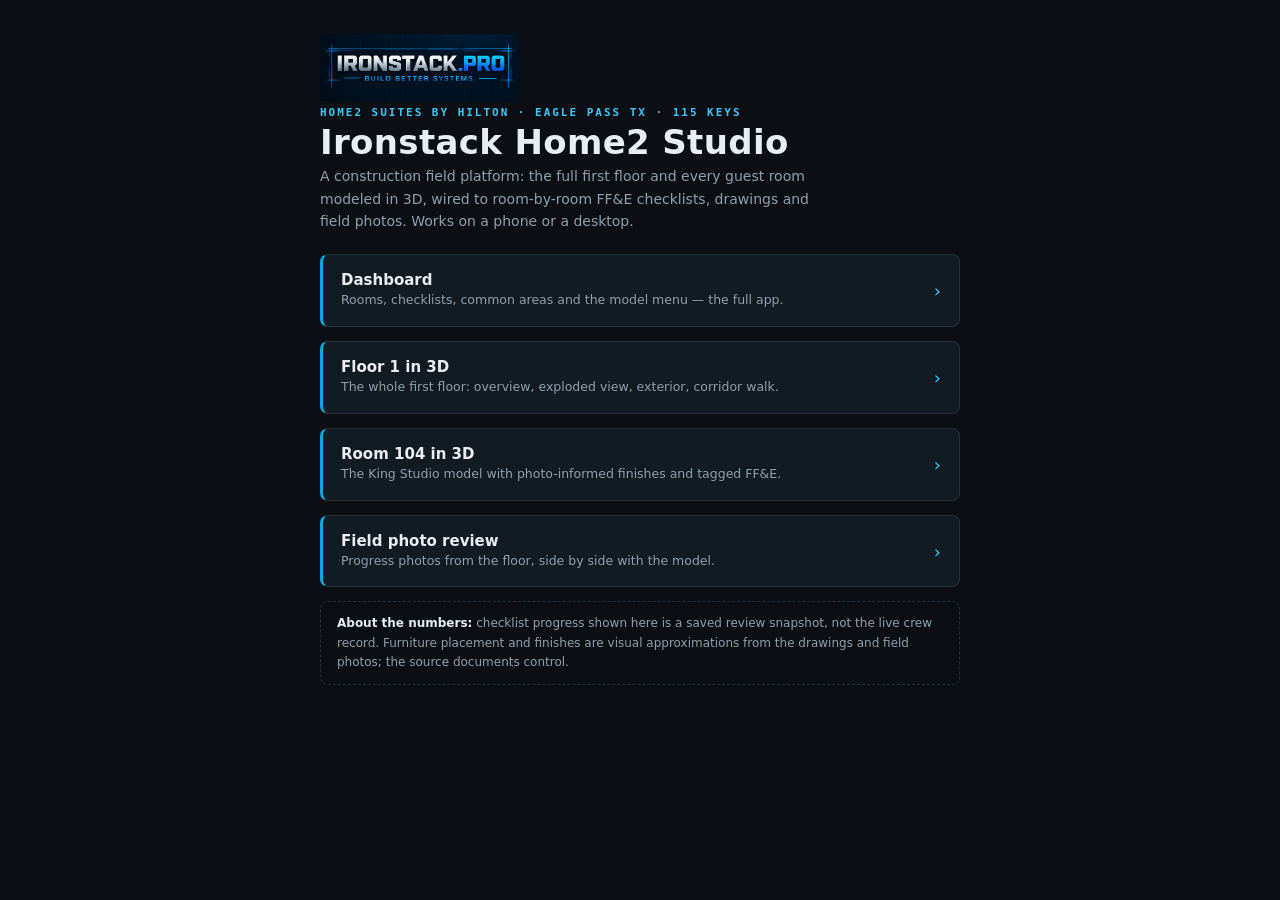
<file: index.html>
<!doctype html>
<html lang="en">
<head>
<meta charset="utf-8">
<meta name="viewport" content="width=device-width, initial-scale=1, viewport-fit=cover">
<meta name="theme-color" content="#0b0f13">
<title>Ironstack Home2 Studio</title>
<link rel="icon" href="brand/ironstack-icon.svg">
<link rel="manifest" href="manifest.webmanifest">
<link rel="apple-touch-icon" href="icons-app-180.png">
<meta name="apple-mobile-web-app-capable" content="yes">
<meta name="apple-mobile-web-app-status-bar-style" content="black-translucent">
<meta name="apple-mobile-web-app-title" content="Home2 Studio">
<style>
/* Layout: one narrow column — a site placard, then door cards into the app. */
:root{
  --bg:#0b0f13; --panel:#121a22; --ink:#e8eef3; --mut:#8fa0ad;
  --line:#243240; --cyan:#3fc6f5; --cyanhi:#02a9e0;
  color-scheme:dark;
}
body{background:var(--bg);color:var(--ink);font-family:"Segoe UI",system-ui,-apple-system,sans-serif;
  margin:0;padding:34px 18px calc(34px + env(safe-area-inset-bottom,0px))}
.wrap{max-width:640px;margin:0 auto;display:flex;flex-direction:column;gap:14px}
.brandrow{display:flex;align-items:center;gap:12px;margin-bottom:4px}
.brandrow img{width:200px;max-width:60vw;height:auto}
.kicker{font:600 11px/1.5 ui-monospace,Consolas,monospace;letter-spacing:.18em;color:var(--cyan);text-transform:uppercase}
h1{font-size:clamp(26px,5vw,34px);line-height:1.12;margin:2px 0 4px;letter-spacing:.01em;text-wrap:balance}
.sub{color:var(--mut);font-size:14px;line-height:1.6;margin:0 0 8px;max-width:56ch}
a.door{display:flex;align-items:center;gap:16px;padding:16px 18px;background:var(--panel);
  border:1px solid var(--line);border-left:3px solid var(--cyanhi);border-radius:8px;
  text-decoration:none;color:var(--ink)}
a.door:hover{border-color:var(--cyanhi)}
a.door:focus-visible{outline:2px solid var(--cyanhi);outline-offset:2px}
a.door b{display:block;font-size:15px;margin-bottom:2px}
a.door span{display:block;color:var(--mut);font-size:12.5px;line-height:1.5}
a.door .go{margin-left:auto;color:var(--cyan);font-size:18px;flex:none}
.note{border:1px dashed var(--line);border-radius:8px;padding:12px 16px;color:var(--mut);
  font-size:12px;line-height:1.6}
.note b{color:var(--ink);font-weight:600}
</style>
</head>
<body>
<div class="wrap">
  <div>
    <div class="brandrow"><img src="brand/ironstack-logo.png" alt="ironstack.pro — build better systems"></div>
    <div class="kicker">Home2 Suites by Hilton &middot; Eagle Pass TX &middot; 115 keys</div>
    <h1>Ironstack Home2 Studio</h1>
    <p class="sub">A construction field platform: the full first floor and every guest room
    modeled in 3D, wired to room-by-room FF&amp;E checklists, drawings and field photos.
    Works on a phone or a desktop.</p>
  </div>
  <a class="door" href="platform/index.html">
    <div><b>Dashboard</b><span>Rooms, checklists, common areas and the model menu &mdash; the full app.</span></div>
    <div class="go">&rsaquo;</div>
  </a>
  <a class="door" href="platform/index.html#/bim/floor1">
    <div><b>Floor 1 in 3D</b><span>The whole first floor: overview, exploded view, exterior, corridor walk.</span></div>
    <div class="go">&rsaquo;</div>
  </a>
  <a class="door" href="platform/room3d.html?room=104&amp;view=iso">
    <div><b>Room 104 in 3D</b><span>The King Studio model with photo-informed finishes and tagged FF&amp;E.</span></div>
    <div class="go">&rsaquo;</div>
  </a>
  <a class="door" href="review.html">
    <div><b>Field photo review</b><span>Progress photos from the floor, side by side with the model.</span></div>
    <div class="go">&rsaquo;</div>
  </a>
  <div class="note"><b>About the numbers:</b> checklist progress shown here is a saved
  review snapshot, not the live crew record. Furniture placement and finishes are
  visual approximations from the drawings and field photos; the source documents control.</div>
</div>
</body>
</html>
</file>
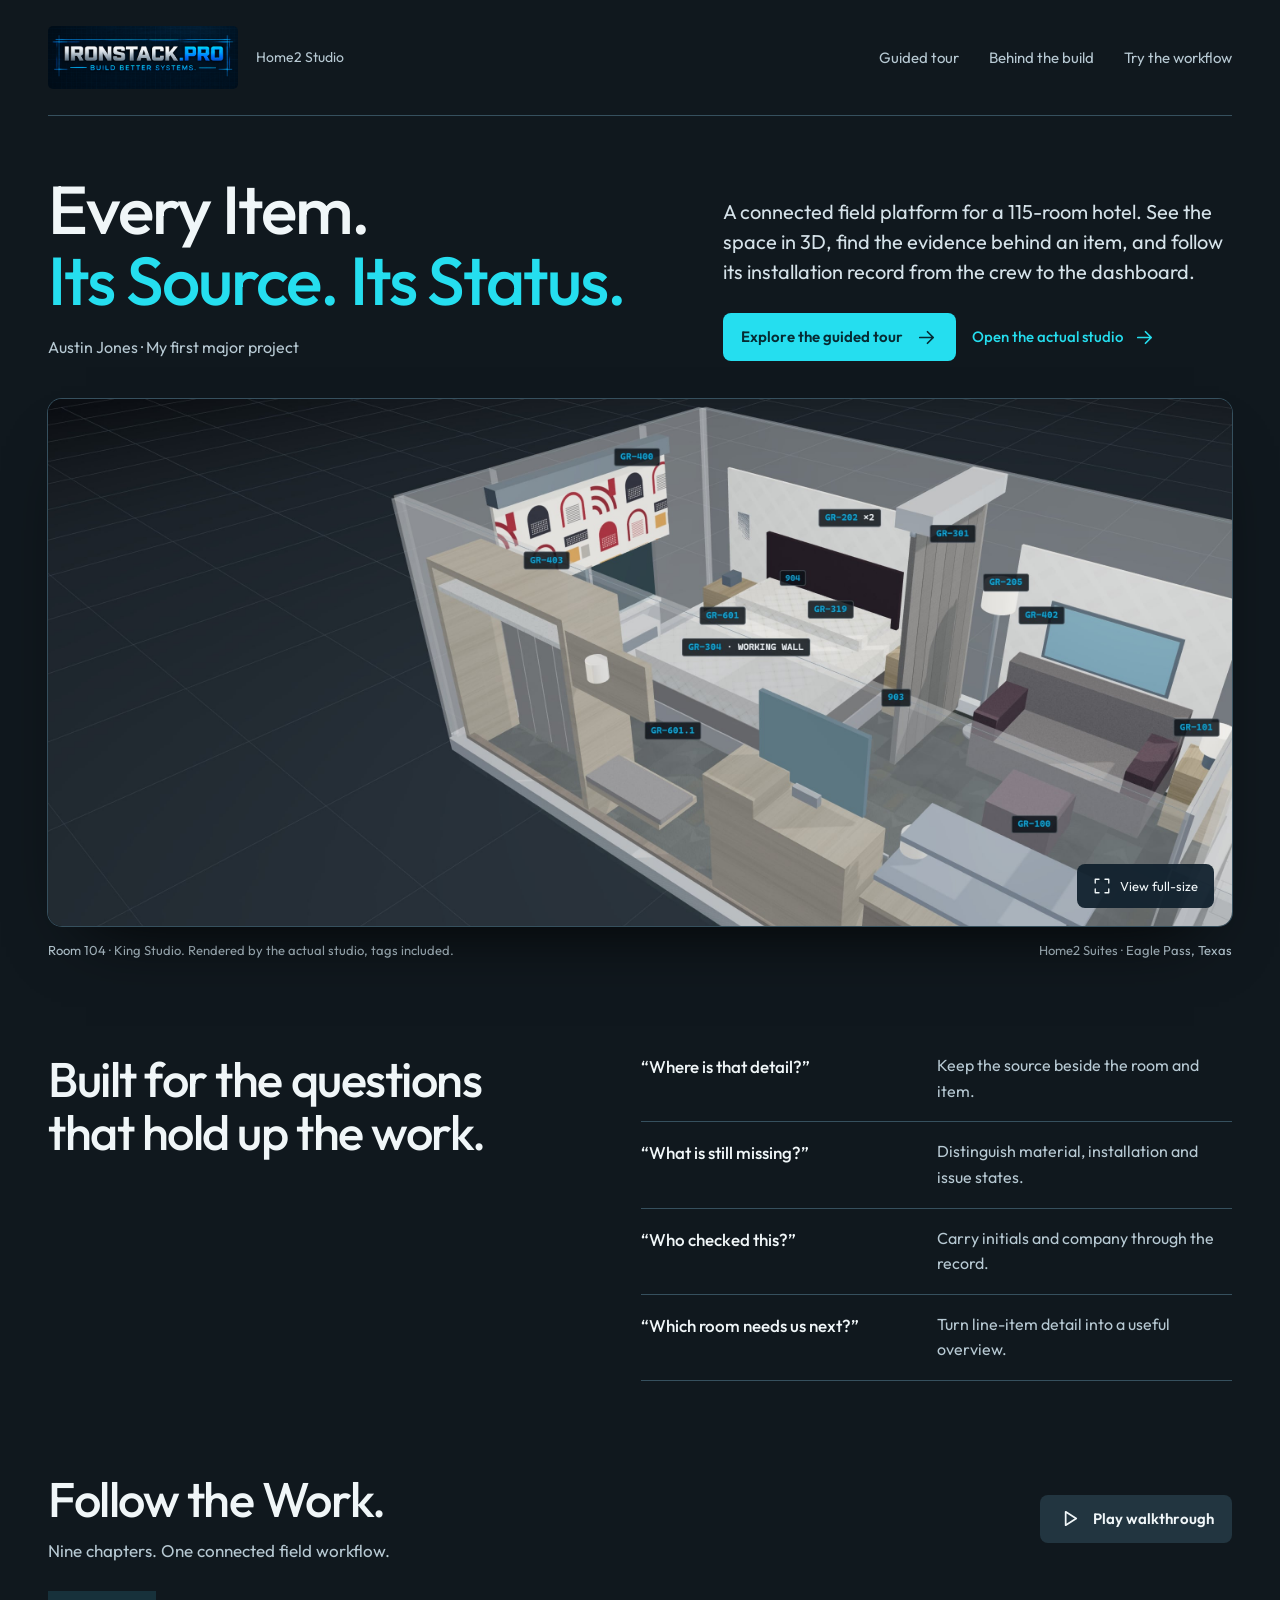
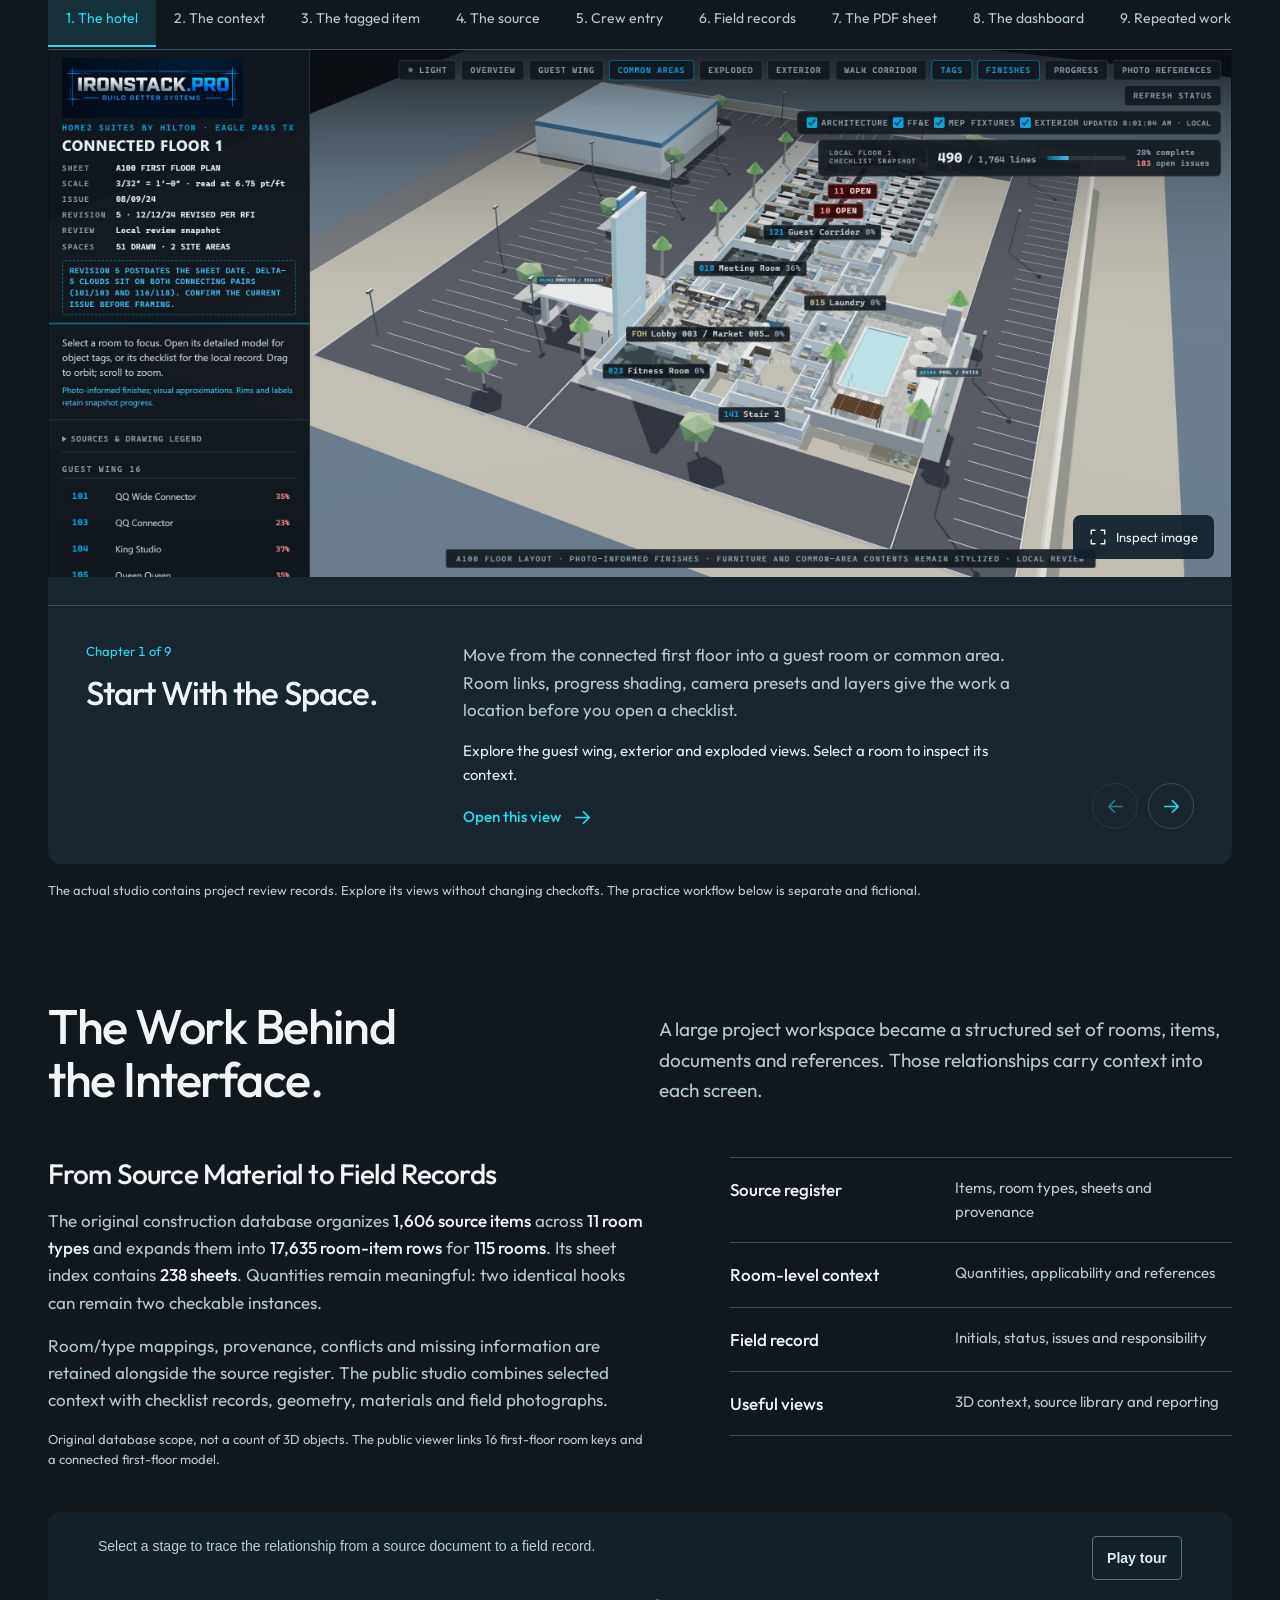
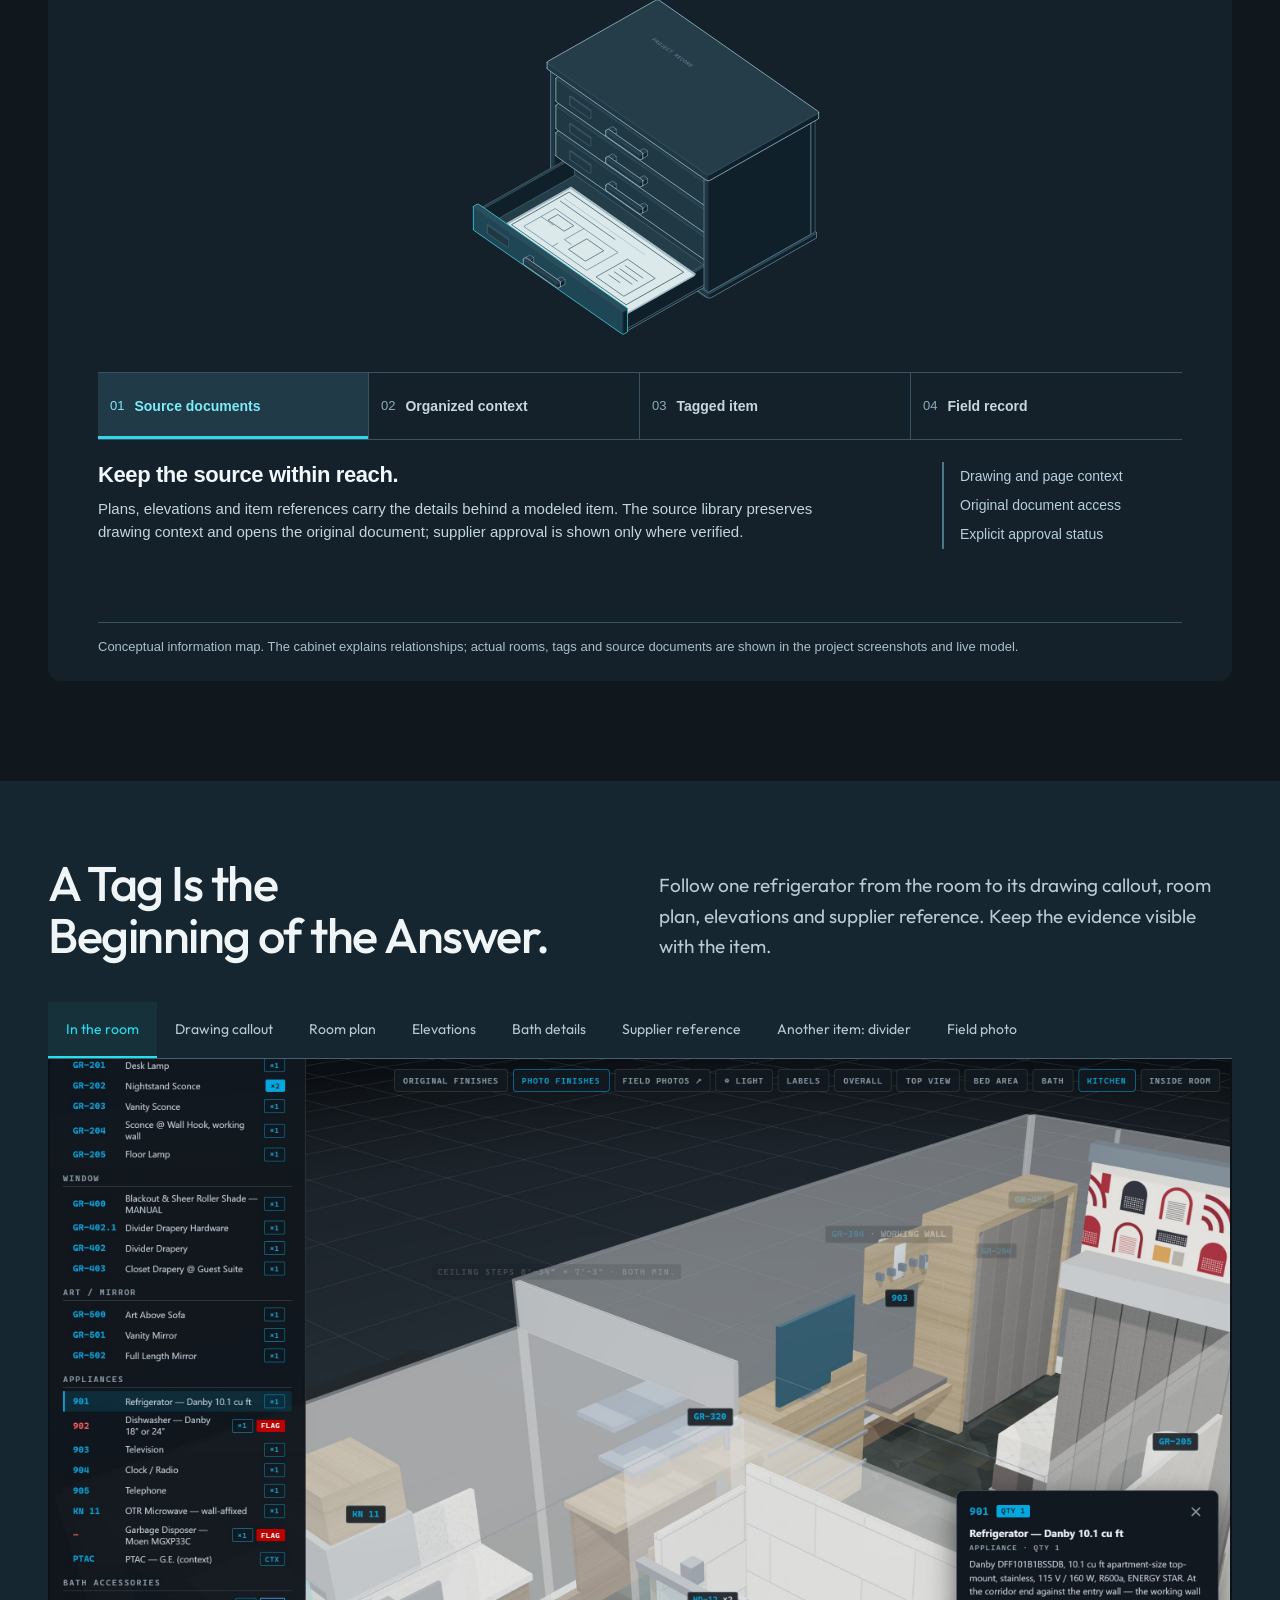
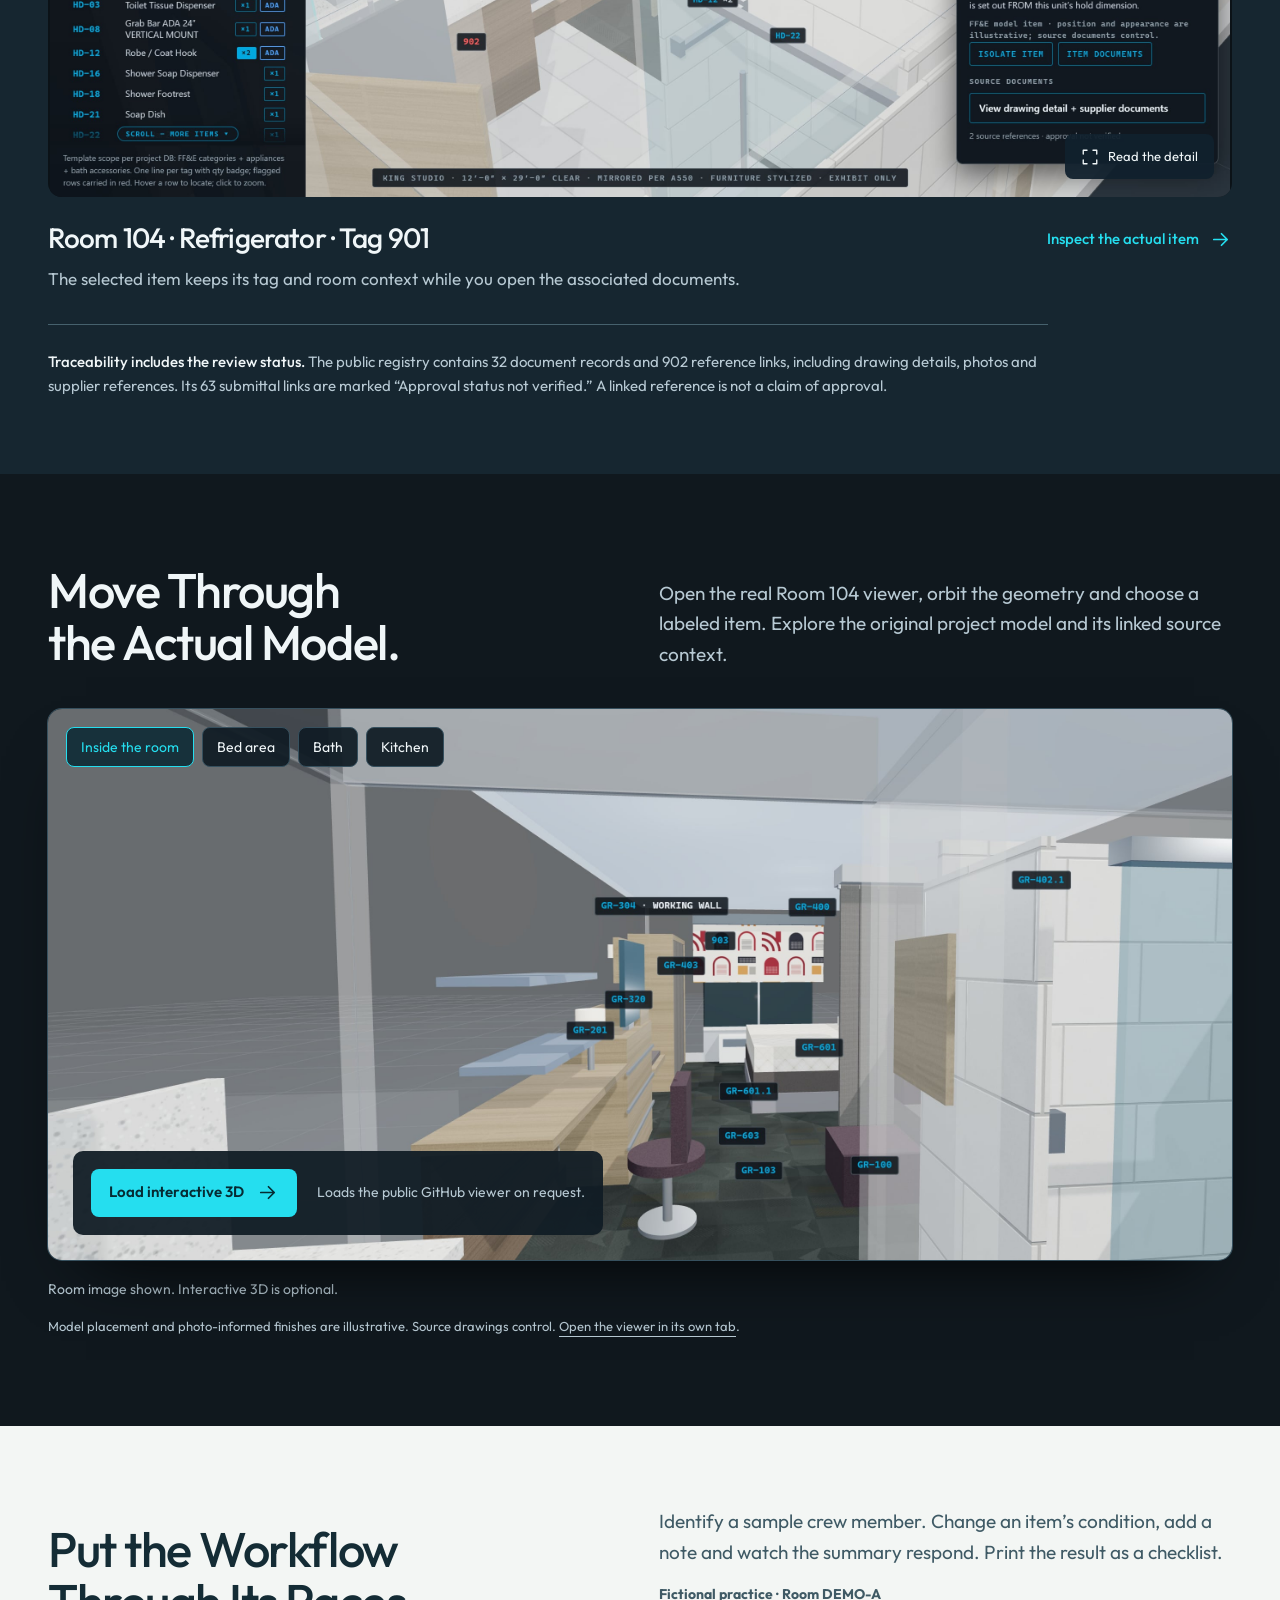
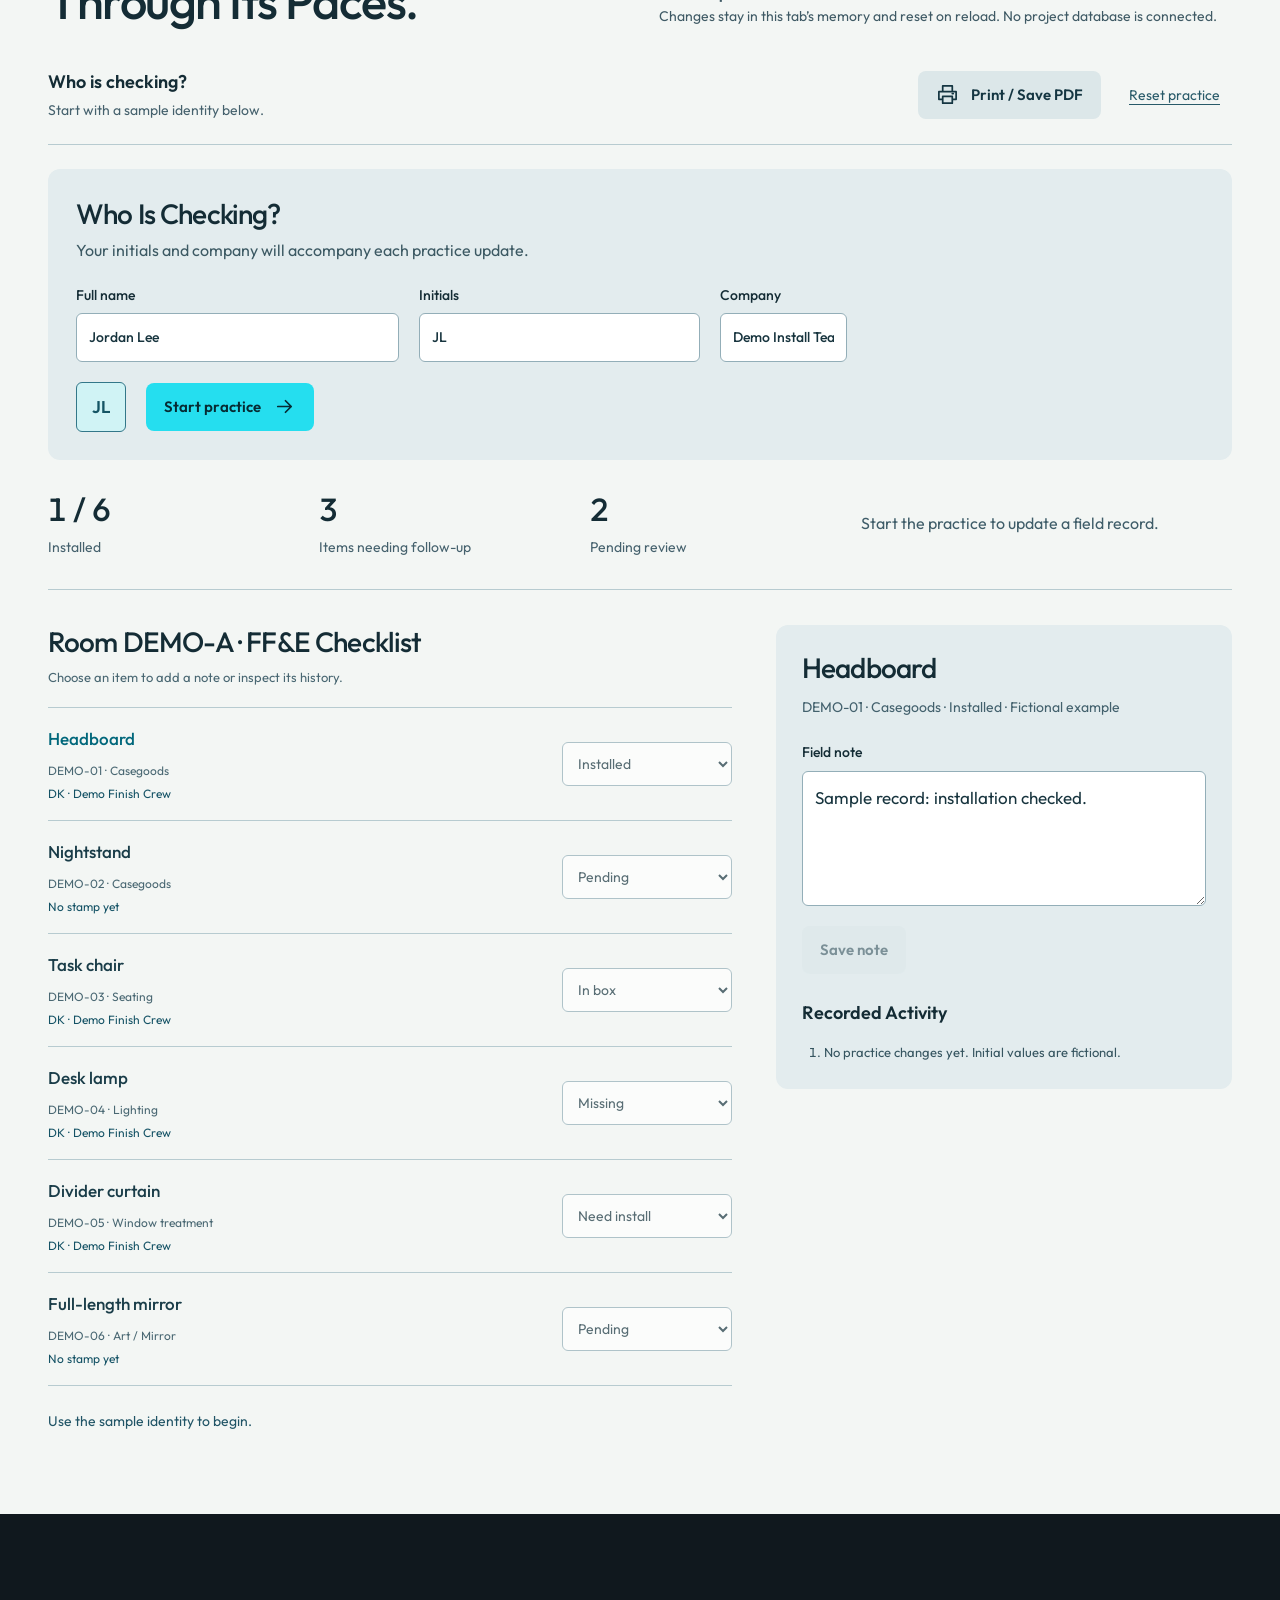
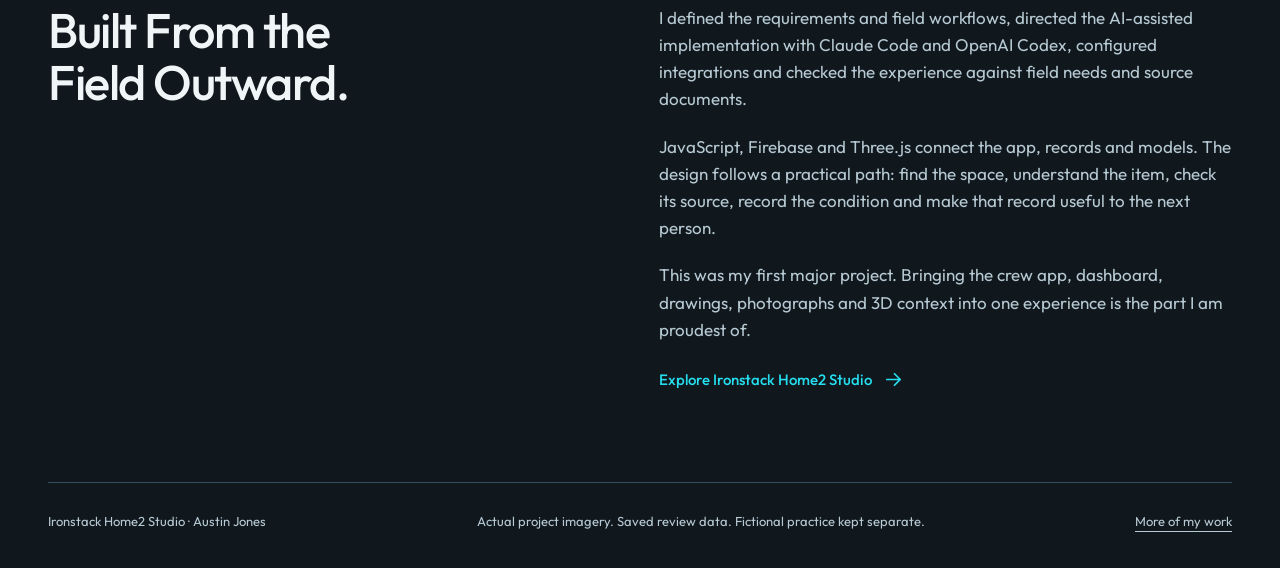
<file: showcase/index.html>
<!doctype html>
<html lang="en">
<head>
  <meta charset="utf-8">
  <meta name="viewport" content="width=device-width, initial-scale=1">
  <meta name="description" content="Explore Austin Jones's Ironstack Home2 Studio: structured construction context, source-linked 3D rooms, crew checklists, PDF field sheets and project reporting. Try a separate fictional crew workflow.">
  <title>Ironstack Home2 Studio — Every Item. Its Source. Its Status.</title>
  <link rel="preload" href="assets/outfit-latin.woff2" as="font" type="font/woff2" crossorigin>
  <link rel="stylesheet" href="showcase.css?v=20261114-3">
  <script src="showcase.js?v=20261114-3" defer></script>
</head>
<body>
  <svg class="icon-definitions" aria-hidden="true"><defs>
    <symbol id="arrow" viewBox="0 0 24 24"><path d="M5 12h14m-6-6 6 6-6 6"/></symbol>
    <symbol id="expand" viewBox="0 0 24 24"><path d="M8 3H3v5m13-5h5v5M3 16v5h5m13-5v5h-5"/></symbol>
    <symbol id="close" viewBox="0 0 24 24"><path d="m6 6 12 12M18 6 6 18"/></symbol>
    <symbol id="play" viewBox="0 0 24 24"><path d="m8 5 11 7-11 7Z"/></symbol>
    <symbol id="print" viewBox="0 0 24 24"><path d="M7 8V3h10v5M7 17H3V9h18v8h-4M7 14h10v7H7Z"/><path d="M17 11h1"/></symbol>
  </defs></svg>
  <a class="skip" href="#main">Skip to content</a>
  <header class="site-header wrap">
    <a class="brand" href="#main" aria-label="Ironstack Home2 Studio home"><img src="assets/ironstack-logo.png" alt="Ironstack.pro — Build better systems" width="190" height="63"><small>Home2 Studio</small></a>
    <nav aria-label="Main navigation"><a href="#tour">Guided tour</a><a href="#context">Behind the build</a><a href="#practice">Try the workflow</a></nav>
  </header>
  <main id="main">
    <section class="hero wrap" aria-labelledby="hero-title">
      <div class="hero-intro"><div><h1 id="hero-title">Every Item.<br><span>Its Source. Its Status.</span></h1><p class="byline">Austin Jones · My first major project</p></div><div class="hero-copy"><p>A connected field platform for a 115-room hotel. See the space in 3D, find the evidence behind an item, and follow its installation record from the crew to the dashboard.</p><div class="actions"><a class="button primary" href="#tour">Explore the guided tour <svg><use href="#arrow"/></svg></a><a class="text-link" href="https://sh0t250.github.io/ironstack-home2-studio-live/" target="_blank" rel="noopener noreferrer">Open the actual studio <svg><use href="#arrow"/></svg></a></div></div></div>
      <button class="hero-art image-button" type="button" data-gallery="assets/room-104-bed.jpg" data-caption="Room 104, bed-area view, rendered by the actual Ironstack Home2 Studio. Viewer panels are hidden here; the tags are the studio’s own. Select one in the live viewer to open its sources."><img src="assets/room-104-bed.jpg" alt="Actual Room 104 King Studio model, bed-area view, with FF&amp;E tags on the headboard, sconces, sofa, drapery and television." width="2880" height="1284" fetchpriority="high"><span class="enlarge"><svg><use href="#expand"/></svg> View full-size</span></button>
      <div class="hero-caption"><p>Room 104 · King Studio. Rendered by the actual studio, tags included.</p><p>Home2 Suites · Eagle Pass, Texas</p></div>
    </section>

    <section class="problems wrap" aria-labelledby="problems-title"><h2 id="problems-title">Built for the questions<br>that hold up the work.</h2><div class="problem-lines"><p><strong>“Where is that detail?”</strong><span>Keep the source beside the room and item.</span></p><p><strong>“What is still missing?”</strong><span>Distinguish material, installation and issue states.</span></p><p><strong>“Who checked this?”</strong><span>Carry initials and company through the record.</span></p><p><strong>“Which room needs us next?”</strong><span>Turn line-item detail into a useful overview.</span></p></div></section>

    <section class="tour wrap" id="tour" aria-labelledby="tour-title" aria-roledescription="carousel">
      <div class="section-top"><div><h2 id="tour-title">Follow the Work.</h2><p>Nine chapters. One connected field workflow.</p></div><button id="play-tour" class="button secondary" type="button" aria-pressed="false"><svg><use href="#play"/></svg><span>Play walkthrough</span></button></div>
      <div class="tour-tabs" role="tablist" aria-label="Guided tour chapters">
        <button id="chapter-0" role="tab" aria-selected="true" aria-controls="tour-panel" tabindex="0" data-chapter="0">1. The hotel</button>
        <button id="chapter-1" role="tab" aria-selected="false" aria-controls="tour-panel" tabindex="-1" data-chapter="1">2. The context</button>
        <button id="chapter-2" role="tab" aria-selected="false" aria-controls="tour-panel" tabindex="-1" data-chapter="2">3. The tagged item</button>
        <button id="chapter-3" role="tab" aria-selected="false" aria-controls="tour-panel" tabindex="-1" data-chapter="3">4. The source</button>
        <button id="chapter-4" role="tab" aria-selected="false" aria-controls="tour-panel" tabindex="-1" data-chapter="4">5. Crew entry</button>
        <button id="chapter-5" role="tab" aria-selected="false" aria-controls="tour-panel" tabindex="-1" data-chapter="5">6. Field records</button>
        <button id="chapter-6" role="tab" aria-selected="false" aria-controls="tour-panel" tabindex="-1" data-chapter="6">7. The PDF sheet</button>
        <button id="chapter-7" role="tab" aria-selected="false" aria-controls="tour-panel" tabindex="-1" data-chapter="7">8. The dashboard</button>
        <button id="chapter-8" role="tab" aria-selected="false" aria-controls="tour-panel" tabindex="-1" data-chapter="8">9. Repeated work</button>
      </div>
      <div id="tour-panel" role="tabpanel" aria-labelledby="chapter-0" tabindex="0">
        <button id="tour-media" class="tour-media image-button" type="button" data-gallery="assets/floor-common.jpg" data-caption="Actual connected first-floor model: lobby, pool, guest corridor and guest rooms with room labels and open-issue markers."><img id="tour-image" src="assets/floor-common.jpg" alt="Actual connected first-floor model: lobby, pool, guest corridor and guest rooms with room labels and open-issue markers." width="2880" height="1284" loading="lazy"><span class="enlarge"><svg><use href="#expand"/></svg> Inspect image</span></button>
        <div id="tour-views" class="view-chips" role="group" aria-label="Views in this chapter"></div>
        <div class="tour-bottom"><div><p id="chapter-count" class="chapter-count" aria-live="polite">Chapter 1 of 9</p><h3 id="chapter-title">Start With the Space.</h3></div><div><p id="chapter-copy">Move from the connected first floor into a guest room or common area. Room links, progress shading, camera presets and layers give the work a location before you open a checklist.</p><p id="chapter-prompt" class="tour-prompt">Explore the guest wing, exterior and exploded views. Select a room to inspect its context.</p><a id="chapter-link" class="text-link" href="https://sh0t250.github.io/ironstack-home2-studio-live/platform/floor3d.html" target="_blank" rel="noopener noreferrer">Open this view <svg><use href="#arrow"/></svg></a></div><div class="tour-controls"><button id="previous" type="button" aria-label="Previous chapter" disabled><svg class="back-arrow"><use href="#arrow"/></svg></button><button id="next" type="button" aria-label="Next chapter"><svg><use href="#arrow"/></svg></button></div></div>
      </div>
      <p class="small tour-note">The actual studio contains project review records. Explore its views without changing checkoffs. The practice workflow below is separate and fictional.</p>
    </section>

    <section class="context wrap" id="context" aria-labelledby="context-title"><div class="section-lead"><h2 id="context-title">The Work Behind<br>the Interface.</h2><p>A large project workspace became a structured set of rooms, items, documents and references. Those relationships carry context into each screen.</p></div>
      <div class="database-story"><div><h3>From Source Material to Field Records</h3><p>The original construction database organizes <strong>1,606 source items</strong> across <strong>11 room types</strong> and expands them into <strong>17,635 room-item rows</strong> for <strong>115 rooms</strong>. Its sheet index contains <strong>238 sheets</strong>. Quantities remain meaningful: two identical hooks can remain two checkable instances.</p><p>Room/type mappings, provenance, conflicts and missing information are retained alongside the source register. The public studio combines selected context with checklist records, geometry, materials and field photographs.</p><p class="small">Original database scope, not a count of 3D objects. The public viewer links 16 first-floor room keys and a connected first-floor model.</p></div><div class="context-chain"><p><strong>Source register</strong><span>Items, room types, sheets and provenance</span></p><p><strong>Room-level context</strong><span>Quantities, applicability and references</span></p><p><strong>Field record</strong><span>Initials, status, issues and responsibility</span></p><p><strong>Useful views</strong><span>3D context, source library and reporting</span></p></div></div>
      <iframe id="context-figure" class="context-figure" src="figure/index.html" title="Interactive explanation of how project context becomes a field record" loading="lazy"></iframe>
    </section>

    <section class="source-section" id="sources" aria-labelledby="sources-title"><div class="wrap"><div class="section-lead"><h2 id="sources-title">A Tag Is the<br>Beginning of the Answer.</h2><p>Follow one refrigerator from the room to its drawing callout, room plan, elevations and supplier reference. Keep the evidence visible with the item.</p></div><div class="source-tabs" role="tablist" aria-label="Project evidence views"><button id="source-0" data-source="0" role="tab" aria-selected="true" aria-controls="source-panel" tabindex="0">In the room</button><button id="source-1" data-source="1" role="tab" aria-selected="false" aria-controls="source-panel" tabindex="-1">Drawing callout</button><button id="source-2" data-source="2" role="tab" aria-selected="false" aria-controls="source-panel" tabindex="-1">Room plan</button><button id="source-3" data-source="3" role="tab" aria-selected="false" aria-controls="source-panel" tabindex="-1">Elevations</button><button id="source-4" data-source="4" role="tab" aria-selected="false" aria-controls="source-panel" tabindex="-1">Bath details</button><button id="source-5" data-source="5" role="tab" aria-selected="false" aria-controls="source-panel" tabindex="-1">Supplier reference</button><button id="source-6" data-source="6" role="tab" aria-selected="false" aria-controls="source-panel" tabindex="-1">Another item: divider</button><button id="source-7" data-source="7" role="tab" aria-selected="false" aria-controls="source-panel" tabindex="-1">Field photo</button></div><div id="source-panel" role="tabpanel" aria-labelledby="source-0" tabindex="0"><button class="source-media image-button" id="source-media" type="button" data-gallery="assets/item-901-room.jpg" data-caption="Room 104 refrigerator tag 901, selected in the actual model."><img id="source-image" src="assets/item-901-room.jpg" alt="Room 104 refrigerator tag 901 selected in the actual model, with its item card and source-document links." width="2880" height="1800" loading="lazy"><span class="enlarge"><svg><use href="#expand"/></svg> Read the detail</span></button><div class="source-caption"><div><h3 id="source-title">Room 104 · Refrigerator · Tag 901</h3><p id="source-copy">The selected item keeps its tag and room context while you open the associated documents.</p></div><a id="source-link" class="text-link" href="https://sh0t250.github.io/ironstack-home2-studio-live/platform/room3d.html?room=104&amp;view=iso&amp;tag=901" target="_blank" rel="noopener noreferrer">Inspect the actual item <svg><use href="#arrow"/></svg></a></div></div><p class="source-status"><strong>Traceability includes the review status.</strong> The public registry contains 32 document records and 902 reference links, including drawing details, photos and supplier references. Its 63 submittal links are marked “Approval status not verified.” A linked reference is not a claim of approval.</p></div></section>

    <section class="model-section wrap" aria-labelledby="model-title"><div class="section-lead"><h2 id="model-title">Move Through<br>the Actual Model.</h2><p>Open the real Room 104 viewer, orbit the geometry and choose a labeled item. Explore the original project model and its linked source context.</p></div><div id="model-stage" class="model-stage"><img id="model-image" src="assets/room-104-inside.jpg" alt="Actual eye-level Room 104 model view from the entry, looking past the working wall to the bed and window." width="2880" height="1284" loading="lazy"><div id="model-views" class="view-chips stage-chips" role="group" aria-label="Room image views"></div><div class="model-load"><button id="load-model" class="button primary" type="button"><span id="model-load-label">Load interactive 3D</span> <svg><use href="#arrow"/></svg></button><p>Loads the public GitHub viewer on request.</p></div></div><div class="model-tools"><button id="show-room-image" class="button secondary" type="button" aria-controls="model-stage" hidden>Show room image</button><p id="model-status" role="status">Room image shown. Interactive 3D is optional.</p></div><p class="small">Model placement and photo-informed finishes are illustrative. Source drawings control. <a href="https://sh0t250.github.io/ironstack-home2-studio-live/platform/room3d.html?room=104&amp;view=iso" target="_blank" rel="noopener noreferrer">Open the viewer in its own tab</a>.</p></section>

    <section class="practice-section" id="practice" aria-labelledby="practice-title"><div class="wrap"><div class="section-lead"><h2 id="practice-title">Put the Workflow<br>Through Its Paces.</h2><div><p>Identify a sample crew member. Change an item’s condition, add a note and watch the summary respond. Print the result as a checklist.</p><p class="practice-disclosure"><strong>Fictional practice · Room DEMO-A</strong><br>Changes stay in this tab’s memory and reset on reload. No project database is connected.</p></div></div>
      <div class="practice-toolbar"><div id="identity-summary"><strong>Who is checking?</strong><span>Start with a sample identity below.</span></div><div class="actions"><button id="switch-identity" class="button paper-button" type="button" hidden>Switch user</button><button id="print-checklist" class="button paper-button" type="button"><svg><use href="#print"/></svg> Print / Save PDF</button><button id="reset-practice" class="quiet-button" type="button">Reset practice</button></div></div>
      <form id="identity-form" class="identity-form"><div class="form-intro"><h3>Who Is Checking?</h3><p>Your initials and company will accompany each practice update.</p></div><label>Full name<input id="crew-name" name="crewName" value="Jordan Lee" maxlength="70" required autocomplete="off"></label><label>Initials<input id="crew-initials" name="initials" value="JL" maxlength="3" pattern="[A-Za-z0-9]{1,3}" required autocomplete="off"></label><label>Company<input id="crew-company" name="company" value="Demo Install Team" maxlength="90" required autocomplete="off"></label><div class="identity-action"><span id="stamp-preview" aria-label="Initials stamp preview">JL</span><button class="button primary" type="submit">Start practice <svg><use href="#arrow"/></svg></button></div></form>
      <div class="practice-summary" aria-live="polite"><div><strong id="installed-count">1 / 6</strong><span>Installed</span></div><div><strong id="issue-count">3</strong><span>Items needing follow-up</span></div><div><strong id="pending-count">2</strong><span>Pending review</span></div><p id="summary-next">Start the practice to update a field record.</p></div>
      <div class="practice-workspace"><div><h3>Room DEMO-A · FF&amp;E Checklist</h3><p class="small">Choose an item to add a note or inspect its history.</p><div id="practice-items" class="practice-items"></div></div><aside id="item-detail" class="item-detail" aria-labelledby="detail-title"><h3 id="detail-title">Select an Item</h3><p id="detail-context"></p><label for="item-note">Field note</label><textarea id="item-note" rows="4" maxlength="500" placeholder="Describe the condition or the next action." disabled></textarea><button id="save-note" class="button paper-button" type="button" disabled>Save note</button><h4>Recorded Activity</h4><ol id="item-history" class="item-history"></ol></aside></div><p id="practice-message" class="practice-message" role="status">Use the sample identity to begin.</p>
    </div></section>

    <section class="built wrap" aria-labelledby="built-title"><h2 id="built-title">Built From the<br>Field Outward.</h2><div><p>I defined the requirements and field workflows, directed the AI-assisted implementation with Claude Code and OpenAI Codex, configured integrations and checked the experience against field needs and source documents.</p><p>JavaScript, Firebase and Three.js connect the app, records and models. The design follows a practical path: find the space, understand the item, check its source, record the condition and make that record useful to the next person.</p><p>This was my first major project. Bringing the crew app, dashboard, drawings, photographs and 3D context into one experience is the part I am proudest of.</p><a class="text-link" href="https://sh0t250.github.io/ironstack-home2-studio-live/" target="_blank" rel="noopener noreferrer">Explore Ironstack Home2 Studio <svg><use href="#arrow"/></svg></a></div></section>
  </main>
  <footer class="wrap"><p>Ironstack Home2 Studio · Austin Jones</p><p>Actual project imagery. Saved review data. Fictional practice kept separate.</p><a href="https://austin.ironstack.pro/" target="_blank" rel="noopener noreferrer">More of my work</a></footer>
  <section id="print-output" aria-label="Printable practice checklist"></section>
  <dialog id="image-dialog" aria-label="Full-size project image"><div class="dialog-bar"><p id="dialog-caption"></p><button id="close-image" class="icon-button" type="button" aria-label="Close image"><svg><use href="#close"/></svg></button></div><img id="dialog-image" src="assets/room-104-bed.jpg" alt=""></dialog>
</body>
</html>
</file>
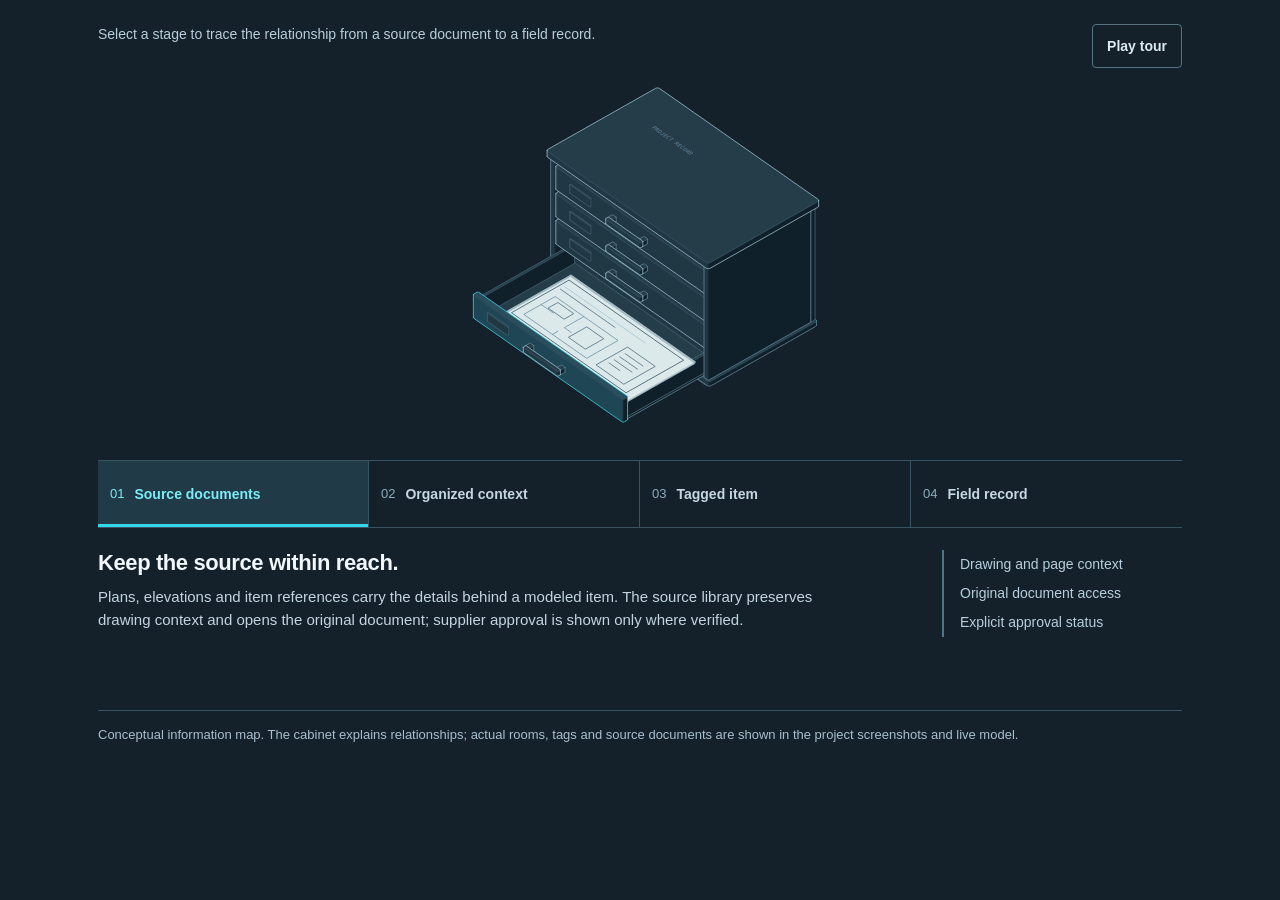
<file: showcase/figure/index.html>
<!doctype html><html lang="en"><head><meta charset="utf-8"><meta name="viewport" content="width=device-width,initial-scale=1"><meta name="color-scheme" content="dark light"><title>How the information connects · Ironstack</title><style>
.iso{
  --anatomy-page:#0b0b0b;--anatomy-card:#131313;--anatomy-text:#a3a3a3;--anatomy-strong:#e6e6e6;--anatomy-muted:#6e6e6e;
  --anatomy-paper:#131313;--anatomy-face:#1b1b1b;--anatomy-top:#1c1c1c;
  --anatomy-shade-0:#0f0f0f;--anatomy-shade-1:#121212;--anatomy-shade-2:#151515;--anatomy-shade-3:#181818;
  --anatomy-lit-top:#262626;--anatomy-lit-shade:#1d1d1d;
  --anatomy-hi:#d4d4d4;--anatomy-mid:#6a6a6a;--anatomy-lo:#3e3e3e;--anatomy-faint:#2a2a2a;--anatomy-lit:#ffffff;
  --anatomy-halo:#050505;--anatomy-halo-opacity:.9;--anatomy-dot:#e6e6e6;
  --anatomy-red:#ff6b6b;--anatomy-green:#6be0a0;--anatomy-blue:#6b9bff;
  --anatomy-weight:.6px;--anatomy-ease:cubic-bezier(.32,.72,0,1);
  --anatomy-mono:ui-monospace,"SF Mono",Menlo,Consolas,monospace;
  --anatomy-lift:inset 0 1px 0 0 #ffffff0a,inset 0 0 0 1px #ffffff06,0 0 0 1px #00000026,0 1px 1px -.5px #00000014,0 3px 3px -1.5px #00000014,0 6px 6px -3px #00000014,0 12px 12px -6px #00000014;
}
.iso[data-theme="light"]{
  --anatomy-page:#f2f2ef;--anatomy-card:#fbfbfa;--anatomy-text:#57575a;--anatomy-strong:#18181a;--anatomy-muted:#8c8c90;
  --anatomy-paper:#fbfbfa;--anatomy-face:#ffffff;--anatomy-top:#ffffff;
  --anatomy-shade-0:#dcdcd9;--anatomy-shade-1:#e5e5e2;--anatomy-shade-2:#ededea;--anatomy-shade-3:#f4f4f1;
  --anatomy-lit-top:#ffffff;--anatomy-lit-shade:#eeeeeb;
  --anatomy-hi:#26262a;--anatomy-mid:#8a8a8f;--anatomy-lo:#b4b4b8;--anatomy-faint:#d4d4d6;--anatomy-lit:#000000;
  --anatomy-halo:#8a8a80;--anatomy-halo-opacity:.32;--anatomy-dot:#3a3a3e;
  --anatomy-red:#e5484d;--anatomy-green:#30a46c;--anatomy-blue:#3e63dd;
  --anatomy-lift:inset 0 1px 0 0 #ffffff,0 0 0 1px #0000000f,0 1px 1px -.5px #0000000a,0 3px 3px -1.5px #0000000a,0 6px 6px -3px #0000000a,0 12px 12px -6px #0000000a;
}
.iso-svg{display:block;width:100%;height:auto;overflow:visible}
.iso-svg path,.iso-svg circle{vector-effect:non-scaling-stroke}
.iso-fill{fill:var(--anatomy-paper);stroke:none}
.iso-solid[data-lit]>.iso-fill{fill:var(--anatomy-face)}
.iso-shade,.iso-top{stroke:none}
.iso-shade[data-shade="0"]{fill:var(--anatomy-shade-0)}
.iso-shade[data-shade="1"]{fill:var(--anatomy-shade-1)}
.iso-shade[data-shade="2"]{fill:var(--anatomy-shade-2)}
.iso-shade[data-shade="3"]{fill:var(--anatomy-shade-3)}
.iso-top{fill:var(--anatomy-top)}
.iso-solid[data-lit]>.iso-top{fill:var(--anatomy-lit-top)}
.iso-solid[data-lit]>.iso-shade{fill:var(--anatomy-lit-shade)}
.iso-solid[data-seamless]>.iso-shade,.iso-solid[data-seamless]>.iso-top{stroke-width:.4;stroke-linejoin:round}
.iso-solid[data-seamless]>.iso-shade[data-shade="0"]{stroke:var(--anatomy-shade-0)}
.iso-solid[data-seamless]>.iso-shade[data-shade="1"]{stroke:var(--anatomy-shade-1)}
.iso-solid[data-seamless]>.iso-shade[data-shade="2"]{stroke:var(--anatomy-shade-2)}
.iso-solid[data-seamless]>.iso-shade[data-shade="3"]{stroke:var(--anatomy-shade-3)}
.iso-solid[data-seamless]>.iso-top{stroke:var(--anatomy-top)}
.iso-solid[data-seamless][data-lit]>.iso-top{stroke:var(--anatomy-lit-top)}
.iso-solid[data-seamless][data-lit]>.iso-shade{stroke:var(--anatomy-lit-shade)}
.iso-solid[data-lit]>.iso-edge{stroke:var(--anatomy-lit)}
.iso-halo{fill:var(--anatomy-halo);stroke:none;filter:blur(9px);opacity:var(--anatomy-halo-opacity);transform:translateY(3px)}
.iso-line{fill:none;stroke:var(--anatomy-lo);stroke-width:var(--anatomy-weight);stroke-linecap:round;stroke-linejoin:round}
.iso-line[data-tone="hi"]{stroke:var(--anatomy-hi)}
.iso-line[data-tone="mid"]{stroke:var(--anatomy-mid)}
.iso-line[data-tone="lo"]{stroke:var(--anatomy-lo)}
.iso-line[data-tone="faint"]{stroke:var(--anatomy-faint)}
.iso-line[data-tone="lit"]{stroke:var(--anatomy-lit)}
.iso-line[data-tone="red"]{stroke:var(--anatomy-red)}
.iso-line[data-tone="green"]{stroke:var(--anatomy-green)}
.iso-line[data-tone="blue"]{stroke:var(--anatomy-blue)}
.iso-line[data-dotted]{stroke-dasharray:.01 3.5;stroke-width:1}
.iso-line[data-dashed]{stroke-dasharray:3 3}
.iso-line[data-flow]{stroke-dasharray:2 6}
.iso-wire-end{fill:var(--anatomy-paper);stroke:var(--anatomy-lo);stroke-width:var(--anatomy-weight)}
.iso-wire[data-tone="hi"] .iso-wire-end{stroke:var(--anatomy-hi)}
.iso-wire[data-tone="mid"] .iso-wire-end{stroke:var(--anatomy-mid)}
.iso-wire[data-tone="faint"] .iso-wire-end{stroke:var(--anatomy-faint)}
.iso-wire[data-tone="lit"] .iso-wire-end{stroke:var(--anatomy-lit)}
.iso-dots circle{fill:var(--anatomy-dot);stroke:none;opacity:.32}
.iso-dots[data-tone="hi"] circle{opacity:.85}
.iso-dots[data-tone="mid"] circle{opacity:.45}
.iso-dots[data-tone="lo"] circle{opacity:.22}
.iso-dots[data-tone="faint"] circle{opacity:.12}
.iso-face-text{fill:var(--anatomy-mid);font-family:var(--anatomy-mono);letter-spacing:.04em}
.iso-face-text[data-tone="hi"]{fill:var(--anatomy-hi)}
.iso-face-text[data-tone="lo"]{fill:var(--anatomy-lo)}
.iso-face-text[data-tone="faint"]{fill:var(--anatomy-faint)}
.tb-body{fill:var(--anatomy-shade-2);stroke:none}
.tb-shine{fill:var(--anatomy-top);stroke:none}
.tb-shade{fill:var(--anatomy-shade-0);stroke:none}
.tb-ring{fill:none;stroke:var(--anatomy-lo);stroke-width:.45;stroke-linecap:butt;stroke-linejoin:round}
.tb-ring[data-tone="mid"]{stroke:var(--anatomy-mid)}
.tb-ring[data-tone="faint"]{stroke:var(--anatomy-faint)}
.tb-ring[data-tone="hi"]{stroke:var(--anatomy-hi)}

*{box-sizing:border-box}html,body{margin:0;min-width:280px;background:#14212a}body{font-family:Arial,Helvetica,sans-serif;color:#dfeaf0;font-size:16px;line-height:1.5}.iso{--anatomy-page:#14212a;--anatomy-card:#14212a;--anatomy-text:#c4d5df;--anatomy-strong:#f3f9fc;--anatomy-muted:#a9becb;--anatomy-paper:#1b2b36;--anatomy-face:#213642;--anatomy-top:#253c49;--anatomy-shade-0:#10202a;--anatomy-shade-1:#162833;--anatomy-shade-2:#1c303c;--anatomy-shade-3:#203744;--anatomy-hi:#9fc4d3;--anatomy-mid:#668b9e;--anatomy-lo:#486775;--anatomy-faint:#304d5b;--anatomy-weight:.75px;--anatomy-lit:#38e1f2}.figure-shell{max-width:1140px;margin:auto;padding:24px 28px}.figure-head{display:flex;align-items:flex-start;gap:24px;justify-content:space-between}.figure-head p{margin:0;color:#b8cedb;font-size:14px;max-width:630px}.tour{font:inherit;font-size:14px;font-weight:700;background:transparent;color:#dcecf4;border:1px solid #567384;border-radius:4px;padding:10px 14px;white-space:nowrap;cursor:pointer;min-height:44px}.tour:hover{border-color:#45e1ee;color:#45e1ee}.drawing{max-width:850px;margin:-8px auto -10px}.iso-svg{width:100%;height:auto;max-height:410px}.paper{--anatomy-paper:#d5e2e6;--anatomy-top:#dce9eb;--anatomy-shade-0:#718b96;--anatomy-shade-1:#9bafb6;--anatomy-shade-2:#bacbd0;--anatomy-shade-3:#ccdce0;--anatomy-hi:#476776;--anatomy-lo:#8da8b4;--anatomy-faint:#b1c2ca}.index-tab{--anatomy-top:#4c7586;--anatomy-hi:#a6c9d6}[data-active=true] .drawer-front{--anatomy-hi:#42d9e9;--anatomy-top:#294e5c;--anatomy-shade-3:#1f4655;--anatomy-shade-2:#1b3c4b}[data-active=true] .selected-tab{--anatomy-top:#32ccdf;--anatomy-hi:#76eaf3}.steps{display:grid;grid-template-columns:repeat(4,minmax(0,1fr));border-top:1px solid #385463;border-bottom:1px solid #385463}.step{position:relative;display:flex;align-items:center;gap:10px;text-align:left;padding:16px 12px;color:#c6d7e2;min-height:66px;border:0;border-right:1px solid #385463;background:transparent;font:inherit;font-size:14px;font-weight:700;cursor:pointer}.step:last-child{border-right:0}.number{color:#8cacbd;font-size:13px;font-weight:400;font-variant-numeric:tabular-nums}.step[aria-pressed=true]{background:#203a47;color:#7cecf7;box-shadow:inset 0 -3px #34d7e9}.step[aria-pressed=true] .number{color:#7cecf7}.step:hover{background:#1c323f}.step:focus-visible,.tour:focus-visible{outline:3px solid #79eef6;outline-offset:3px;z-index:1}.explanation{padding:22px 0 4px;display:grid;grid-template-columns:1fr 240px;gap:32px;align-items:start;min-height:170px}.explanation h3{font-size:22px;letter-spacing:-.4px;line-height:1.2;color:#f1f7fa;margin:0 0 10px}.explanation p{font-size:15px;margin:0;max-width:730px;color:#c3d5e0}.facts{list-style:none;padding:0;margin:0;border-left:2px solid #4b7788}.facts li{padding:4px 0 4px 16px;font-size:14px;color:#b7cedd}.concept{margin:12px 0 0;color:#a9bfcd;font-size:13px;border-top:1px solid #385463;padding-top:14px}.iso[data-theme=light]{background:#f2f5f4;color:#213441;--anatomy-paper:#d9e3e7;--anatomy-top:#edf4f5;--anatomy-shade-0:#99aeb9;--anatomy-shade-1:#b7c6ce;--anatomy-shade-2:#c9d6dc;--anatomy-shade-3:#d6e0e4;--anatomy-hi:#294a5b;--anatomy-mid:#537586;--anatomy-lo:#8ba3ae;--anatomy-faint:#afc0c7}.iso[data-theme=light] .figure-head p,.iso[data-theme=light] .concept,.iso[data-theme=light] .facts li,.iso[data-theme=light] .explanation p{color:#465f6d}.iso[data-theme=light] .tour,.iso[data-theme=light] h3,.iso[data-theme=light] .step{color:#213b49}.iso[data-theme=light] .step[aria-pressed=true]{background:#d8edf0;color:#075b69}.iso[data-theme=light] .step[aria-pressed=true] .number{color:#075b69}.iso[data-theme=light] .step:hover{background:#e0edf0}.iso[data-theme=light] [data-active=true] .drawer-front{--anatomy-hi:#147384;--anatomy-top:#b3e5e9;--anatomy-shade-3:#9ad4dc;--anatomy-shade-2:#8cc4ce}@media(max-width:600px){.figure-shell{padding:20px 16px}.figure-head{gap:14px;align-items:center}.figure-head p{font-size:13px}.tour{font-size:13px;padding:10px 12px}.drawing{margin:2px -10px 0}.steps{grid-template-columns:1fr 1fr}.step{padding:13px 10px;min-height:62px}.step:nth-child(2){border-right:0}.step:nth-child(-n+2){border-bottom:1px solid #385463}.explanation{display:block;min-height:280px;padding-top:20px}.explanation h3{font-size:21px}.facts{margin-top:18px}.concept{margin-top:4px}.iso-svg{max-height:none}}@media(prefers-reduced-motion:reduce){*{animation:none!important;transition:none!important}}</style></head><body><main class="iso figure-shell" data-theme="dark"><header class="figure-head"><p>Select a stage to trace the relationship from a source document to a field record.</p><button type="button" class="tour" aria-pressed="false">Play tour</button></header><div class="drawing"><svg xmlns="http://www.w3.org/2000/svg" class="iso-svg" viewBox="0 0 850 510" role="img" aria-label="Conceptual flat-file cabinet with four drawers: source documents, organized project context, tagged item records, and field checklists. Selecting a stage opens its drawer. This is an explanation of information relationships, not the hotel model."><g class="iso-solid"><path class="iso-fill" d="M427.5 213.1L427.6 212.6L428.1 212.3L437.5 206.9L438.1 206.7L438.8 206.6L439.5 206.7L440.1 207L448.6 212.9L448.9 213.3L449 213.8L449 226.5L448.9 226.9L448.4 227.3L439 232.6L438.4 232.8L437.7 232.9L437 232.8L436.4 232.5L427.9 226.6L427.6 226.2L427.5 225.8Z"/><path class="iso-shade" data-shade="0" d="M449 226.5L448.9 226.9L448.9 214.2L449 213.8ZM448.9 226.9L448.4 227.3L448.4 214.6L448.9 214.2ZM448.4 227.3L439 232.6L439 219.9L448.4 214.6ZM439 232.6L438.4 232.8L438.4 220.1L439 219.9Z"/><path class="iso-shade" data-shade="1" d="M438.4 232.8L437.7 232.9L437.7 220.2L438.4 220.1Z"/><path class="iso-shade" data-shade="2" d="M437.7 232.9L437 232.8L437 220.1L437.7 220.2Z"/><path class="iso-shade" data-shade="3" d="M437 232.8L436.4 232.5L436.4 219.8L437 220.1ZM436.4 232.5L427.9 226.6L427.9 213.9L436.4 219.8ZM427.9 226.6L427.6 226.2L427.6 213.5L427.9 213.9ZM427.6 226.2L427.5 225.8L427.5 213.1L427.6 213.5Z"/><path class="iso-top" d="M448.6 212.9L448.9 213.3L449 213.8L448.9 214.2L448.4 214.6L439 219.9L438.4 220.1L437.7 220.2L437 220.1L436.4 219.8L427.9 213.9L427.6 213.5L427.5 213.1L427.6 212.6L428.1 212.3L437.5 206.9L438.1 206.7L438.8 206.6L439.5 206.7L440.1 207Z"/><path class="iso-line iso-crease" data-tone="faint" d="M449 213.8L448.9 214.2L448.4 214.6L439 219.9L438.4 220.1L437.7 220.2L437 220.1L436.4 219.8L427.9 213.9L427.6 213.5L427.5 213.1"/><path class="iso-line iso-bevel" data-tone="faint" d="M449 213.8L448.3 214L448 214.3L438.6 219.6L438.2 219.8L437.7 219.8L437.3 219.7L436.9 219.5L428.4 213.6L428.2 213.4L427.5 213.1"/><path class="iso-line iso-edge" data-tone="lo" d="M427.5 213.1L427.6 212.6L428.1 212.3L437.5 206.9L438.1 206.7L438.8 206.6L439.5 206.7L440.1 207L448.6 212.9L448.9 213.3L449 213.8M449 226.5L448.9 226.9L448.4 227.3L439 232.6L438.4 232.8L437.7 232.9L437 232.8L436.4 232.5L427.9 226.6L427.6 226.2L427.5 225.8M449 213.8L449 226.5M427.5 213.1L427.5 225.8"/></g><g class="iso-solid"><path class="iso-fill" d="M330.3 268.1L330.5 267.7L330.9 267.3L340.3 262L340.9 261.7L341.6 261.7L342.3 261.8L342.9 262.1L351.4 268L351.8 268.4L351.9 268.8L351.9 281.5L351.7 282L351.3 282.3L341.8 287.7L341.2 287.9L340.5 288L339.8 287.9L339.3 287.6L330.8 281.6L330.4 281.3L330.3 280.8Z"/><path class="iso-shade" data-shade="0" d="M351.9 281.5L351.7 282L351.7 269.3L351.9 268.8ZM351.7 282L351.3 282.3L351.3 269.6L351.7 269.3ZM351.3 282.3L341.8 287.7L341.8 275L351.3 269.6ZM341.8 287.7L341.2 287.9L341.2 275.2L341.8 275Z"/><path class="iso-shade" data-shade="1" d="M341.2 287.9L340.5 288L340.5 275.3L341.2 275.2Z"/><path class="iso-shade" data-shade="2" d="M340.5 288L339.8 287.9L339.8 275.2L340.5 275.3Z"/><path class="iso-shade" data-shade="3" d="M339.8 287.9L339.3 287.6L339.3 274.9L339.8 275.2ZM339.3 287.6L330.8 281.6L330.8 268.9L339.3 274.9ZM330.8 281.6L330.4 281.3L330.4 268.6L330.8 268.9ZM330.4 281.3L330.3 280.8L330.3 268.1L330.4 268.6Z"/><path class="iso-top" d="M351.4 268L351.8 268.4L351.9 268.8L351.7 269.3L351.3 269.6L341.8 275L341.2 275.2L340.5 275.3L339.8 275.2L339.3 274.9L330.8 268.9L330.4 268.6L330.3 268.1L330.5 267.7L330.9 267.3L340.3 262L340.9 261.7L341.6 261.7L342.3 261.8L342.9 262.1Z"/><path class="iso-line iso-crease" data-tone="faint" d="M351.9 268.8L351.7 269.3L351.3 269.6L341.8 275L341.2 275.2L340.5 275.3L339.8 275.2L339.3 274.9L330.8 268.9L330.4 268.6L330.3 268.1"/><path class="iso-line iso-bevel" data-tone="faint" d="M351.9 268.8L351.1 269.1L350.8 269.4L341.5 274.7L341 274.8L340.6 274.9L340.1 274.8L339.7 274.6L331.3 268.7L331 268.4L330.3 268.1"/><path class="iso-line iso-edge" data-tone="lo" d="M330.3 268.1L330.5 267.7L330.9 267.3L340.3 262L340.9 261.7L341.6 261.7L342.3 261.8L342.9 262.1L351.4 268L351.8 268.4L351.9 268.8M351.9 281.5L351.7 282L351.3 282.3L341.8 287.7L341.2 287.9L340.5 288L339.8 287.9L339.3 287.6L330.8 281.6L330.4 281.3L330.3 280.8M351.9 268.8L351.9 281.5M330.3 268.1L330.3 280.8"/></g><g class="iso-solid"><path class="iso-fill" d="M594 329.4L594.1 329L594.5 328.6L604 323.3L604.6 323L605.3 323L606 323.1L606.6 323.4L615.1 329.3L615.4 329.7L615.5 330.1L615.5 342.8L615.4 343.3L614.9 343.6L605.5 349L604.9 349.2L604.2 349.3L603.5 349.2L602.9 348.9L594.4 342.9L594.1 342.6L594 342.1Z"/><path class="iso-shade" data-shade="0" d="M615.5 342.8L615.4 343.3L615.4 330.6L615.5 330.1ZM615.4 343.3L614.9 343.6L614.9 330.9L615.4 330.6ZM614.9 343.6L605.5 349L605.5 336.3L614.9 330.9ZM605.5 349L604.9 349.2L604.9 336.5L605.5 336.3Z"/><path class="iso-shade" data-shade="1" d="M604.9 349.2L604.2 349.3L604.2 336.6L604.9 336.5Z"/><path class="iso-shade" data-shade="2" d="M604.2 349.3L603.5 349.2L603.5 336.5L604.2 336.6Z"/><path class="iso-shade" data-shade="3" d="M603.5 349.2L602.9 348.9L602.9 336.2L603.5 336.5ZM602.9 348.9L594.4 342.9L594.4 330.2L602.9 336.2ZM594.4 342.9L594.1 342.6L594.1 329.9L594.4 330.2ZM594.1 342.6L594 342.1L594 329.4L594.1 329.9Z"/><path class="iso-top" d="M615.1 329.3L615.4 329.7L615.5 330.1L615.4 330.6L614.9 330.9L605.5 336.3L604.9 336.5L604.2 336.6L603.5 336.5L602.9 336.2L594.4 330.2L594.1 329.9L594 329.4L594.1 329L594.5 328.6L604 323.3L604.6 323L605.3 323L606 323.1L606.6 323.4Z"/><path class="iso-line iso-crease" data-tone="faint" d="M615.5 330.1L615.4 330.6L614.9 330.9L605.5 336.3L604.9 336.5L604.2 336.6L603.5 336.5L602.9 336.2L594.4 330.2L594.1 329.9L594 329.4"/><path class="iso-line iso-bevel" data-tone="faint" d="M615.5 330.1L614.8 330.4L614.5 330.7L605.1 336L604.7 336.1L604.2 336.2L603.8 336.1L603.3 335.9L594.9 330L594.7 329.7L594 329.4"/><path class="iso-line iso-edge" data-tone="lo" d="M594 329.4L594.1 329L594.5 328.6L604 323.3L604.6 323L605.3 323L606 323.1L606.6 323.4L615.1 329.3L615.4 329.7L615.5 330.1M615.5 342.8L615.4 343.3L614.9 343.6L605.5 349L604.9 349.2L604.2 349.3L603.5 349.2L602.9 348.9L594.4 342.9L594.1 342.6L594 342.1M615.5 330.1L615.5 342.8M594 329.4L594 342.1"/></g><g class="iso-solid"><path class="iso-fill" d="M496.8 384.5L497 384L497.4 383.7L506.8 378.3L507.4 378.1L508.1 378L508.8 378.2L509.4 378.4L517.9 384.4L518.3 384.8L518.4 385.2L518.4 397.9L518.2 398.3L517.8 398.7L508.3 404L507.7 404.3L507 404.3L506.3 404.2L505.7 404L497.2 398L496.9 397.6L496.8 397.2Z"/><path class="iso-shade" data-shade="0" d="M518.4 397.9L518.2 398.3L518.2 385.6L518.4 385.2ZM518.2 398.3L517.8 398.7L517.8 386L518.2 385.6ZM517.8 398.7L508.3 404L508.3 391.3L517.8 386ZM508.3 404L507.7 404.3L507.7 391.6L508.3 391.3Z"/><path class="iso-shade" data-shade="1" d="M507.7 404.3L507 404.3L507 391.6L507.7 391.6Z"/><path class="iso-shade" data-shade="2" d="M507 404.3L506.3 404.2L506.3 391.5L507 391.6Z"/><path class="iso-shade" data-shade="3" d="M506.3 404.2L505.7 404L505.7 391.3L506.3 391.5ZM505.7 404L497.2 398L497.2 385.3L505.7 391.3ZM497.2 398L496.9 397.6L496.9 384.9L497.2 385.3ZM496.9 397.6L496.8 397.2L496.8 384.5L496.9 384.9Z"/><path class="iso-top" d="M517.9 384.4L518.3 384.8L518.4 385.2L518.2 385.6L517.8 386L508.3 391.3L507.7 391.6L507 391.6L506.3 391.5L505.7 391.3L497.2 385.3L496.9 384.9L496.8 384.5L497 384L497.4 383.7L506.8 378.3L507.4 378.1L508.1 378L508.8 378.2L509.4 378.4Z"/><path class="iso-line iso-crease" data-tone="faint" d="M518.4 385.2L518.2 385.6L517.8 386L508.3 391.3L507.7 391.6L507 391.6L506.3 391.5L505.7 391.3L497.2 385.3L496.9 384.9L496.8 384.5"/><path class="iso-line iso-bevel" data-tone="faint" d="M518.4 385.2L517.6 385.5L517.3 385.7L507.9 391L507.5 391.2L507 391.2L506.6 391.2L506.2 391L497.8 385.1L497.5 384.8L496.8 384.5"/><path class="iso-line iso-edge" data-tone="lo" d="M496.8 384.5L497 384L497.4 383.7L506.8 378.3L507.4 378.1L508.1 378L508.8 378.2L509.4 378.4L517.9 384.4L518.3 384.8L518.4 385.2M518.4 397.9L518.2 398.3L517.8 398.7L508.3 404L507.7 404.3L507 404.3L506.3 404.2L505.7 404L497.2 398L496.9 397.6L496.8 397.2M518.4 385.2L518.4 397.9M496.8 384.5L496.8 397.2"/></g><g class="iso-solid"><path class="iso-fill" d="M310.8 260L311.1 259.1L312 258.4L441.6 185L442.8 184.6L444.2 184.4L445.5 184.6L446.7 185.2L643.5 322.8L644.3 323.5L644.5 324.4L644.5 330.1L644.1 330.9L643.3 331.6L513.7 405.1L512.5 405.5L511.1 405.6L509.7 405.4L508.6 404.9L311.7 267.3L311 266.5L310.8 265.7Z"/><path class="iso-shade" data-shade="0" d="M644.5 330.1L644.1 330.9L644.1 325.3L644.5 324.4ZM644.1 330.9L643.3 331.6L643.3 326L644.1 325.3ZM643.3 331.6L513.7 405.1L513.7 399.4L643.3 326ZM513.7 405.1L512.5 405.5L512.5 399.9L513.7 399.4Z"/><path class="iso-shade" data-shade="1" d="M512.5 405.5L511.1 405.6L511.1 400L512.5 399.9Z"/><path class="iso-shade" data-shade="2" d="M511.1 405.6L509.7 405.4L509.7 399.8L511.1 400Z"/><path class="iso-shade" data-shade="3" d="M509.7 405.4L508.6 404.9L508.6 399.3L509.7 399.8ZM508.6 404.9L311.7 267.3L311.7 261.7L508.6 399.3ZM311.7 267.3L311 266.5L311 260.9L311.7 261.7ZM311 266.5L310.8 265.7L310.8 260L311 260.9Z"/><path class="iso-top" d="M643.5 322.8L644.3 323.5L644.5 324.4L644.1 325.3L643.3 326L513.7 399.4L512.5 399.9L511.1 400L509.7 399.8L508.6 399.3L311.7 261.7L311 260.9L310.8 260L311.1 259.1L312 258.4L441.6 185L442.8 184.6L444.2 184.4L445.5 184.6L446.7 185.2Z"/><path class="iso-line iso-crease" data-tone="faint" d="M644.5 324.4L644.1 325.3L643.3 326L513.7 399.4L512.5 399.9L511.1 400L509.7 399.8L508.6 399.3L311.7 261.7L311 260.9L310.8 260"/><path class="iso-line iso-bevel" data-tone="faint" d="M644.5 324.4L643.6 325.1L642.8 325.7L513.3 399.1L512.3 399.5L511.1 399.6L510 399.4L509 399L312.2 261.4L311.6 260.8L310.8 260"/><path class="iso-line iso-edge" data-tone="mid" d="M310.8 260L311.1 259.1L312 258.4L441.6 185L442.8 184.6L444.2 184.4L445.5 184.6L446.7 185.2L643.5 322.8L644.3 323.5L644.5 324.4M644.5 330.1L644.1 330.9L643.3 331.6L513.7 405.1L512.5 405.5L511.1 405.6L509.7 405.4L508.6 404.9L311.7 267.3L311 266.5L310.8 265.7M644.5 324.4L644.5 330.1M310.8 260L310.8 265.7"/></g><g class="iso-solid"><path class="iso-fill" d="M442 47.1L442.2 46.7L442.6 46.3L445.3 44.8L445.9 44.6L446.6 44.5L447.3 44.6L447.9 44.9L642.3 180.8L642.7 181.2L642.8 181.6L642.8 322.7L642.6 323.2L642.2 323.5L639.5 325.1L638.9 325.3L638.2 325.4L637.5 325.3L636.9 325L442.5 189.1L442.1 188.7L442 188.3Z"/><path class="iso-shade" data-shade="0" d="M642.8 322.7L642.6 323.2L642.6 182L642.8 181.6ZM642.6 323.2L642.2 323.5L642.2 182.4L642.6 182ZM642.2 323.5L639.5 325.1L639.5 183.9L642.2 182.4ZM639.5 325.1L638.9 325.3L638.9 184.2L639.5 183.9Z"/><path class="iso-shade" data-shade="1" d="M638.9 325.3L638.2 325.4L638.2 184.2L638.9 184.2Z"/><path class="iso-shade" data-shade="2" d="M638.2 325.4L637.5 325.3L637.5 184.1L638.2 184.2Z"/><path class="iso-shade" data-shade="3" d="M637.5 325.3L636.9 325L636.9 183.8L637.5 184.1ZM636.9 325L442.5 189.1L442.5 48L636.9 183.8ZM442.5 189.1L442.1 188.7L442.1 47.6L442.5 48ZM442.1 188.7L442 188.3L442 47.1L442.1 47.6Z"/><path class="iso-top" d="M642.3 180.8L642.7 181.2L642.8 181.6L642.6 182L642.2 182.4L639.5 183.9L638.9 184.2L638.2 184.2L637.5 184.1L636.9 183.8L442.5 48L442.1 47.6L442 47.1L442.2 46.7L442.6 46.3L445.3 44.8L445.9 44.6L446.6 44.5L447.3 44.6L447.9 44.9Z"/><path class="iso-line iso-crease" data-tone="faint" d="M642.8 181.6L642.6 182L642.2 182.4L639.5 183.9L638.9 184.2L638.2 184.2L637.5 184.1L636.9 183.8L442.5 48L442.1 47.6L442 47.1"/><path class="iso-line iso-bevel" data-tone="faint" d="M642.8 181.6L642 181.9L641.7 182.1L639.1 183.6L638.7 183.8L638.2 183.8L637.8 183.8L637.4 183.6L443 47.7L442.7 47.4L442 47.1"/><path class="iso-line iso-edge" data-tone="lo" d="M442 47.1L442.2 46.7L442.6 46.3L445.3 44.8L445.9 44.6L446.6 44.5L447.3 44.6L447.9 44.9L642.3 180.8L642.7 181.2L642.8 181.6M642.8 322.7L642.6 323.2L642.2 323.5L639.5 325.1L638.9 325.3L638.2 325.4L637.5 325.3L636.9 325L442.5 189.1L442.1 188.7L442 188.3M642.8 181.6L642.8 322.7M442 47.1L442 188.3"/></g><g class="iso-solid"><path class="iso-fill" d="M313.8 119.8L314 119.3L314.4 119L439.9 47.9L440.5 47.6L441.2 47.6L441.9 47.7L442.5 48L446.1 50.5L446.5 50.9L446.6 51.3L446.6 192.5L446.4 192.9L446 193.3L320.5 264.4L319.9 264.6L319.2 264.7L318.5 264.6L317.9 264.3L314.3 261.7L313.9 261.4L313.8 260.9Z"/><path class="iso-shade" data-shade="0" d="M446.6 192.5L446.4 192.9L446.4 51.8L446.6 51.3ZM446.4 192.9L446 193.3L446 52.1L446.4 51.8ZM446 193.3L320.5 264.4L320.5 123.2L446 52.1ZM320.5 264.4L319.9 264.6L319.9 123.5L320.5 123.2Z"/><path class="iso-shade" data-shade="1" d="M319.9 264.6L319.2 264.7L319.2 123.5L319.9 123.5Z"/><path class="iso-shade" data-shade="2" d="M319.2 264.7L318.5 264.6L318.5 123.4L319.2 123.5Z"/><path class="iso-shade" data-shade="3" d="M318.5 264.6L317.9 264.3L317.9 123.2L318.5 123.4ZM317.9 264.3L314.3 261.7L314.3 120.6L317.9 123.2ZM314.3 261.7L313.9 261.4L313.9 120.2L314.3 120.6ZM313.9 261.4L313.8 260.9L313.8 119.8L313.9 120.2Z"/><path class="iso-top" d="M446.1 50.5L446.5 50.9L446.6 51.3L446.4 51.8L446 52.1L320.5 123.2L319.9 123.5L319.2 123.5L318.5 123.4L317.9 123.2L314.3 120.6L313.9 120.2L313.8 119.8L314 119.3L314.4 119L439.9 47.9L440.5 47.6L441.2 47.6L441.9 47.7L442.5 48Z"/><path class="iso-line iso-crease" data-tone="faint" d="M446.6 51.3L446.4 51.8L446 52.1L320.5 123.2L319.9 123.5L319.2 123.5L318.5 123.4L317.9 123.2L314.3 120.6L313.9 120.2L313.8 119.8"/><path class="iso-line iso-bevel" data-tone="faint" d="M446.6 51.3L445.9 51.6L445.5 51.8L320.1 122.9L319.7 123.1L319.2 123.1L318.8 123.1L318.4 122.9L314.8 120.4L314.5 120.1L313.8 119.8"/><path class="iso-line iso-edge" data-tone="mid" d="M313.8 119.8L314 119.3L314.4 119L439.9 47.9L440.5 47.6L441.2 47.6L441.9 47.7L442.5 48L446.1 50.5L446.5 50.9L446.6 51.3M446.6 192.5L446.4 192.9L446 193.3L320.5 264.4L319.9 264.6L319.2 264.7L318.5 264.6L317.9 264.3L314.3 261.7L313.9 261.4L313.8 260.9M446.6 51.3L446.6 192.5M313.8 119.8L313.8 260.9"/></g><g data-drawer="0" data-active="true" transform="translate(-102.57 58.12)"><g class="iso-solid"><path class="iso-fill" d="M325.2 260.9L325.3 260.5L325.8 260.1L445.9 192L446.5 191.8L447.2 191.7L447.9 191.9L448.4 192.1L628.3 317.8L628.7 318.2L628.8 318.7L628.8 321.5L628.6 321.9L628.2 322.3L508 390.3L507.4 390.6L506.7 390.6L506 390.5L505.5 390.2L325.6 264.5L325.3 264.2L325.2 263.7Z"/><path class="iso-shade" data-shade="0" d="M628.8 321.5L628.6 321.9L628.6 319.1L628.8 318.7ZM628.6 321.9L628.2 322.3L628.2 319.4L628.6 319.1ZM628.2 322.3L508 390.3L508 387.5L628.2 319.4ZM508 390.3L507.4 390.6L507.4 387.7L508 387.5Z"/><path class="iso-shade" data-shade="1" d="M507.4 390.6L506.7 390.6L506.7 387.8L507.4 387.7Z"/><path class="iso-shade" data-shade="2" d="M506.7 390.6L506 390.5L506 387.7L506.7 387.8Z"/><path class="iso-shade" data-shade="3" d="M506 390.5L505.5 390.2L505.5 387.4L506 387.7ZM505.5 390.2L325.6 264.5L325.6 261.7L505.5 387.4ZM325.6 264.5L325.3 264.2L325.3 261.3L325.6 261.7ZM325.3 264.2L325.2 263.7L325.2 260.9L325.3 261.3Z"/><path class="iso-top" d="M628.3 317.8L628.7 318.2L628.8 318.7L628.6 319.1L628.2 319.4L508 387.5L507.4 387.7L506.7 387.8L506 387.7L505.5 387.4L325.6 261.7L325.3 261.3L325.2 260.9L325.3 260.5L325.8 260.1L445.9 192L446.5 191.8L447.2 191.7L447.9 191.9L448.4 192.1Z"/><path class="iso-line iso-crease" data-tone="faint" d="M628.8 318.7L628.6 319.1L628.2 319.4L508 387.5L507.4 387.7L506.7 387.8L506 387.7L505.5 387.4L325.6 261.7L325.3 261.3L325.2 260.9"/><path class="iso-line iso-bevel" data-tone="faint" d="M628.8 318.7L628 318.9L627.7 319.2L507.7 387.2L507.2 387.4L506.8 387.4L506.3 387.3L505.9 387.1L326.1 261.5L325.9 261.2L325.2 260.9"/><path class="iso-line iso-edge" data-tone="mid" d="M325.2 260.9L325.3 260.5L325.8 260.1L445.9 192L446.5 191.8L447.2 191.7L447.9 191.9L448.4 192.1L628.3 317.8L628.7 318.2L628.8 318.7M628.8 321.5L628.6 321.9L628.2 322.3L508 390.3L507.4 390.6L506.7 390.6L506 390.5L505.5 390.2L325.6 264.5L325.3 264.2L325.2 263.7M628.8 318.7L628.8 321.5M325.2 260.9L325.2 263.7"/></g><g class="iso-solid"><path class="iso-fill" d="M445.3 170.2L445.5 169.8L445.9 169.5L446.5 169.2L447.2 169.2L447.9 169.3L448.4 169.5L628.3 295.2L628.7 295.6L628.8 296.1L628.8 318.7L628.6 319.1L628.2 319.4L627.6 319.7L626.8 319.7L626.2 319.6L625.6 319.4L445.7 193.7L445.4 193.3L445.3 192.8Z"/><path class="iso-shade" data-shade="0" d="M628.8 318.7L628.6 319.1L628.6 296.5L628.8 296.1ZM628.6 319.1L628.2 319.4L628.2 296.9L628.6 296.5ZM628.2 319.4L627.6 319.7L627.6 297.1L628.2 296.9Z"/><path class="iso-shade" data-shade="1" d="M627.6 319.7L626.8 319.7L626.8 297.2L627.6 297.1Z"/><path class="iso-shade" data-shade="2" d="M626.8 319.7L626.2 319.6L626.2 297L626.8 297.2Z"/><path class="iso-shade" data-shade="3" d="M626.2 319.6L625.6 319.4L625.6 296.8L626.2 297ZM625.6 319.4L445.7 193.7L445.7 171.1L625.6 296.8ZM445.7 193.7L445.4 193.3L445.4 170.7L445.7 171.1ZM445.4 193.3L445.3 192.8L445.3 170.2L445.4 170.7Z"/><path class="iso-top" d="M628.3 295.2L628.7 295.6L628.8 296.1L628.6 296.5L628.2 296.9L628.2 296.9L627.6 297.1L626.8 297.2L626.2 297L625.6 296.8L445.7 171.1L445.4 170.7L445.3 170.2L445.5 169.8L445.9 169.5L445.9 169.5L446.5 169.2L447.2 169.2L447.9 169.3L448.4 169.5Z"/><path class="iso-line iso-crease" data-tone="faint" d="M628.8 296.1L628.6 296.5L628.2 296.9M628.2 296.9L627.6 297.1L626.8 297.2L626.2 297L625.6 296.8L445.7 171.1L445.4 170.7L445.3 170.2"/><path class="iso-line iso-bevel" data-tone="faint" d="M628.8 296.1L628 296.3L628.2 296.9M628.2 296.9L627.3 296.7L626.9 296.8L626.4 296.7L626 296.5L446.3 170.8L446 170.6L445.3 170.2"/><path class="iso-line iso-edge" data-tone="lo" d="M628.2 296.9L628.2 296.9M445.3 170.2L445.5 169.8L445.9 169.5L445.9 169.5L446.5 169.2L447.2 169.2L447.9 169.3L448.4 169.5L628.3 295.2L628.7 295.6L628.8 296.1M628.8 318.7L628.6 319.1L628.2 319.4M628.2 319.4L627.6 319.7L626.8 319.7L626.2 319.6L625.6 319.4L445.7 193.7L445.4 193.3L445.3 192.8M628.8 296.1L628.8 318.7M628.2 296.9L628.2 319.4M628.2 296.9L628.2 319.4M445.3 170.2L445.3 192.8"/></g><g class="iso-solid"><path class="iso-fill" d="M329.2 236L329.4 235.6L329.8 235.2L443.2 171L443.8 170.8L444.5 170.7L445.2 170.8L445.7 171.1L446.1 171.5L446.2 171.9L446.2 194.5L446 194.9L445.6 195.3L332.2 259.5L331.6 259.7L330.9 259.8L330.2 259.7L329.7 259.4L329.3 259L329.2 258.6Z"/><path class="iso-shade" data-shade="0" d="M446.2 194.5L446 194.9L446 172.3L446.2 171.9ZM446 194.9L445.6 195.3L445.6 172.7L446 172.3ZM445.6 195.3L332.2 259.5L332.2 236.9L445.6 172.7ZM332.2 259.5L331.6 259.7L331.6 237.2L332.2 236.9Z"/><path class="iso-shade" data-shade="1" d="M331.6 259.7L330.9 259.8L330.9 237.2L331.6 237.2Z"/><path class="iso-shade" data-shade="2" d="M330.9 259.8L330.2 259.7L330.2 237.1L330.9 237.2Z"/><path class="iso-shade" data-shade="3" d="M330.2 259.7L329.7 259.4L329.7 236.8L330.2 237.1ZM329.7 259.4L329.3 259L329.3 236.5L329.7 236.8ZM329.3 259L329.2 258.6L329.2 236L329.3 236.5Z"/><path class="iso-top" d="M445.7 171.1L446.1 171.5L446.2 171.9L446 172.3L445.6 172.7L332.2 236.9L331.6 237.2L330.9 237.2L330.2 237.1L329.7 236.8L329.7 236.8L329.3 236.5L329.2 236L329.4 235.6L329.8 235.2L443.2 171L443.8 170.8L444.5 170.7L445.2 170.8L445.7 171.1Z"/><path class="iso-line iso-crease" data-tone="faint" d="M446.2 171.9L446 172.3L445.6 172.7L332.2 236.9L331.6 237.2L330.9 237.2L330.2 237.1L329.7 236.8M329.7 236.8L329.3 236.5L329.2 236"/><path class="iso-line iso-bevel" data-tone="faint" d="M446.2 171.9L445.5 172.2L445.1 172.4L331.9 236.6L331.4 236.8L331 236.8L330.5 236.7L329.7 236.8M329.7 236.8L329.9 236.3L329.2 236"/><path class="iso-line iso-edge" data-tone="lo" d="M329.7 236.8L329.7 236.8M329.2 236L329.4 235.6L329.8 235.2L443.2 171L443.8 170.8L444.5 170.7L445.2 170.8L445.7 171.1L445.7 171.1L446.1 171.5L446.2 171.9M446.2 194.5L446 194.9L445.6 195.3L332.2 259.5L331.6 259.7L330.9 259.8L330.2 259.7L329.7 259.4M329.7 259.4L329.3 259L329.2 258.6M446.2 171.9L446.2 194.5M329.7 236.8L329.7 259.4M329.7 236.8L329.7 259.4M329.2 236L329.2 258.6"/></g><g class="iso-solid"><path class="iso-fill" d="M509.1 361.7L509.2 361.3L509.7 360.9L623 296.7L623.6 296.5L624.3 296.4L625 296.5L625.6 296.8L626 297.2L626.1 297.6L626.1 320.2L625.9 320.6L625.5 321L512.1 385.2L511.5 385.4L510.8 385.5L510.1 385.4L509.5 385.1L509.2 384.7L509.1 384.3Z"/><path class="iso-shade" data-shade="0" d="M626.1 320.2L625.9 320.6L625.9 298L626.1 297.6ZM625.9 320.6L625.5 321L625.5 298.4L625.9 298ZM625.5 321L512.1 385.2L512.1 362.6L625.5 298.4ZM512.1 385.2L511.5 385.4L511.5 362.9L512.1 362.6Z"/><path class="iso-shade" data-shade="1" d="M511.5 385.4L510.8 385.5L510.8 362.9L511.5 362.9Z"/><path class="iso-shade" data-shade="2" d="M510.8 385.5L510.1 385.4L510.1 362.8L510.8 362.9Z"/><path class="iso-shade" data-shade="3" d="M510.1 385.4L509.5 385.1L509.5 362.5L510.1 362.8ZM509.5 385.1L509.2 384.7L509.2 362.2L509.5 362.5ZM509.2 384.7L509.1 384.3L509.1 361.7L509.2 362.2Z"/><path class="iso-top" d="M625.6 296.8L626 297.2L626.1 297.6L625.9 298L625.5 298.4L512.1 362.6L511.5 362.9L510.8 362.9L510.1 362.8L509.5 362.5L509.5 362.5L509.2 362.2L509.1 361.7L509.2 361.3L509.7 360.9L623 296.7L623.6 296.5L624.3 296.4L625 296.5L625.6 296.8Z"/><path class="iso-line iso-crease" data-tone="faint" d="M626.1 297.6L625.9 298L625.5 298.4L512.1 362.6L511.5 362.9L510.8 362.9L510.1 362.8L509.5 362.5M509.5 362.5L509.2 362.2L509.1 361.7"/><path class="iso-line iso-bevel" data-tone="faint" d="M626.1 297.6L625.3 297.9L625 298.1L511.7 362.3L511.3 362.5L510.8 362.5L510.4 362.5L509.5 362.5M509.5 362.5L509.8 362L509.1 361.7"/><path class="iso-line iso-edge" data-tone="lo" d="M509.5 362.5L509.5 362.5M509.1 361.7L509.2 361.3L509.7 360.9L623 296.7L623.6 296.5L624.3 296.4L625 296.5L625.6 296.8L625.6 296.8L626 297.2L626.1 297.6M626.1 320.2L625.9 320.6L625.5 321L512.1 385.2L511.5 385.4L510.8 385.5L510.1 385.4L509.5 385.1M509.5 385.1L509.2 384.7L509.1 384.3M626.1 297.6L626.1 320.2M509.5 362.5L509.5 385.1M509.5 362.5L509.5 385.1M509.1 361.7L509.1 384.3"/></g><g class="iso-solid paper"><path class="iso-fill" d="M352.7 259.6L352.8 259.6L352.8 259.5L441.5 209.3L441.6 209.2L441.7 209.2L441.8 209.2L441.9 209.3L595.9 316.9L595.9 316.9L595.9 317L595.9 317.8L595.9 317.8L595.8 317.9L507.2 368.1L507.1 368.2L507 368.2L506.9 368.2L506.8 368.1L352.8 260.5L352.8 260.5L352.7 260.4Z"/><path class="iso-shade" data-shade="0" d="M595.9 317.8L595.9 317.8L595.9 317.1L595.9 317ZM595.9 317.8L595.8 317.9L595.8 317.1L595.9 317.1ZM595.8 317.9L507.2 368.1L507.2 367.4L595.8 317.1ZM507.2 368.1L507.1 368.2L507.1 367.4L507.2 367.4Z"/><path class="iso-shade" data-shade="1" d="M507.1 368.2L507 368.2L507 367.4L507.1 367.4Z"/><path class="iso-shade" data-shade="2" d="M507 368.2L506.9 368.2L506.9 367.4L507 367.4Z"/><path class="iso-shade" data-shade="3" d="M506.9 368.2L506.8 368.1L506.8 367.4L506.9 367.4ZM506.8 368.1L352.8 260.5L352.8 259.7L506.8 367.4ZM352.8 260.5L352.8 260.5L352.8 259.7L352.8 259.7ZM352.8 260.5L352.7 260.4L352.7 259.6L352.8 259.7Z"/><path class="iso-top" d="M595.9 316.9L595.9 316.9L595.9 317L595.9 317.1L595.8 317.1L507.2 367.4L507.1 367.4L507 367.4L506.9 367.4L506.8 367.4L352.8 259.7L352.8 259.7L352.7 259.6L352.8 259.6L352.8 259.5L441.5 209.3L441.6 209.2L441.7 209.2L441.8 209.2L441.9 209.3Z"/><path class="iso-line iso-crease" data-tone="faint" d="M595.9 317L595.9 317.1L595.8 317.1L507.2 367.4L507.1 367.4L507 367.4L506.9 367.4L506.8 367.4L352.8 259.7L352.8 259.7L352.7 259.6"/><path class="iso-line iso-bevel" data-tone="faint" d="M595.9 317L595.3 316.9L595.4 316.9L506.8 367L506.9 367L507 367L507.1 367L507.2 367.1L353.3 259.5L353.4 259.5L352.7 259.6"/><path class="iso-line iso-edge" data-tone="lo" d="M352.7 259.6L352.8 259.6L352.8 259.5L441.5 209.3L441.6 209.2L441.7 209.2L441.8 209.2L441.9 209.3L595.9 316.9L595.9 316.9L595.9 317M595.9 317.8L595.9 317.8L595.8 317.9L507.2 368.1L507.1 368.2L507 368.2L506.9 368.2L506.8 368.1L352.8 260.5L352.8 260.5L352.7 260.4M595.9 317L595.9 317.8M352.7 259.6L352.7 260.4"/></g><g class="iso-solid paper"><path class="iso-fill" d="M352.5 260.6L352.5 260.5L352.5 260.4L441.2 210.2L441.3 210.2L441.4 210.1L441.5 210.2L441.6 210.2L595.6 317.8L595.6 317.9L595.6 317.9L595.6 318.7L595.6 318.8L595.5 318.8L506.9 369.1L506.8 369.1L506.7 369.1L506.6 369.1L506.5 369.1L352.5 261.5L352.5 261.4L352.5 261.3Z"/><path class="iso-shade" data-shade="0" d="M595.6 318.7L595.6 318.8L595.6 318L595.6 317.9ZM595.6 318.8L595.5 318.8L595.5 318.1L595.6 318ZM595.5 318.8L506.9 369.1L506.9 368.3L595.5 318.1ZM506.9 369.1L506.8 369.1L506.8 368.3L506.9 368.3Z"/><path class="iso-shade" data-shade="1" d="M506.8 369.1L506.7 369.1L506.7 368.3L506.8 368.3Z"/><path class="iso-shade" data-shade="2" d="M506.7 369.1L506.6 369.1L506.6 368.3L506.7 368.3Z"/><path class="iso-shade" data-shade="3" d="M506.6 369.1L506.5 369.1L506.5 368.3L506.6 368.3ZM506.5 369.1L352.5 261.5L352.5 260.7L506.5 368.3ZM352.5 261.5L352.5 261.4L352.5 260.6L352.5 260.7ZM352.5 261.4L352.5 261.3L352.5 260.6L352.5 260.6Z"/><path class="iso-top" d="M595.6 317.8L595.6 317.9L595.6 317.9L595.6 318L595.5 318.1L506.9 368.3L506.8 368.3L506.7 368.3L506.6 368.3L506.5 368.3L352.5 260.7L352.5 260.6L352.5 260.6L352.5 260.5L352.5 260.4L441.2 210.2L441.3 210.2L441.4 210.1L441.5 210.2L441.6 210.2Z"/><path class="iso-line iso-crease" data-tone="faint" d="M595.6 317.9L595.6 318L595.5 318.1L506.9 368.3L506.8 368.3L506.7 368.3L506.6 368.3L506.5 368.3L352.5 260.7L352.5 260.6L352.5 260.6"/><path class="iso-line iso-bevel" data-tone="faint" d="M595.6 317.9L595 317.8L595.1 317.8L506.5 368L506.6 368L506.7 367.9L506.9 368L506.9 368L353 260.4L353.1 260.5L352.5 260.6"/><path class="iso-line iso-edge" data-tone="lo" d="M352.5 260.6L352.5 260.5L352.5 260.4L441.2 210.2L441.3 210.2L441.4 210.1L441.5 210.2L441.6 210.2L595.6 317.8L595.6 317.9L595.6 317.9M595.6 318.7L595.6 318.8L595.5 318.8L506.9 369.1L506.8 369.1L506.7 369.1L506.6 369.1L506.5 369.1L352.5 261.5L352.5 261.4L352.5 261.3M595.6 317.9L595.6 318.7M352.5 260.6L352.5 261.3"/></g><g class="iso-solid paper"><path class="iso-fill" d="M352.2 261.5L352.2 261.4L352.3 261.4L440.9 211.1L441 211.1L441.1 211.1L441.2 211.1L441.3 211.1L595.3 318.7L595.3 318.8L595.4 318.9L595.4 319.6L595.3 319.7L595.3 319.8L506.6 370L506.5 370L506.4 370.1L506.3 370L506.2 370L352.2 262.4L352.2 262.3L352.2 262.3Z"/><path class="iso-shade" data-shade="0" d="M595.4 319.6L595.3 319.7L595.3 318.9L595.4 318.9ZM595.3 319.7L595.3 319.8L595.3 319L595.3 318.9ZM595.3 319.8L506.6 370L506.6 369.2L595.3 319ZM506.6 370L506.5 370L506.5 369.3L506.6 369.2Z"/><path class="iso-shade" data-shade="1" d="M506.5 370L506.4 370.1L506.4 369.3L506.5 369.3Z"/><path class="iso-shade" data-shade="2" d="M506.4 370.1L506.3 370L506.3 369.3L506.4 369.3Z"/><path class="iso-shade" data-shade="3" d="M506.3 370L506.2 370L506.2 369.2L506.3 369.3ZM506.2 370L352.2 262.4L352.2 261.6L506.2 369.2ZM352.2 262.4L352.2 262.3L352.2 261.6L352.2 261.6ZM352.2 262.3L352.2 262.3L352.2 261.5L352.2 261.6Z"/><path class="iso-top" d="M595.3 318.7L595.3 318.8L595.4 318.9L595.3 318.9L595.3 319L506.6 369.2L506.5 369.3L506.4 369.3L506.3 369.3L506.2 369.2L352.2 261.6L352.2 261.6L352.2 261.5L352.2 261.4L352.3 261.4L440.9 211.1L441 211.1L441.1 211.1L441.2 211.1L441.3 211.1Z"/><path class="iso-line iso-crease" data-tone="faint" d="M595.4 318.9L595.3 318.9L595.3 319L506.6 369.2L506.5 369.3L506.4 369.3L506.3 369.3L506.2 369.2L352.2 261.6L352.2 261.6L352.2 261.5"/><path class="iso-line iso-bevel" data-tone="faint" d="M595.4 318.9L594.8 318.8L594.8 318.7L506.2 368.9L506.3 368.9L506.4 368.9L506.6 368.9L506.6 368.9L352.8 261.4L352.8 261.4L352.2 261.5"/><path class="iso-line iso-edge" data-tone="lo" d="M352.2 261.5L352.2 261.4L352.3 261.4L440.9 211.1L441 211.1L441.1 211.1L441.2 211.1L441.3 211.1L595.3 318.7L595.3 318.8L595.4 318.9M595.4 319.6L595.3 319.7L595.3 319.8L506.6 370L506.5 370L506.4 370.1L506.3 370L506.2 370L352.2 262.4L352.2 262.3L352.2 262.3M595.4 318.9L595.4 319.6M352.2 261.5L352.2 262.3"/></g><path class="iso-line" data-tone="faint" data-free="" d="M439.7 215.9L581.9 315.3L510.3 355.8L368.1 256.5Z"/><path class="iso-line" data-tone="hi" data-free="" d="M433.9 223.8L533.5 293.5"/><path class="iso-line" data-tone="lo" data-free="" d="M428.5 226.9L496.5 274.5"/><path class="iso-line" data-tone="mid" data-free="" d="M422.5 236.4L500.3 290.8L461.2 312.9L383.4 258.6Z"/><path class="iso-line" data-tone="mid" data-free="" d="M457.8 261L433.5 274.8L442 280.7"/><path class="iso-line" data-tone="mid" data-free="" d="M425.4 279.4L418.6 283.2"/><path class="iso-line" data-tone="mid" data-free="" d="M405 246.3L419.6 256.5"/><path class="iso-line" data-tone="lo" data-free="" d="M425.8 243.8L445.2 257.4L433.1 264.3L413.6 250.7Z"/><path class="iso-line" data-tone="lo" data-free="" d="M461.8 274.1L482.5 288.6L459.6 301.6L438.9 287.1Z"/><path class="iso-line" data-tone="lo" data-free="" d="M512.5 299.3L546.5 323L507.4 345.2L473.3 321.4Z"/><path class="iso-line" data-tone="lo" data-free="" d="M509.2 307.2L531.1 322.5"/><path class="iso-line" data-tone="lo" data-free="" d="M502.5 311.1L524.4 326.4"/><path class="iso-line" data-tone="lo" data-free="" d="M495.7 314.9L517.6 330.2"/><path class="iso-line" data-tone="lo" data-free="" d="M489 318.7L502.5 328.2"/><g class="iso-solid index-tab selected-tab"><path class="iso-fill" d="M365.5 274.4L365.6 274.3L365.7 274.2L371.7 270.8L371.8 270.8L372.1 270.7L372.3 270.8L372.4 270.8L396 287.3L396.1 287.4L396.1 287.6L396.1 288.6L396.1 288.7L396 288.8L390 292.2L389.8 292.2L389.6 292.2L389.4 292.2L389.3 292.1L365.7 275.7L365.6 275.5L365.5 275.4Z"/><path class="iso-shade" data-shade="0" d="M396.1 288.6L396.1 288.7L396.1 287.7L396.1 287.6ZM396.1 288.7L396 288.8L396 287.8L396.1 287.7ZM396 288.8L390 292.2L390 291.2L396 287.8ZM390 292.2L389.8 292.2L389.8 291.2L390 291.2Z"/><path class="iso-shade" data-shade="1" d="M389.8 292.2L389.6 292.2L389.6 291.3L389.8 291.2Z"/><path class="iso-shade" data-shade="2" d="M389.6 292.2L389.4 292.2L389.4 291.2L389.6 291.3Z"/><path class="iso-shade" data-shade="3" d="M389.4 292.2L389.3 292.1L389.3 291.1L389.4 291.2ZM389.3 292.1L365.7 275.7L365.7 274.7L389.3 291.1ZM365.7 275.7L365.6 275.5L365.6 274.6L365.7 274.7ZM365.6 275.5L365.5 275.4L365.5 274.4L365.6 274.6Z"/><path class="iso-top" d="M396 287.3L396.1 287.4L396.1 287.6L396.1 287.7L396 287.8L390 291.2L389.8 291.2L389.6 291.3L389.4 291.2L389.3 291.1L365.7 274.7L365.6 274.6L365.5 274.4L365.6 274.3L365.7 274.2L371.7 270.8L371.8 270.8L372.1 270.7L372.3 270.8L372.4 270.8Z"/><path class="iso-line iso-crease" data-tone="faint" d="M396.1 287.6L396.1 287.7L396 287.8L390 291.2L389.8 291.2L389.6 291.3L389.4 291.2L389.3 291.1L365.7 274.7L365.6 274.6L365.5 274.4"/><path class="iso-line iso-bevel" data-tone="faint" d="M396.1 287.6L395.5 287.5L395.5 287.5L389.7 290.9L389.6 290.9L389.7 290.9L389.7 290.9L389.7 290.9L366.2 274.4L366.2 274.4L365.5 274.4"/><path class="iso-line iso-edge" data-tone="hi" d="M365.5 274.4L365.6 274.3L365.7 274.2L371.7 270.8L371.8 270.8L372.1 270.7L372.3 270.8L372.4 270.8L396 287.3L396.1 287.4L396.1 287.6M396.1 288.6L396.1 288.7L396 288.8L390 292.2L389.8 292.2L389.6 292.2L389.4 292.2L389.3 292.1L365.7 275.7L365.6 275.5L365.5 275.4M396.1 287.6L396.1 288.6M365.5 274.4L365.5 275.4"/></g><g class="iso-solid index-tab"><path class="iso-fill" d="M400.8 299.1L400.8 298.9L401 298.8L406.9 295.5L407.1 295.4L407.3 295.4L407.5 295.4L407.7 295.5L431.2 312L431.4 312.1L431.4 312.2L431.4 313.2L431.3 313.3L431.2 313.4L425.3 316.8L425.1 316.9L424.9 316.9L424.7 316.8L424.5 316.8L400.9 300.3L400.8 300.2L400.8 300Z"/><path class="iso-shade" data-shade="0" d="M431.4 313.2L431.3 313.3L431.3 312.3L431.4 312.2ZM431.3 313.3L431.2 313.4L431.2 312.4L431.3 312.3ZM431.2 313.4L425.3 316.8L425.3 315.8L431.2 312.4ZM425.3 316.8L425.1 316.9L425.1 315.9L425.3 315.8Z"/><path class="iso-shade" data-shade="1" d="M425.1 316.9L424.9 316.9L424.9 315.9L425.1 315.9Z"/><path class="iso-shade" data-shade="2" d="M424.9 316.9L424.7 316.8L424.7 315.9L424.9 315.9Z"/><path class="iso-shade" data-shade="3" d="M424.7 316.8L424.5 316.8L424.5 315.8L424.7 315.9ZM424.5 316.8L400.9 300.3L400.9 299.3L424.5 315.8ZM400.9 300.3L400.8 300.2L400.8 299.2L400.9 299.3ZM400.8 300.2L400.8 300L400.8 299.1L400.8 299.2Z"/><path class="iso-top" d="M431.2 312L431.4 312.1L431.4 312.2L431.3 312.3L431.2 312.4L425.3 315.8L425.1 315.9L424.9 315.9L424.7 315.9L424.5 315.8L400.9 299.3L400.8 299.2L400.8 299.1L400.8 298.9L401 298.8L406.9 295.5L407.1 295.4L407.3 295.4L407.5 295.4L407.7 295.5Z"/><path class="iso-line iso-crease" data-tone="faint" d="M431.4 312.2L431.3 312.3L431.2 312.4L425.3 315.8L425.1 315.9L424.9 315.9L424.7 315.9L424.5 315.8L400.9 299.3L400.8 299.2L400.8 299.1"/><path class="iso-line iso-bevel" data-tone="faint" d="M431.4 312.2L430.8 312.2L430.7 312.2L424.9 315.5L424.9 315.5L424.9 315.5L424.9 315.5L424.9 315.5L401.4 299.1L401.4 299.1L400.8 299.1"/><path class="iso-line iso-edge" data-tone="lo" d="M400.8 299.1L400.8 298.9L401 298.8L406.9 295.5L407.1 295.4L407.3 295.4L407.5 295.4L407.7 295.5L431.2 312L431.4 312.1L431.4 312.2M431.4 313.2L431.3 313.3L431.2 313.4L425.3 316.8L425.1 316.9L424.9 316.9L424.7 316.8L424.5 316.8L400.9 300.3L400.8 300.2L400.8 300M431.4 312.2L431.4 313.2M400.8 299.1L400.8 300"/></g><g class="iso-solid index-tab"><path class="iso-fill" d="M436 323.7L436.1 323.6L436.2 323.4L442.1 320.1L442.3 320L442.5 320L442.7 320L442.9 320.1L466.5 336.6L466.6 336.7L466.6 336.8L466.6 337.8L466.6 338L466.4 338.1L460.5 341.4L460.3 341.5L460.1 341.5L459.9 341.5L459.7 341.4L436.2 324.9L436.1 324.8L436 324.7Z"/><path class="iso-shade" data-shade="0" d="M466.6 337.8L466.6 338L466.6 337L466.6 336.8ZM466.6 338L466.4 338.1L466.4 337.1L466.6 337ZM466.4 338.1L460.5 341.4L460.5 340.4L466.4 337.1ZM460.5 341.4L460.3 341.5L460.3 340.5L460.5 340.4Z"/><path class="iso-shade" data-shade="1" d="M460.3 341.5L460.1 341.5L460.1 340.5L460.3 340.5Z"/><path class="iso-shade" data-shade="2" d="M460.1 341.5L459.9 341.5L459.9 340.5L460.1 340.5Z"/><path class="iso-shade" data-shade="3" d="M459.9 341.5L459.7 341.4L459.7 340.4L459.9 340.5ZM459.7 341.4L436.2 324.9L436.2 323.9L459.7 340.4ZM436.2 324.9L436.1 324.8L436.1 323.8L436.2 323.9ZM436.1 324.8L436 324.7L436 323.7L436.1 323.8Z"/><path class="iso-top" d="M466.5 336.6L466.6 336.7L466.6 336.8L466.6 337L466.4 337.1L460.5 340.4L460.3 340.5L460.1 340.5L459.9 340.5L459.7 340.4L436.2 323.9L436.1 323.8L436 323.7L436.1 323.6L436.2 323.4L442.1 320.1L442.3 320L442.5 320L442.7 320L442.9 320.1Z"/><path class="iso-line iso-crease" data-tone="faint" d="M466.6 336.8L466.6 337L466.4 337.1L460.5 340.4L460.3 340.5L460.1 340.5L459.9 340.5L459.7 340.4L436.2 323.9L436.1 323.8L436 323.7"/><path class="iso-line iso-bevel" data-tone="faint" d="M466.6 336.8L466 336.8L466 336.8L460.1 340.1L460.1 340.1L460.2 340.1L460.2 340.1L460.2 340.1L436.7 323.7L436.7 323.7L436 323.7"/><path class="iso-line iso-edge" data-tone="lo" d="M436 323.7L436.1 323.6L436.2 323.4L442.1 320.1L442.3 320L442.5 320L442.7 320L442.9 320.1L466.5 336.6L466.6 336.7L466.6 336.8M466.6 337.8L466.6 338L466.4 338.1L460.5 341.4L460.3 341.5L460.1 341.5L459.9 341.5L459.7 341.4L436.2 324.9L436.1 324.8L436 324.7M466.6 336.8L466.6 337.8M436 323.7L436 324.7"/></g><g class="iso-solid index-tab"><path class="iso-fill" d="M471.3 348.3L471.3 348.2L471.4 348.1L477.4 344.7L477.6 344.6L477.8 344.6L478 344.7L478.2 344.7L501.7 361.2L501.8 361.3L501.9 361.5L501.9 362.5L501.8 362.6L501.7 362.7L495.8 366.1L495.6 366.1L495.4 366.1L495.2 366.1L495 366L471.4 349.6L471.3 349.4L471.3 349.3Z"/><path class="iso-shade" data-shade="0" d="M501.9 362.5L501.8 362.6L501.8 361.6L501.9 361.5ZM501.8 362.6L501.7 362.7L501.7 361.7L501.8 361.6ZM501.7 362.7L495.8 366.1L495.8 365.1L501.7 361.7ZM495.8 366.1L495.6 366.1L495.6 365.1L495.8 365.1Z"/><path class="iso-shade" data-shade="1" d="M495.6 366.1L495.4 366.1L495.4 365.2L495.6 365.1Z"/><path class="iso-shade" data-shade="2" d="M495.4 366.1L495.2 366.1L495.2 365.1L495.4 365.2Z"/><path class="iso-shade" data-shade="3" d="M495.2 366.1L495 366L495 365L495.2 365.1ZM495 366L471.4 349.6L471.4 348.6L495 365ZM471.4 349.6L471.3 349.4L471.3 348.4L471.4 348.6ZM471.3 349.4L471.3 349.3L471.3 348.3L471.3 348.4Z"/><path class="iso-top" d="M501.7 361.2L501.8 361.3L501.9 361.5L501.8 361.6L501.7 361.7L495.8 365.1L495.6 365.1L495.4 365.2L495.2 365.1L495 365L471.4 348.6L471.3 348.4L471.3 348.3L471.3 348.2L471.4 348.1L477.4 344.7L477.6 344.6L477.8 344.6L478 344.7L478.2 344.7Z"/><path class="iso-line iso-crease" data-tone="faint" d="M501.9 361.5L501.8 361.6L501.7 361.7L495.8 365.1L495.6 365.1L495.4 365.2L495.2 365.1L495 365L471.4 348.6L471.3 348.4L471.3 348.3"/><path class="iso-line iso-bevel" data-tone="faint" d="M501.9 361.5L501.2 361.4L501.2 361.4L495.4 364.7L495.4 364.8L495.4 364.8L495.4 364.8L495.4 364.7L471.9 348.3L471.9 348.3L471.3 348.3"/><path class="iso-line iso-edge" data-tone="lo" d="M471.3 348.3L471.3 348.2L471.4 348.1L477.4 344.7L477.6 344.6L477.8 344.6L478 344.7L478.2 344.7L501.7 361.2L501.8 361.3L501.9 361.5M501.9 362.5L501.8 362.6L501.7 362.7L495.8 366.1L495.6 366.1L495.4 366.1L495.2 366.1L495 366L471.4 349.6L471.3 349.4L471.3 349.3M501.9 361.5L501.9 362.5M471.3 348.3L471.3 349.3"/></g><g class="iso-solid drawer-front"><path class="iso-fill" d="M320.3 233.9L320.6 233.3L321.2 232.8L324.1 231.1L325 230.8L326 230.7L326.9 230.9L327.7 231.2L511.5 359.7L512 360.2L512.1 360.8L512.1 389.1L511.9 389.7L511.3 390.2L508.3 391.8L507.5 392.2L506.5 392.3L505.5 392.1L504.7 391.7L321 263.3L320.5 262.8L320.3 262.1Z"/><path class="iso-shade" data-shade="0" d="M512.1 389.1L511.9 389.7L511.9 361.4L512.1 360.8ZM511.9 389.7L511.3 390.2L511.3 361.9L511.9 361.4ZM511.3 390.2L508.3 391.8L508.3 363.6L511.3 361.9ZM508.3 391.8L507.5 392.2L507.5 363.9L508.3 363.6Z"/><path class="iso-shade" data-shade="1" d="M507.5 392.2L506.5 392.3L506.5 364L507.5 363.9Z"/><path class="iso-shade" data-shade="2" d="M506.5 392.3L505.5 392.1L505.5 363.9L506.5 364Z"/><path class="iso-shade" data-shade="3" d="M505.5 392.1L504.7 391.7L504.7 363.5L505.5 363.9ZM504.7 391.7L321 263.3L321 235.1L504.7 363.5ZM321 263.3L320.5 262.8L320.5 234.5L321 235.1ZM320.5 262.8L320.3 262.1L320.3 233.9L320.5 234.5Z"/><path class="iso-top" d="M511.5 359.7L512 360.2L512.1 360.8L511.9 361.4L511.3 361.9L508.3 363.6L507.5 363.9L506.5 364L505.5 363.9L504.7 363.5L321 235.1L320.5 234.5L320.3 233.9L320.6 233.3L321.2 232.8L324.1 231.1L325 230.8L326 230.7L326.9 230.9L327.7 231.2Z"/><path class="iso-line iso-crease" data-tone="faint" d="M512.1 360.8L511.9 361.4L511.3 361.9L508.3 363.6L507.5 363.9L506.5 364L505.5 363.9L504.7 363.5L321 235.1L320.5 234.5L320.3 233.9"/><path class="iso-line iso-bevel" data-tone="faint" d="M512.1 360.8L511.3 361.3L510.8 361.7L507.9 363.3L507.2 363.6L506.5 363.6L505.8 363.5L505.2 363.2L321.5 234.8L321.1 234.4L320.3 233.9"/><path class="iso-line iso-edge" data-tone="hi" d="M320.3 233.9L320.6 233.3L321.2 232.8L324.1 231.1L325 230.8L326 230.7L326.9 230.9L327.7 231.2L511.5 359.7L512 360.2L512.1 360.8M512.1 389.1L511.9 389.7L511.3 390.2L508.3 391.8L507.5 392.2L506.5 392.3L505.5 392.1L504.7 391.7L321 263.3L320.5 262.8L320.3 262.1M512.1 360.8L512.1 389.1M320.3 233.9L320.3 262.1"/></g><g class="iso-solid label-holder"><path class="iso-fill" d="M337.7 256.8L337.7 256.6L338 256.4L338.3 256.2L338.7 256.2L339.1 256.3L339.4 256.4L363.6 273.3L363.8 273.5L363.8 273.8L363.8 283.6L363.7 283.9L363.5 284.1L363.2 284.2L362.8 284.2L362.4 284.2L362.1 284L337.9 267.1L337.7 266.9L337.7 266.7Z"/><path class="iso-shade" data-shade="0" d="M363.8 283.6L363.7 283.9L363.7 274L363.8 273.8ZM363.7 283.9L363.5 284.1L363.5 274.2L363.7 274ZM363.5 274.2L363.5 274.2L363.5 284.1L363.5 284.1ZM363.5 284.1L363.2 284.2L363.2 274.3L363.5 274.2Z"/><path class="iso-shade" data-shade="1" d="M363.2 284.2L362.8 284.2L362.8 274.4L363.2 274.3Z"/><path class="iso-shade" data-shade="2" d="M362.8 284.2L362.4 284.2L362.4 274.3L362.8 274.4Z"/><path class="iso-shade" data-shade="3" d="M362.4 284.2L362.1 284L362.1 274.2L362.4 274.3ZM362.1 284L337.9 267.1L337.9 257.3L362.1 274.2ZM337.9 267.1L337.7 266.9L337.7 257L337.9 257.3ZM337.7 266.9L337.7 266.7L337.7 256.8L337.7 257Z"/><path class="iso-top" d="M363.6 273.3L363.8 273.5L363.8 273.8L363.7 274L363.5 274.2L363.5 274.2L363.2 274.3L362.8 274.4L362.4 274.3L362.1 274.2L337.9 257.3L337.7 257L337.7 256.8L337.7 256.6L338 256.4L338 256.4L338.3 256.2L338.7 256.2L339.1 256.3L339.4 256.4Z"/><path class="iso-line iso-crease" data-tone="faint" d="M363.8 273.8L363.7 274L363.5 274.2L363.5 274.2L363.2 274.3L362.8 274.4L362.4 274.3L362.1 274.2L337.9 257.3L337.7 257L337.7 256.8"/><path class="iso-line iso-bevel" data-tone="faint" d="M363.8 273.8L363.2 273.8L363 273.9L363.1 273.9L363 273.9L362.8 274L362.7 273.9L362.5 273.9L338.4 257L338.3 256.9L337.7 256.8"/><path class="iso-line iso-edge" data-tone="lo" d="M337.7 256.8L337.7 256.6L338 256.4L338 256.4L338.3 256.2L338.7 256.2L339.1 256.3L339.4 256.4L363.6 273.3L363.8 273.5L363.8 273.8M363.8 283.6L363.7 283.9L363.5 284.1L363.5 284.1L363.2 284.2L362.8 284.2L362.4 284.2L362.1 284L337.9 267.1L337.7 266.9L337.7 266.7M363.8 273.8L363.8 283.6M337.7 256.8L337.7 266.7"/></g><g class="iso-solid"><path class="iso-fill" d="M383.4 298.5L383.5 298.2L383.8 297.9L390 294.4L390.5 294.3L391 294.2L391.4 294.3L391.8 294.5L395 296.7L395.2 296.9L395.3 297.3L395.3 302.9L395.2 303.2L394.9 303.5L388.7 307L388.3 307.1L387.8 307.2L387.3 307.1L386.9 306.9L383.7 304.7L383.5 304.4L383.4 304.1Z"/><path class="iso-shade" data-shade="0" d="M395.3 302.9L395.2 303.2L395.2 297.6L395.3 297.3ZM395.2 303.2L394.9 303.5L394.9 297.8L395.2 297.6ZM394.9 303.5L388.7 307L388.7 301.3L394.9 297.8ZM388.7 307L388.3 307.1L388.3 301.5L388.7 301.3Z"/><path class="iso-shade" data-shade="1" d="M388.3 307.1L387.8 307.2L387.8 301.5L388.3 301.5Z"/><path class="iso-shade" data-shade="2" d="M387.8 307.2L387.3 307.1L387.3 301.5L387.8 301.5Z"/><path class="iso-shade" data-shade="3" d="M387.3 307.1L386.9 306.9L386.9 301.3L387.3 301.5ZM386.9 306.9L383.7 304.7L383.7 299.1L386.9 301.3ZM383.7 304.7L383.5 304.4L383.5 298.8L383.7 299.1ZM383.5 304.4L383.4 304.1L383.4 298.5L383.5 298.8Z"/><path class="iso-top" d="M395 296.7L395.2 296.9L395.3 297.3L395.2 297.6L394.9 297.8L388.7 301.3L388.3 301.5L387.8 301.5L387.3 301.5L386.9 301.3L383.7 299.1L383.5 298.8L383.4 298.5L383.5 298.2L383.8 297.9L390 294.4L390.5 294.3L391 294.2L391.4 294.3L391.8 294.5Z"/><path class="iso-line iso-crease" data-tone="faint" d="M395.3 297.3L395.2 297.6L394.9 297.8L388.7 301.3L388.3 301.5L387.8 301.5L387.3 301.5L386.9 301.3L383.7 299.1L383.5 298.8L383.4 298.5"/><path class="iso-line iso-bevel" data-tone="faint" d="M395.3 297.3L394.6 297.4L394.4 297.5L388.3 301L388 301.1L387.8 301.1L387.6 301.1L387.3 301L384.2 298.8L384.1 298.7L383.4 298.5"/><path class="iso-line iso-edge" data-tone="mid" d="M383.4 298.5L383.5 298.2L383.8 297.9L390 294.4L390.5 294.3L391 294.2L391.4 294.3L391.8 294.5L395 296.7L395.2 296.9L395.3 297.3M395.3 302.9L395.2 303.2L394.9 303.5L388.7 307L388.3 307.1L387.8 307.2L387.3 307.1L386.9 306.9L383.7 304.7L383.5 304.4L383.4 304.1M395.3 297.3L395.3 302.9M383.4 298.5L383.4 304.1"/></g><g class="iso-solid"><path class="iso-fill" d="M422.3 325.7L422.4 325.4L422.7 325.1L428.9 321.6L429.3 321.4L429.8 321.4L430.3 321.5L430.7 321.6L433.9 323.9L434.1 324.1L434.2 324.4L434.2 330.1L434.1 330.4L433.8 330.6L427.6 334.2L427.1 334.3L426.7 334.4L426.2 334.3L425.8 334.1L422.6 331.9L422.4 331.6L422.3 331.3Z"/><path class="iso-shade" data-shade="0" d="M434.2 330.1L434.1 330.4L434.1 324.7L434.2 324.4ZM434.1 330.4L433.8 330.6L433.8 325L434.1 324.7ZM433.8 330.6L427.6 334.2L427.6 328.5L433.8 325ZM427.6 334.2L427.1 334.3L427.1 328.7L427.6 328.5Z"/><path class="iso-shade" data-shade="1" d="M427.1 334.3L426.7 334.4L426.7 328.7L427.1 328.7Z"/><path class="iso-shade" data-shade="2" d="M426.7 334.4L426.2 334.3L426.2 328.6L426.7 328.7Z"/><path class="iso-shade" data-shade="3" d="M426.2 334.3L425.8 334.1L425.8 328.4L426.2 328.6ZM425.8 334.1L422.6 331.9L422.6 326.2L425.8 328.4ZM422.6 331.9L422.4 331.6L422.4 326L422.6 326.2ZM422.4 331.6L422.3 331.3L422.3 325.7L422.4 326Z"/><path class="iso-top" d="M433.9 323.9L434.1 324.1L434.2 324.4L434.1 324.7L433.8 325L427.6 328.5L427.1 328.7L426.7 328.7L426.2 328.6L425.8 328.4L422.6 326.2L422.4 326L422.3 325.7L422.4 325.4L422.7 325.1L428.9 321.6L429.3 321.4L429.8 321.4L430.3 321.5L430.7 321.6Z"/><path class="iso-line iso-crease" data-tone="faint" d="M434.2 324.4L434.1 324.7L433.8 325L427.6 328.5L427.1 328.7L426.7 328.7L426.2 328.6L425.8 328.4L422.6 326.2L422.4 326L422.3 325.7"/><path class="iso-line iso-bevel" data-tone="faint" d="M434.2 324.4L433.5 324.6L433.3 324.7L427.2 328.2L426.9 328.3L426.7 328.3L426.4 328.3L426.2 328.2L423.1 326L423 325.8L422.3 325.7"/><path class="iso-line iso-edge" data-tone="mid" d="M422.3 325.7L422.4 325.4L422.7 325.1L428.9 321.6L429.3 321.4L429.8 321.4L430.3 321.5L430.7 321.6L433.9 323.9L434.1 324.1L434.2 324.4M434.2 330.1L434.1 330.4L433.8 330.6L427.6 334.2L427.1 334.3L426.7 334.4L426.2 334.3L425.8 334.1L422.6 331.9L422.4 331.6L422.3 331.3M434.2 324.4L434.2 330.1M422.3 325.7L422.3 331.3"/></g><g class="iso-solid handle"><path class="iso-fill" d="M382.4 299.3L382.6 298.8L383 298.4L384.1 297.8L384.8 297.5L385.5 297.5L386.3 297.6L386.9 297.9L428 326.6L428.4 327L428.5 327.5L428.5 333.1L428.3 333.6L427.8 334L426.8 334.6L426.1 334.9L425.3 334.9L424.6 334.8L423.9 334.5L382.9 305.8L382.5 305.4L382.4 304.9Z"/><path class="iso-shade" data-shade="0" d="M428.5 333.1L428.3 333.6L428.3 328L428.5 327.5ZM428.3 333.6L427.8 334L427.8 328.4L428.3 328ZM427.8 334L426.8 334.6L426.8 329L427.8 328.4ZM426.8 334.6L426.1 334.9L426.1 329.2L426.8 329Z"/><path class="iso-shade" data-shade="1" d="M426.1 334.9L425.3 334.9L425.3 329.3L426.1 329.2Z"/><path class="iso-shade" data-shade="2" d="M425.3 334.9L424.6 334.8L424.6 329.2L425.3 329.3Z"/><path class="iso-shade" data-shade="3" d="M424.6 334.8L423.9 334.5L423.9 328.9L424.6 329.2ZM423.9 334.5L382.9 305.8L382.9 300.2L423.9 328.9ZM382.9 305.8L382.5 305.4L382.5 299.7L382.9 300.2ZM382.5 305.4L382.4 304.9L382.4 299.3L382.5 299.7Z"/><path class="iso-top" d="M428 326.6L428.4 327L428.5 327.5L428.3 328L427.8 328.4L426.8 329L426.1 329.2L425.3 329.3L424.6 329.2L423.9 328.9L382.9 300.2L382.5 299.7L382.4 299.3L382.6 298.8L383 298.4L384.1 297.8L384.8 297.5L385.5 297.5L386.3 297.6L386.9 297.9Z"/><path class="iso-line iso-crease" data-tone="faint" d="M428.5 327.5L428.3 328L427.8 328.4L426.8 329L426.1 329.2L425.3 329.3L424.6 329.2L423.9 328.9L382.9 300.2L382.5 299.7L382.4 299.3"/><path class="iso-line iso-bevel" data-tone="faint" d="M428.5 327.5L427.7 327.8L427.4 328.1L426.4 328.6L425.9 328.8L425.4 328.9L424.8 328.8L424.4 328.6L383.4 299.9L383.1 299.6L382.4 299.3"/><path class="iso-line iso-edge" data-tone="hi" d="M382.4 299.3L382.6 298.8L383 298.4L384.1 297.8L384.8 297.5L385.5 297.5L386.3 297.6L386.9 297.9L428 326.6L428.4 327L428.5 327.5M428.5 333.1L428.3 333.6L427.8 334L426.8 334.6L426.1 334.9L425.3 334.9L424.6 334.8L423.9 334.5L382.9 305.8L382.5 305.4L382.4 304.9M428.5 327.5L428.5 333.1M382.4 299.3L382.4 304.9"/></g></g><g data-drawer="1" data-active="false" transform="translate(0 0)"><g class="iso-solid"><path class="iso-fill" d="M325.2 227L325.3 226.6L325.8 226.2L445.9 158.2L446.5 157.9L447.2 157.9L447.9 158L448.4 158.3L628.3 284L628.7 284.3L628.8 284.8L628.8 287.6L628.6 288L628.2 288.4L508 356.5L507.4 356.7L506.7 356.7L506 356.6L505.5 356.4L325.6 230.7L325.3 230.3L325.2 229.8Z"/><path class="iso-shade" data-shade="0" d="M628.8 287.6L628.6 288L628.6 285.2L628.8 284.8ZM628.6 288L628.2 288.4L628.2 285.6L628.6 285.2ZM628.2 288.4L508 356.5L508 353.6L628.2 285.6ZM508 356.5L507.4 356.7L507.4 353.9L508 353.6Z"/><path class="iso-shade" data-shade="1" d="M507.4 356.7L506.7 356.7L506.7 353.9L507.4 353.9Z"/><path class="iso-shade" data-shade="2" d="M506.7 356.7L506 356.6L506 353.8L506.7 353.9Z"/><path class="iso-shade" data-shade="3" d="M506 356.6L505.5 356.4L505.5 353.5L506 353.8ZM505.5 356.4L325.6 230.7L325.6 227.8L505.5 353.5ZM325.6 230.7L325.3 230.3L325.3 227.5L325.6 227.8ZM325.3 230.3L325.2 229.8L325.2 227L325.3 227.5Z"/><path class="iso-top" d="M628.3 284L628.7 284.3L628.8 284.8L628.6 285.2L628.2 285.6L508 353.6L507.4 353.9L506.7 353.9L506 353.8L505.5 353.5L325.6 227.8L325.3 227.5L325.2 227L325.3 226.6L325.8 226.2L445.9 158.2L446.5 157.9L447.2 157.9L447.9 158L448.4 158.3Z"/><path class="iso-line iso-crease" data-tone="faint" d="M628.8 284.8L628.6 285.2L628.2 285.6L508 353.6L507.4 353.9L506.7 353.9L506 353.8L505.5 353.5L325.6 227.8L325.3 227.5L325.2 227"/><path class="iso-line iso-bevel" data-tone="faint" d="M628.8 284.8L628 285L627.7 285.3L507.7 353.3L507.2 353.5L506.8 353.5L506.3 353.5L505.9 353.3L326.1 227.6L325.9 227.3L325.2 227"/><path class="iso-line iso-edge" data-tone="mid" d="M325.2 227L325.3 226.6L325.8 226.2L445.9 158.2L446.5 157.9L447.2 157.9L447.9 158L448.4 158.3L628.3 284L628.7 284.3L628.8 284.8M628.8 287.6L628.6 288L628.2 288.4L508 356.5L507.4 356.7L506.7 356.7L506 356.6L505.5 356.4L325.6 230.7L325.3 230.3L325.2 229.8M628.8 284.8L628.8 287.6M325.2 227L325.2 229.8"/></g><g class="iso-solid"><path class="iso-fill" d="M445.3 136.4L445.5 135.9L445.9 135.6L446.5 135.4L447.2 135.3L447.9 135.4L448.4 135.7L628.3 261.4L628.7 261.8L628.8 262.2L628.8 284.8L628.6 285.2L628.2 285.6L627.6 285.8L626.8 285.9L626.2 285.8L625.6 285.5L445.7 159.8L445.4 159.4L445.3 159Z"/><path class="iso-shade" data-shade="0" d="M628.8 284.8L628.6 285.2L628.6 262.6L628.8 262.2ZM628.6 285.2L628.2 285.6L628.2 263L628.6 262.6ZM628.2 285.6L627.6 285.8L627.6 263.2L628.2 263Z"/><path class="iso-shade" data-shade="1" d="M627.6 285.8L626.8 285.9L626.8 263.3L627.6 263.2Z"/><path class="iso-shade" data-shade="2" d="M626.8 285.9L626.2 285.8L626.2 263.2L626.8 263.3Z"/><path class="iso-shade" data-shade="3" d="M626.2 285.8L625.6 285.5L625.6 262.9L626.2 263.2ZM625.6 285.5L445.7 159.8L445.7 137.2L625.6 262.9ZM445.7 159.8L445.4 159.4L445.4 136.8L445.7 137.2ZM445.4 159.4L445.3 159L445.3 136.4L445.4 136.8Z"/><path class="iso-top" d="M628.3 261.4L628.7 261.8L628.8 262.2L628.6 262.6L628.2 263L628.2 263L627.6 263.2L626.8 263.3L626.2 263.2L625.6 262.9L445.7 137.2L445.4 136.8L445.3 136.4L445.5 135.9L445.9 135.6L445.9 135.6L446.5 135.4L447.2 135.3L447.9 135.4L448.4 135.7Z"/><path class="iso-line iso-crease" data-tone="faint" d="M628.8 262.2L628.6 262.6L628.2 263M628.2 263L627.6 263.2L626.8 263.3L626.2 263.2L625.6 262.9L445.7 137.2L445.4 136.8L445.3 136.4"/><path class="iso-line iso-bevel" data-tone="faint" d="M628.8 262.2L628 262.5L628.2 263M628.2 263L627.3 262.8L626.9 262.9L626.4 262.8L626 262.6L446.3 137L446 136.7L445.3 136.4"/><path class="iso-line iso-edge" data-tone="lo" d="M628.2 263L628.2 263M445.3 136.4L445.5 135.9L445.9 135.6L445.9 135.6L446.5 135.4L447.2 135.3L447.9 135.4L448.4 135.7L628.3 261.4L628.7 261.8L628.8 262.2M628.8 284.8L628.6 285.2L628.2 285.6M628.2 285.6L627.6 285.8L626.8 285.9L626.2 285.8L625.6 285.5L445.7 159.8L445.4 159.4L445.3 159M628.8 262.2L628.8 284.8M628.2 263L628.2 285.6M628.2 263L628.2 285.6M445.3 136.4L445.3 159"/></g><g class="iso-solid"><path class="iso-fill" d="M329.2 202.1L329.4 201.7L329.8 201.4L443.2 137.1L443.8 136.9L444.5 136.8L445.2 136.9L445.7 137.2L446.1 137.6L446.2 138L446.2 160.6L446 161L445.6 161.4L332.2 225.6L331.6 225.9L330.9 225.9L330.2 225.8L329.7 225.6L329.3 225.2L329.2 224.7Z"/><path class="iso-shade" data-shade="0" d="M446.2 160.6L446 161L446 138.5L446.2 138ZM446 161L445.6 161.4L445.6 138.8L446 138.5ZM445.6 161.4L332.2 225.6L332.2 203.1L445.6 138.8ZM332.2 225.6L331.6 225.9L331.6 203.3L332.2 203.1Z"/><path class="iso-shade" data-shade="1" d="M331.6 225.9L330.9 225.9L330.9 203.3L331.6 203.3Z"/><path class="iso-shade" data-shade="2" d="M330.9 225.9L330.2 225.8L330.2 203.2L330.9 203.3Z"/><path class="iso-shade" data-shade="3" d="M330.2 225.8L329.7 225.6L329.7 203L330.2 203.2ZM329.7 225.6L329.3 225.2L329.3 202.6L329.7 203ZM329.3 225.2L329.2 224.7L329.2 202.1L329.3 202.6Z"/><path class="iso-top" d="M445.7 137.2L446.1 137.6L446.2 138L446 138.5L445.6 138.8L332.2 203.1L331.6 203.3L330.9 203.3L330.2 203.2L329.7 203L329.7 203L329.3 202.6L329.2 202.1L329.4 201.7L329.8 201.4L443.2 137.1L443.8 136.9L444.5 136.8L445.2 136.9L445.7 137.2Z"/><path class="iso-line iso-crease" data-tone="faint" d="M446.2 138L446 138.5L445.6 138.8L332.2 203.1L331.6 203.3L330.9 203.3L330.2 203.2L329.7 203M329.7 203L329.3 202.6L329.2 202.1"/><path class="iso-line iso-bevel" data-tone="faint" d="M446.2 138L445.5 138.3L445.1 138.5L331.9 202.7L331.4 202.9L331 202.9L330.5 202.9L329.7 203M329.7 203L329.9 202.5L329.2 202.1"/><path class="iso-line iso-edge" data-tone="lo" d="M329.7 203L329.7 203M329.2 202.1L329.4 201.7L329.8 201.4L443.2 137.1L443.8 136.9L444.5 136.8L445.2 136.9L445.7 137.2L445.7 137.2L446.1 137.6L446.2 138M446.2 160.6L446 161L445.6 161.4L332.2 225.6L331.6 225.9L330.9 225.9L330.2 225.8L329.7 225.6M329.7 225.6L329.3 225.2L329.2 224.7M446.2 138L446.2 160.6M329.7 203L329.7 225.6M329.7 203L329.7 225.6M329.2 202.1L329.2 224.7"/></g><g class="iso-solid"><path class="iso-fill" d="M509.1 327.8L509.2 327.4L509.7 327.1L623 262.8L623.6 262.6L624.3 262.5L625 262.6L625.6 262.9L626 263.3L626.1 263.7L626.1 286.3L625.9 286.7L625.5 287.1L512.1 351.3L511.5 351.6L510.8 351.6L510.1 351.5L509.5 351.3L509.2 350.9L509.1 350.4Z"/><path class="iso-shade" data-shade="0" d="M626.1 286.3L625.9 286.7L625.9 264.2L626.1 263.7ZM625.9 286.7L625.5 287.1L625.5 264.5L625.9 264.2ZM625.5 287.1L512.1 351.3L512.1 328.8L625.5 264.5ZM512.1 351.3L511.5 351.6L511.5 329L512.1 328.8Z"/><path class="iso-shade" data-shade="1" d="M511.5 351.6L510.8 351.6L510.8 329.1L511.5 329Z"/><path class="iso-shade" data-shade="2" d="M510.8 351.6L510.1 351.5L510.1 328.9L510.8 329.1Z"/><path class="iso-shade" data-shade="3" d="M510.1 351.5L509.5 351.3L509.5 328.7L510.1 328.9ZM509.5 351.3L509.2 350.9L509.2 328.3L509.5 328.7ZM509.2 350.9L509.1 350.4L509.1 327.8L509.2 328.3Z"/><path class="iso-top" d="M625.6 262.9L626 263.3L626.1 263.7L625.9 264.2L625.5 264.5L512.1 328.8L511.5 329L510.8 329.1L510.1 328.9L509.5 328.7L509.5 328.7L509.2 328.3L509.1 327.8L509.2 327.4L509.7 327.1L623 262.8L623.6 262.6L624.3 262.5L625 262.6L625.6 262.9Z"/><path class="iso-line iso-crease" data-tone="faint" d="M626.1 263.7L625.9 264.2L625.5 264.5L512.1 328.8L511.5 329L510.8 329.1L510.1 328.9L509.5 328.7M509.5 328.7L509.2 328.3L509.1 327.8"/><path class="iso-line iso-bevel" data-tone="faint" d="M626.1 263.7L625.3 264L625 264.2L511.7 328.4L511.3 328.6L510.8 328.7L510.4 328.6L509.5 328.7M509.5 328.7L509.8 328.2L509.1 327.8"/><path class="iso-line iso-edge" data-tone="lo" d="M509.5 328.7L509.5 328.7M509.1 327.8L509.2 327.4L509.7 327.1L623 262.8L623.6 262.6L624.3 262.5L625 262.6L625.6 262.9L625.6 262.9L626 263.3L626.1 263.7M626.1 286.3L625.9 286.7L625.5 287.1L512.1 351.3L511.5 351.6L510.8 351.6L510.1 351.5L509.5 351.3M509.5 351.3L509.2 350.9L509.1 350.4M626.1 263.7L626.1 286.3M509.5 328.7L509.5 351.3M509.5 328.7L509.5 351.3M509.1 327.8L509.1 350.4"/></g><g class="iso-solid paper"><path class="iso-fill" d="M352.7 225.7L352.8 225.7L352.8 225.6L441.5 175.4L441.6 175.3L441.7 175.3L441.8 175.4L441.9 175.4L595.9 283L595.9 283.1L595.9 283.1L595.9 283.9L595.9 284L595.8 284L507.2 334.3L507.1 334.3L507 334.3L506.9 334.3L506.8 334.3L352.8 226.6L352.8 226.6L352.7 226.5Z"/><path class="iso-shade" data-shade="0" d="M595.9 283.9L595.9 284L595.9 283.2L595.9 283.1ZM595.9 284L595.8 284L595.8 283.2L595.9 283.2ZM595.8 284L507.2 334.3L507.2 333.5L595.8 283.2ZM507.2 334.3L507.1 334.3L507.1 333.5L507.2 333.5Z"/><path class="iso-shade" data-shade="1" d="M507.1 334.3L507 334.3L507 333.5L507.1 333.5Z"/><path class="iso-shade" data-shade="2" d="M507 334.3L506.9 334.3L506.9 333.5L507 333.5Z"/><path class="iso-shade" data-shade="3" d="M506.9 334.3L506.8 334.3L506.8 333.5L506.9 333.5ZM506.8 334.3L352.8 226.6L352.8 225.9L506.8 333.5ZM352.8 226.6L352.8 226.6L352.8 225.8L352.8 225.9ZM352.8 226.6L352.7 226.5L352.7 225.7L352.8 225.8Z"/><path class="iso-top" d="M595.9 283L595.9 283.1L595.9 283.1L595.9 283.2L595.8 283.2L507.2 333.5L507.1 333.5L507 333.5L506.9 333.5L506.8 333.5L352.8 225.9L352.8 225.8L352.7 225.7L352.8 225.7L352.8 225.6L441.5 175.4L441.6 175.3L441.7 175.3L441.8 175.4L441.9 175.4Z"/><path class="iso-line iso-crease" data-tone="faint" d="M595.9 283.1L595.9 283.2L595.8 283.2L507.2 333.5L507.1 333.5L507 333.5L506.9 333.5L506.8 333.5L352.8 225.9L352.8 225.8L352.7 225.7"/><path class="iso-line iso-bevel" data-tone="faint" d="M595.9 283.1L595.3 283L595.4 283L506.8 333.2L506.9 333.1L507 333.1L507.1 333.2L507.2 333.2L353.3 225.6L353.4 225.7L352.7 225.7"/><path class="iso-line iso-edge" data-tone="lo" d="M352.7 225.7L352.8 225.7L352.8 225.6L441.5 175.4L441.6 175.3L441.7 175.3L441.8 175.4L441.9 175.4L595.9 283L595.9 283.1L595.9 283.1M595.9 283.9L595.9 284L595.8 284L507.2 334.3L507.1 334.3L507 334.3L506.9 334.3L506.8 334.3L352.8 226.6L352.8 226.6L352.7 226.5M595.9 283.1L595.9 283.9M352.7 225.7L352.7 226.5"/></g><g class="iso-solid paper"><path class="iso-fill" d="M352.5 226.7L352.5 226.6L352.5 226.6L441.2 176.3L441.3 176.3L441.4 176.3L441.5 176.3L441.6 176.3L595.6 283.9L595.6 284L595.6 284.1L595.6 284.8L595.6 284.9L595.5 285L506.9 335.2L506.8 335.2L506.7 335.2L506.6 335.2L506.5 335.2L352.5 227.6L352.5 227.5L352.5 227.5Z"/><path class="iso-shade" data-shade="0" d="M595.6 284.8L595.6 284.9L595.6 284.1L595.6 284.1ZM595.6 284.9L595.5 285L595.5 284.2L595.6 284.1ZM595.5 285L506.9 335.2L506.9 334.4L595.5 284.2ZM506.9 335.2L506.8 335.2L506.8 334.5L506.9 334.4Z"/><path class="iso-shade" data-shade="1" d="M506.8 335.2L506.7 335.2L506.7 334.5L506.8 334.5Z"/><path class="iso-shade" data-shade="2" d="M506.7 335.2L506.6 335.2L506.6 334.5L506.7 334.5Z"/><path class="iso-shade" data-shade="3" d="M506.6 335.2L506.5 335.2L506.5 334.4L506.6 334.5ZM506.5 335.2L352.5 227.6L352.5 226.8L506.5 334.4ZM352.5 227.6L352.5 227.5L352.5 226.7L352.5 226.8ZM352.5 227.5L352.5 227.5L352.5 226.7L352.5 226.7Z"/><path class="iso-top" d="M595.6 283.9L595.6 284L595.6 284.1L595.6 284.1L595.5 284.2L506.9 334.4L506.8 334.5L506.7 334.5L506.6 334.5L506.5 334.4L352.5 226.8L352.5 226.7L352.5 226.7L352.5 226.6L352.5 226.6L441.2 176.3L441.3 176.3L441.4 176.3L441.5 176.3L441.6 176.3Z"/><path class="iso-line iso-crease" data-tone="faint" d="M595.6 284.1L595.6 284.1L595.5 284.2L506.9 334.4L506.8 334.5L506.7 334.5L506.6 334.5L506.5 334.4L352.5 226.8L352.5 226.7L352.5 226.7"/><path class="iso-line iso-bevel" data-tone="faint" d="M595.6 284.1L595 284L595.1 283.9L506.5 334.1L506.6 334.1L506.7 334.1L506.9 334.1L506.9 334.1L353 226.6L353.1 226.6L352.5 226.7"/><path class="iso-line iso-edge" data-tone="lo" d="M352.5 226.7L352.5 226.6L352.5 226.6L441.2 176.3L441.3 176.3L441.4 176.3L441.5 176.3L441.6 176.3L595.6 283.9L595.6 284L595.6 284.1M595.6 284.8L595.6 284.9L595.5 285L506.9 335.2L506.8 335.2L506.7 335.2L506.6 335.2L506.5 335.2L352.5 227.6L352.5 227.5L352.5 227.5M595.6 284.1L595.6 284.8M352.5 226.7L352.5 227.5"/></g><g class="iso-solid paper"><path class="iso-fill" d="M352.2 227.6L352.2 227.5L352.3 227.5L440.9 177.2L441 177.2L441.1 177.2L441.2 177.2L441.3 177.3L595.3 284.9L595.3 284.9L595.4 285L595.4 285.8L595.3 285.8L595.3 285.9L506.6 336.1L506.5 336.2L506.4 336.2L506.3 336.2L506.2 336.1L352.2 228.5L352.2 228.5L352.2 228.4Z"/><path class="iso-shade" data-shade="0" d="M595.4 285.8L595.3 285.8L595.3 285.1L595.4 285ZM595.3 285.8L595.3 285.9L595.3 285.1L595.3 285.1ZM595.3 285.9L506.6 336.1L506.6 335.4L595.3 285.1ZM506.6 336.1L506.5 336.2L506.5 335.4L506.6 335.4Z"/><path class="iso-shade" data-shade="1" d="M506.5 336.2L506.4 336.2L506.4 335.4L506.5 335.4Z"/><path class="iso-shade" data-shade="2" d="M506.4 336.2L506.3 336.2L506.3 335.4L506.4 335.4Z"/><path class="iso-shade" data-shade="3" d="M506.3 336.2L506.2 336.1L506.2 335.3L506.3 335.4ZM506.2 336.1L352.2 228.5L352.2 227.7L506.2 335.3ZM352.2 228.5L352.2 228.5L352.2 227.7L352.2 227.7ZM352.2 228.5L352.2 228.4L352.2 227.6L352.2 227.7Z"/><path class="iso-top" d="M595.3 284.9L595.3 284.9L595.4 285L595.3 285.1L595.3 285.1L506.6 335.4L506.5 335.4L506.4 335.4L506.3 335.4L506.2 335.3L352.2 227.7L352.2 227.7L352.2 227.6L352.2 227.5L352.3 227.5L440.9 177.2L441 177.2L441.1 177.2L441.2 177.2L441.3 177.3Z"/><path class="iso-line iso-crease" data-tone="faint" d="M595.4 285L595.3 285.1L595.3 285.1L506.6 335.4L506.5 335.4L506.4 335.4L506.3 335.4L506.2 335.3L352.2 227.7L352.2 227.7L352.2 227.6"/><path class="iso-line iso-bevel" data-tone="faint" d="M595.4 285L594.8 284.9L594.8 284.8L506.2 335L506.3 335L506.4 335L506.6 335L506.6 335.1L352.8 227.5L352.8 227.5L352.2 227.6"/><path class="iso-line iso-edge" data-tone="lo" d="M352.2 227.6L352.2 227.5L352.3 227.5L440.9 177.2L441 177.2L441.1 177.2L441.2 177.2L441.3 177.3L595.3 284.9L595.3 284.9L595.4 285M595.4 285.8L595.3 285.8L595.3 285.9L506.6 336.1L506.5 336.2L506.4 336.2L506.3 336.2L506.2 336.1L352.2 228.5L352.2 228.5L352.2 228.4M595.4 285L595.4 285.8M352.2 227.6L352.2 228.4"/></g><path class="iso-line" data-tone="faint" data-free="" d="M439.7 182.1L581.9 281.4L510.3 322L368.1 222.6Z"/><path class="iso-line" data-tone="hi" data-free="" d="M433.9 190L533.5 259.6"/><path class="iso-line" data-tone="lo" data-free="" d="M428.5 193L496.5 240.6"/><path class="iso-line" data-tone="mid" data-free="" d="M422.5 202.5L546.5 289.2L506 312.1L382.1 225.5Z"/><path class="iso-line" data-tone="lo" data-free="" d="M450.5 222.1L410 245"/><path class="iso-line" data-tone="lo" data-free="" d="M485.7 246.7L445.2 269.6"/><path class="iso-line" data-tone="lo" data-free="" d="M518.5 269.6L478.1 292.6"/><path class="iso-line" data-tone="lo" data-free="" d="M413.1 207.9L537 294.5"/><path class="iso-line" data-tone="lo" data-free="" d="M403.6 213.2L527.6 299.9"/><path class="iso-line" data-tone="lo" data-free="" d="M394.2 218.6L518.2 305.2"/><path class="iso-line" data-tone="lo" data-free="" d="M423.2 209.8L439 220.9"/><path class="iso-line" data-tone="lo" data-free="" d="M413.8 215.2L429.6 226.2"/><path class="iso-line" data-tone="lo" data-free="" d="M404.3 220.5L420.1 231.6"/><path class="iso-line" data-tone="lo" data-free="" d="M394.9 225.9L404.7 232.7"/><path class="iso-line" data-tone="lo" data-free="" d="M452.4 230.2L468.2 241.3"/><path class="iso-line" data-tone="lo" data-free="" d="M442.9 235.6L458.7 246.6"/><path class="iso-line" data-tone="lo" data-free="" d="M433.5 240.9L449.3 252"/><path class="iso-line" data-tone="lo" data-free="" d="M424 246.3L433.8 253.1"/><path class="iso-line" data-tone="lo" data-free="" d="M487.6 254.9L503.4 265.9"/><path class="iso-line" data-tone="lo" data-free="" d="M478.2 260.2L494 271.2"/><path class="iso-line" data-tone="lo" data-free="" d="M468.7 265.6L484.5 276.6"/><path class="iso-line" data-tone="lo" data-free="" d="M459.3 270.9L469.1 277.8"/><path class="iso-line" data-tone="lo" data-free="" d="M519.2 276.9L535 288"/><path class="iso-line" data-tone="lo" data-free="" d="M509.8 282.3L525.6 293.3"/><path class="iso-line" data-tone="lo" data-free="" d="M500.3 287.6L516.1 298.7"/><path class="iso-line" data-tone="lo" data-free="" d="M490.9 293L500.7 299.8"/><g class="iso-solid index-tab"><path class="iso-fill" d="M365.5 240.5L365.6 240.4L365.7 240.3L371.7 236.9L371.8 236.9L372.1 236.9L372.3 236.9L372.4 237L396 253.5L396.1 253.6L396.1 253.7L396.1 254.7L396.1 254.8L396 254.9L390 258.3L389.8 258.4L389.6 258.4L389.4 258.3L389.3 258.3L365.7 241.8L365.6 241.7L365.5 241.5Z"/><path class="iso-shade" data-shade="0" d="M396.1 254.7L396.1 254.8L396.1 253.8L396.1 253.7ZM396.1 254.8L396 254.9L396 253.9L396.1 253.8ZM396 254.9L390 258.3L390 257.3L396 253.9ZM390 258.3L389.8 258.4L389.8 257.4L390 257.3Z"/><path class="iso-shade" data-shade="1" d="M389.8 258.4L389.6 258.4L389.6 257.4L389.8 257.4Z"/><path class="iso-shade" data-shade="2" d="M389.6 258.4L389.4 258.3L389.4 257.4L389.6 257.4Z"/><path class="iso-shade" data-shade="3" d="M389.4 258.3L389.3 258.3L389.3 257.3L389.4 257.4ZM389.3 258.3L365.7 241.8L365.7 240.8L389.3 257.3ZM365.7 241.8L365.6 241.7L365.6 240.7L365.7 240.8ZM365.6 241.7L365.5 241.5L365.5 240.5L365.6 240.7Z"/><path class="iso-top" d="M396 253.5L396.1 253.6L396.1 253.7L396.1 253.8L396 253.9L390 257.3L389.8 257.4L389.6 257.4L389.4 257.4L389.3 257.3L365.7 240.8L365.6 240.7L365.5 240.5L365.6 240.4L365.7 240.3L371.7 236.9L371.8 236.9L372.1 236.9L372.3 236.9L372.4 237Z"/><path class="iso-line iso-crease" data-tone="faint" d="M396.1 253.7L396.1 253.8L396 253.9L390 257.3L389.8 257.4L389.6 257.4L389.4 257.4L389.3 257.3L365.7 240.8L365.6 240.7L365.5 240.5"/><path class="iso-line iso-bevel" data-tone="faint" d="M396.1 253.7L395.5 253.7L395.5 253.7L389.7 257L389.6 257L389.7 257L389.7 257L389.7 257L366.2 240.6L366.2 240.5L365.5 240.5"/><path class="iso-line iso-edge" data-tone="lo" d="M365.5 240.5L365.6 240.4L365.7 240.3L371.7 236.9L371.8 236.9L372.1 236.9L372.3 236.9L372.4 237L396 253.5L396.1 253.6L396.1 253.7M396.1 254.7L396.1 254.8L396 254.9L390 258.3L389.8 258.4L389.6 258.4L389.4 258.3L389.3 258.3L365.7 241.8L365.6 241.7L365.5 241.5M396.1 253.7L396.1 254.7M365.5 240.5L365.5 241.5"/></g><g class="iso-solid index-tab selected-tab"><path class="iso-fill" d="M400.8 265.2L400.8 265.1L401 264.9L406.9 261.6L407.1 261.5L407.3 261.5L407.5 261.5L407.7 261.6L431.2 278.1L431.4 278.2L431.4 278.3L431.4 279.3L431.3 279.4L431.2 279.6L425.3 282.9L425.1 283L424.9 283L424.7 283L424.5 282.9L400.9 266.4L400.8 266.3L400.8 266.2Z"/><path class="iso-shade" data-shade="0" d="M431.4 279.3L431.3 279.4L431.3 278.5L431.4 278.3ZM431.3 279.4L431.2 279.6L431.2 278.6L431.3 278.5ZM431.2 279.6L425.3 282.9L425.3 281.9L431.2 278.6ZM425.3 282.9L425.1 283L425.1 282L425.3 281.9Z"/><path class="iso-shade" data-shade="1" d="M425.1 283L424.9 283L424.9 282L425.1 282Z"/><path class="iso-shade" data-shade="2" d="M424.9 283L424.7 283L424.7 282L424.9 282Z"/><path class="iso-shade" data-shade="3" d="M424.7 283L424.5 282.9L424.5 281.9L424.7 282ZM424.5 282.9L400.9 266.4L400.9 265.4L424.5 281.9ZM400.9 266.4L400.8 266.3L400.8 265.3L400.9 265.4ZM400.8 266.3L400.8 266.2L400.8 265.2L400.8 265.3Z"/><path class="iso-top" d="M431.2 278.1L431.4 278.2L431.4 278.3L431.3 278.5L431.2 278.6L425.3 281.9L425.1 282L424.9 282L424.7 282L424.5 281.9L400.9 265.4L400.8 265.3L400.8 265.2L400.8 265.1L401 264.9L406.9 261.6L407.1 261.5L407.3 261.5L407.5 261.5L407.7 261.6Z"/><path class="iso-line iso-crease" data-tone="faint" d="M431.4 278.3L431.3 278.5L431.2 278.6L425.3 281.9L425.1 282L424.9 282L424.7 282L424.5 281.9L400.9 265.4L400.8 265.3L400.8 265.2"/><path class="iso-line iso-bevel" data-tone="faint" d="M431.4 278.3L430.8 278.3L430.7 278.3L424.9 281.6L424.9 281.6L424.9 281.6L424.9 281.6L424.9 281.6L401.4 265.2L401.4 265.2L400.8 265.2"/><path class="iso-line iso-edge" data-tone="hi" d="M400.8 265.2L400.8 265.1L401 264.9L406.9 261.6L407.1 261.5L407.3 261.5L407.5 261.5L407.7 261.6L431.2 278.1L431.4 278.2L431.4 278.3M431.4 279.3L431.3 279.4L431.2 279.6L425.3 282.9L425.1 283L424.9 283L424.7 283L424.5 282.9L400.9 266.4L400.8 266.3L400.8 266.2M431.4 278.3L431.4 279.3M400.8 265.2L400.8 266.2"/></g><g class="iso-solid index-tab"><path class="iso-fill" d="M436 289.8L436.1 289.7L436.2 289.6L442.1 286.2L442.3 286.1L442.5 286.1L442.7 286.2L442.9 286.2L466.5 302.7L466.6 302.8L466.6 303L466.6 303.9L466.6 304.1L466.4 304.2L460.5 307.5L460.3 307.6L460.1 307.6L459.9 307.6L459.7 307.5L436.2 291L436.1 290.9L436 290.8Z"/><path class="iso-shade" data-shade="0" d="M466.6 303.9L466.6 304.1L466.6 303.1L466.6 303ZM466.6 304.1L466.4 304.2L466.4 303.2L466.6 303.1ZM466.4 304.2L460.5 307.5L460.5 306.6L466.4 303.2ZM460.5 307.5L460.3 307.6L460.3 306.6L460.5 306.6Z"/><path class="iso-shade" data-shade="1" d="M460.3 307.6L460.1 307.6L460.1 306.6L460.3 306.6Z"/><path class="iso-shade" data-shade="2" d="M460.1 307.6L459.9 307.6L459.9 306.6L460.1 306.6Z"/><path class="iso-shade" data-shade="3" d="M459.9 307.6L459.7 307.5L459.7 306.5L459.9 306.6ZM459.7 307.5L436.2 291L436.2 290.1L459.7 306.5ZM436.2 291L436.1 290.9L436.1 289.9L436.2 290.1ZM436.1 290.9L436 290.8L436 289.8L436.1 289.9Z"/><path class="iso-top" d="M466.5 302.7L466.6 302.8L466.6 303L466.6 303.1L466.4 303.2L460.5 306.6L460.3 306.6L460.1 306.6L459.9 306.6L459.7 306.5L436.2 290.1L436.1 289.9L436 289.8L436.1 289.7L436.2 289.6L442.1 286.2L442.3 286.1L442.5 286.1L442.7 286.2L442.9 286.2Z"/><path class="iso-line iso-crease" data-tone="faint" d="M466.6 303L466.6 303.1L466.4 303.2L460.5 306.6L460.3 306.6L460.1 306.6L459.9 306.6L459.7 306.5L436.2 290.1L436.1 289.9L436 289.8"/><path class="iso-line iso-bevel" data-tone="faint" d="M466.6 303L466 302.9L466 302.9L460.1 306.2L460.1 306.3L460.2 306.2L460.2 306.3L460.2 306.2L436.7 289.8L436.7 289.8L436 289.8"/><path class="iso-line iso-edge" data-tone="lo" d="M436 289.8L436.1 289.7L436.2 289.6L442.1 286.2L442.3 286.1L442.5 286.1L442.7 286.2L442.9 286.2L466.5 302.7L466.6 302.8L466.6 303M466.6 303.9L466.6 304.1L466.4 304.2L460.5 307.5L460.3 307.6L460.1 307.6L459.9 307.6L459.7 307.5L436.2 291L436.1 290.9L436 290.8M466.6 303L466.6 303.9M436 289.8L436 290.8"/></g><g class="iso-solid index-tab"><path class="iso-fill" d="M471.3 314.4L471.3 314.3L471.4 314.2L477.4 310.8L477.6 310.8L477.8 310.8L478 310.8L478.2 310.9L501.7 327.3L501.8 327.5L501.9 327.6L501.9 328.6L501.8 328.7L501.7 328.8L495.8 332.2L495.6 332.2L495.4 332.3L495.2 332.2L495 332.2L471.4 315.7L471.3 315.6L471.3 315.4Z"/><path class="iso-shade" data-shade="0" d="M501.9 328.6L501.8 328.7L501.8 327.7L501.9 327.6ZM501.8 328.7L501.7 328.8L501.7 327.8L501.8 327.7ZM501.7 328.8L495.8 332.2L495.8 331.2L501.7 327.8ZM495.8 332.2L495.6 332.2L495.6 331.3L495.8 331.2Z"/><path class="iso-shade" data-shade="1" d="M495.6 332.2L495.4 332.3L495.4 331.3L495.6 331.3Z"/><path class="iso-shade" data-shade="2" d="M495.4 332.3L495.2 332.2L495.2 331.2L495.4 331.3Z"/><path class="iso-shade" data-shade="3" d="M495.2 332.2L495 332.2L495 331.2L495.2 331.2ZM495 332.2L471.4 315.7L471.4 314.7L495 331.2ZM471.4 315.7L471.3 315.6L471.3 314.6L471.4 314.7ZM471.3 315.6L471.3 315.4L471.3 314.4L471.3 314.6Z"/><path class="iso-top" d="M501.7 327.3L501.8 327.5L501.9 327.6L501.8 327.7L501.7 327.8L495.8 331.2L495.6 331.3L495.4 331.3L495.2 331.2L495 331.2L471.4 314.7L471.3 314.6L471.3 314.4L471.3 314.3L471.4 314.2L477.4 310.8L477.6 310.8L477.8 310.8L478 310.8L478.2 310.9Z"/><path class="iso-line iso-crease" data-tone="faint" d="M501.9 327.6L501.8 327.7L501.7 327.8L495.8 331.2L495.6 331.3L495.4 331.3L495.2 331.2L495 331.2L471.4 314.7L471.3 314.6L471.3 314.4"/><path class="iso-line iso-bevel" data-tone="faint" d="M501.9 327.6L501.2 327.5L501.2 327.6L495.4 330.9L495.4 330.9L495.4 330.9L495.4 330.9L495.4 330.9L471.9 314.5L471.9 314.4L471.3 314.4"/><path class="iso-line iso-edge" data-tone="lo" d="M471.3 314.4L471.3 314.3L471.4 314.2L477.4 310.8L477.6 310.8L477.8 310.8L478 310.8L478.2 310.9L501.7 327.3L501.8 327.5L501.9 327.6M501.9 328.6L501.8 328.7L501.7 328.8L495.8 332.2L495.6 332.2L495.4 332.3L495.2 332.2L495 332.2L471.4 315.7L471.3 315.6L471.3 315.4M501.9 327.6L501.9 328.6M471.3 314.4L471.3 315.4"/></g><g class="iso-solid drawer-front"><path class="iso-fill" d="M320.3 200L320.6 199.4L321.2 198.9L324.1 197.3L325 196.9L326 196.8L326.9 197L327.7 197.4L511.5 325.8L512 326.3L512.1 327L512.1 355.2L511.9 355.8L511.3 356.3L508.3 358L507.5 358.3L506.5 358.4L505.5 358.2L504.7 357.8L321 229.4L320.5 228.9L320.3 228.3Z"/><path class="iso-shade" data-shade="0" d="M512.1 355.2L511.9 355.8L511.9 327.6L512.1 327ZM511.9 355.8L511.3 356.3L511.3 328.1L511.9 327.6ZM511.3 356.3L508.3 358L508.3 329.7L511.3 328.1ZM508.3 358L507.5 358.3L507.5 330.1L508.3 329.7Z"/><path class="iso-shade" data-shade="1" d="M507.5 358.3L506.5 358.4L506.5 330.1L507.5 330.1Z"/><path class="iso-shade" data-shade="2" d="M506.5 358.4L505.5 358.2L505.5 330L506.5 330.1Z"/><path class="iso-shade" data-shade="3" d="M505.5 358.2L504.7 357.8L504.7 329.6L505.5 330ZM504.7 357.8L321 229.4L321 201.2L504.7 329.6ZM321 229.4L320.5 228.9L320.5 200.7L321 201.2ZM320.5 228.9L320.3 228.3L320.3 200L320.5 200.7Z"/><path class="iso-top" d="M511.5 325.8L512 326.3L512.1 327L511.9 327.6L511.3 328.1L508.3 329.7L507.5 330.1L506.5 330.1L505.5 330L504.7 329.6L321 201.2L320.5 200.7L320.3 200L320.6 199.4L321.2 198.9L324.1 197.3L325 196.9L326 196.8L326.9 197L327.7 197.4Z"/><path class="iso-line iso-crease" data-tone="faint" d="M512.1 327L511.9 327.6L511.3 328.1L508.3 329.7L507.5 330.1L506.5 330.1L505.5 330L504.7 329.6L321 201.2L320.5 200.7L320.3 200"/><path class="iso-line iso-bevel" data-tone="faint" d="M512.1 327L511.3 327.4L510.8 327.8L507.9 329.4L507.2 329.7L506.5 329.7L505.8 329.6L505.2 329.3L321.5 201L321.1 200.5L320.3 200"/><path class="iso-line iso-edge" data-tone="hi" d="M320.3 200L320.6 199.4L321.2 198.9L324.1 197.3L325 196.9L326 196.8L326.9 197L327.7 197.4L511.5 325.8L512 326.3L512.1 327M512.1 355.2L511.9 355.8L511.3 356.3L508.3 358L507.5 358.3L506.5 358.4L505.5 358.2L504.7 357.8L321 229.4L320.5 228.9L320.3 228.3M512.1 327L512.1 355.2M320.3 200L320.3 228.3"/></g><g class="iso-solid label-holder"><path class="iso-fill" d="M337.7 222.9L337.7 222.7L338 222.5L338.3 222.4L338.7 222.3L339.1 222.4L339.4 222.5L363.6 239.4L363.8 239.6L363.8 239.9L363.8 249.8L363.7 250L363.5 250.2L363.2 250.3L362.8 250.4L362.4 250.3L362.1 250.2L337.9 233.3L337.7 233L337.7 232.8Z"/><path class="iso-shade" data-shade="0" d="M363.8 249.8L363.7 250L363.7 240.1L363.8 239.9ZM363.7 250L363.5 250.2L363.5 240.3L363.7 240.1ZM363.5 240.3L363.5 240.3L363.5 250.2L363.5 250.2ZM363.5 250.2L363.2 250.3L363.2 240.5L363.5 240.3Z"/><path class="iso-shade" data-shade="1" d="M363.2 250.3L362.8 250.4L362.8 240.5L363.2 240.5Z"/><path class="iso-shade" data-shade="2" d="M362.8 250.4L362.4 250.3L362.4 240.4L362.8 240.5Z"/><path class="iso-shade" data-shade="3" d="M362.4 250.3L362.1 250.2L362.1 240.3L362.4 240.4ZM362.1 250.2L337.9 233.3L337.9 223.4L362.1 240.3ZM337.9 233.3L337.7 233L337.7 223.2L337.9 223.4ZM337.7 233L337.7 232.8L337.7 222.9L337.7 223.2Z"/><path class="iso-top" d="M363.6 239.4L363.8 239.6L363.8 239.9L363.7 240.1L363.5 240.3L363.5 240.3L363.2 240.5L362.8 240.5L362.4 240.4L362.1 240.3L337.9 223.4L337.7 223.2L337.7 222.9L337.7 222.7L338 222.5L338 222.5L338.3 222.4L338.7 222.3L339.1 222.4L339.4 222.5Z"/><path class="iso-line iso-crease" data-tone="faint" d="M363.8 239.9L363.7 240.1L363.5 240.3L363.5 240.3L363.2 240.5L362.8 240.5L362.4 240.4L362.1 240.3L337.9 223.4L337.7 223.2L337.7 222.9"/><path class="iso-line iso-bevel" data-tone="faint" d="M363.8 239.9L363.2 240L363 240.1L363.1 240L363 240.1L362.8 240.1L362.7 240.1L362.5 240L338.4 223.1L338.3 223L337.7 222.9"/><path class="iso-line iso-edge" data-tone="lo" d="M337.7 222.9L337.7 222.7L338 222.5L338 222.5L338.3 222.4L338.7 222.3L339.1 222.4L339.4 222.5L363.6 239.4L363.8 239.6L363.8 239.9M363.8 249.8L363.7 250L363.5 250.2L363.5 250.2L363.2 250.3L362.8 250.4L362.4 250.3L362.1 250.2L337.9 233.3L337.7 233L337.7 232.8M363.8 239.9L363.8 249.8M337.7 222.9L337.7 232.8"/></g><g class="iso-solid"><path class="iso-fill" d="M383.4 264.6L383.5 264.3L383.8 264.1L390 260.5L390.5 260.4L391 260.3L391.4 260.4L391.8 260.6L395 262.8L395.2 263.1L395.3 263.4L395.3 269L395.2 269.3L394.9 269.6L388.7 273.1L388.3 273.3L387.8 273.3L387.3 273.2L386.9 273L383.7 270.8L383.5 270.6L383.4 270.3Z"/><path class="iso-shade" data-shade="0" d="M395.3 269L395.2 269.3L395.2 263.7L395.3 263.4ZM395.2 269.3L394.9 269.6L394.9 263.9L395.2 263.7ZM394.9 269.6L388.7 273.1L388.7 267.5L394.9 263.9ZM388.7 273.1L388.3 273.3L388.3 267.6L388.7 267.5Z"/><path class="iso-shade" data-shade="1" d="M388.3 273.3L387.8 273.3L387.8 267.7L388.3 267.6Z"/><path class="iso-shade" data-shade="2" d="M387.8 273.3L387.3 273.2L387.3 267.6L387.8 267.7Z"/><path class="iso-shade" data-shade="3" d="M387.3 273.2L386.9 273L386.9 267.4L387.3 267.6ZM386.9 273L383.7 270.8L383.7 265.2L386.9 267.4ZM383.7 270.8L383.5 270.6L383.5 264.9L383.7 265.2ZM383.5 270.6L383.4 270.3L383.4 264.6L383.5 264.9Z"/><path class="iso-top" d="M395 262.8L395.2 263.1L395.3 263.4L395.2 263.7L394.9 263.9L388.7 267.5L388.3 267.6L387.8 267.7L387.3 267.6L386.9 267.4L383.7 265.2L383.5 264.9L383.4 264.6L383.5 264.3L383.8 264.1L390 260.5L390.5 260.4L391 260.3L391.4 260.4L391.8 260.6Z"/><path class="iso-line iso-crease" data-tone="faint" d="M395.3 263.4L395.2 263.7L394.9 263.9L388.7 267.5L388.3 267.6L387.8 267.7L387.3 267.6L386.9 267.4L383.7 265.2L383.5 264.9L383.4 264.6"/><path class="iso-line iso-bevel" data-tone="faint" d="M395.3 263.4L394.6 263.5L394.4 263.7L388.3 267.1L388 267.2L387.8 267.3L387.6 267.2L387.3 267.1L384.2 264.9L384.1 264.8L383.4 264.6"/><path class="iso-line iso-edge" data-tone="mid" d="M383.4 264.6L383.5 264.3L383.8 264.1L390 260.5L390.5 260.4L391 260.3L391.4 260.4L391.8 260.6L395 262.8L395.2 263.1L395.3 263.4M395.3 269L395.2 269.3L394.9 269.6L388.7 273.1L388.3 273.3L387.8 273.3L387.3 273.2L386.9 273L383.7 270.8L383.5 270.6L383.4 270.3M395.3 263.4L395.3 269M383.4 264.6L383.4 270.3"/></g><g class="iso-solid"><path class="iso-fill" d="M422.3 291.8L422.4 291.5L422.7 291.2L428.9 287.7L429.3 287.6L429.8 287.5L430.3 287.6L430.7 287.8L433.9 290L434.1 290.3L434.2 290.6L434.2 296.2L434.1 296.5L433.8 296.8L427.6 300.3L427.1 300.4L426.7 300.5L426.2 300.4L425.8 300.2L422.6 298L422.4 297.7L422.3 297.4Z"/><path class="iso-shade" data-shade="0" d="M434.2 296.2L434.1 296.5L434.1 290.9L434.2 290.6ZM434.1 296.5L433.8 296.8L433.8 291.1L434.1 290.9ZM433.8 296.8L427.6 300.3L427.6 294.6L433.8 291.1ZM427.6 300.3L427.1 300.4L427.1 294.8L427.6 294.6Z"/><path class="iso-shade" data-shade="1" d="M427.1 300.4L426.7 300.5L426.7 294.8L427.1 294.8Z"/><path class="iso-shade" data-shade="2" d="M426.7 300.5L426.2 300.4L426.2 294.8L426.7 294.8Z"/><path class="iso-shade" data-shade="3" d="M426.2 300.4L425.8 300.2L425.8 294.6L426.2 294.8ZM425.8 300.2L422.6 298L422.6 292.4L425.8 294.6ZM422.6 298L422.4 297.7L422.4 292.1L422.6 292.4ZM422.4 297.7L422.3 297.4L422.3 291.8L422.4 292.1Z"/><path class="iso-top" d="M433.9 290L434.1 290.3L434.2 290.6L434.1 290.9L433.8 291.1L427.6 294.6L427.1 294.8L426.7 294.8L426.2 294.8L425.8 294.6L422.6 292.4L422.4 292.1L422.3 291.8L422.4 291.5L422.7 291.2L428.9 287.7L429.3 287.6L429.8 287.5L430.3 287.6L430.7 287.8Z"/><path class="iso-line iso-crease" data-tone="faint" d="M434.2 290.6L434.1 290.9L433.8 291.1L427.6 294.6L427.1 294.8L426.7 294.8L426.2 294.8L425.8 294.6L422.6 292.4L422.4 292.1L422.3 291.8"/><path class="iso-line iso-bevel" data-tone="faint" d="M434.2 290.6L433.5 290.7L433.3 290.8L427.2 294.3L426.9 294.4L426.7 294.4L426.4 294.4L426.2 294.3L423.1 292.1L423 292L422.3 291.8"/><path class="iso-line iso-edge" data-tone="mid" d="M422.3 291.8L422.4 291.5L422.7 291.2L428.9 287.7L429.3 287.6L429.8 287.5L430.3 287.6L430.7 287.8L433.9 290L434.1 290.3L434.2 290.6M434.2 296.2L434.1 296.5L433.8 296.8L427.6 300.3L427.1 300.4L426.7 300.5L426.2 300.4L425.8 300.2L422.6 298L422.4 297.7L422.3 297.4M434.2 290.6L434.2 296.2M422.3 291.8L422.3 297.4"/></g><g class="iso-solid handle"><path class="iso-fill" d="M382.4 265.4L382.6 264.9L383 264.5L384.1 263.9L384.8 263.7L385.5 263.6L386.3 263.7L386.9 264L428 292.7L428.4 293.1L428.5 293.6L428.5 299.3L428.3 299.7L427.8 300.1L426.8 300.7L426.1 301L425.3 301.1L424.6 300.9L423.9 300.6L382.9 271.9L382.5 271.5L382.4 271Z"/><path class="iso-shade" data-shade="0" d="M428.5 299.3L428.3 299.7L428.3 294.1L428.5 293.6ZM428.3 299.7L427.8 300.1L427.8 294.5L428.3 294.1ZM427.8 300.1L426.8 300.7L426.8 295.1L427.8 294.5ZM426.8 300.7L426.1 301L426.1 295.3L426.8 295.1Z"/><path class="iso-shade" data-shade="1" d="M426.1 301L425.3 301.1L425.3 295.4L426.1 295.3Z"/><path class="iso-shade" data-shade="2" d="M425.3 301.1L424.6 300.9L424.6 295.3L425.3 295.4Z"/><path class="iso-shade" data-shade="3" d="M424.6 300.9L423.9 300.6L423.9 295L424.6 295.3ZM423.9 300.6L382.9 271.9L382.9 266.3L423.9 295ZM382.9 271.9L382.5 271.5L382.5 265.9L382.9 266.3ZM382.5 271.5L382.4 271L382.4 265.4L382.5 265.9Z"/><path class="iso-top" d="M428 292.7L428.4 293.1L428.5 293.6L428.3 294.1L427.8 294.5L426.8 295.1L426.1 295.3L425.3 295.4L424.6 295.3L423.9 295L382.9 266.3L382.5 265.9L382.4 265.4L382.6 264.9L383 264.5L384.1 263.9L384.8 263.7L385.5 263.6L386.3 263.7L386.9 264Z"/><path class="iso-line iso-crease" data-tone="faint" d="M428.5 293.6L428.3 294.1L427.8 294.5L426.8 295.1L426.1 295.3L425.3 295.4L424.6 295.3L423.9 295L382.9 266.3L382.5 265.9L382.4 265.4"/><path class="iso-line iso-bevel" data-tone="faint" d="M428.5 293.6L427.7 293.9L427.4 294.2L426.4 294.8L425.9 295L425.4 295L424.8 294.9L424.4 294.7L383.4 266.1L383.1 265.7L382.4 265.4"/><path class="iso-line iso-edge" data-tone="hi" d="M382.4 265.4L382.6 264.9L383 264.5L384.1 263.9L384.8 263.7L385.5 263.6L386.3 263.7L386.9 264L428 292.7L428.4 293.1L428.5 293.6M428.5 299.3L428.3 299.7L427.8 300.1L426.8 300.7L426.1 301L425.3 301.1L424.6 300.9L423.9 300.6L382.9 271.9L382.5 271.5L382.4 271M428.5 293.6L428.5 299.3M382.4 265.4L382.4 271"/></g></g><g data-drawer="2" data-active="false" transform="translate(0 0)"><g class="iso-solid"><path class="iso-fill" d="M325.2 193.1L325.3 192.7L325.8 192.4L445.9 124.3L446.5 124.1L447.2 124L447.9 124.1L448.4 124.4L628.3 250.1L628.7 250.5L628.8 250.9L628.8 253.7L628.6 254.2L628.2 254.5L508 322.6L507.4 322.8L506.7 322.9L506 322.8L505.5 322.5L325.6 196.8L325.3 196.4L325.2 196Z"/><path class="iso-shade" data-shade="0" d="M628.8 253.7L628.6 254.2L628.6 251.3L628.8 250.9ZM628.6 254.2L628.2 254.5L628.2 251.7L628.6 251.3ZM628.2 254.5L508 322.6L508 319.8L628.2 251.7ZM508 322.6L507.4 322.8L507.4 320L508 319.8Z"/><path class="iso-shade" data-shade="1" d="M507.4 322.8L506.7 322.9L506.7 320.1L507.4 320Z"/><path class="iso-shade" data-shade="2" d="M506.7 322.9L506 322.8L506 319.9L506.7 320.1Z"/><path class="iso-shade" data-shade="3" d="M506 322.8L505.5 322.5L505.5 319.7L506 319.9ZM505.5 322.5L325.6 196.8L325.6 194L505.5 319.7ZM325.6 196.8L325.3 196.4L325.3 193.6L325.6 194ZM325.3 196.4L325.2 196L325.2 193.1L325.3 193.6Z"/><path class="iso-top" d="M628.3 250.1L628.7 250.5L628.8 250.9L628.6 251.3L628.2 251.7L508 319.8L507.4 320L506.7 320.1L506 319.9L505.5 319.7L325.6 194L325.3 193.6L325.2 193.1L325.3 192.7L325.8 192.4L445.9 124.3L446.5 124.1L447.2 124L447.9 124.1L448.4 124.4Z"/><path class="iso-line iso-crease" data-tone="faint" d="M628.8 250.9L628.6 251.3L628.2 251.7L508 319.8L507.4 320L506.7 320.1L506 319.9L505.5 319.7L325.6 194L325.3 193.6L325.2 193.1"/><path class="iso-line iso-bevel" data-tone="faint" d="M628.8 250.9L628 251.2L627.7 251.4L507.7 319.4L507.2 319.6L506.8 319.7L506.3 319.6L505.9 319.4L326.1 193.7L325.9 193.5L325.2 193.1"/><path class="iso-line iso-edge" data-tone="mid" d="M325.2 193.1L325.3 192.7L325.8 192.4L445.9 124.3L446.5 124.1L447.2 124L447.9 124.1L448.4 124.4L628.3 250.1L628.7 250.5L628.8 250.9M628.8 253.7L628.6 254.2L628.2 254.5L508 322.6L507.4 322.8L506.7 322.9L506 322.8L505.5 322.5L325.6 196.8L325.3 196.4L325.2 196M628.8 250.9L628.8 253.7M325.2 193.1L325.2 196"/></g><g class="iso-solid"><path class="iso-fill" d="M445.3 102.5L445.5 102.1L445.9 101.7L446.5 101.5L447.2 101.4L447.9 101.5L448.4 101.8L628.3 227.5L628.7 227.9L628.8 228.3L628.8 250.9L628.6 251.3L628.2 251.7L627.6 251.9L626.8 252L626.2 251.9L625.6 251.6L445.7 125.9L445.4 125.5L445.3 125.1Z"/><path class="iso-shade" data-shade="0" d="M628.8 250.9L628.6 251.3L628.6 228.8L628.8 228.3ZM628.6 251.3L628.2 251.7L628.2 229.1L628.6 228.8ZM628.2 251.7L627.6 251.9L627.6 229.3L628.2 229.1Z"/><path class="iso-shade" data-shade="1" d="M627.6 251.9L626.8 252L626.8 229.4L627.6 229.3Z"/><path class="iso-shade" data-shade="2" d="M626.8 252L626.2 251.9L626.2 229.3L626.8 229.4Z"/><path class="iso-shade" data-shade="3" d="M626.2 251.9L625.6 251.6L625.6 229L626.2 229.3ZM625.6 251.6L445.7 125.9L445.7 103.3L625.6 229ZM445.7 125.9L445.4 125.5L445.4 102.9L445.7 103.3ZM445.4 125.5L445.3 125.1L445.3 102.5L445.4 102.9Z"/><path class="iso-top" d="M628.3 227.5L628.7 227.9L628.8 228.3L628.6 228.8L628.2 229.1L628.2 229.1L627.6 229.3L626.8 229.4L626.2 229.3L625.6 229L445.7 103.3L445.4 102.9L445.3 102.5L445.5 102.1L445.9 101.7L445.9 101.7L446.5 101.5L447.2 101.4L447.9 101.5L448.4 101.8Z"/><path class="iso-line iso-crease" data-tone="faint" d="M628.8 228.3L628.6 228.8L628.2 229.1M628.2 229.1L627.6 229.3L626.8 229.4L626.2 229.3L625.6 229L445.7 103.3L445.4 102.9L445.3 102.5"/><path class="iso-line iso-bevel" data-tone="faint" d="M628.8 228.3L628 228.6L628.2 229.1M628.2 229.1L627.3 229L626.9 229L626.4 228.9L626 228.7L446.3 103.1L446 102.8L445.3 102.5"/><path class="iso-line iso-edge" data-tone="lo" d="M628.2 229.1L628.2 229.1M445.3 102.5L445.5 102.1L445.9 101.7L445.9 101.7L446.5 101.5L447.2 101.4L447.9 101.5L448.4 101.8L628.3 227.5L628.7 227.9L628.8 228.3M628.8 250.9L628.6 251.3L628.2 251.7M628.2 251.7L627.6 251.9L626.8 252L626.2 251.9L625.6 251.6L445.7 125.9L445.4 125.5L445.3 125.1M628.8 228.3L628.8 250.9M628.2 229.1L628.2 251.7M628.2 229.1L628.2 251.7M445.3 102.5L445.3 125.1"/></g><g class="iso-solid"><path class="iso-fill" d="M329.2 168.3L329.4 167.8L329.8 167.5L443.2 103.2L443.8 103L444.5 103L445.2 103.1L445.7 103.3L446.1 103.7L446.2 104.2L446.2 126.7L446 127.2L445.6 127.5L332.2 191.8L331.6 192L330.9 192.1L330.2 191.9L329.7 191.7L329.3 191.3L329.2 190.9Z"/><path class="iso-shade" data-shade="0" d="M446.2 126.7L446 127.2L446 104.6L446.2 104.2ZM446 127.2L445.6 127.5L445.6 104.9L446 104.6ZM445.6 127.5L332.2 191.8L332.2 169.2L445.6 104.9ZM332.2 191.8L331.6 192L331.6 169.4L332.2 169.2Z"/><path class="iso-shade" data-shade="1" d="M331.6 192L330.9 192.1L330.9 169.5L331.6 169.4Z"/><path class="iso-shade" data-shade="2" d="M330.9 192.1L330.2 191.9L330.2 169.4L330.9 169.5Z"/><path class="iso-shade" data-shade="3" d="M330.2 191.9L329.7 191.7L329.7 169.1L330.2 169.4ZM329.7 191.7L329.3 191.3L329.3 168.7L329.7 169.1ZM329.3 191.3L329.2 190.9L329.2 168.3L329.3 168.7Z"/><path class="iso-top" d="M445.7 103.3L446.1 103.7L446.2 104.2L446 104.6L445.6 104.9L332.2 169.2L331.6 169.4L330.9 169.5L330.2 169.4L329.7 169.1L329.7 169.1L329.3 168.7L329.2 168.3L329.4 167.8L329.8 167.5L443.2 103.2L443.8 103L444.5 103L445.2 103.1L445.7 103.3Z"/><path class="iso-line iso-crease" data-tone="faint" d="M446.2 104.2L446 104.6L445.6 104.9L332.2 169.2L331.6 169.4L330.9 169.5L330.2 169.4L329.7 169.1M329.7 169.1L329.3 168.7L329.2 168.3"/><path class="iso-line iso-bevel" data-tone="faint" d="M446.2 104.2L445.5 104.4L445.1 104.7L331.9 168.9L331.4 169L331 169.1L330.5 169L329.7 169.1M329.7 169.1L329.9 168.6L329.2 168.3"/><path class="iso-line iso-edge" data-tone="lo" d="M329.7 169.1L329.7 169.1M329.2 168.3L329.4 167.8L329.8 167.5L443.2 103.2L443.8 103L444.5 103L445.2 103.1L445.7 103.3L445.7 103.3L446.1 103.7L446.2 104.2M446.2 126.7L446 127.2L445.6 127.5L332.2 191.8L331.6 192L330.9 192.1L330.2 191.9L329.7 191.7M329.7 191.7L329.3 191.3L329.2 190.9M446.2 104.2L446.2 126.7M329.7 169.1L329.7 191.7M329.7 169.1L329.7 191.7M329.2 168.3L329.2 190.9"/></g><g class="iso-solid"><path class="iso-fill" d="M509.1 294L509.2 293.5L509.7 293.2L623 228.9L623.6 228.7L624.3 228.7L625 228.8L625.6 229L626 229.4L626.1 229.9L626.1 252.4L625.9 252.9L625.5 253.2L512.1 317.5L511.5 317.7L510.8 317.8L510.1 317.6L509.5 317.4L509.2 317L509.1 316.6Z"/><path class="iso-shade" data-shade="0" d="M626.1 252.4L625.9 252.9L625.9 230.3L626.1 229.9ZM625.9 252.9L625.5 253.2L625.5 230.6L625.9 230.3ZM625.5 253.2L512.1 317.5L512.1 294.9L625.5 230.6ZM512.1 317.5L511.5 317.7L511.5 295.1L512.1 294.9Z"/><path class="iso-shade" data-shade="1" d="M511.5 317.7L510.8 317.8L510.8 295.2L511.5 295.1Z"/><path class="iso-shade" data-shade="2" d="M510.8 317.8L510.1 317.6L510.1 295.1L510.8 295.2Z"/><path class="iso-shade" data-shade="3" d="M510.1 317.6L509.5 317.4L509.5 294.8L510.1 295.1ZM509.5 317.4L509.2 317L509.2 294.4L509.5 294.8ZM509.2 317L509.1 316.6L509.1 294L509.2 294.4Z"/><path class="iso-top" d="M625.6 229L626 229.4L626.1 229.9L625.9 230.3L625.5 230.6L512.1 294.9L511.5 295.1L510.8 295.2L510.1 295.1L509.5 294.8L509.5 294.8L509.2 294.4L509.1 294L509.2 293.5L509.7 293.2L623 228.9L623.6 228.7L624.3 228.7L625 228.8L625.6 229Z"/><path class="iso-line iso-crease" data-tone="faint" d="M626.1 229.9L625.9 230.3L625.5 230.6L512.1 294.9L511.5 295.1L510.8 295.2L510.1 295.1L509.5 294.8M509.5 294.8L509.2 294.4L509.1 294"/><path class="iso-line iso-bevel" data-tone="faint" d="M626.1 229.9L625.3 230.1L625 230.4L511.7 294.6L511.3 294.7L510.8 294.8L510.4 294.7L509.5 294.8M509.5 294.8L509.8 294.3L509.1 294"/><path class="iso-line iso-edge" data-tone="lo" d="M509.5 294.8L509.5 294.8M509.1 294L509.2 293.5L509.7 293.2L623 228.9L623.6 228.7L624.3 228.7L625 228.8L625.6 229L625.6 229L626 229.4L626.1 229.9M626.1 252.4L625.9 252.9L625.5 253.2L512.1 317.5L511.5 317.7L510.8 317.8L510.1 317.6L509.5 317.4M509.5 317.4L509.2 317L509.1 316.6M626.1 229.9L626.1 252.4M509.5 294.8L509.5 317.4M509.5 294.8L509.5 317.4M509.1 294L509.1 316.6"/></g><g class="iso-solid paper"><path class="iso-fill" d="M352.7 191.9L352.8 191.8L352.8 191.8L441.5 141.5L441.6 141.5L441.7 141.5L441.8 141.5L441.9 141.5L595.9 249.1L595.9 249.2L595.9 249.3L595.9 250L595.9 250.1L595.8 250.2L507.2 300.4L507.1 300.4L507 300.4L506.9 300.4L506.8 300.4L352.8 192.8L352.8 192.7L352.7 192.6Z"/><path class="iso-shade" data-shade="0" d="M595.9 250L595.9 250.1L595.9 249.3L595.9 249.3ZM595.9 250.1L595.8 250.2L595.8 249.4L595.9 249.3ZM595.8 250.2L507.2 300.4L507.2 299.6L595.8 249.4ZM507.2 300.4L507.1 300.4L507.1 299.7L507.2 299.6Z"/><path class="iso-shade" data-shade="1" d="M507.1 300.4L507 300.4L507 299.7L507.1 299.7Z"/><path class="iso-shade" data-shade="2" d="M507 300.4L506.9 300.4L506.9 299.6L507 299.7Z"/><path class="iso-shade" data-shade="3" d="M506.9 300.4L506.8 300.4L506.8 299.6L506.9 299.6ZM506.8 300.4L352.8 192.8L352.8 192L506.8 299.6ZM352.8 192.8L352.8 192.7L352.8 191.9L352.8 192ZM352.8 192.7L352.7 192.6L352.7 191.9L352.8 191.9Z"/><path class="iso-top" d="M595.9 249.1L595.9 249.2L595.9 249.3L595.9 249.3L595.8 249.4L507.2 299.6L507.1 299.7L507 299.7L506.9 299.6L506.8 299.6L352.8 192L352.8 191.9L352.7 191.9L352.8 191.8L352.8 191.8L441.5 141.5L441.6 141.5L441.7 141.5L441.8 141.5L441.9 141.5Z"/><path class="iso-line iso-crease" data-tone="faint" d="M595.9 249.3L595.9 249.3L595.8 249.4L507.2 299.6L507.1 299.7L507 299.7L506.9 299.6L506.8 299.6L352.8 192L352.8 191.9L352.7 191.9"/><path class="iso-line iso-bevel" data-tone="faint" d="M595.9 249.3L595.3 249.1L595.4 249.1L506.8 299.3L506.9 299.3L507 299.3L507.1 299.3L507.2 299.3L353.3 191.8L353.4 191.8L352.7 191.9"/><path class="iso-line iso-edge" data-tone="lo" d="M352.7 191.9L352.8 191.8L352.8 191.8L441.5 141.5L441.6 141.5L441.7 141.5L441.8 141.5L441.9 141.5L595.9 249.1L595.9 249.2L595.9 249.3M595.9 250L595.9 250.1L595.8 250.2L507.2 300.4L507.1 300.4L507 300.4L506.9 300.4L506.8 300.4L352.8 192.8L352.8 192.7L352.7 192.6M595.9 249.3L595.9 250M352.7 191.9L352.7 192.6"/></g><g class="iso-solid paper"><path class="iso-fill" d="M352.5 192.8L352.5 192.7L352.5 192.7L441.2 142.4L441.3 142.4L441.4 142.4L441.5 142.4L441.6 142.5L595.6 250.1L595.6 250.1L595.6 250.2L595.6 251L595.6 251L595.5 251.1L506.9 301.3L506.8 301.4L506.7 301.4L506.6 301.4L506.5 301.3L352.5 193.7L352.5 193.6L352.5 193.6Z"/><path class="iso-shade" data-shade="0" d="M595.6 251L595.6 251L595.6 250.3L595.6 250.2ZM595.6 251L595.5 251.1L595.5 250.3L595.6 250.3ZM595.5 251.1L506.9 301.3L506.9 300.6L595.5 250.3ZM506.9 301.3L506.8 301.4L506.8 300.6L506.9 300.6Z"/><path class="iso-shade" data-shade="1" d="M506.8 301.4L506.7 301.4L506.7 300.6L506.8 300.6Z"/><path class="iso-shade" data-shade="2" d="M506.7 301.4L506.6 301.4L506.6 300.6L506.7 300.6Z"/><path class="iso-shade" data-shade="3" d="M506.6 301.4L506.5 301.3L506.5 300.5L506.6 300.6ZM506.5 301.3L352.5 193.7L352.5 192.9L506.5 300.5ZM352.5 193.7L352.5 193.6L352.5 192.9L352.5 192.9ZM352.5 193.6L352.5 193.6L352.5 192.8L352.5 192.9Z"/><path class="iso-top" d="M595.6 250.1L595.6 250.1L595.6 250.2L595.6 250.3L595.5 250.3L506.9 300.6L506.8 300.6L506.7 300.6L506.6 300.6L506.5 300.5L352.5 192.9L352.5 192.9L352.5 192.8L352.5 192.7L352.5 192.7L441.2 142.4L441.3 142.4L441.4 142.4L441.5 142.4L441.6 142.5Z"/><path class="iso-line iso-crease" data-tone="faint" d="M595.6 250.2L595.6 250.3L595.5 250.3L506.9 300.6L506.8 300.6L506.7 300.6L506.6 300.6L506.5 300.5L352.5 192.9L352.5 192.9L352.5 192.8"/><path class="iso-line iso-bevel" data-tone="faint" d="M595.6 250.2L595 250.1L595.1 250L506.5 300.2L506.6 300.2L506.7 300.2L506.9 300.2L506.9 300.2L353 192.7L353.1 192.7L352.5 192.8"/><path class="iso-line iso-edge" data-tone="lo" d="M352.5 192.8L352.5 192.7L352.5 192.7L441.2 142.4L441.3 142.4L441.4 142.4L441.5 142.4L441.6 142.5L595.6 250.1L595.6 250.1L595.6 250.2M595.6 251L595.6 251L595.5 251.1L506.9 301.3L506.8 301.4L506.7 301.4L506.6 301.4L506.5 301.3L352.5 193.7L352.5 193.6L352.5 193.6M595.6 250.2L595.6 251M352.5 192.8L352.5 193.6"/></g><g class="iso-solid paper"><path class="iso-fill" d="M352.2 193.7L352.2 193.7L352.3 193.6L440.9 143.4L441 143.3L441.1 143.3L441.2 143.3L441.3 143.4L595.3 251L595.3 251.1L595.4 251.1L595.4 251.9L595.3 252L595.3 252L506.6 302.3L506.5 302.3L506.4 302.3L506.3 302.3L506.2 302.3L352.2 194.6L352.2 194.6L352.2 194.5Z"/><path class="iso-shade" data-shade="0" d="M595.4 251.9L595.3 252L595.3 251.2L595.4 251.1ZM595.3 252L595.3 252L595.3 251.2L595.3 251.2ZM595.3 252L506.6 302.3L506.6 301.5L595.3 251.2ZM506.6 302.3L506.5 302.3L506.5 301.5L506.6 301.5Z"/><path class="iso-shade" data-shade="1" d="M506.5 302.3L506.4 302.3L506.4 301.5L506.5 301.5Z"/><path class="iso-shade" data-shade="2" d="M506.4 302.3L506.3 302.3L506.3 301.5L506.4 301.5Z"/><path class="iso-shade" data-shade="3" d="M506.3 302.3L506.2 302.3L506.2 301.5L506.3 301.5ZM506.2 302.3L352.2 194.6L352.2 193.9L506.2 301.5ZM352.2 194.6L352.2 194.6L352.2 193.8L352.2 193.9ZM352.2 194.6L352.2 194.5L352.2 193.7L352.2 193.8Z"/><path class="iso-top" d="M595.3 251L595.3 251.1L595.4 251.1L595.3 251.2L595.3 251.2L506.6 301.5L506.5 301.5L506.4 301.5L506.3 301.5L506.2 301.5L352.2 193.9L352.2 193.8L352.2 193.7L352.2 193.7L352.3 193.6L440.9 143.4L441 143.3L441.1 143.3L441.2 143.3L441.3 143.4Z"/><path class="iso-line iso-crease" data-tone="faint" d="M595.4 251.1L595.3 251.2L595.3 251.2L506.6 301.5L506.5 301.5L506.4 301.5L506.3 301.5L506.2 301.5L352.2 193.9L352.2 193.8L352.2 193.7"/><path class="iso-line iso-bevel" data-tone="faint" d="M595.4 251.1L594.8 251L594.8 251L506.2 301.2L506.3 301.1L506.4 301.1L506.6 301.2L506.6 301.2L352.8 193.6L352.8 193.7L352.2 193.7"/><path class="iso-line iso-edge" data-tone="lo" d="M352.2 193.7L352.2 193.7L352.3 193.6L440.9 143.4L441 143.3L441.1 143.3L441.2 143.3L441.3 143.4L595.3 251L595.3 251.1L595.4 251.1M595.4 251.9L595.3 252L595.3 252L506.6 302.3L506.5 302.3L506.4 302.3L506.3 302.3L506.2 302.3L352.2 194.6L352.2 194.6L352.2 194.5M595.4 251.1L595.4 251.9M352.2 193.7L352.2 194.5"/></g><path class="iso-line" data-tone="faint" data-free="" d="M439.7 148.2L581.9 247.6L510.3 288.1L368.1 188.7Z"/><path class="iso-line" data-tone="hi" data-free="" d="M433.9 156.1L533.5 225.7"/><path class="iso-line" data-tone="lo" data-free="" d="M428.5 159.1L496.5 206.7"/><path class="iso-line" data-tone="mid" data-free="" d="M422.5 168.7L462.6 196.7L423.5 218.9L383.4 190.8Z"/><path class="iso-line" data-tone="hi" data-free="" d="M423 179.2L446 195.3L428.5 205.3L405.4 189.1Z"/><path class="iso-line" data-tone="mid" data-free="" d="M400 192.2L423.1 208.3"/><path class="iso-line" data-tone="lo" data-free="" d="M468.2 207.4L537.4 255.8"/><path class="iso-line" data-tone="lo" data-free="" d="M458.7 212.7L528 261.2"/><path class="iso-line" data-tone="lo" data-free="" d="M449.3 218.1L492.2 248.1"/><path class="iso-line" data-tone="hi" data-free="" d="M435.8 225.7L456.5 240.2"/><path class="iso-line" data-tone="lo" data-free="" d="M465 246.1L505.1 274.2"/><g class="iso-solid index-tab"><path class="iso-fill" d="M365.5 206.7L365.6 206.5L365.7 206.4L371.7 203.1L371.8 203L372.1 203L372.3 203L372.4 203.1L396 219.6L396.1 219.7L396.1 219.8L396.1 220.8L396.1 220.9L396 221L390 224.4L389.8 224.5L389.6 224.5L389.4 224.5L389.3 224.4L365.7 207.9L365.6 207.8L365.5 207.7Z"/><path class="iso-shade" data-shade="0" d="M396.1 220.8L396.1 220.9L396.1 220L396.1 219.8ZM396.1 220.9L396 221L396 220.1L396.1 220ZM396 221L390 224.4L390 223.4L396 220.1ZM390 224.4L389.8 224.5L389.8 223.5L390 223.4Z"/><path class="iso-shade" data-shade="1" d="M389.8 224.5L389.6 224.5L389.6 223.5L389.8 223.5Z"/><path class="iso-shade" data-shade="2" d="M389.6 224.5L389.4 224.5L389.4 223.5L389.6 223.5Z"/><path class="iso-shade" data-shade="3" d="M389.4 224.5L389.3 224.4L389.3 223.4L389.4 223.5ZM389.3 224.4L365.7 207.9L365.7 206.9L389.3 223.4ZM365.7 207.9L365.6 207.8L365.6 206.8L365.7 206.9ZM365.6 207.8L365.5 207.7L365.5 206.7L365.6 206.8Z"/><path class="iso-top" d="M396 219.6L396.1 219.7L396.1 219.8L396.1 220L396 220.1L390 223.4L389.8 223.5L389.6 223.5L389.4 223.5L389.3 223.4L365.7 206.9L365.6 206.8L365.5 206.7L365.6 206.5L365.7 206.4L371.7 203.1L371.8 203L372.1 203L372.3 203L372.4 203.1Z"/><path class="iso-line iso-crease" data-tone="faint" d="M396.1 219.8L396.1 220L396 220.1L390 223.4L389.8 223.5L389.6 223.5L389.4 223.5L389.3 223.4L365.7 206.9L365.6 206.8L365.5 206.7"/><path class="iso-line iso-bevel" data-tone="faint" d="M396.1 219.8L395.5 219.8L395.5 219.8L389.7 223.1L389.6 223.1L389.7 223.1L389.7 223.1L389.7 223.1L366.2 206.7L366.2 206.7L365.5 206.7"/><path class="iso-line iso-edge" data-tone="lo" d="M365.5 206.7L365.6 206.5L365.7 206.4L371.7 203.1L371.8 203L372.1 203L372.3 203L372.4 203.1L396 219.6L396.1 219.7L396.1 219.8M396.1 220.8L396.1 220.9L396 221L390 224.4L389.8 224.5L389.6 224.5L389.4 224.5L389.3 224.4L365.7 207.9L365.6 207.8L365.5 207.7M396.1 219.8L396.1 220.8M365.5 206.7L365.5 207.7"/></g><g class="iso-solid index-tab"><path class="iso-fill" d="M400.8 231.3L400.8 231.2L401 231.1L406.9 227.7L407.1 227.6L407.3 227.6L407.5 227.7L407.7 227.7L431.2 244.2L431.4 244.3L431.4 244.5L431.4 245.4L431.3 245.6L431.2 245.7L425.3 249L425.1 249.1L424.9 249.1L424.7 249.1L424.5 249L400.9 232.5L400.8 232.4L400.8 232.3Z"/><path class="iso-shade" data-shade="0" d="M431.4 245.4L431.3 245.6L431.3 244.6L431.4 244.5ZM431.3 245.6L431.2 245.7L431.2 244.7L431.3 244.6ZM431.2 245.7L425.3 249L425.3 248.1L431.2 244.7ZM425.3 249L425.1 249.1L425.1 248.1L425.3 248.1Z"/><path class="iso-shade" data-shade="1" d="M425.1 249.1L424.9 249.1L424.9 248.1L425.1 248.1Z"/><path class="iso-shade" data-shade="2" d="M424.9 249.1L424.7 249.1L424.7 248.1L424.9 248.1Z"/><path class="iso-shade" data-shade="3" d="M424.7 249.1L424.5 249L424.5 248L424.7 248.1ZM424.5 249L400.9 232.5L400.9 231.6L424.5 248ZM400.9 232.5L400.8 232.4L400.8 231.4L400.9 231.6ZM400.8 232.4L400.8 232.3L400.8 231.3L400.8 231.4Z"/><path class="iso-top" d="M431.2 244.2L431.4 244.3L431.4 244.5L431.3 244.6L431.2 244.7L425.3 248.1L425.1 248.1L424.9 248.1L424.7 248.1L424.5 248L400.9 231.6L400.8 231.4L400.8 231.3L400.8 231.2L401 231.1L406.9 227.7L407.1 227.6L407.3 227.6L407.5 227.7L407.7 227.7Z"/><path class="iso-line iso-crease" data-tone="faint" d="M431.4 244.5L431.3 244.6L431.2 244.7L425.3 248.1L425.1 248.1L424.9 248.1L424.7 248.1L424.5 248L400.9 231.6L400.8 231.4L400.8 231.3"/><path class="iso-line iso-bevel" data-tone="faint" d="M431.4 244.5L430.8 244.4L430.7 244.4L424.9 247.7L424.9 247.7L424.9 247.7L424.9 247.8L424.9 247.7L401.4 231.3L401.4 231.3L400.8 231.3"/><path class="iso-line iso-edge" data-tone="lo" d="M400.8 231.3L400.8 231.2L401 231.1L406.9 227.7L407.1 227.6L407.3 227.6L407.5 227.7L407.7 227.7L431.2 244.2L431.4 244.3L431.4 244.5M431.4 245.4L431.3 245.6L431.2 245.7L425.3 249L425.1 249.1L424.9 249.1L424.7 249.1L424.5 249L400.9 232.5L400.8 232.4L400.8 232.3M431.4 244.5L431.4 245.4M400.8 231.3L400.8 232.3"/></g><g class="iso-solid index-tab selected-tab"><path class="iso-fill" d="M436 255.9L436.1 255.8L436.2 255.7L442.1 252.3L442.3 252.3L442.5 252.2L442.7 252.3L442.9 252.4L466.5 268.8L466.6 269L466.6 269.1L466.6 270.1L466.6 270.2L466.4 270.3L460.5 273.7L460.3 273.7L460.1 273.8L459.9 273.7L459.7 273.7L436.2 257.2L436.1 257.1L436 256.9Z"/><path class="iso-shade" data-shade="0" d="M466.6 270.1L466.6 270.2L466.6 269.2L466.6 269.1ZM466.6 270.2L466.4 270.3L466.4 269.3L466.6 269.2ZM466.4 270.3L460.5 273.7L460.5 272.7L466.4 269.3ZM460.5 273.7L460.3 273.7L460.3 272.8L460.5 272.7Z"/><path class="iso-shade" data-shade="1" d="M460.3 273.7L460.1 273.8L460.1 272.8L460.3 272.8Z"/><path class="iso-shade" data-shade="2" d="M460.1 273.8L459.9 273.7L459.9 272.7L460.1 272.8Z"/><path class="iso-shade" data-shade="3" d="M459.9 273.7L459.7 273.7L459.7 272.7L459.9 272.7ZM459.7 273.7L436.2 257.2L436.2 256.2L459.7 272.7ZM436.2 257.2L436.1 257.1L436.1 256.1L436.2 256.2ZM436.1 257.1L436 256.9L436 255.9L436.1 256.1Z"/><path class="iso-top" d="M466.5 268.8L466.6 269L466.6 269.1L466.6 269.2L466.4 269.3L460.5 272.7L460.3 272.8L460.1 272.8L459.9 272.7L459.7 272.7L436.2 256.2L436.1 256.1L436 255.9L436.1 255.8L436.2 255.7L442.1 252.3L442.3 252.3L442.5 252.2L442.7 252.3L442.9 252.4Z"/><path class="iso-line iso-crease" data-tone="faint" d="M466.6 269.1L466.6 269.2L466.4 269.3L460.5 272.7L460.3 272.8L460.1 272.8L459.9 272.7L459.7 272.7L436.2 256.2L436.1 256.1L436 255.9"/><path class="iso-line iso-bevel" data-tone="faint" d="M466.6 269.1L466 269L466 269.1L460.1 272.4L460.1 272.4L460.2 272.4L460.2 272.4L460.2 272.4L436.7 255.9L436.7 255.9L436 255.9"/><path class="iso-line iso-edge" data-tone="hi" d="M436 255.9L436.1 255.8L436.2 255.7L442.1 252.3L442.3 252.3L442.5 252.2L442.7 252.3L442.9 252.4L466.5 268.8L466.6 269L466.6 269.1M466.6 270.1L466.6 270.2L466.4 270.3L460.5 273.7L460.3 273.7L460.1 273.8L459.9 273.7L459.7 273.7L436.2 257.2L436.1 257.1L436 256.9M466.6 269.1L466.6 270.1M436 255.9L436 256.9"/></g><g class="iso-solid index-tab"><path class="iso-fill" d="M471.3 280.6L471.3 280.4L471.4 280.3L477.4 277L477.6 276.9L477.8 276.9L478 276.9L478.2 277L501.7 293.5L501.8 293.6L501.9 293.7L501.9 294.7L501.8 294.8L501.7 294.9L495.8 298.3L495.6 298.4L495.4 298.4L495.2 298.4L495 298.3L471.4 281.8L471.3 281.7L471.3 281.6Z"/><path class="iso-shade" data-shade="0" d="M501.9 294.7L501.8 294.8L501.8 293.8L501.9 293.7ZM501.8 294.8L501.7 294.9L501.7 294L501.8 293.8ZM501.7 294.9L495.8 298.3L495.8 297.3L501.7 294ZM495.8 298.3L495.6 298.4L495.6 297.4L495.8 297.3Z"/><path class="iso-shade" data-shade="1" d="M495.6 298.4L495.4 298.4L495.4 297.4L495.6 297.4Z"/><path class="iso-shade" data-shade="2" d="M495.4 298.4L495.2 298.4L495.2 297.4L495.4 297.4Z"/><path class="iso-shade" data-shade="3" d="M495.2 298.4L495 298.3L495 297.3L495.2 297.4ZM495 298.3L471.4 281.8L471.4 280.8L495 297.3ZM471.4 281.8L471.3 281.7L471.3 280.7L471.4 280.8ZM471.3 281.7L471.3 281.6L471.3 280.6L471.3 280.7Z"/><path class="iso-top" d="M501.7 293.5L501.8 293.6L501.9 293.7L501.8 293.8L501.7 294L495.8 297.3L495.6 297.4L495.4 297.4L495.2 297.4L495 297.3L471.4 280.8L471.3 280.7L471.3 280.6L471.3 280.4L471.4 280.3L477.4 277L477.6 276.9L477.8 276.9L478 276.9L478.2 277Z"/><path class="iso-line iso-crease" data-tone="faint" d="M501.9 293.7L501.8 293.8L501.7 294L495.8 297.3L495.6 297.4L495.4 297.4L495.2 297.4L495 297.3L471.4 280.8L471.3 280.7L471.3 280.6"/><path class="iso-line iso-bevel" data-tone="faint" d="M501.9 293.7L501.2 293.7L501.2 293.7L495.4 297L495.4 297L495.4 297L495.4 297L495.4 297L471.9 280.6L471.9 280.6L471.3 280.6"/><path class="iso-line iso-edge" data-tone="lo" d="M471.3 280.6L471.3 280.4L471.4 280.3L477.4 277L477.6 276.9L477.8 276.9L478 276.9L478.2 277L501.7 293.5L501.8 293.6L501.9 293.7M501.9 294.7L501.8 294.8L501.7 294.9L495.8 298.3L495.6 298.4L495.4 298.4L495.2 298.4L495 298.3L471.4 281.8L471.3 281.7L471.3 281.6M501.9 293.7L501.9 294.7M471.3 280.6L471.3 281.6"/></g><g class="iso-solid drawer-front"><path class="iso-fill" d="M320.3 166.2L320.6 165.6L321.2 165.1L324.1 163.4L325 163.1L326 163L326.9 163.1L327.7 163.5L511.5 291.9L512 292.5L512.1 293.1L512.1 321.3L511.9 321.9L511.3 322.4L508.3 324.1L507.5 324.4L506.5 324.5L505.5 324.4L504.7 324L321 195.6L320.5 195L320.3 194.4Z"/><path class="iso-shade" data-shade="0" d="M512.1 321.3L511.9 321.9L511.9 293.7L512.1 293.1ZM511.9 321.9L511.3 322.4L511.3 294.2L511.9 293.7ZM511.3 322.4L508.3 324.1L508.3 295.9L511.3 294.2ZM508.3 324.1L507.5 324.4L507.5 296.2L508.3 295.9Z"/><path class="iso-shade" data-shade="1" d="M507.5 324.4L506.5 324.5L506.5 296.3L507.5 296.2Z"/><path class="iso-shade" data-shade="2" d="M506.5 324.5L505.5 324.4L505.5 296.1L506.5 296.3Z"/><path class="iso-shade" data-shade="3" d="M505.5 324.4L504.7 324L504.7 295.7L505.5 296.1ZM504.7 324L321 195.6L321 167.3L504.7 295.7ZM321 195.6L320.5 195L320.5 166.8L321 167.3ZM320.5 195L320.3 194.4L320.3 166.2L320.5 166.8Z"/><path class="iso-top" d="M511.5 291.9L512 292.5L512.1 293.1L511.9 293.7L511.3 294.2L508.3 295.9L507.5 296.2L506.5 296.3L505.5 296.1L504.7 295.7L321 167.3L320.5 166.8L320.3 166.2L320.6 165.6L321.2 165.1L324.1 163.4L325 163.1L326 163L326.9 163.1L327.7 163.5Z"/><path class="iso-line iso-crease" data-tone="faint" d="M512.1 293.1L511.9 293.7L511.3 294.2L508.3 295.9L507.5 296.2L506.5 296.3L505.5 296.1L504.7 295.7L321 167.3L320.5 166.8L320.3 166.2"/><path class="iso-line iso-bevel" data-tone="faint" d="M512.1 293.1L511.3 293.5L510.8 293.9L507.9 295.5L507.2 295.8L506.5 295.9L505.8 295.8L505.2 295.5L321.5 167.1L321.1 166.7L320.3 166.2"/><path class="iso-line iso-edge" data-tone="hi" d="M320.3 166.2L320.6 165.6L321.2 165.1L324.1 163.4L325 163.1L326 163L326.9 163.1L327.7 163.5L511.5 291.9L512 292.5L512.1 293.1M512.1 321.3L511.9 321.9L511.3 322.4L508.3 324.1L507.5 324.4L506.5 324.5L505.5 324.4L504.7 324L321 195.6L320.5 195L320.3 194.4M512.1 293.1L512.1 321.3M320.3 166.2L320.3 194.4"/></g><g class="iso-solid label-holder"><path class="iso-fill" d="M337.7 189.1L337.7 188.8L338 188.6L338.3 188.5L338.7 188.5L339.1 188.5L339.4 188.7L363.6 205.6L363.8 205.8L363.8 206L363.8 215.9L363.7 216.1L363.5 216.3L363.2 216.5L362.8 216.5L362.4 216.4L362.1 216.3L337.9 199.4L337.7 199.2L337.7 198.9Z"/><path class="iso-shade" data-shade="0" d="M363.8 215.9L363.7 216.1L363.7 206.3L363.8 206ZM363.7 216.1L363.5 216.3L363.5 206.5L363.7 206.3ZM363.5 206.5L363.5 206.5L363.5 216.3L363.5 216.3ZM363.5 216.3L363.2 216.5L363.2 206.6L363.5 206.5Z"/><path class="iso-shade" data-shade="1" d="M363.2 216.5L362.8 216.5L362.8 206.6L363.2 206.6Z"/><path class="iso-shade" data-shade="2" d="M362.8 216.5L362.4 216.4L362.4 206.6L362.8 206.6Z"/><path class="iso-shade" data-shade="3" d="M362.4 216.4L362.1 216.3L362.1 206.4L362.4 206.6ZM362.1 216.3L337.9 199.4L337.9 189.5L362.1 206.4ZM337.9 199.4L337.7 199.2L337.7 189.3L337.9 189.5ZM337.7 199.2L337.7 198.9L337.7 189.1L337.7 189.3Z"/><path class="iso-top" d="M363.6 205.6L363.8 205.8L363.8 206L363.7 206.3L363.5 206.5L363.5 206.5L363.2 206.6L362.8 206.6L362.4 206.6L362.1 206.4L337.9 189.5L337.7 189.3L337.7 189.1L337.7 188.8L338 188.6L338 188.6L338.3 188.5L338.7 188.5L339.1 188.5L339.4 188.7Z"/><path class="iso-line iso-crease" data-tone="faint" d="M363.8 206L363.7 206.3L363.5 206.5L363.5 206.5L363.2 206.6L362.8 206.6L362.4 206.6L362.1 206.4L337.9 189.5L337.7 189.3L337.7 189.1"/><path class="iso-line iso-bevel" data-tone="faint" d="M363.8 206L363.2 206.1L363 206.2L363.1 206.1L363 206.2L362.8 206.2L362.7 206.2L362.5 206.1L338.4 189.3L338.3 189.2L337.7 189.1"/><path class="iso-line iso-edge" data-tone="lo" d="M337.7 189.1L337.7 188.8L338 188.6L338 188.6L338.3 188.5L338.7 188.5L339.1 188.5L339.4 188.7L363.6 205.6L363.8 205.8L363.8 206M363.8 215.9L363.7 216.1L363.5 216.3L363.5 216.3L363.2 216.5L362.8 216.5L362.4 216.4L362.1 216.3L337.9 199.4L337.7 199.2L337.7 198.9M363.8 206L363.8 215.9M337.7 189.1L337.7 198.9"/></g><g class="iso-solid"><path class="iso-fill" d="M383.4 230.7L383.5 230.4L383.8 230.2L390 226.7L390.5 226.5L391 226.5L391.4 226.5L391.8 226.7L395 228.9L395.2 229.2L395.3 229.5L395.3 235.2L395.2 235.5L394.9 235.7L388.7 239.2L388.3 239.4L387.8 239.4L387.3 239.4L386.9 239.2L383.7 237L383.5 236.7L383.4 236.4Z"/><path class="iso-shade" data-shade="0" d="M395.3 235.2L395.2 235.5L395.2 229.8L395.3 229.5ZM395.2 235.5L394.9 235.7L394.9 230.1L395.2 229.8ZM394.9 235.7L388.7 239.2L388.7 233.6L394.9 230.1ZM388.7 239.2L388.3 239.4L388.3 233.7L388.7 233.6Z"/><path class="iso-shade" data-shade="1" d="M388.3 239.4L387.8 239.4L387.8 233.8L388.3 233.7Z"/><path class="iso-shade" data-shade="2" d="M387.8 239.4L387.3 239.4L387.3 233.7L387.8 233.8Z"/><path class="iso-shade" data-shade="3" d="M387.3 239.4L386.9 239.2L386.9 233.5L387.3 233.7ZM386.9 239.2L383.7 237L383.7 231.3L386.9 233.5ZM383.7 237L383.5 236.7L383.5 231L383.7 231.3ZM383.5 236.7L383.4 236.4L383.4 230.7L383.5 231Z"/><path class="iso-top" d="M395 228.9L395.2 229.2L395.3 229.5L395.2 229.8L394.9 230.1L388.7 233.6L388.3 233.7L387.8 233.8L387.3 233.7L386.9 233.5L383.7 231.3L383.5 231L383.4 230.7L383.5 230.4L383.8 230.2L390 226.7L390.5 226.5L391 226.5L391.4 226.5L391.8 226.7Z"/><path class="iso-line iso-crease" data-tone="faint" d="M395.3 229.5L395.2 229.8L394.9 230.1L388.7 233.6L388.3 233.7L387.8 233.8L387.3 233.7L386.9 233.5L383.7 231.3L383.5 231L383.4 230.7"/><path class="iso-line iso-bevel" data-tone="faint" d="M395.3 229.5L394.6 229.6L394.4 229.8L388.3 233.3L388 233.4L387.8 233.4L387.6 233.3L387.3 233.2L384.2 231.1L384.1 230.9L383.4 230.7"/><path class="iso-line iso-edge" data-tone="mid" d="M383.4 230.7L383.5 230.4L383.8 230.2L390 226.7L390.5 226.5L391 226.5L391.4 226.5L391.8 226.7L395 228.9L395.2 229.2L395.3 229.5M395.3 235.2L395.2 235.5L394.9 235.7L388.7 239.2L388.3 239.4L387.8 239.4L387.3 239.4L386.9 239.2L383.7 237L383.5 236.7L383.4 236.4M395.3 229.5L395.3 235.2M383.4 230.7L383.4 236.4"/></g><g class="iso-solid"><path class="iso-fill" d="M422.3 257.9L422.4 257.6L422.7 257.4L428.9 253.8L429.3 253.7L429.8 253.6L430.3 253.7L430.7 253.9L433.9 256.1L434.1 256.4L434.2 256.7L434.2 262.3L434.1 262.6L433.8 262.9L427.6 266.4L427.1 266.6L426.7 266.6L426.2 266.5L425.8 266.3L422.6 264.1L422.4 263.9L422.3 263.6Z"/><path class="iso-shade" data-shade="0" d="M434.2 262.3L434.1 262.6L434.1 257L434.2 256.7ZM434.1 262.6L433.8 262.9L433.8 257.2L434.1 257ZM433.8 262.9L427.6 266.4L427.6 260.8L433.8 257.2ZM427.6 266.4L427.1 266.6L427.1 260.9L427.6 260.8Z"/><path class="iso-shade" data-shade="1" d="M427.1 266.6L426.7 266.6L426.7 261L427.1 260.9Z"/><path class="iso-shade" data-shade="2" d="M426.7 266.6L426.2 266.5L426.2 260.9L426.7 261Z"/><path class="iso-shade" data-shade="3" d="M426.2 266.5L425.8 266.3L425.8 260.7L426.2 260.9ZM425.8 266.3L422.6 264.1L422.6 258.5L425.8 260.7ZM422.6 264.1L422.4 263.9L422.4 258.2L422.6 258.5ZM422.4 263.9L422.3 263.6L422.3 257.9L422.4 258.2Z"/><path class="iso-top" d="M433.9 256.1L434.1 256.4L434.2 256.7L434.1 257L433.8 257.2L427.6 260.8L427.1 260.9L426.7 261L426.2 260.9L425.8 260.7L422.6 258.5L422.4 258.2L422.3 257.9L422.4 257.6L422.7 257.4L428.9 253.8L429.3 253.7L429.8 253.6L430.3 253.7L430.7 253.9Z"/><path class="iso-line iso-crease" data-tone="faint" d="M434.2 256.7L434.1 257L433.8 257.2L427.6 260.8L427.1 260.9L426.7 261L426.2 260.9L425.8 260.7L422.6 258.5L422.4 258.2L422.3 257.9"/><path class="iso-line iso-bevel" data-tone="faint" d="M434.2 256.7L433.5 256.8L433.3 257L427.2 260.4L426.9 260.5L426.7 260.6L426.4 260.5L426.2 260.4L423.1 258.3L423 258.1L422.3 257.9"/><path class="iso-line iso-edge" data-tone="mid" d="M422.3 257.9L422.4 257.6L422.7 257.4L428.9 253.8L429.3 253.7L429.8 253.6L430.3 253.7L430.7 253.9L433.9 256.1L434.1 256.4L434.2 256.7M434.2 262.3L434.1 262.6L433.8 262.9L427.6 266.4L427.1 266.6L426.7 266.6L426.2 266.5L425.8 266.3L422.6 264.1L422.4 263.9L422.3 263.6M434.2 256.7L434.2 262.3M422.3 257.9L422.3 263.6"/></g><g class="iso-solid handle"><path class="iso-fill" d="M382.4 231.5L382.6 231L383 230.6L384.1 230L384.8 229.8L385.5 229.7L386.3 229.8L386.9 230.1L428 258.8L428.4 259.3L428.5 259.7L428.5 265.4L428.3 265.9L427.8 266.3L426.8 266.9L426.1 267.1L425.3 267.2L424.6 267.1L423.9 266.8L382.9 238.1L382.5 237.6L382.4 237.2Z"/><path class="iso-shade" data-shade="0" d="M428.5 265.4L428.3 265.9L428.3 260.2L428.5 259.7ZM428.3 265.9L427.8 266.3L427.8 260.6L428.3 260.2ZM427.8 266.3L426.8 266.9L426.8 261.2L427.8 260.6ZM426.8 266.9L426.1 267.1L426.1 261.5L426.8 261.2Z"/><path class="iso-shade" data-shade="1" d="M426.1 267.1L425.3 267.2L425.3 261.5L426.1 261.5Z"/><path class="iso-shade" data-shade="2" d="M425.3 267.2L424.6 267.1L424.6 261.4L425.3 261.5Z"/><path class="iso-shade" data-shade="3" d="M424.6 267.1L423.9 266.8L423.9 261.1L424.6 261.4ZM423.9 266.8L382.9 238.1L382.9 232.4L423.9 261.1ZM382.9 238.1L382.5 237.6L382.5 232L382.9 232.4ZM382.5 237.6L382.4 237.2L382.4 231.5L382.5 232Z"/><path class="iso-top" d="M428 258.8L428.4 259.3L428.5 259.7L428.3 260.2L427.8 260.6L426.8 261.2L426.1 261.5L425.3 261.5L424.6 261.4L423.9 261.1L382.9 232.4L382.5 232L382.4 231.5L382.6 231L383 230.6L384.1 230L384.8 229.8L385.5 229.7L386.3 229.8L386.9 230.1Z"/><path class="iso-line iso-crease" data-tone="faint" d="M428.5 259.7L428.3 260.2L427.8 260.6L426.8 261.2L426.1 261.5L425.3 261.5L424.6 261.4L423.9 261.1L382.9 232.4L382.5 232L382.4 231.5"/><path class="iso-line iso-bevel" data-tone="faint" d="M428.5 259.7L427.7 260L427.4 260.3L426.4 260.9L425.9 261.1L425.4 261.1L424.8 261.1L424.4 260.8L383.4 232.2L383.1 231.9L382.4 231.5"/><path class="iso-line iso-edge" data-tone="hi" d="M382.4 231.5L382.6 231L383 230.6L384.1 230L384.8 229.8L385.5 229.7L386.3 229.8L386.9 230.1L428 258.8L428.4 259.3L428.5 259.7M428.5 265.4L428.3 265.9L427.8 266.3L426.8 266.9L426.1 267.1L425.3 267.2L424.6 267.1L423.9 266.8L382.9 238.1L382.5 237.6L382.4 237.2M428.5 259.7L428.5 265.4M382.4 231.5L382.4 237.2"/></g></g><g data-drawer="3" data-active="false" transform="translate(0 0)"><g class="iso-solid"><path class="iso-fill" d="M325.2 159.3L325.3 158.8L325.8 158.5L445.9 90.4L446.5 90.2L447.2 90.1L447.9 90.2L448.4 90.5L628.3 216.2L628.7 216.6L628.8 217L628.8 219.9L628.6 220.3L628.2 220.6L508 288.7L507.4 288.9L506.7 289L506 288.9L505.5 288.6L325.6 162.9L325.3 162.5L325.2 162.1Z"/><path class="iso-shade" data-shade="0" d="M628.8 219.9L628.6 220.3L628.6 217.5L628.8 217ZM628.6 220.3L628.2 220.6L628.2 217.8L628.6 217.5ZM628.2 220.6L508 288.7L508 285.9L628.2 217.8ZM508 288.7L507.4 288.9L507.4 286.1L508 285.9Z"/><path class="iso-shade" data-shade="1" d="M507.4 288.9L506.7 289L506.7 286.2L507.4 286.1Z"/><path class="iso-shade" data-shade="2" d="M506.7 289L506 288.9L506 286.1L506.7 286.2Z"/><path class="iso-shade" data-shade="3" d="M506 288.9L505.5 288.6L505.5 285.8L506 286.1ZM505.5 288.6L325.6 162.9L325.6 160.1L505.5 285.8ZM325.6 162.9L325.3 162.5L325.3 159.7L325.6 160.1ZM325.3 162.5L325.2 162.1L325.2 159.3L325.3 159.7Z"/><path class="iso-top" d="M628.3 216.2L628.7 216.6L628.8 217L628.6 217.5L628.2 217.8L508 285.9L507.4 286.1L506.7 286.2L506 286.1L505.5 285.8L325.6 160.1L325.3 159.7L325.2 159.3L325.3 158.8L325.8 158.5L445.9 90.4L446.5 90.2L447.2 90.1L447.9 90.2L448.4 90.5Z"/><path class="iso-line iso-crease" data-tone="faint" d="M628.8 217L628.6 217.5L628.2 217.8L508 285.9L507.4 286.1L506.7 286.2L506 286.1L505.5 285.8L325.6 160.1L325.3 159.7L325.2 159.3"/><path class="iso-line iso-bevel" data-tone="faint" d="M628.8 217L628 217.3L627.7 217.6L507.7 285.6L507.2 285.7L506.8 285.8L506.3 285.7L505.9 285.5L326.1 159.9L325.9 159.6L325.2 159.3"/><path class="iso-line iso-edge" data-tone="mid" d="M325.2 159.3L325.3 158.8L325.8 158.5L445.9 90.4L446.5 90.2L447.2 90.1L447.9 90.2L448.4 90.5L628.3 216.2L628.7 216.6L628.8 217M628.8 219.9L628.6 220.3L628.2 220.6L508 288.7L507.4 288.9L506.7 289L506 288.9L505.5 288.6L325.6 162.9L325.3 162.5L325.2 162.1M628.8 217L628.8 219.9M325.2 159.3L325.2 162.1"/></g><g class="iso-solid"><path class="iso-fill" d="M445.3 68.6L445.5 68.2L445.9 67.8L446.5 67.6L447.2 67.5L447.9 67.7L448.4 67.9L628.3 193.6L628.7 194L628.8 194.5L628.8 217L628.6 217.5L628.2 217.8L627.6 218.1L626.8 218.1L626.2 218L625.6 217.7L445.7 92L445.4 91.7L445.3 91.2Z"/><path class="iso-shade" data-shade="0" d="M628.8 217L628.6 217.5L628.6 194.9L628.8 194.5ZM628.6 217.5L628.2 217.8L628.2 195.2L628.6 194.9ZM628.2 217.8L627.6 218.1L627.6 195.5L628.2 195.2Z"/><path class="iso-shade" data-shade="1" d="M627.6 218.1L626.8 218.1L626.8 195.5L627.6 195.5Z"/><path class="iso-shade" data-shade="2" d="M626.8 218.1L626.2 218L626.2 195.4L626.8 195.5Z"/><path class="iso-shade" data-shade="3" d="M626.2 218L625.6 217.7L625.6 195.2L626.2 195.4ZM625.6 217.7L445.7 92L445.7 69.5L625.6 195.2ZM445.7 92L445.4 91.7L445.4 69.1L445.7 69.5ZM445.4 91.7L445.3 91.2L445.3 68.6L445.4 69.1Z"/><path class="iso-top" d="M628.3 193.6L628.7 194L628.8 194.5L628.6 194.9L628.2 195.2L628.2 195.2L627.6 195.5L626.8 195.5L626.2 195.4L625.6 195.2L445.7 69.5L445.4 69.1L445.3 68.6L445.5 68.2L445.9 67.8L445.9 67.8L446.5 67.6L447.2 67.5L447.9 67.7L448.4 67.9Z"/><path class="iso-line iso-crease" data-tone="faint" d="M628.8 194.5L628.6 194.9L628.2 195.2M628.2 195.2L627.6 195.5L626.8 195.5L626.2 195.4L625.6 195.2L445.7 69.5L445.4 69.1L445.3 68.6"/><path class="iso-line iso-bevel" data-tone="faint" d="M628.8 194.5L628 194.7L628.2 195.2M628.2 195.2L627.3 195.1L626.9 195.1L626.4 195.1L626 194.9L446.3 69.2L446 68.9L445.3 68.6"/><path class="iso-line iso-edge" data-tone="lo" d="M628.2 195.2L628.2 195.2M445.3 68.6L445.5 68.2L445.9 67.8L445.9 67.8L446.5 67.6L447.2 67.5L447.9 67.7L448.4 67.9L628.3 193.6L628.7 194L628.8 194.5M628.8 217L628.6 217.5L628.2 217.8M628.2 217.8L627.6 218.1L626.8 218.1L626.2 218L625.6 217.7L445.7 92L445.4 91.7L445.3 91.2M628.8 194.5L628.8 217M628.2 195.2L628.2 217.8M628.2 195.2L628.2 217.8M445.3 68.6L445.3 91.2"/></g><g class="iso-solid"><path class="iso-fill" d="M329.2 134.4L329.4 134L329.8 133.6L443.2 69.4L443.8 69.1L444.5 69.1L445.2 69.2L445.7 69.5L446.1 69.8L446.2 70.3L446.2 92.9L446 93.3L445.6 93.7L332.2 157.9L331.6 158.1L330.9 158.2L330.2 158.1L329.7 157.8L329.3 157.4L329.2 157Z"/><path class="iso-shade" data-shade="0" d="M446.2 92.9L446 93.3L446 70.7L446.2 70.3ZM446 93.3L445.6 93.7L445.6 71.1L446 70.7ZM445.6 93.7L332.2 157.9L332.2 135.3L445.6 71.1ZM332.2 157.9L331.6 158.1L331.6 135.5L332.2 135.3Z"/><path class="iso-shade" data-shade="1" d="M331.6 158.1L330.9 158.2L330.9 135.6L331.6 135.5Z"/><path class="iso-shade" data-shade="2" d="M330.9 158.2L330.2 158.1L330.2 135.5L330.9 135.6Z"/><path class="iso-shade" data-shade="3" d="M330.2 158.1L329.7 157.8L329.7 135.2L330.2 135.5ZM329.7 157.8L329.3 157.4L329.3 134.8L329.7 135.2ZM329.3 157.4L329.2 157L329.2 134.4L329.3 134.8Z"/><path class="iso-top" d="M445.7 69.5L446.1 69.8L446.2 70.3L446 70.7L445.6 71.1L332.2 135.3L331.6 135.5L330.9 135.6L330.2 135.5L329.7 135.2L329.7 135.2L329.3 134.8L329.2 134.4L329.4 134L329.8 133.6L443.2 69.4L443.8 69.1L444.5 69.1L445.2 69.2L445.7 69.5Z"/><path class="iso-line iso-crease" data-tone="faint" d="M446.2 70.3L446 70.7L445.6 71.1L332.2 135.3L331.6 135.5L330.9 135.6L330.2 135.5L329.7 135.2M329.7 135.2L329.3 134.8L329.2 134.4"/><path class="iso-line iso-bevel" data-tone="faint" d="M446.2 70.3L445.5 70.5L445.1 70.8L331.9 135L331.4 135.2L331 135.2L330.5 135.1L329.7 135.2M329.7 135.2L329.9 134.7L329.2 134.4"/><path class="iso-line iso-edge" data-tone="lo" d="M329.7 135.2L329.7 135.2M329.2 134.4L329.4 134L329.8 133.6L443.2 69.4L443.8 69.1L444.5 69.1L445.2 69.2L445.7 69.5L445.7 69.5L446.1 69.8L446.2 70.3M446.2 92.9L446 93.3L445.6 93.7L332.2 157.9L331.6 158.1L330.9 158.2L330.2 158.1L329.7 157.8M329.7 157.8L329.3 157.4L329.2 157M446.2 70.3L446.2 92.9M329.7 135.2L329.7 157.8M329.7 135.2L329.7 157.8M329.2 134.4L329.2 157"/></g><g class="iso-solid"><path class="iso-fill" d="M509.1 260.1L509.2 259.7L509.7 259.3L623 195.1L623.6 194.8L624.3 194.8L625 194.9L625.6 195.2L626 195.5L626.1 196L626.1 218.6L625.9 219L625.5 219.4L512.1 283.6L511.5 283.8L510.8 283.9L510.1 283.8L509.5 283.5L509.2 283.1L509.1 282.7Z"/><path class="iso-shade" data-shade="0" d="M626.1 218.6L625.9 219L625.9 196.4L626.1 196ZM625.9 219L625.5 219.4L625.5 196.8L625.9 196.4ZM625.5 219.4L512.1 283.6L512.1 261L625.5 196.8ZM512.1 283.6L511.5 283.8L511.5 261.2L512.1 261Z"/><path class="iso-shade" data-shade="1" d="M511.5 283.8L510.8 283.9L510.8 261.3L511.5 261.2Z"/><path class="iso-shade" data-shade="2" d="M510.8 283.9L510.1 283.8L510.1 261.2L510.8 261.3Z"/><path class="iso-shade" data-shade="3" d="M510.1 283.8L509.5 283.5L509.5 260.9L510.1 261.2ZM509.5 283.5L509.2 283.1L509.2 260.5L509.5 260.9ZM509.2 283.1L509.1 282.7L509.1 260.1L509.2 260.5Z"/><path class="iso-top" d="M625.6 195.2L626 195.5L626.1 196L625.9 196.4L625.5 196.8L512.1 261L511.5 261.2L510.8 261.3L510.1 261.2L509.5 260.9L509.5 260.9L509.2 260.5L509.1 260.1L509.2 259.7L509.7 259.3L623 195.1L623.6 194.8L624.3 194.8L625 194.9L625.6 195.2Z"/><path class="iso-line iso-crease" data-tone="faint" d="M626.1 196L625.9 196.4L625.5 196.8L512.1 261L511.5 261.2L510.8 261.3L510.1 261.2L509.5 260.9M509.5 260.9L509.2 260.5L509.1 260.1"/><path class="iso-line iso-bevel" data-tone="faint" d="M626.1 196L625.3 196.2L625 196.5L511.7 260.7L511.3 260.9L510.8 260.9L510.4 260.8L509.5 260.9M509.5 260.9L509.8 260.4L509.1 260.1"/><path class="iso-line iso-edge" data-tone="lo" d="M509.5 260.9L509.5 260.9M509.1 260.1L509.2 259.7L509.7 259.3L623 195.1L623.6 194.8L624.3 194.8L625 194.9L625.6 195.2L625.6 195.2L626 195.5L626.1 196M626.1 218.6L625.9 219L625.5 219.4L512.1 283.6L511.5 283.8L510.8 283.9L510.1 283.8L509.5 283.5M509.5 283.5L509.2 283.1L509.1 282.7M626.1 196L626.1 218.6M509.5 260.9L509.5 283.5M509.5 260.9L509.5 283.5M509.1 260.1L509.1 282.7"/></g><g class="iso-solid paper"><path class="iso-fill" d="M352.7 158L352.8 157.9L352.8 157.9L441.5 107.6L441.6 107.6L441.7 107.6L441.8 107.6L441.9 107.6L595.9 215.3L595.9 215.3L595.9 215.4L595.9 216.2L595.9 216.2L595.8 216.3L507.2 266.5L507.1 266.6L507 266.6L506.9 266.5L506.8 266.5L352.8 158.9L352.8 158.8L352.7 158.8Z"/><path class="iso-shade" data-shade="0" d="M595.9 216.2L595.9 216.2L595.9 215.4L595.9 215.4ZM595.9 216.2L595.8 216.3L595.8 215.5L595.9 215.4ZM595.8 216.3L507.2 266.5L507.2 265.7L595.8 215.5ZM507.2 266.5L507.1 266.6L507.1 265.8L507.2 265.7Z"/><path class="iso-shade" data-shade="1" d="M507.1 266.6L507 266.6L507 265.8L507.1 265.8Z"/><path class="iso-shade" data-shade="2" d="M507 266.6L506.9 266.5L506.9 265.8L507 265.8Z"/><path class="iso-shade" data-shade="3" d="M506.9 266.5L506.8 266.5L506.8 265.7L506.9 265.8ZM506.8 266.5L352.8 158.9L352.8 158.1L506.8 265.7ZM352.8 158.9L352.8 158.8L352.8 158.1L352.8 158.1ZM352.8 158.8L352.7 158.8L352.7 158L352.8 158.1Z"/><path class="iso-top" d="M595.9 215.3L595.9 215.3L595.9 215.4L595.9 215.4L595.8 215.5L507.2 265.7L507.1 265.8L507 265.8L506.9 265.8L506.8 265.7L352.8 158.1L352.8 158.1L352.7 158L352.8 157.9L352.8 157.9L441.5 107.6L441.6 107.6L441.7 107.6L441.8 107.6L441.9 107.6Z"/><path class="iso-line iso-crease" data-tone="faint" d="M595.9 215.4L595.9 215.4L595.8 215.5L507.2 265.7L507.1 265.8L507 265.8L506.9 265.8L506.8 265.7L352.8 158.1L352.8 158.1L352.7 158"/><path class="iso-line iso-bevel" data-tone="faint" d="M595.9 215.4L595.3 215.3L595.4 215.2L506.8 265.4L506.9 265.4L507 265.4L507.1 265.4L507.2 265.4L353.3 157.9L353.4 157.9L352.7 158"/><path class="iso-line iso-edge" data-tone="lo" d="M352.7 158L352.8 157.9L352.8 157.9L441.5 107.6L441.6 107.6L441.7 107.6L441.8 107.6L441.9 107.6L595.9 215.3L595.9 215.3L595.9 215.4M595.9 216.2L595.9 216.2L595.8 216.3L507.2 266.5L507.1 266.6L507 266.6L506.9 266.5L506.8 266.5L352.8 158.9L352.8 158.8L352.7 158.8M595.9 215.4L595.9 216.2M352.7 158L352.7 158.8"/></g><g class="iso-solid paper"><path class="iso-fill" d="M352.5 158.9L352.5 158.9L352.5 158.8L441.2 108.6L441.3 108.5L441.4 108.5L441.5 108.5L441.6 108.6L595.6 216.2L595.6 216.3L595.6 216.3L595.6 217.1L595.6 217.2L595.5 217.2L506.9 267.5L506.8 267.5L506.7 267.5L506.6 267.5L506.5 267.4L352.5 159.8L352.5 159.8L352.5 159.7Z"/><path class="iso-shade" data-shade="0" d="M595.6 217.1L595.6 217.2L595.6 216.4L595.6 216.3ZM595.6 217.2L595.5 217.2L595.5 216.4L595.6 216.4ZM595.5 217.2L506.9 267.5L506.9 266.7L595.5 216.4ZM506.9 267.5L506.8 267.5L506.8 266.7L506.9 266.7Z"/><path class="iso-shade" data-shade="1" d="M506.8 267.5L506.7 267.5L506.7 266.7L506.8 266.7Z"/><path class="iso-shade" data-shade="2" d="M506.7 267.5L506.6 267.5L506.6 266.7L506.7 266.7Z"/><path class="iso-shade" data-shade="3" d="M506.6 267.5L506.5 267.4L506.5 266.7L506.6 266.7ZM506.5 267.4L352.5 159.8L352.5 159.1L506.5 266.7ZM352.5 159.8L352.5 159.8L352.5 159L352.5 159.1ZM352.5 159.8L352.5 159.7L352.5 158.9L352.5 159Z"/><path class="iso-top" d="M595.6 216.2L595.6 216.3L595.6 216.3L595.6 216.4L595.5 216.4L506.9 266.7L506.8 266.7L506.7 266.7L506.6 266.7L506.5 266.7L352.5 159.1L352.5 159L352.5 158.9L352.5 158.9L352.5 158.8L441.2 108.6L441.3 108.5L441.4 108.5L441.5 108.5L441.6 108.6Z"/><path class="iso-line iso-crease" data-tone="faint" d="M595.6 216.3L595.6 216.4L595.5 216.4L506.9 266.7L506.8 266.7L506.7 266.7L506.6 266.7L506.5 266.7L352.5 159.1L352.5 159L352.5 158.9"/><path class="iso-line iso-bevel" data-tone="faint" d="M595.6 216.3L595 216.2L595.1 216.2L506.5 266.4L506.6 266.3L506.7 266.3L506.9 266.3L506.9 266.4L353 158.8L353.1 158.9L352.5 158.9"/><path class="iso-line iso-edge" data-tone="lo" d="M352.5 158.9L352.5 158.9L352.5 158.8L441.2 108.6L441.3 108.5L441.4 108.5L441.5 108.5L441.6 108.6L595.6 216.2L595.6 216.3L595.6 216.3M595.6 217.1L595.6 217.2L595.5 217.2L506.9 267.5L506.8 267.5L506.7 267.5L506.6 267.5L506.5 267.4L352.5 159.8L352.5 159.8L352.5 159.7M595.6 216.3L595.6 217.1M352.5 158.9L352.5 159.7"/></g><g class="iso-solid paper"><path class="iso-fill" d="M352.2 159.9L352.2 159.8L352.3 159.7L440.9 109.5L441 109.5L441.1 109.5L441.2 109.5L441.3 109.5L595.3 217.1L595.3 217.2L595.4 217.3L595.4 218L595.3 218.1L595.3 218.1L506.6 268.4L506.5 268.4L506.4 268.4L506.3 268.4L506.2 268.4L352.2 160.8L352.2 160.7L352.2 160.6Z"/><path class="iso-shade" data-shade="0" d="M595.4 218L595.3 218.1L595.3 217.3L595.4 217.3ZM595.3 218.1L595.3 218.1L595.3 217.4L595.3 217.3ZM595.3 218.1L506.6 268.4L506.6 267.6L595.3 217.4ZM506.6 268.4L506.5 268.4L506.5 267.6L506.6 267.6Z"/><path class="iso-shade" data-shade="1" d="M506.5 268.4L506.4 268.4L506.4 267.7L506.5 267.6Z"/><path class="iso-shade" data-shade="2" d="M506.4 268.4L506.3 268.4L506.3 267.6L506.4 267.7Z"/><path class="iso-shade" data-shade="3" d="M506.3 268.4L506.2 268.4L506.2 267.6L506.3 267.6ZM506.2 268.4L352.2 160.8L352.2 160L506.2 267.6ZM352.2 160.8L352.2 160.7L352.2 159.9L352.2 160ZM352.2 160.7L352.2 160.6L352.2 159.9L352.2 159.9Z"/><path class="iso-top" d="M595.3 217.1L595.3 217.2L595.4 217.3L595.3 217.3L595.3 217.4L506.6 267.6L506.5 267.6L506.4 267.7L506.3 267.6L506.2 267.6L352.2 160L352.2 159.9L352.2 159.9L352.2 159.8L352.3 159.7L440.9 109.5L441 109.5L441.1 109.5L441.2 109.5L441.3 109.5Z"/><path class="iso-line iso-crease" data-tone="faint" d="M595.4 217.3L595.3 217.3L595.3 217.4L506.6 267.6L506.5 267.6L506.4 267.7L506.3 267.6L506.2 267.6L352.2 160L352.2 159.9L352.2 159.9"/><path class="iso-line iso-bevel" data-tone="faint" d="M595.4 217.3L594.8 217.1L594.8 217.1L506.2 267.3L506.3 267.3L506.4 267.3L506.6 267.3L506.6 267.3L352.8 159.8L352.8 159.8L352.2 159.9"/><path class="iso-line iso-edge" data-tone="lo" d="M352.2 159.9L352.2 159.8L352.3 159.7L440.9 109.5L441 109.5L441.1 109.5L441.2 109.5L441.3 109.5L595.3 217.1L595.3 217.2L595.4 217.3M595.4 218L595.3 218.1L595.3 218.1L506.6 268.4L506.5 268.4L506.4 268.4L506.3 268.4L506.2 268.4L352.2 160.8L352.2 160.7L352.2 160.6M595.4 217.3L595.4 218M352.2 159.9L352.2 160.6"/></g><path class="iso-line" data-tone="faint" data-free="" d="M439.7 114.3L581.9 213.7L510.3 254.2L368.1 154.8Z"/><path class="iso-line" data-tone="hi" data-free="" d="M433.9 122.2L533.5 191.9"/><path class="iso-line" data-tone="lo" data-free="" d="M428.5 125.3L496.5 172.8"/><path class="iso-line" data-tone="mid" data-free="" d="M421.2 135.5L427.3 139.8L420.5 143.6L414.4 139.4Z"/><path class="iso-line" data-tone="hi" data-free="" d="M419.7 137.9L418.2 140.3L424.7 139.7"/><path class="iso-line" data-tone="lo" data-free="" d="M431.9 146.4L508.4 199.9"/><path class="iso-line" data-tone="mid" data-free="" d="M518.1 206.7L540 222"/><path class="iso-line" data-tone="mid" data-free="" d="M410.4 141.7L416.5 145.9L409.7 149.7L403.6 145.5Z"/><path class="iso-line" data-tone="hi" data-free="" d="M408.9 144L407.4 146.4L413.9 145.8"/><path class="iso-line" data-tone="lo" data-free="" d="M421.1 152.5L497.6 206"/><path class="iso-line" data-tone="mid" data-free="" d="M507.3 212.8L529.2 228.1"/><path class="iso-line" data-tone="mid" data-free="" d="M399.6 147.8L405.7 152L398.9 155.9L392.9 151.6Z"/><path class="iso-line" data-tone="hi" data-free="" d="M398.1 150.2L396.6 152.5L403.1 151.9"/><path class="iso-line" data-tone="lo" data-free="" d="M410.3 158.7L486.8 212.2"/><path class="iso-line" data-tone="mid" data-free="" d="M496.5 219L518.4 234.2"/><path class="iso-line" data-tone="mid" data-free="" d="M388.8 153.9L394.9 158.1L388.1 162L382.1 157.7Z"/><path class="iso-line" data-tone="lo" data-free="" d="M399.5 164.8L476 218.3"/><path class="iso-line" data-tone="mid" data-free="" d="M485.7 225.1L507.6 240.4"/><g class="iso-solid index-tab"><path class="iso-fill" d="M365.5 172.8L365.6 172.7L365.7 172.6L371.7 169.2L371.8 169.1L372.1 169.1L372.3 169.1L372.4 169.2L396 185.7L396.1 185.8L396.1 186L396.1 186.9L396.1 187.1L396 187.2L390 190.5L389.8 190.6L389.6 190.6L389.4 190.6L389.3 190.5L365.7 174L365.6 173.9L365.5 173.8Z"/><path class="iso-shade" data-shade="0" d="M396.1 186.9L396.1 187.1L396.1 186.1L396.1 186ZM396.1 187.1L396 187.2L396 186.2L396.1 186.1ZM396 187.2L390 190.5L390 189.6L396 186.2ZM390 190.5L389.8 190.6L389.8 189.6L390 189.6Z"/><path class="iso-shade" data-shade="1" d="M389.8 190.6L389.6 190.6L389.6 189.6L389.8 189.6Z"/><path class="iso-shade" data-shade="2" d="M389.6 190.6L389.4 190.6L389.4 189.6L389.6 189.6Z"/><path class="iso-shade" data-shade="3" d="M389.4 190.6L389.3 190.5L389.3 189.5L389.4 189.6ZM389.3 190.5L365.7 174L365.7 173.1L389.3 189.5ZM365.7 174L365.6 173.9L365.6 172.9L365.7 173.1ZM365.6 173.9L365.5 173.8L365.5 172.8L365.6 172.9Z"/><path class="iso-top" d="M396 185.7L396.1 185.8L396.1 186L396.1 186.1L396 186.2L390 189.6L389.8 189.6L389.6 189.6L389.4 189.6L389.3 189.5L365.7 173.1L365.6 172.9L365.5 172.8L365.6 172.7L365.7 172.6L371.7 169.2L371.8 169.1L372.1 169.1L372.3 169.1L372.4 169.2Z"/><path class="iso-line iso-crease" data-tone="faint" d="M396.1 186L396.1 186.1L396 186.2L390 189.6L389.8 189.6L389.6 189.6L389.4 189.6L389.3 189.5L365.7 173.1L365.6 172.9L365.5 172.8"/><path class="iso-line iso-bevel" data-tone="faint" d="M396.1 186L395.5 185.9L395.5 185.9L389.7 189.2L389.6 189.2L389.7 189.2L389.7 189.2L389.7 189.2L366.2 172.8L366.2 172.8L365.5 172.8"/><path class="iso-line iso-edge" data-tone="lo" d="M365.5 172.8L365.6 172.7L365.7 172.6L371.7 169.2L371.8 169.1L372.1 169.1L372.3 169.1L372.4 169.2L396 185.7L396.1 185.8L396.1 186M396.1 186.9L396.1 187.1L396 187.2L390 190.5L389.8 190.6L389.6 190.6L389.4 190.6L389.3 190.5L365.7 174L365.6 173.9L365.5 173.8M396.1 186L396.1 186.9M365.5 172.8L365.5 173.8"/></g><g class="iso-solid index-tab"><path class="iso-fill" d="M400.8 197.4L400.8 197.3L401 197.2L406.9 193.8L407.1 193.8L407.3 193.7L407.5 193.8L407.7 193.9L431.2 210.3L431.4 210.5L431.4 210.6L431.4 211.6L431.3 211.7L431.2 211.8L425.3 215.2L425.1 215.2L424.9 215.3L424.7 215.2L424.5 215.1L400.9 198.7L400.8 198.6L400.8 198.4Z"/><path class="iso-shade" data-shade="0" d="M431.4 211.6L431.3 211.7L431.3 210.7L431.4 210.6ZM431.3 211.7L431.2 211.8L431.2 210.8L431.3 210.7ZM431.2 211.8L425.3 215.2L425.3 214.2L431.2 210.8ZM425.3 215.2L425.1 215.2L425.1 214.3L425.3 214.2Z"/><path class="iso-shade" data-shade="1" d="M425.1 215.2L424.9 215.3L424.9 214.3L425.1 214.3Z"/><path class="iso-shade" data-shade="2" d="M424.9 215.3L424.7 215.2L424.7 214.2L424.9 214.3Z"/><path class="iso-shade" data-shade="3" d="M424.7 215.2L424.5 215.1L424.5 214.2L424.7 214.2ZM424.5 215.1L400.9 198.7L400.9 197.7L424.5 214.2ZM400.9 198.7L400.8 198.6L400.8 197.6L400.9 197.7ZM400.8 198.6L400.8 198.4L400.8 197.4L400.8 197.6Z"/><path class="iso-top" d="M431.2 210.3L431.4 210.5L431.4 210.6L431.3 210.7L431.2 210.8L425.3 214.2L425.1 214.3L424.9 214.3L424.7 214.2L424.5 214.2L400.9 197.7L400.8 197.6L400.8 197.4L400.8 197.3L401 197.2L406.9 193.8L407.1 193.8L407.3 193.7L407.5 193.8L407.7 193.9Z"/><path class="iso-line iso-crease" data-tone="faint" d="M431.4 210.6L431.3 210.7L431.2 210.8L425.3 214.2L425.1 214.3L424.9 214.3L424.7 214.2L424.5 214.2L400.9 197.7L400.8 197.6L400.8 197.4"/><path class="iso-line iso-bevel" data-tone="faint" d="M431.4 210.6L430.8 210.5L430.7 210.5L424.9 213.9L424.9 213.9L424.9 213.9L424.9 213.9L424.9 213.9L401.4 197.4L401.4 197.4L400.8 197.4"/><path class="iso-line iso-edge" data-tone="lo" d="M400.8 197.4L400.8 197.3L401 197.2L406.9 193.8L407.1 193.8L407.3 193.7L407.5 193.8L407.7 193.9L431.2 210.3L431.4 210.5L431.4 210.6M431.4 211.6L431.3 211.7L431.2 211.8L425.3 215.2L425.1 215.2L424.9 215.3L424.7 215.2L424.5 215.1L400.9 198.7L400.8 198.6L400.8 198.4M431.4 210.6L431.4 211.6M400.8 197.4L400.8 198.4"/></g><g class="iso-solid index-tab"><path class="iso-fill" d="M436 222.1L436.1 221.9L436.2 221.8L442.1 218.5L442.3 218.4L442.5 218.4L442.7 218.4L442.9 218.5L466.5 235L466.6 235.1L466.6 235.2L466.6 236.2L466.6 236.3L466.4 236.4L460.5 239.8L460.3 239.9L460.1 239.9L459.9 239.9L459.7 239.8L436.2 223.3L436.1 223.2L436 223.1Z"/><path class="iso-shade" data-shade="0" d="M466.6 236.2L466.6 236.3L466.6 235.3L466.6 235.2ZM466.6 236.3L466.4 236.4L466.4 235.5L466.6 235.3ZM466.4 236.4L460.5 239.8L460.5 238.8L466.4 235.5ZM460.5 239.8L460.3 239.9L460.3 238.9L460.5 238.8Z"/><path class="iso-shade" data-shade="1" d="M460.3 239.9L460.1 239.9L460.1 238.9L460.3 238.9Z"/><path class="iso-shade" data-shade="2" d="M460.1 239.9L459.9 239.9L459.9 238.9L460.1 238.9Z"/><path class="iso-shade" data-shade="3" d="M459.9 239.9L459.7 239.8L459.7 238.8L459.9 238.9ZM459.7 239.8L436.2 223.3L436.2 222.3L459.7 238.8ZM436.2 223.3L436.1 223.2L436.1 222.2L436.2 222.3ZM436.1 223.2L436 223.1L436 222.1L436.1 222.2Z"/><path class="iso-top" d="M466.5 235L466.6 235.1L466.6 235.2L466.6 235.3L466.4 235.5L460.5 238.8L460.3 238.9L460.1 238.9L459.9 238.9L459.7 238.8L436.2 222.3L436.1 222.2L436 222.1L436.1 221.9L436.2 221.8L442.1 218.5L442.3 218.4L442.5 218.4L442.7 218.4L442.9 218.5Z"/><path class="iso-line iso-crease" data-tone="faint" d="M466.6 235.2L466.6 235.3L466.4 235.5L460.5 238.8L460.3 238.9L460.1 238.9L459.9 238.9L459.7 238.8L436.2 222.3L436.1 222.2L436 222.1"/><path class="iso-line iso-bevel" data-tone="faint" d="M466.6 235.2L466 235.2L466 235.2L460.1 238.5L460.1 238.5L460.2 238.5L460.2 238.5L460.2 238.5L436.7 222.1L436.7 222.1L436 222.1"/><path class="iso-line iso-edge" data-tone="lo" d="M436 222.1L436.1 221.9L436.2 221.8L442.1 218.5L442.3 218.4L442.5 218.4L442.7 218.4L442.9 218.5L466.5 235L466.6 235.1L466.6 235.2M466.6 236.2L466.6 236.3L466.4 236.4L460.5 239.8L460.3 239.9L460.1 239.9L459.9 239.9L459.7 239.8L436.2 223.3L436.1 223.2L436 223.1M466.6 235.2L466.6 236.2M436 222.1L436 223.1"/></g><g class="iso-solid index-tab selected-tab"><path class="iso-fill" d="M471.3 246.7L471.3 246.6L471.4 246.5L477.4 243.1L477.6 243L477.8 243L478 243L478.2 243.1L501.7 259.6L501.8 259.7L501.9 259.8L501.9 260.8L501.8 261L501.7 261.1L495.8 264.4L495.6 264.5L495.4 264.5L495.2 264.5L495 264.4L471.4 247.9L471.3 247.8L471.3 247.7Z"/><path class="iso-shade" data-shade="0" d="M501.9 260.8L501.8 261L501.8 260L501.9 259.8ZM501.8 261L501.7 261.1L501.7 260.1L501.8 260ZM501.7 261.1L495.8 264.4L495.8 263.4L501.7 260.1ZM495.8 264.4L495.6 264.5L495.6 263.5L495.8 263.4Z"/><path class="iso-shade" data-shade="1" d="M495.6 264.5L495.4 264.5L495.4 263.5L495.6 263.5Z"/><path class="iso-shade" data-shade="2" d="M495.4 264.5L495.2 264.5L495.2 263.5L495.4 263.5Z"/><path class="iso-shade" data-shade="3" d="M495.2 264.5L495 264.4L495 263.4L495.2 263.5ZM495 264.4L471.4 247.9L471.4 246.9L495 263.4ZM471.4 247.9L471.3 247.8L471.3 246.8L471.4 246.9ZM471.3 247.8L471.3 247.7L471.3 246.7L471.3 246.8Z"/><path class="iso-top" d="M501.7 259.6L501.8 259.7L501.9 259.8L501.8 260L501.7 260.1L495.8 263.4L495.6 263.5L495.4 263.5L495.2 263.5L495 263.4L471.4 246.9L471.3 246.8L471.3 246.7L471.3 246.6L471.4 246.5L477.4 243.1L477.6 243L477.8 243L478 243L478.2 243.1Z"/><path class="iso-line iso-crease" data-tone="faint" d="M501.9 259.8L501.8 260L501.7 260.1L495.8 263.4L495.6 263.5L495.4 263.5L495.2 263.5L495 263.4L471.4 246.9L471.3 246.8L471.3 246.7"/><path class="iso-line iso-bevel" data-tone="faint" d="M501.9 259.8L501.2 259.8L501.2 259.8L495.4 263.1L495.4 263.1L495.4 263.1L495.4 263.1L495.4 263.1L471.9 246.7L471.9 246.7L471.3 246.7"/><path class="iso-line iso-edge" data-tone="hi" d="M471.3 246.7L471.3 246.6L471.4 246.5L477.4 243.1L477.6 243L477.8 243L478 243L478.2 243.1L501.7 259.6L501.8 259.7L501.9 259.8M501.9 260.8L501.8 261L501.7 261.1L495.8 264.4L495.6 264.5L495.4 264.5L495.2 264.5L495 264.4L471.4 247.9L471.3 247.8L471.3 247.7M501.9 259.8L501.9 260.8M471.3 246.7L471.3 247.7"/></g><g class="iso-solid drawer-front"><path class="iso-fill" d="M320.3 132.3L320.6 131.7L321.2 131.2L324.1 129.5L325 129.2L326 129.1L326.9 129.3L327.7 129.6L511.5 258.1L512 258.6L512.1 259.2L512.1 287.4L511.9 288L511.3 288.5L508.3 290.2L507.5 290.5L506.5 290.6L505.5 290.5L504.7 290.1L321 161.7L320.5 161.1L320.3 160.5Z"/><path class="iso-shade" data-shade="0" d="M512.1 287.4L511.9 288L511.9 259.8L512.1 259.2ZM511.9 288L511.3 288.5L511.3 260.3L511.9 259.8ZM511.3 288.5L508.3 290.2L508.3 262L511.3 260.3ZM508.3 290.2L507.5 290.5L507.5 262.3L508.3 262Z"/><path class="iso-shade" data-shade="1" d="M507.5 290.5L506.5 290.6L506.5 262.4L507.5 262.3Z"/><path class="iso-shade" data-shade="2" d="M506.5 290.6L505.5 290.5L505.5 262.2L506.5 262.4Z"/><path class="iso-shade" data-shade="3" d="M505.5 290.5L504.7 290.1L504.7 261.9L505.5 262.2ZM504.7 290.1L321 161.7L321 133.5L504.7 261.9ZM321 161.7L320.5 161.1L320.5 132.9L321 133.5ZM320.5 161.1L320.3 160.5L320.3 132.3L320.5 132.9Z"/><path class="iso-top" d="M511.5 258.1L512 258.6L512.1 259.2L511.9 259.8L511.3 260.3L508.3 262L507.5 262.3L506.5 262.4L505.5 262.2L504.7 261.9L321 133.5L320.5 132.9L320.3 132.3L320.6 131.7L321.2 131.2L324.1 129.5L325 129.2L326 129.1L326.9 129.3L327.7 129.6Z"/><path class="iso-line iso-crease" data-tone="faint" d="M512.1 259.2L511.9 259.8L511.3 260.3L508.3 262L507.5 262.3L506.5 262.4L505.5 262.2L504.7 261.9L321 133.5L320.5 132.9L320.3 132.3"/><path class="iso-line iso-bevel" data-tone="faint" d="M512.1 259.2L511.3 259.6L510.8 260L507.9 261.7L507.2 261.9L506.5 262L505.8 261.9L505.2 261.6L321.5 133.2L321.1 132.8L320.3 132.3"/><path class="iso-line iso-edge" data-tone="hi" d="M320.3 132.3L320.6 131.7L321.2 131.2L324.1 129.5L325 129.2L326 129.1L326.9 129.3L327.7 129.6L511.5 258.1L512 258.6L512.1 259.2M512.1 287.4L511.9 288L511.3 288.5L508.3 290.2L507.5 290.5L506.5 290.6L505.5 290.5L504.7 290.1L321 161.7L320.5 161.1L320.3 160.5M512.1 259.2L512.1 287.4M320.3 132.3L320.3 160.5"/></g><g class="iso-solid label-holder"><path class="iso-fill" d="M337.7 155.2L337.7 154.9L338 154.7L338.3 154.6L338.7 154.6L339.1 154.6L339.4 154.8L363.6 171.7L363.8 171.9L363.8 172.1L363.8 182L363.7 182.3L363.5 182.5L363.2 182.6L362.8 182.6L362.4 182.6L362.1 182.4L337.9 165.5L337.7 165.3L337.7 165.1Z"/><path class="iso-shade" data-shade="0" d="M363.8 182L363.7 182.3L363.7 172.4L363.8 172.1ZM363.7 182.3L363.5 182.5L363.5 172.6L363.7 172.4ZM363.5 172.6L363.5 172.6L363.5 182.5L363.5 182.5ZM363.5 182.5L363.2 182.6L363.2 172.7L363.5 172.6Z"/><path class="iso-shade" data-shade="1" d="M363.2 182.6L362.8 182.6L362.8 172.7L363.2 172.7Z"/><path class="iso-shade" data-shade="2" d="M362.8 182.6L362.4 182.6L362.4 172.7L362.8 172.7Z"/><path class="iso-shade" data-shade="3" d="M362.4 182.6L362.1 182.4L362.1 172.5L362.4 172.7ZM362.1 182.4L337.9 165.5L337.9 155.6L362.1 172.5ZM337.9 165.5L337.7 165.3L337.7 155.4L337.9 155.6ZM337.7 165.3L337.7 165.1L337.7 155.2L337.7 155.4Z"/><path class="iso-top" d="M363.6 171.7L363.8 171.9L363.8 172.1L363.7 172.4L363.5 172.6L363.5 172.6L363.2 172.7L362.8 172.7L362.4 172.7L362.1 172.5L337.9 155.6L337.7 155.4L337.7 155.2L337.7 154.9L338 154.7L338 154.7L338.3 154.6L338.7 154.6L339.1 154.6L339.4 154.8Z"/><path class="iso-line iso-crease" data-tone="faint" d="M363.8 172.1L363.7 172.4L363.5 172.6L363.5 172.6L363.2 172.7L362.8 172.7L362.4 172.7L362.1 172.5L337.9 155.6L337.7 155.4L337.7 155.2"/><path class="iso-line iso-bevel" data-tone="faint" d="M363.8 172.1L363.2 172.2L363 172.3L363.1 172.3L363 172.3L362.8 172.3L362.7 172.3L362.5 172.2L338.4 155.4L338.3 155.3L337.7 155.2"/><path class="iso-line iso-edge" data-tone="lo" d="M337.7 155.2L337.7 154.9L338 154.7L338 154.7L338.3 154.6L338.7 154.6L339.1 154.6L339.4 154.8L363.6 171.7L363.8 171.9L363.8 172.1M363.8 182L363.7 182.3L363.5 182.5L363.5 182.5L363.2 182.6L362.8 182.6L362.4 182.6L362.1 182.4L337.9 165.5L337.7 165.3L337.7 165.1M363.8 172.1L363.8 182M337.7 155.2L337.7 165.1"/></g><g class="iso-solid"><path class="iso-fill" d="M383.4 196.9L383.5 196.6L383.8 196.3L390 192.8L390.5 192.6L391 192.6L391.4 192.7L391.8 192.9L395 195.1L395.2 195.3L395.3 195.6L395.3 201.3L395.2 201.6L394.9 201.8L388.7 205.4L388.3 205.5L387.8 205.6L387.3 205.5L386.9 205.3L383.7 203.1L383.5 202.8L383.4 202.5Z"/><path class="iso-shade" data-shade="0" d="M395.3 201.3L395.2 201.6L395.2 195.9L395.3 195.6ZM395.2 201.6L394.9 201.8L394.9 196.2L395.2 195.9ZM394.9 201.8L388.7 205.4L388.7 199.7L394.9 196.2ZM388.7 205.4L388.3 205.5L388.3 199.9L388.7 199.7Z"/><path class="iso-shade" data-shade="1" d="M388.3 205.5L387.8 205.6L387.8 199.9L388.3 199.9Z"/><path class="iso-shade" data-shade="2" d="M387.8 205.6L387.3 205.5L387.3 199.8L387.8 199.9Z"/><path class="iso-shade" data-shade="3" d="M387.3 205.5L386.9 205.3L386.9 199.6L387.3 199.8ZM386.9 205.3L383.7 203.1L383.7 197.4L386.9 199.6ZM383.7 203.1L383.5 202.8L383.5 197.2L383.7 197.4ZM383.5 202.8L383.4 202.5L383.4 196.9L383.5 197.2Z"/><path class="iso-top" d="M395 195.1L395.2 195.3L395.3 195.6L395.2 195.9L394.9 196.2L388.7 199.7L388.3 199.9L387.8 199.9L387.3 199.8L386.9 199.6L383.7 197.4L383.5 197.2L383.4 196.9L383.5 196.6L383.8 196.3L390 192.8L390.5 192.6L391 192.6L391.4 192.7L391.8 192.9Z"/><path class="iso-line iso-crease" data-tone="faint" d="M395.3 195.6L395.2 195.9L394.9 196.2L388.7 199.7L388.3 199.9L387.8 199.9L387.3 199.8L386.9 199.6L383.7 197.4L383.5 197.2L383.4 196.9"/><path class="iso-line iso-bevel" data-tone="faint" d="M395.3 195.6L394.6 195.8L394.4 195.9L388.3 199.4L388 199.5L387.8 199.5L387.6 199.5L387.3 199.4L384.2 197.2L384.1 197L383.4 196.9"/><path class="iso-line iso-edge" data-tone="mid" d="M383.4 196.9L383.5 196.6L383.8 196.3L390 192.8L390.5 192.6L391 192.6L391.4 192.7L391.8 192.9L395 195.1L395.2 195.3L395.3 195.6M395.3 201.3L395.2 201.6L394.9 201.8L388.7 205.4L388.3 205.5L387.8 205.6L387.3 205.5L386.9 205.3L383.7 203.1L383.5 202.8L383.4 202.5M395.3 195.6L395.3 201.3M383.4 196.9L383.4 202.5"/></g><g class="iso-solid"><path class="iso-fill" d="M422.3 224L422.4 223.7L422.7 223.5L428.9 220L429.3 219.8L429.8 219.8L430.3 219.8L430.7 220L433.9 222.2L434.1 222.5L434.2 222.8L434.2 228.5L434.1 228.8L433.8 229L427.6 232.5L427.1 232.7L426.7 232.7L426.2 232.7L425.8 232.5L422.6 230.3L422.4 230L422.3 229.7Z"/><path class="iso-shade" data-shade="0" d="M434.2 228.5L434.1 228.8L434.1 223.1L434.2 222.8ZM434.1 228.8L433.8 229L433.8 223.4L434.1 223.1ZM433.8 229L427.6 232.5L427.6 226.9L433.8 223.4ZM427.6 232.5L427.1 232.7L427.1 227L427.6 226.9Z"/><path class="iso-shade" data-shade="1" d="M427.1 232.7L426.7 232.7L426.7 227.1L427.1 227Z"/><path class="iso-shade" data-shade="2" d="M426.7 232.7L426.2 232.7L426.2 227L426.7 227.1Z"/><path class="iso-shade" data-shade="3" d="M426.2 232.7L425.8 232.5L425.8 226.8L426.2 227ZM425.8 232.5L422.6 230.3L422.6 224.6L425.8 226.8ZM422.6 230.3L422.4 230L422.4 224.4L422.6 224.6ZM422.4 230L422.3 229.7L422.3 224L422.4 224.4Z"/><path class="iso-top" d="M433.9 222.2L434.1 222.5L434.2 222.8L434.1 223.1L433.8 223.4L427.6 226.9L427.1 227L426.7 227.1L426.2 227L425.8 226.8L422.6 224.6L422.4 224.4L422.3 224L422.4 223.7L422.7 223.5L428.9 220L429.3 219.8L429.8 219.8L430.3 219.8L430.7 220Z"/><path class="iso-line iso-crease" data-tone="faint" d="M434.2 222.8L434.1 223.1L433.8 223.4L427.6 226.9L427.1 227L426.7 227.1L426.2 227L425.8 226.8L422.6 224.6L422.4 224.4L422.3 224"/><path class="iso-line iso-bevel" data-tone="faint" d="M434.2 222.8L433.5 222.9L433.3 223.1L427.2 226.6L426.9 226.7L426.7 226.7L426.4 226.7L426.2 226.5L423.1 224.4L423 224.2L422.3 224"/><path class="iso-line iso-edge" data-tone="mid" d="M422.3 224L422.4 223.7L422.7 223.5L428.9 220L429.3 219.8L429.8 219.8L430.3 219.8L430.7 220L433.9 222.2L434.1 222.5L434.2 222.8M434.2 228.5L434.1 228.8L433.8 229L427.6 232.5L427.1 232.7L426.7 232.7L426.2 232.7L425.8 232.5L422.6 230.3L422.4 230L422.3 229.7M434.2 222.8L434.2 228.5M422.3 224L422.3 229.7"/></g><g class="iso-solid handle"><path class="iso-fill" d="M382.4 197.6L382.6 197.2L383 196.8L384.1 196.2L384.8 195.9L385.5 195.8L386.3 196L386.9 196.2L428 225L428.4 225.4L428.5 225.9L428.5 231.5L428.3 232L427.8 232.4L426.8 233L426.1 233.2L425.3 233.3L424.6 233.2L423.9 232.9L382.9 204.2L382.5 203.8L382.4 203.3Z"/><path class="iso-shade" data-shade="0" d="M428.5 231.5L428.3 232L428.3 226.3L428.5 225.9ZM428.3 232L427.8 232.4L427.8 226.7L428.3 226.3ZM427.8 232.4L426.8 233L426.8 227.3L427.8 226.7ZM426.8 233L426.1 233.2L426.1 227.6L426.8 227.3Z"/><path class="iso-shade" data-shade="1" d="M426.1 233.2L425.3 233.3L425.3 227.7L426.1 227.6Z"/><path class="iso-shade" data-shade="2" d="M425.3 233.3L424.6 233.2L424.6 227.5L425.3 227.7Z"/><path class="iso-shade" data-shade="3" d="M424.6 233.2L423.9 232.9L423.9 227.3L424.6 227.5ZM423.9 232.9L382.9 204.2L382.9 198.5L423.9 227.3ZM382.9 204.2L382.5 203.8L382.5 198.1L382.9 198.5ZM382.5 203.8L382.4 203.3L382.4 197.6L382.5 198.1Z"/><path class="iso-top" d="M428 225L428.4 225.4L428.5 225.9L428.3 226.3L427.8 226.7L426.8 227.3L426.1 227.6L425.3 227.7L424.6 227.5L423.9 227.3L382.9 198.5L382.5 198.1L382.4 197.6L382.6 197.2L383 196.8L384.1 196.2L384.8 195.9L385.5 195.8L386.3 196L386.9 196.2Z"/><path class="iso-line iso-crease" data-tone="faint" d="M428.5 225.9L428.3 226.3L427.8 226.7L426.8 227.3L426.1 227.6L425.3 227.7L424.6 227.5L423.9 227.3L382.9 198.5L382.5 198.1L382.4 197.6"/><path class="iso-line iso-bevel" data-tone="faint" d="M428.5 225.9L427.7 226.2L427.4 226.5L426.4 227L425.9 227.2L425.4 227.3L424.8 227.2L424.4 227L383.4 198.3L383.1 198L382.4 197.6"/><path class="iso-line iso-edge" data-tone="hi" d="M382.4 197.6L382.6 197.2L383 196.8L384.1 196.2L384.8 195.9L385.5 195.8L386.3 196L386.9 196.2L428 225L428.4 225.4L428.5 225.9M428.5 231.5L428.3 232L427.8 232.4L426.8 233L426.1 233.2L425.3 233.3L424.6 233.2L423.9 232.9L382.9 204.2L382.5 203.8L382.4 203.3M428.5 225.9L428.5 231.5M382.4 197.6L382.4 203.3"/></g></g><g class="iso-solid"><path class="iso-fill" d="M504.6 253.1L504.8 252.7L505.2 252.3L630.7 181.2L631.3 181L632 180.9L632.7 181L633.3 181.3L636.9 183.8L637.3 184.2L637.4 184.7L637.4 325.8L637.2 326.2L636.8 326.6L511.3 397.7L510.7 397.9L510 398L509.3 397.9L508.7 397.6L505.1 395.1L504.7 394.7L504.6 394.3Z"/><path class="iso-shade" data-shade="0" d="M637.4 325.8L637.2 326.2L637.2 185.1L637.4 184.7ZM637.2 326.2L636.8 326.6L636.8 185.5L637.2 185.1ZM636.8 326.6L511.3 397.7L511.3 256.6L636.8 185.5ZM511.3 397.7L510.7 397.9L510.7 256.8L511.3 256.6Z"/><path class="iso-shade" data-shade="1" d="M510.7 397.9L510 398L510 256.9L510.7 256.8Z"/><path class="iso-shade" data-shade="2" d="M510 398L509.3 397.9L509.3 256.8L510 256.9Z"/><path class="iso-shade" data-shade="3" d="M509.3 397.9L508.7 397.6L508.7 256.5L509.3 256.8ZM508.7 397.6L505.1 395.1L505.1 254L508.7 256.5ZM505.1 395.1L504.7 394.7L504.7 253.6L505.1 254ZM504.7 394.7L504.6 394.3L504.6 253.1L504.7 253.6Z"/><path class="iso-top" d="M636.9 183.8L637.3 184.2L637.4 184.7L637.2 185.1L636.8 185.5L511.3 256.6L510.7 256.8L510 256.9L509.3 256.8L508.7 256.5L505.1 254L504.7 253.6L504.6 253.1L504.8 252.7L505.2 252.3L630.7 181.2L631.3 181L632 180.9L632.7 181L633.3 181.3Z"/><path class="iso-line iso-crease" data-tone="faint" d="M637.4 184.7L637.2 185.1L636.8 185.5L511.3 256.6L510.7 256.8L510 256.9L509.3 256.8L508.7 256.5L505.1 254L504.7 253.6L504.6 253.1"/><path class="iso-line iso-bevel" data-tone="faint" d="M637.4 184.7L636.7 184.9L636.3 185.2L510.9 256.3L510.5 256.4L510 256.5L509.6 256.4L509.1 256.2L505.6 253.7L505.3 253.4L504.6 253.1"/><path class="iso-line iso-edge" data-tone="mid" d="M504.6 253.1L504.8 252.7L505.2 252.3L630.7 181.2L631.3 181L632 180.9L632.7 181L633.3 181.3L636.9 183.8L637.3 184.2L637.4 184.7M637.4 325.8L637.2 326.2L636.8 326.6L511.3 397.7L510.7 397.9L510 398L509.3 397.9L508.7 397.6L505.1 395.1L504.7 394.7L504.6 394.3M637.4 184.7L637.4 325.8M504.6 253.1L504.6 394.3"/></g><g class="iso-solid"><path class="iso-fill" d="M309.4 112.6L309.8 111.7L310.6 111L444.3 35.3L445.5 34.8L446.9 34.7L448.2 34.9L449.4 35.5L646.2 173.1L647 173.8L647.2 174.7L647.2 181.8L646.8 182.6L646 183.3L512.4 259L511.1 259.5L509.7 259.6L508.4 259.4L507.2 258.9L310.4 121.3L309.6 120.5L309.4 119.6Z"/><path class="iso-shade" data-shade="0" d="M647.2 181.8L646.8 182.6L646.8 175.6L647.2 174.7ZM646.8 182.6L646 183.3L646 176.3L646.8 175.6ZM646 183.3L512.4 259L512.4 252L646 176.3ZM512.4 259L511.1 259.5L511.1 252.4L512.4 252Z"/><path class="iso-shade" data-shade="1" d="M511.1 259.5L509.7 259.6L509.7 252.6L511.1 252.4Z"/><path class="iso-shade" data-shade="2" d="M509.7 259.6L508.4 259.4L508.4 252.4L509.7 252.6Z"/><path class="iso-shade" data-shade="3" d="M508.4 259.4L507.2 258.9L507.2 251.8L508.4 252.4ZM507.2 258.9L310.4 121.3L310.4 114.2L507.2 251.8ZM310.4 121.3L309.6 120.5L309.6 113.5L310.4 114.2ZM309.6 120.5L309.4 119.6L309.4 112.6L309.6 113.5Z"/><path class="iso-top" d="M646.2 173.1L647 173.8L647.2 174.7L646.8 175.6L646 176.3L512.4 252L511.1 252.4L509.7 252.6L508.4 252.4L507.2 251.8L310.4 114.2L309.6 113.5L309.4 112.6L309.8 111.7L310.6 111L444.3 35.3L445.5 34.8L446.9 34.7L448.2 34.9L449.4 35.5Z"/><path class="iso-line iso-crease" data-tone="faint" d="M647.2 174.7L646.8 175.6L646 176.3L512.4 252L511.1 252.4L509.7 252.6L508.4 252.4L507.2 251.8L310.4 114.2L309.6 113.5L309.4 112.6"/><path class="iso-line iso-bevel" data-tone="faint" d="M647.2 174.7L646.3 175.4L645.5 176L512 251.7L510.9 252.1L509.8 252.2L508.6 252L507.7 251.5L310.9 114L310.2 113.3L309.4 112.6"/><path class="iso-line iso-edge" data-tone="hi" d="M309.4 112.6L309.8 111.7L310.6 111L444.3 35.3L445.5 34.8L446.9 34.7L448.2 34.9L449.4 35.5L646.2 173.1L647 173.8L647.2 174.7M647.2 181.8L646.8 182.6L646 183.3L512.4 259L511.1 259.5L509.7 259.6L508.4 259.4L507.2 258.9L310.4 121.3L309.6 120.5L309.4 119.6M647.2 174.7L647.2 181.8M309.4 112.6L309.4 119.6"/></g><text class="iso-face-text" data-tone="mid" transform="matrix(1.215 0.849 -1.35 0.765 438.872 84.333)" font-size="4.5" text-anchor="start">PROJECT RECORD</text></svg></div><nav class="steps" aria-label="Information workflow stages"><button type="button" class="step" aria-pressed="true" data-step="0"><span class="number" aria-hidden="true">01</span><span>Source documents</span></button><button type="button" class="step" aria-pressed="false" data-step="1"><span class="number" aria-hidden="true">02</span><span>Organized context</span></button><button type="button" class="step" aria-pressed="false" data-step="2"><span class="number" aria-hidden="true">03</span><span>Tagged item</span></button><button type="button" class="step" aria-pressed="false" data-step="3"><span class="number" aria-hidden="true">04</span><span>Field record</span></button></nav><div class="explanation"><div aria-live="polite" aria-atomic="true"><h3 id="stage-title">Keep the source within reach.</h3><p id="stage-copy">Plans, elevations and item references carry the details behind a modeled item. The source library preserves drawing context and opens the original document; supplier approval is shown only where verified.</p></div><ul id="facts" class="facts"><li>Drawing and page context</li><li>Original document access</li><li>Explicit approval status</li></ul></div><p class="concept">Conceptual information map. The cabinet explains relationships; actual rooms, tags and source documents are shown in the project screenshots and live model.</p></main><script>
const stages=[{"label":"Source documents","title":"Keep the source within reach.","text":"Plans, elevations and item references carry the details behind a modeled item. The source library preserves drawing context and opens the original document; supplier approval is shown only where verified.","facts":["Drawing and page context","Original document access","Explicit approval status"]},{"label":"Organized context","title":"Give every detail a place.","text":"Project, room, item tag and checklist context make information retrievable. Instead of treating a document pile as the interface, the platform organizes the field workflow around locations and individual items.","facts":["Project and room context","Item-level records","Room and trade views"]},{"label":"Tagged item","title":"Go from the object to its evidence.","text":"The 3D room makes the item recognizable in context. Select a tag to inspect its item information and relevant source material, then move to the corresponding room checklist.","facts":["Interactive room location","Item and source information","Connected checklist"]},{"label":"Field record","title":"Bring the same context to the crew.","text":"Crews record checklist status, issues and notes. Checkoffs preserve initials, company and timestamp; dashboard views summarize that work, while print-ready sheets keep a paper workflow available.","facts":["Initials and company","Status, issues and notes","Dashboard and PDF sheets"]}];
const vector=[-1.3496298601478998,0.7647578070839813];
const maxTravel=76;
const shell=document.querySelector('.iso');
if(new URLSearchParams(location.search).get('theme')==='light'){shell.dataset.theme='light';document.documentElement.style.background='#f2f5f4';document.body.style.background='#f2f5f4';}
const buttons=[...document.querySelectorAll('[data-step]')],drawers=[...document.querySelectorAll('[data-drawer]')];
const title=document.getElementById('stage-title'),copy=document.getElementById('stage-copy'),facts=document.getElementById('facts'),tour=document.querySelector('.tour');
const media=matchMedia('(prefers-reduced-motion: reduce)');
let active=0,travel=[maxTravel,0,0,0],playing=false,visible=true,last=0,frame=0,next=0;
function paint(){drawers.forEach((d,i)=>d.setAttribute('transform','translate('+(vector[0]*travel[i]).toFixed(3)+' '+(vector[1]*travel[i]).toFixed(3)+')'));}
function tourLabel(){tour.textContent=media.matches?'Next stage':playing?'Pause tour':'Play tour';tour.setAttribute('aria-pressed',String(playing));}
function select(index,manual=false){
  active=(index+stages.length)%stages.length;
  if(manual)playing=false;
  buttons.forEach((b,i)=>b.setAttribute('aria-pressed',String(i===active)));
  drawers.forEach((d,i)=>d.dataset.active=String(i===active));
  title.textContent=stages[active].title;copy.textContent=stages[active].text;
  facts.replaceChildren(...stages[active].facts.map(t=>{const li=document.createElement('li');li.textContent=t;return li;}));
  next=performance.now()+6000;tourLabel();
  if(media.matches){travel=travel.map((_,i)=>i===active?maxTravel:0);paint();}else request();
}
function tick(now){
  frame=0;if(!visible||document.hidden){last=0;return;}
  const dt=last?Math.min(.064,(now-last)/1000):.016;last=now;
  let settling=false;
  for(let i=0;i<4;i++){const target=i===active?maxTravel:0;travel[i]+=(target-travel[i])*(1-Math.exp(-dt/.21));if(Math.abs(target-travel[i])<.035)travel[i]=target;else settling=true;}
  paint();
  if(playing&&now>=next)select(active+1);
  if(settling||playing)request();else last=0;
}
function request(){if(!frame&&visible&&!document.hidden&&!media.matches)frame=requestAnimationFrame(tick);}
buttons.forEach((b,i)=>{b.addEventListener('click',()=>select(i,true));b.addEventListener('keydown',e=>{if(['ArrowRight','ArrowLeft','Home','End'].includes(e.key)){e.preventDefault();const n=e.key==='Home'?0:e.key==='End'?3:(i+(e.key==='ArrowRight'?1:3))%4;buttons[n].focus();select(n,true);}});});
tour.addEventListener('click',()=>{if(media.matches){select(active+1,true);tour.textContent='Next stage';return;}playing=!playing;next=performance.now()+6000;tourLabel();request();});
function motionPreference(){if(media.matches){playing=false;cancelAnimationFrame(frame);frame=0;travel=travel.map((_,i)=>i===active?maxTravel:0);paint();tour.textContent='Next stage';tour.setAttribute('aria-pressed','false');}else tourLabel();}
media.addEventListener('change',motionPreference);motionPreference();
new IntersectionObserver(entries=>{visible=entries[0].isIntersecting;if(visible){next=performance.now()+6000;request();}else{cancelAnimationFrame(frame);frame=0;last=0;}}).observe(shell);
document.addEventListener('visibilitychange',()=>{if(!document.hidden){next=performance.now()+6000;request();}});
// Parent may listen for this scoped event to size the iframe without scrollbars.
const report=()=>parent.postMessage({type:'hotel-context-figure-resize',height:Math.ceil(shell.getBoundingClientRect().height)},location.origin);
new ResizeObserver(report).observe(shell);report();
</script></body></html>
</file>
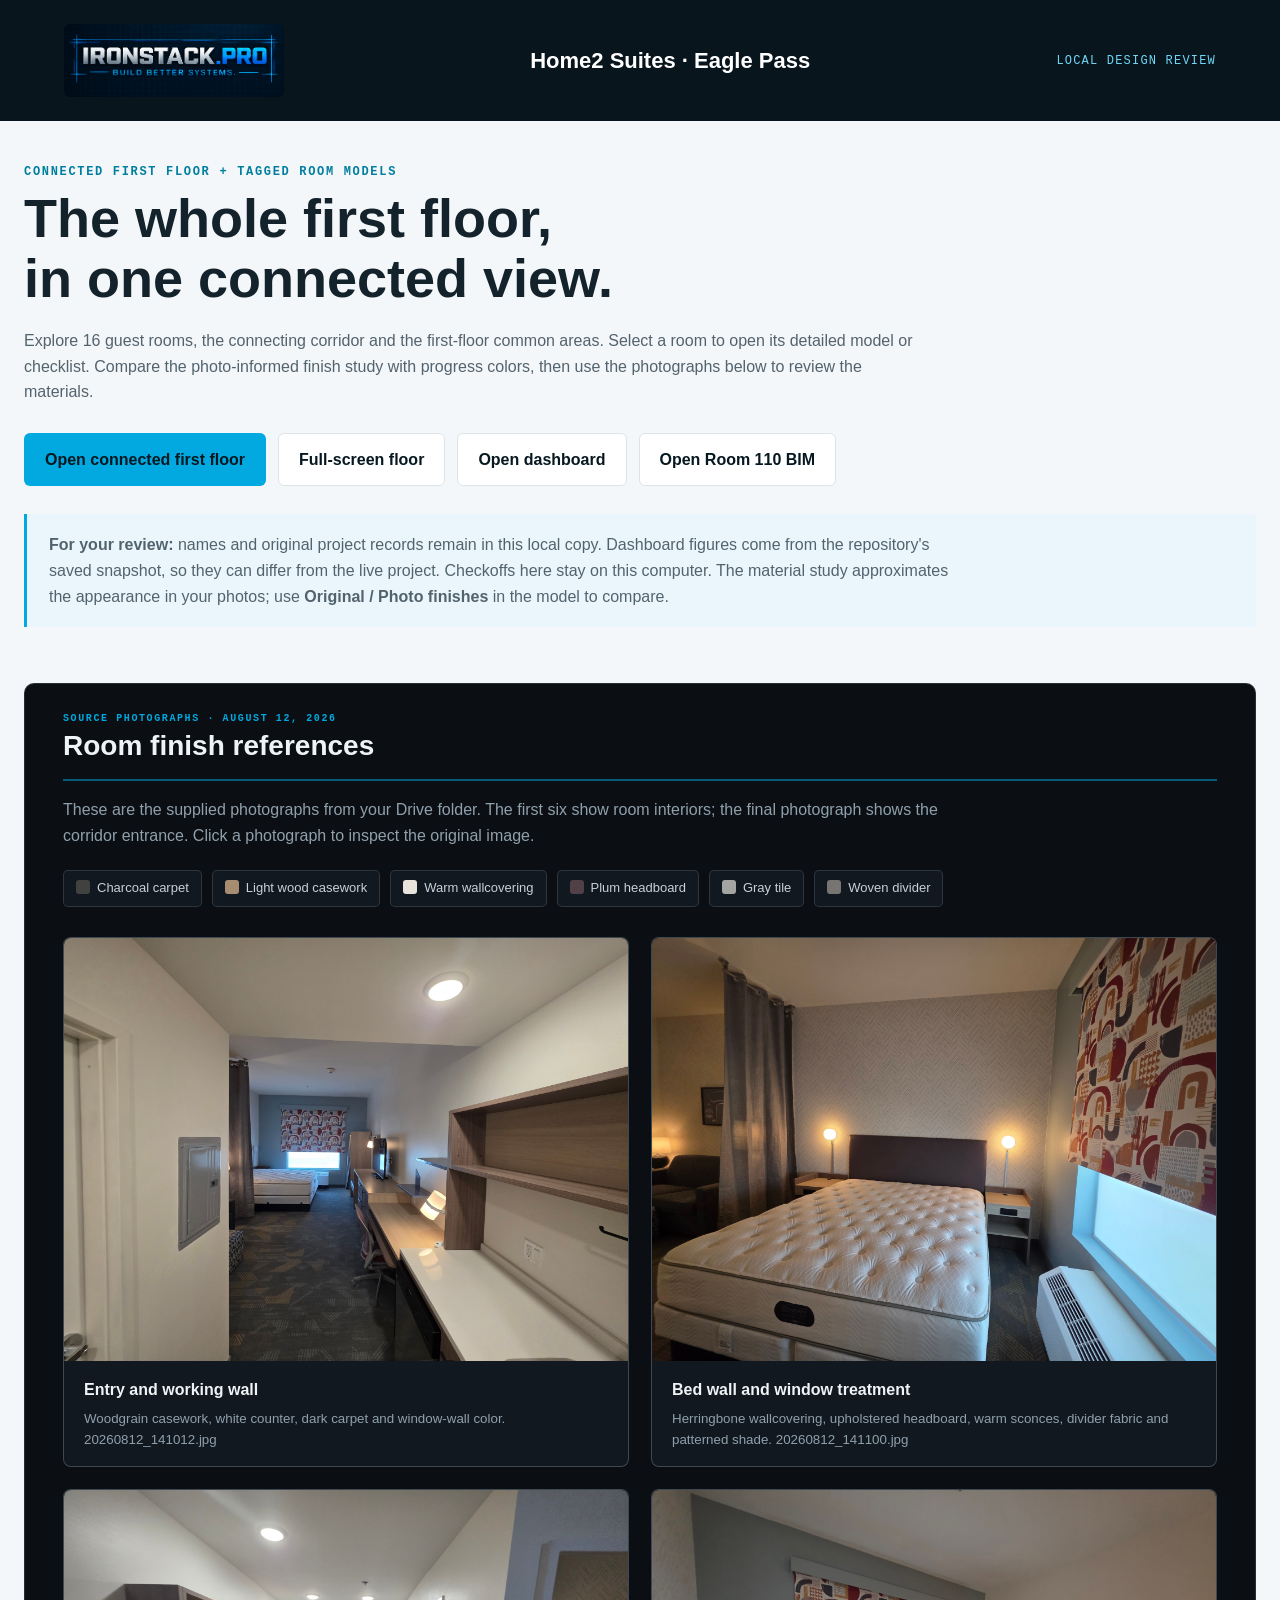
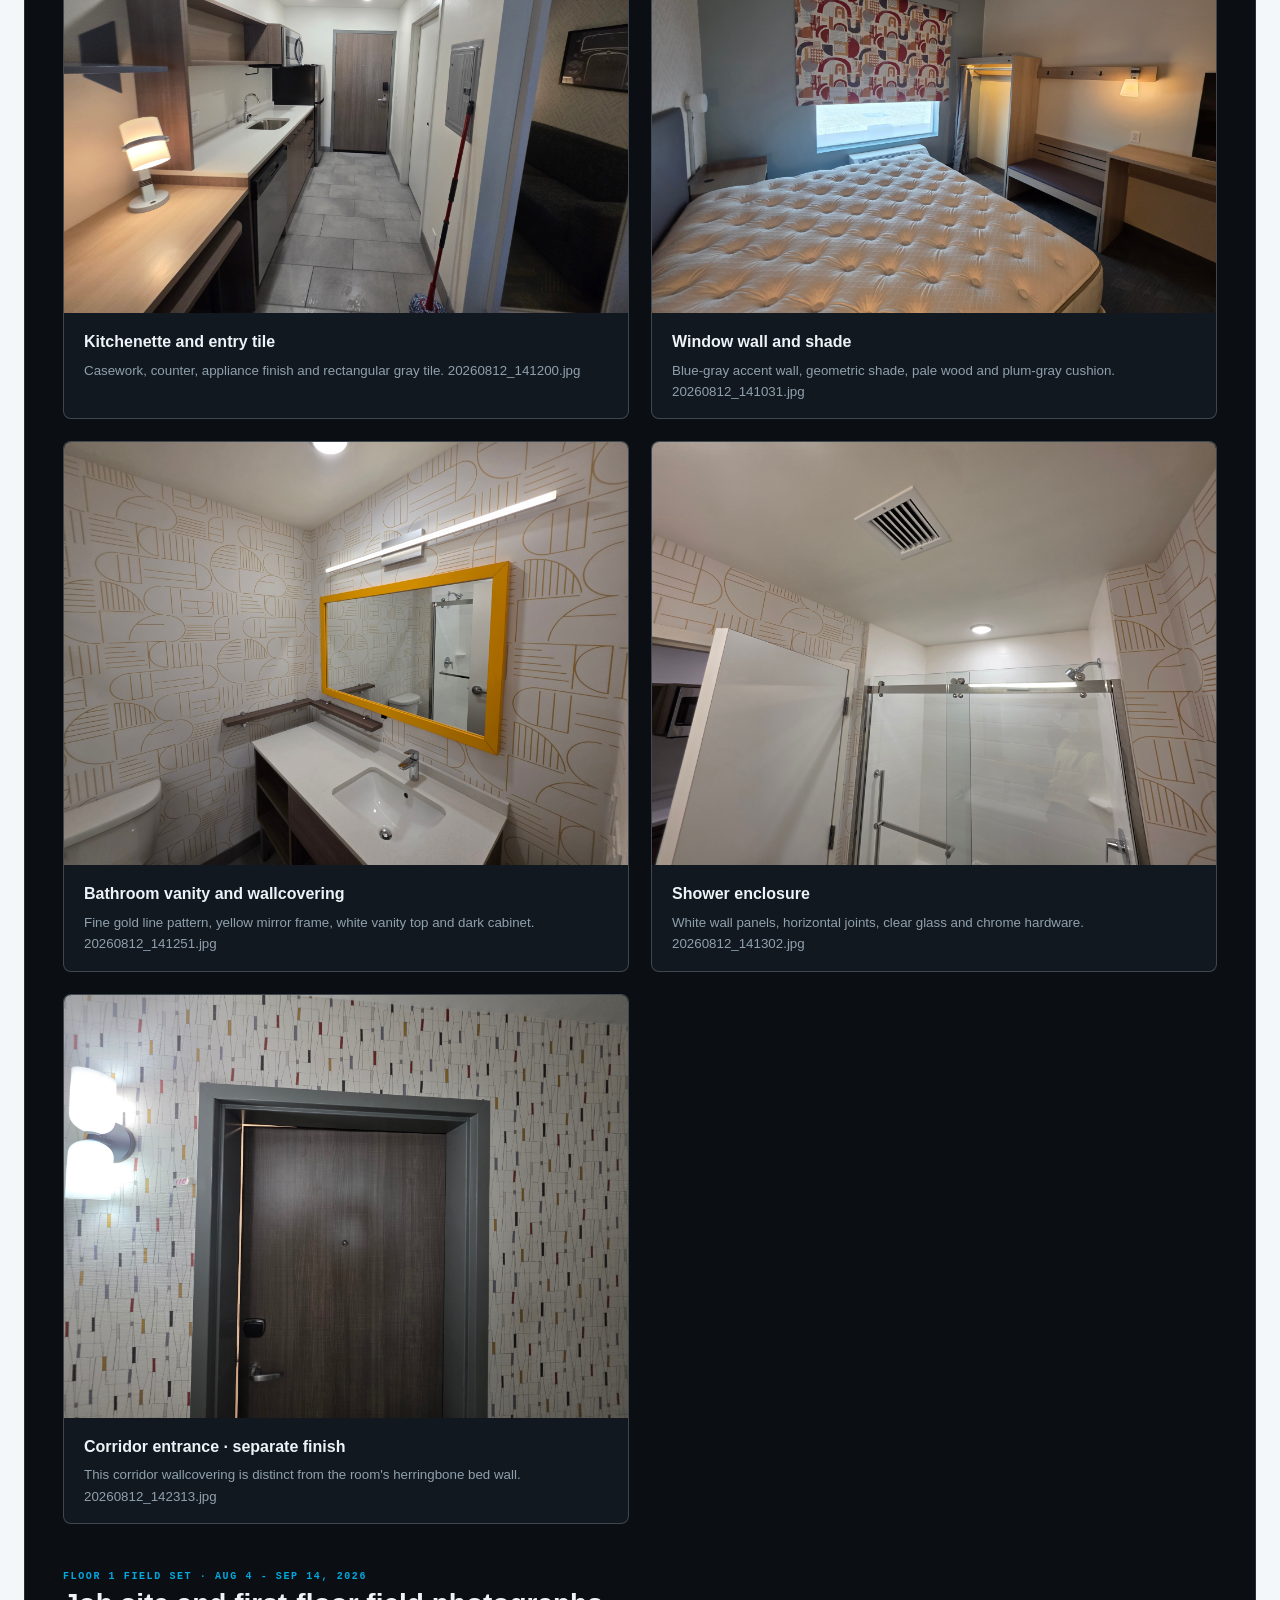
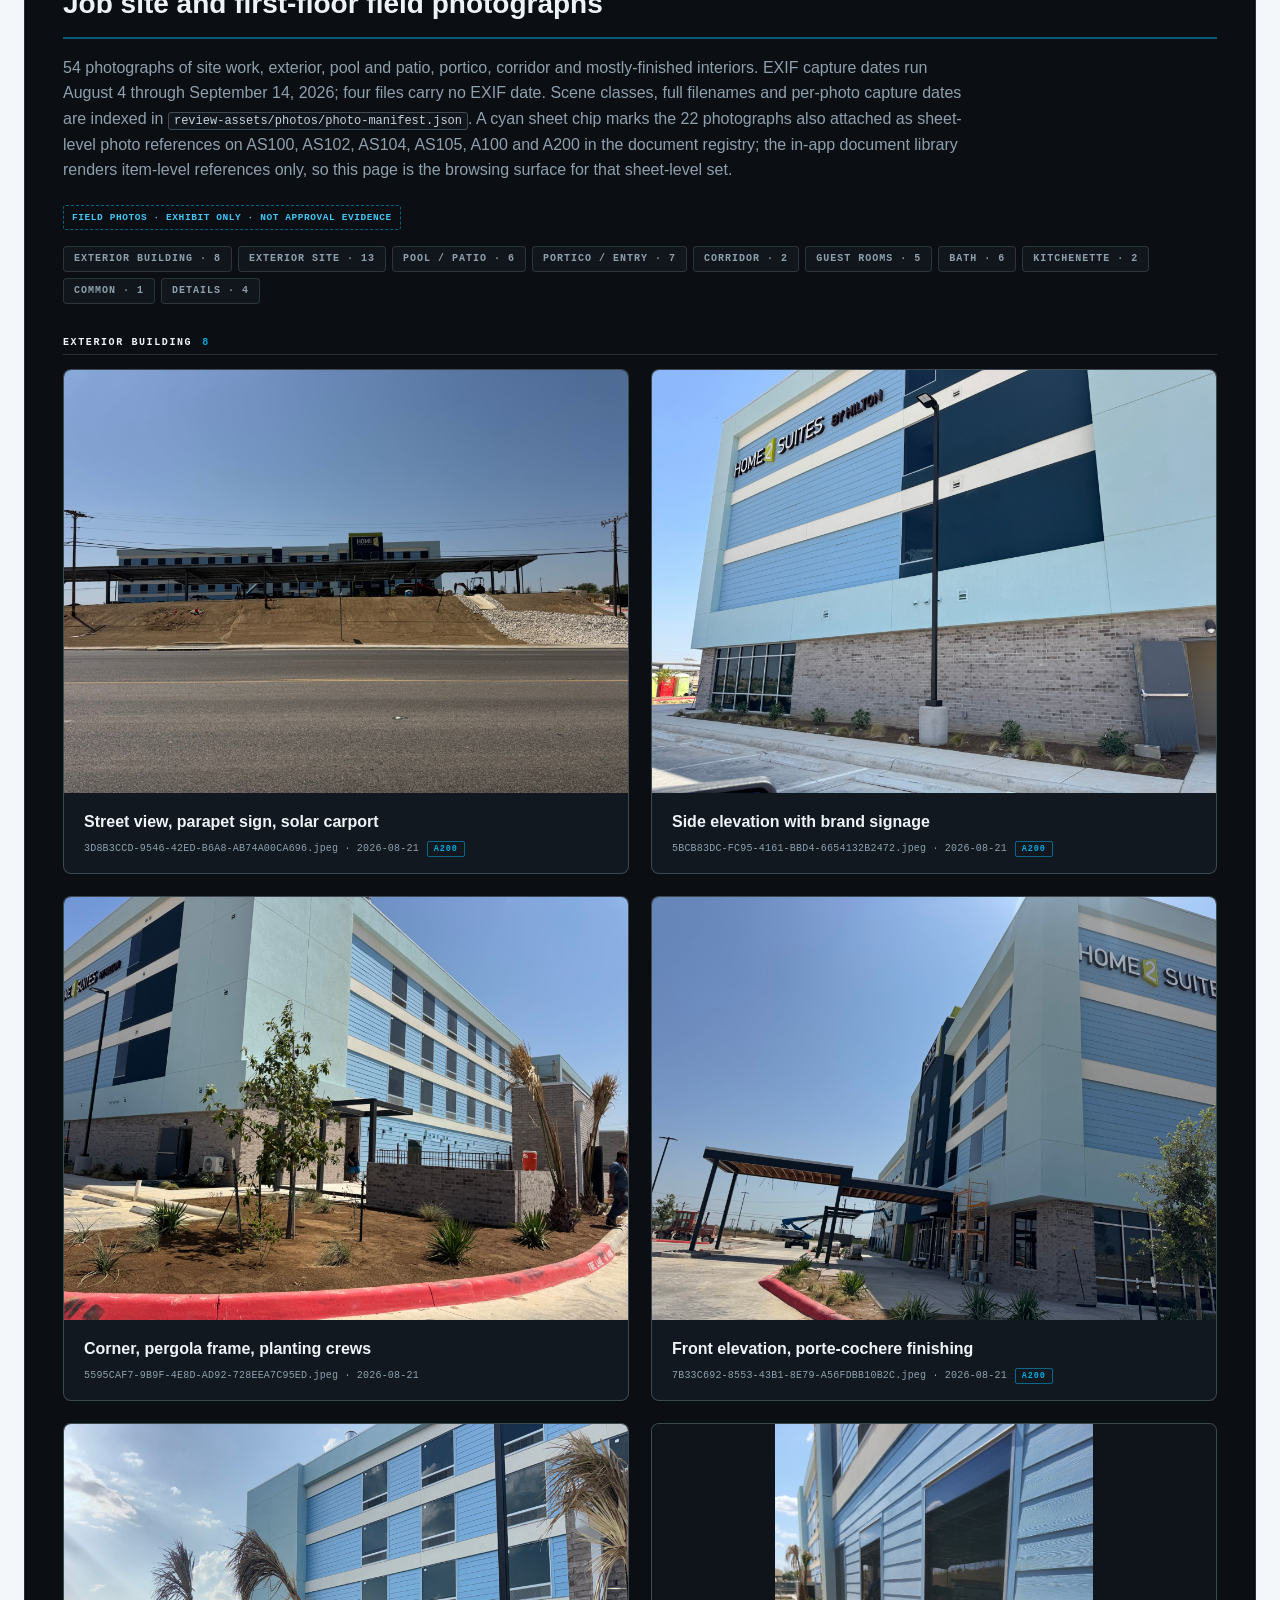
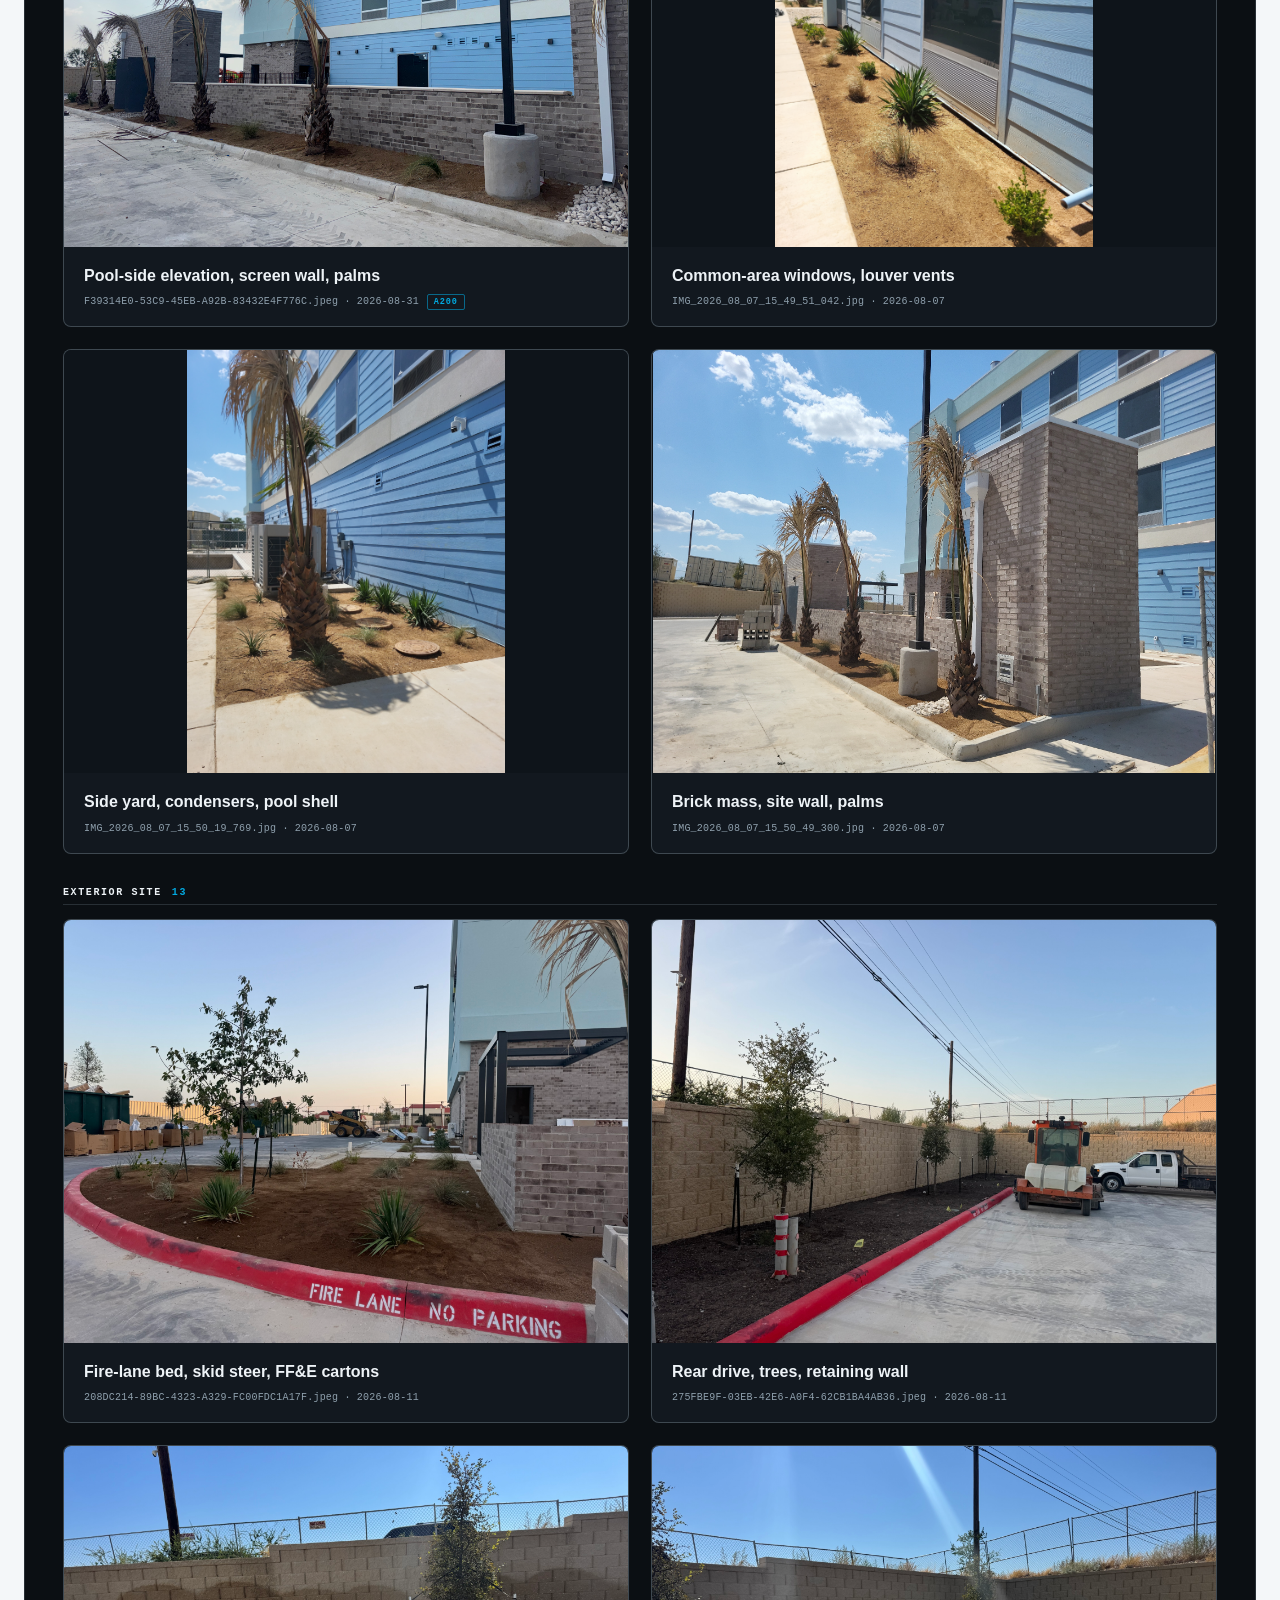
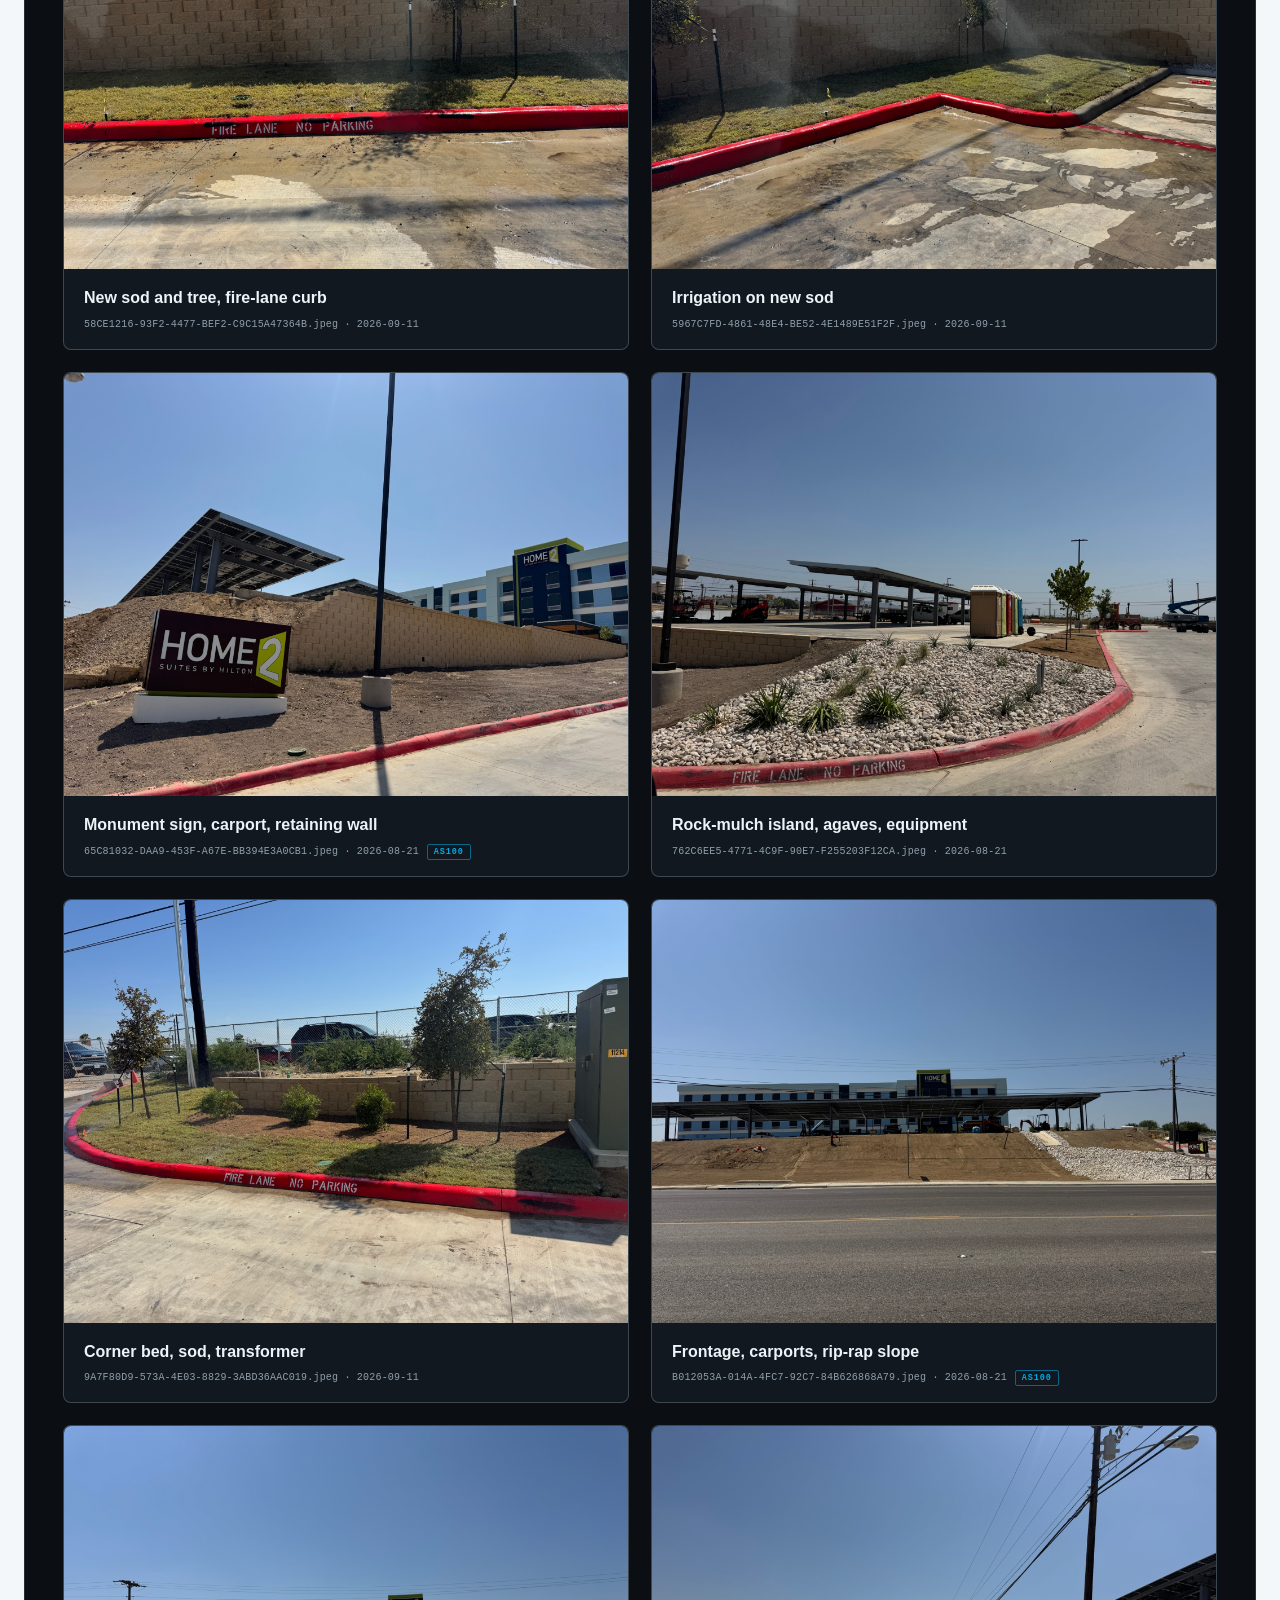
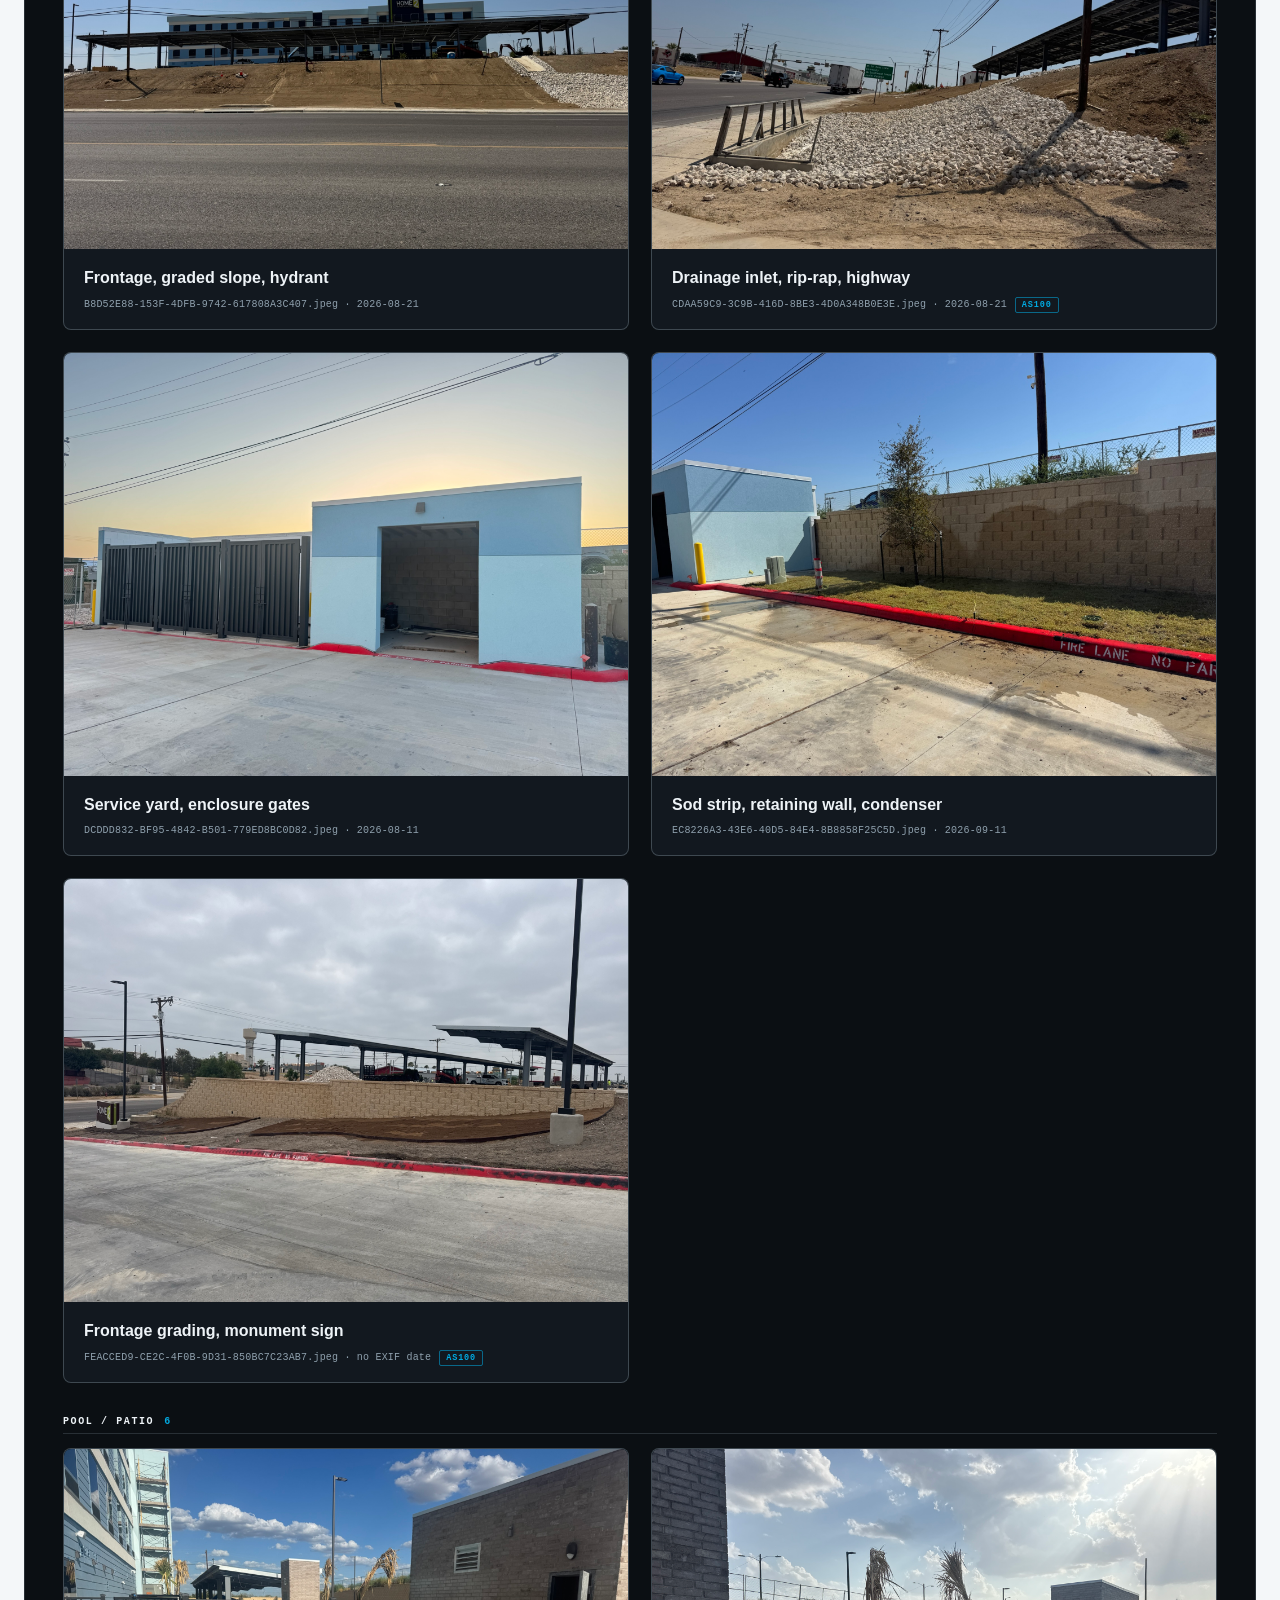
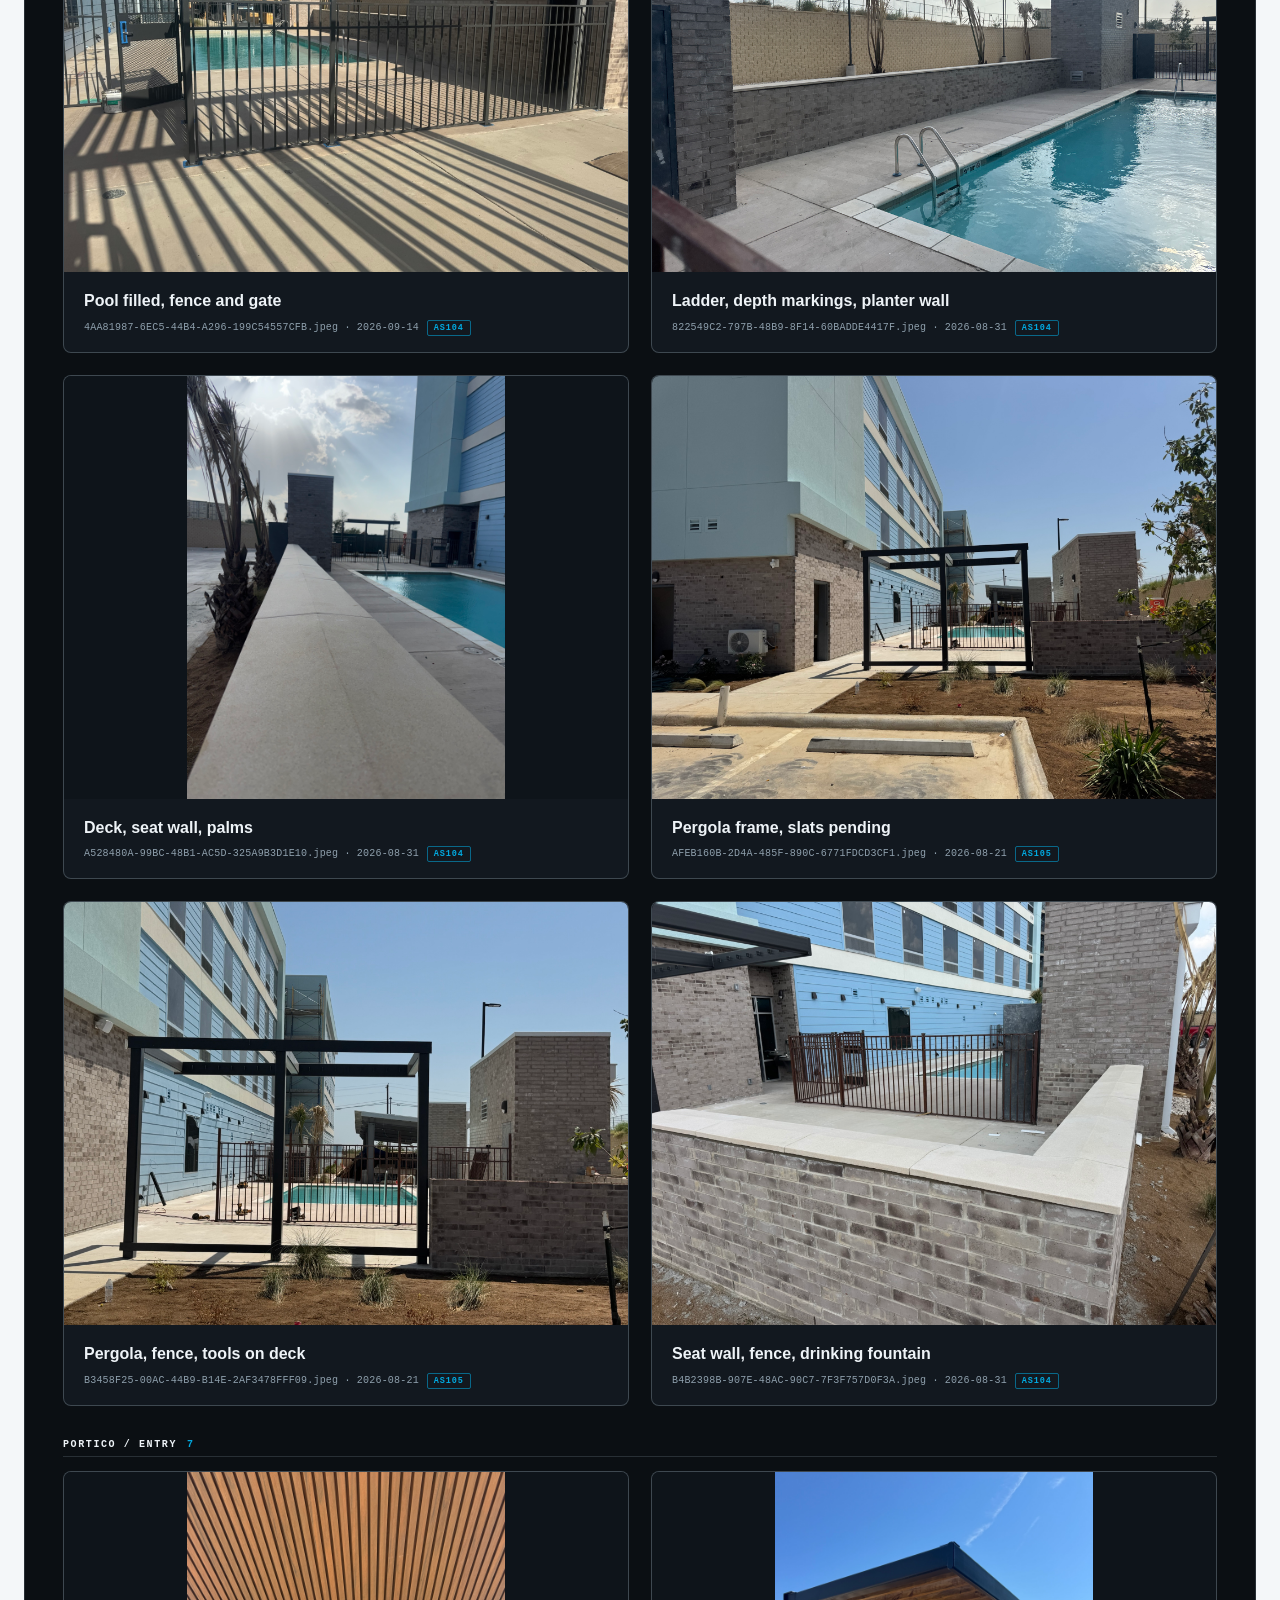
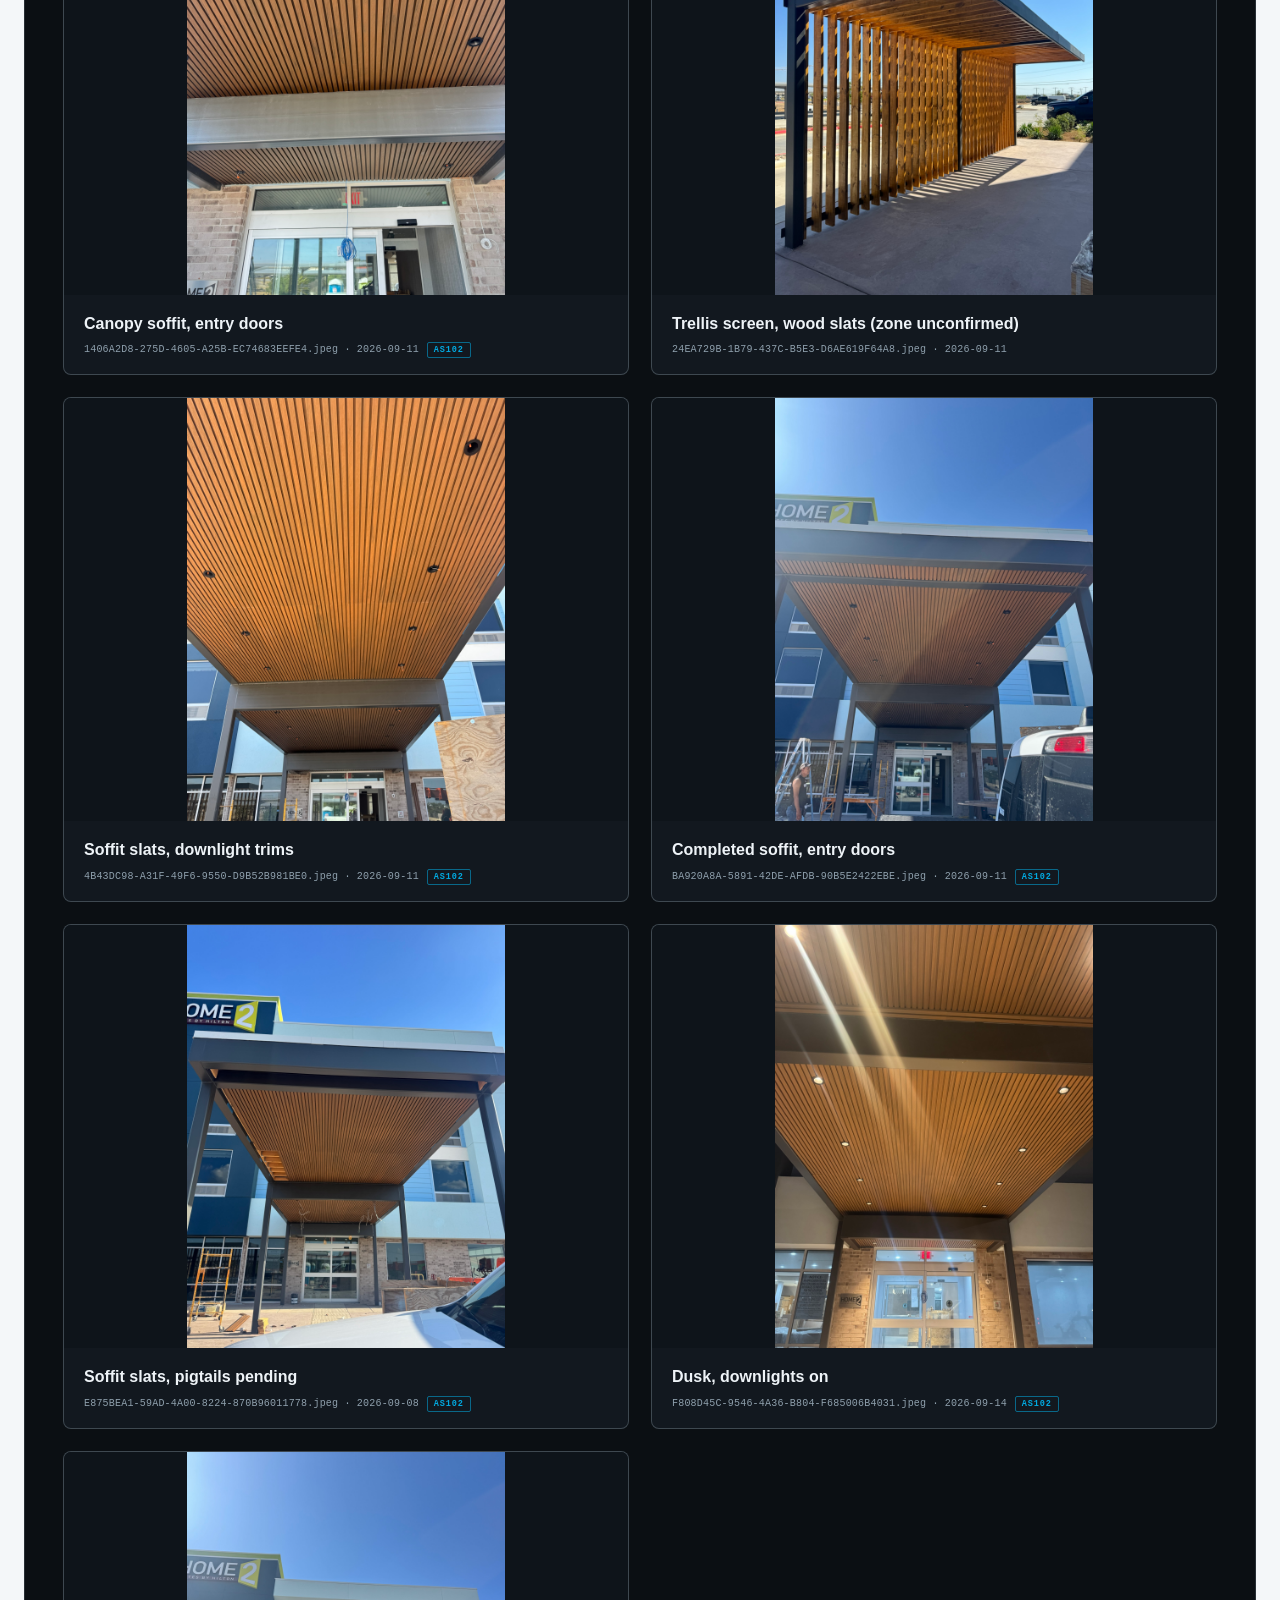
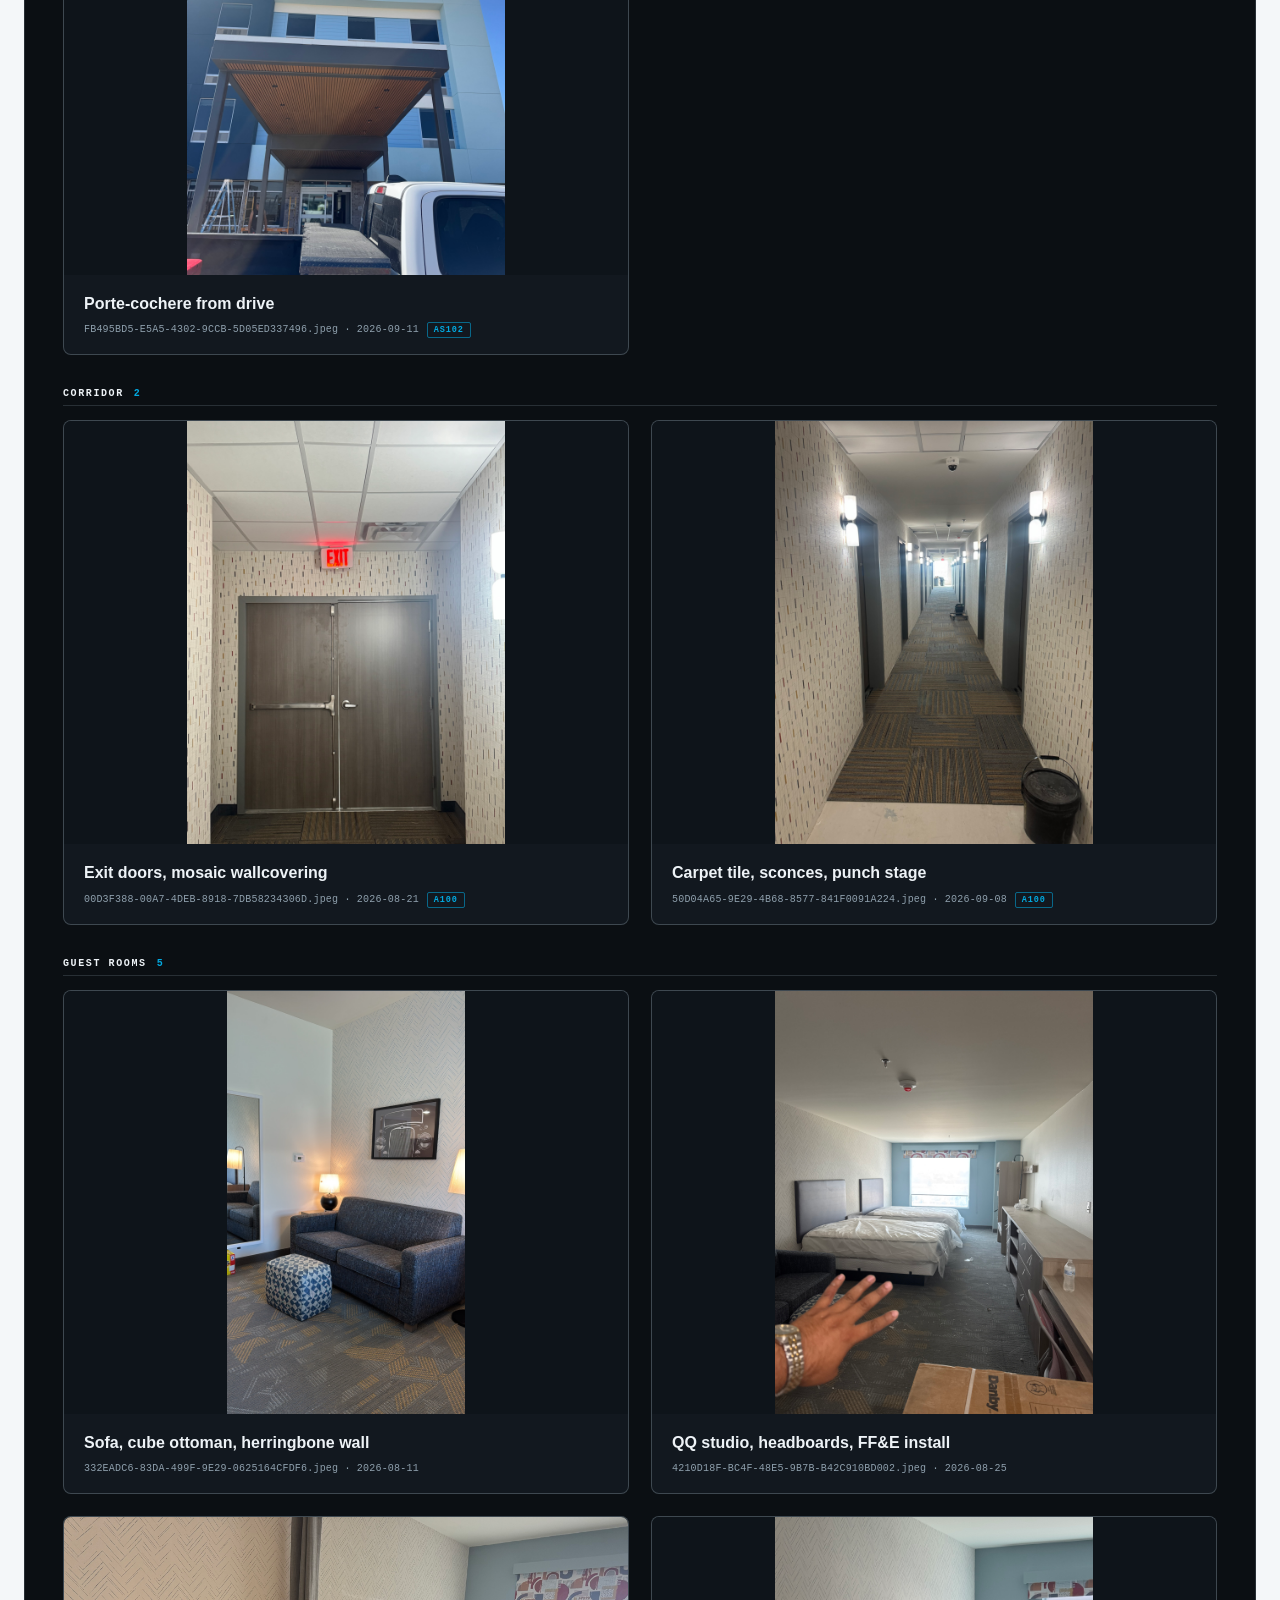
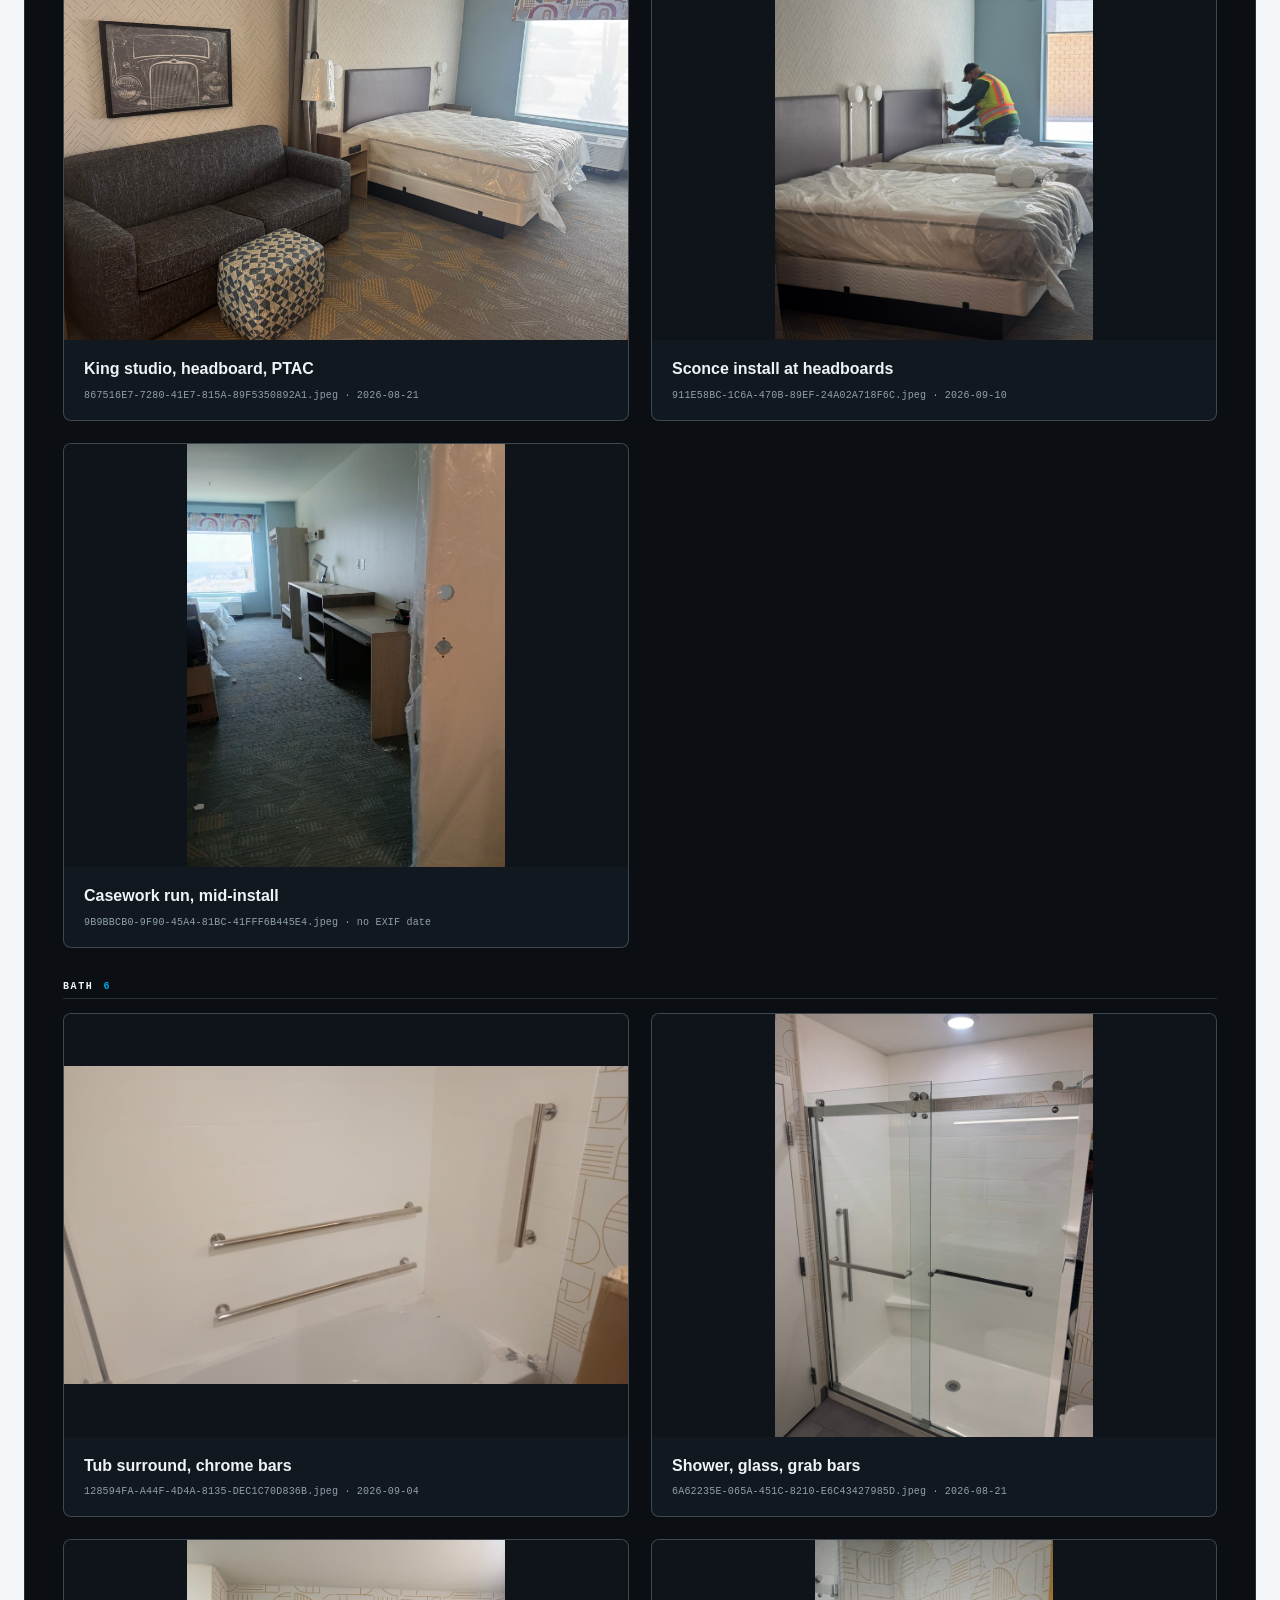
<file: review.html>
<!doctype html>
<html lang="en"><head><meta charset="utf-8"><meta name="viewport" content="width=device-width, initial-scale=1"><title>Home2 Suites · Design review</title>
<link rel="icon" type="image/svg+xml" href="brand/ironstack-icon.svg">
<style>
:root{color-scheme:light;--ink:#13222b;--mut:#53636e;--cyan:#02a9e0;--line:#dce4e8}*{box-sizing:border-box}body{margin:0;background:#f4f7f9;color:var(--ink);font:16px/1.6 'Segoe UI',sans-serif}a{color:#00789d}header{background:#08151c;color:white;padding:24px max(5vw,20px);display:flex;align-items:center;justify-content:space-between;gap:20px}header b{font-size:22px}header span{font:12px monospace;letter-spacing:.1em;color:#70d6f7}main{max-width:1280px;margin:auto;padding:44px 24px}h1{font-size:clamp(32px,5vw,54px);line-height:1.1;margin:10px 0 20px}h2{font-size:28px;margin:0 0 14px}p{max-width:900px;color:var(--mut)}.eyebrow{font:700 12px monospace;color:#007e9f;letter-spacing:.14em}.actions{display:flex;gap:12px;flex-wrap:wrap;margin:28px 0}.button{display:inline-block;background:var(--cyan);color:#071821;font-weight:700;text-decoration:none;border:1px solid transparent;border-radius:6px;padding:13px 20px}.button.secondary{background:white;border-color:var(--line)}.note{padding:18px 22px;border-left:3px solid var(--cyan);background:#eaf6fb;margin:24px 0 48px}.note p{margin:0}.grid{display:grid;grid-template-columns:repeat(2,minmax(0,1fr));gap:22px}.photo{margin:0;background:white;border:1px solid var(--line);border-radius:8px;overflow:hidden}.photo img{display:block;width:100%;aspect-ratio:4/3;object-fit:contain;background:#e7edef}.photo figcaption{padding:16px 20px}.photo strong{display:block}.photo small{display:block;color:var(--mut);margin-top:5px}.swatches{display:flex;gap:10px;flex-wrap:wrap;margin:22px 0 30px}.swatches span{border:1px solid var(--line);padding:7px 12px;border-radius:5px;background:white;font-size:13px}.swatches i{display:inline-block;width:14px;height:14px;border-radius:3px;margin-right:7px;vertical-align:-2px}footer{padding:30px 0;color:var(--mut);font-size:13px}a:focus-visible{outline:3px solid #b76b18;outline-offset:4px}@media(max-width:650px){header{align-items:flex-start;flex-direction:column;padding:20px}.grid{grid-template-columns:1fr}main{padding:30px 18px}.button{width:100%;text-align:center}}
/* Photos section only: dark FF&E-exhibit treatment per docs/design-contract.md (root room-3d.html tokens), so the jump from the dark viewers to review.html#photos stays in one design language. */
#photos{--pbg:#0b0f13;--ppanel:#12181f;--ppanel2:#0e141a;--pink:#eef3f7;--pmut:#8fa0ad;--pcyan:#02A9E0;--pcyanhi:#3fc6f5;--pline:rgba(143,160,173,.22);--plblink:#c6d1db;--pmono:ui-monospace,'SF Mono','Cascadia Mono',Menlo,Consolas,monospace;background:var(--pbg);color:var(--pink);border:1px solid var(--pline);border-radius:10px;margin-top:56px;padding:30px clamp(18px,3vw,38px) 40px}
#photos .eyebrow{font:600 10px/1 var(--pmono);letter-spacing:.16em;color:var(--pcyan);text-transform:uppercase}
#photos h2{color:var(--pink);border-bottom:2px solid rgba(2,169,224,.5);padding-bottom:10px}
#photos p{color:var(--pmut)}
#photos a{color:var(--pcyanhi)}
#photos code{font:500 12px/1.4 var(--pmono);color:var(--plblink);background:rgba(18,24,31,.9);border:1px solid rgba(143,160,173,.38);border-radius:3px;padding:1px 5px}
#photos .swatches span{background:var(--ppanel);border-color:var(--pline);color:var(--plblink)}
#photos .photo{background:var(--ppanel);border-color:rgba(143,160,173,.35)}
#photos .photo img{background:var(--ppanel2)}
#photos .photo strong{color:var(--pink)}
#photos .photo small{color:var(--pmut)}
#photos .file{display:block;font:500 10px/1.6 var(--pmono);letter-spacing:.02em;color:var(--pmut);margin-top:6px;word-break:break-all}
#photos .sheet{font:700 8.5px var(--pmono);letter-spacing:.1em;color:var(--pcyan);border:1px solid rgba(2,169,224,.55);border-radius:2px;padding:2px 6px;margin-left:8px;white-space:nowrap}
#photos .caveat{display:inline-block;margin:6px 0 0;padding:5px 8px;border:1px dashed rgba(2,169,224,.55);border-radius:3px;font:600 9.5px/1.45 var(--pmono);letter-spacing:.06em;color:var(--pcyanhi)}
#photos .jump{display:flex;flex-wrap:wrap;gap:6px;margin:16px 0 6px}
#photos .jump a{font:600 10px/1 var(--pmono);letter-spacing:.1em;text-transform:uppercase;color:var(--pmut);background:rgba(18,24,31,.9);border:1px solid var(--pline);border-radius:4px;padding:7px 10px;text-decoration:none}
#photos .jump a:hover{color:var(--pcyan);border-color:rgba(2,169,224,.6)}
#photos .sechead{font:600 10px/1 var(--pmono);letter-spacing:.16em;text-transform:uppercase;margin:34px 0 14px;padding-bottom:6px;border-bottom:1px solid var(--pline);scroll-margin-top:16px;display:flex;align-items:baseline;gap:10px}
#photos .sechead b{color:var(--pink);font-weight:600}
#photos .sechead span{color:var(--pcyan)}
</style></head><body>
<header><img src="brand/ironstack-logo.png" alt="ironstack.pro" width="220" style="height:auto;border-radius:6px"><b>Home2 Suites · Eagle Pass</b><span>LOCAL DESIGN REVIEW</span></header>
<main>
<div class="eyebrow">CONNECTED FIRST FLOOR + TAGGED ROOM MODELS</div><h1>The whole first floor,<br>in one connected view.</h1>
<p>Explore 16 guest rooms, the connecting corridor and the first-floor common areas. Select a room to open its detailed model or checklist. Compare the photo-informed finish study with progress colors, then use the photographs below to review the materials.</p>
<div class="actions"><a class="button" href="platform/#/bim/floor1">Open connected first floor</a><a class="button secondary" href="platform/floor3d.html">Full-screen floor</a><a class="button secondary" href="platform/">Open dashboard</a><a class="button secondary" href="platform/#/bim/110">Open Room 110 BIM</a></div>
<div class="note"><p><strong>For your review:</strong> names and original project records remain in this local copy. Dashboard figures come from the repository's saved snapshot, so they can differ from the live project. Checkoffs here stay on this computer. The material study approximates the appearance in your photos; use <strong>Original / Photo finishes</strong> in the model to compare.</p></div>
<section id="photos"><div class="eyebrow">SOURCE PHOTOGRAPHS · AUGUST 12, 2026</div><h2>Room finish references</h2><p>These are the supplied photographs from your Drive folder. The first six show room interiors; the final photograph shows the corridor entrance. Click a photograph to inspect the original image.</p>
<div class="swatches"><span><i style="background:#41423f"></i>Charcoal carpet</span><span><i style="background:#a68d72"></i>Light wood casework</span><span><i style="background:#e9e4db"></i>Warm wallcovering</span><span><i style="background:#514047"></i>Plum headboard</span><span><i style="background:#a4a5a3"></i>Gray tile</span><span><i style="background:#777572"></i>Woven divider</span></div>
<div class="grid">
<figure class="photo"><a href="review-assets/photos/20260812_141012.jpg" target="_blank" rel="noopener"><img src="review-assets/photos/20260812_141012.jpg" alt="Room entry looking toward the bed and working wall"></a><figcaption><strong>Entry and working wall</strong><small>Woodgrain casework, white counter, dark carpet and window-wall color. 20260812_141012.jpg</small></figcaption></figure>
<figure class="photo"><a href="review-assets/photos/20260812_141100.jpg" target="_blank" rel="noopener"><img src="review-assets/photos/20260812_141100.jpg" alt="King bed with herringbone wallcovering, plum headboard and colorful roller shade"></a><figcaption><strong>Bed wall and window treatment</strong><small>Herringbone wallcovering, upholstered headboard, warm sconces, divider fabric and patterned shade. 20260812_141100.jpg</small></figcaption></figure>
<figure class="photo"><a href="review-assets/photos/20260812_141200.jpg" target="_blank" rel="noopener"><img src="review-assets/photos/20260812_141200.jpg" alt="Kitchenette showing woodgrain cabinets, white countertop, steel appliances and gray floor tile" loading="lazy"></a><figcaption><strong>Kitchenette and entry tile</strong><small>Casework, counter, appliance finish and rectangular gray tile. 20260812_141200.jpg</small></figcaption></figure>
<figure class="photo"><a href="review-assets/photos/20260812_141031.jpg" target="_blank" rel="noopener"><img src="review-assets/photos/20260812_141031.jpg" alt="Window wall with multicolor geometric roller shade, wood casework and plum-gray bench cushion" loading="lazy"></a><figcaption><strong>Window wall and shade</strong><small>Blue-gray accent wall, geometric shade, pale wood and plum-gray cushion. 20260812_141031.jpg</small></figcaption></figure>
<figure class="photo"><a href="review-assets/photos/20260812_141251.jpg" target="_blank" rel="noopener"><img src="review-assets/photos/20260812_141251.jpg" alt="Bathroom vanity with gold line-pattern wallpaper and mustard-yellow mirror frame" loading="lazy"></a><figcaption><strong>Bathroom vanity and wallcovering</strong><small>Fine gold line pattern, yellow mirror frame, white vanity top and dark cabinet. 20260812_141251.jpg</small></figcaption></figure>
<figure class="photo"><a href="review-assets/photos/20260812_141302.jpg" target="_blank" rel="noopener"><img src="review-assets/photos/20260812_141302.jpg" alt="Shower with white horizontally jointed walls, clear glass and chrome sliding-door rail" loading="lazy"></a><figcaption><strong>Shower enclosure</strong><small>White wall panels, horizontal joints, clear glass and chrome hardware. 20260812_141302.jpg</small></figcaption></figure>
<figure class="photo"><a href="review-assets/photos/20260812_142313.jpg" target="_blank" rel="noopener"><img src="review-assets/photos/20260812_142313.jpg" alt="Corridor entrance at Room 110 with patterned wallcovering and woodgrain door" loading="lazy"></a><figcaption><strong>Corridor entrance · separate finish</strong><small>This corridor wallcovering is distinct from the room's herringbone bed wall. 20260812_142313.jpg</small></figcaption></figure>
</div>
<div class="eyebrow" style="margin-top:48px">FLOOR 1 FIELD SET · AUG 4 - SEP 14, 2026</div><h2>Job site and first-floor field photographs</h2><p>54 photographs of site work, exterior, pool and patio, portico, corridor and mostly-finished interiors. EXIF capture dates run August 4 through September 14, 2026; four files carry no EXIF date. Scene classes, full filenames and per-photo capture dates are indexed in <code>review-assets/photos/photo-manifest.json</code>. A cyan sheet chip marks the 22 photographs also attached as sheet-level photo references on AS100, AS102, AS104, AS105, A100 and A200 in the document registry; the in-app document library renders item-level references only, so this page is the browsing surface for that sheet-level set.</p>
<div class="caveat">FIELD PHOTOS · EXHIBIT ONLY · NOT APPROVAL EVIDENCE</div>
<nav class="jump" aria-label="Photo scene groups">
<a href="#fs-exterior-building">Exterior building · 8</a>
<a href="#fs-exterior-site">Exterior site · 13</a>
<a href="#fs-pool-patio">Pool / patio · 6</a>
<a href="#fs-portico-entry">Portico / entry · 7</a>
<a href="#fs-corridor">Corridor · 2</a>
<a href="#fs-guest-room">Guest rooms · 5</a>
<a href="#fs-bath">Bath · 6</a>
<a href="#fs-kitchenette">Kitchenette · 2</a>
<a href="#fs-lobby-common">Common · 1</a>
<a href="#fs-detail">Details · 4</a>
</nav>
<h3 class="sechead" id="fs-exterior-building"><b>Exterior building</b><span>8</span></h3>
<div class="grid">
<figure class="photo"><a href="review-assets/photos/floor1-demo/3D8B3CCD-9546-42ED-B6A8-AB74A00CA696.jpeg" target="_blank" rel="noopener"><img loading="lazy" src="review-assets/photos/floor1-demo/3D8B3CCD-9546-42ED-B6A8-AB74A00CA696.jpeg" alt="Street view of the four-story building with solar carport in the foreground"></a><figcaption><strong>Street view, parapet sign, solar carport</strong><span class="file">3D8B3CCD-9546-42ED-B6A8-AB74A00CA696.jpeg · 2026-08-21<span class="sheet">A200</span></span></figcaption></figure>
<figure class="photo"><a href="review-assets/photos/floor1-demo/5BCB83DC-FC95-4161-BBD4-6654132B2472.jpeg" target="_blank" rel="noopener"><img loading="lazy" src="review-assets/photos/floor1-demo/5BCB83DC-FC95-4161-BBD4-6654132B2472.jpeg" alt="Side elevation with Home2 Suites channel letters and grey brick base"></a><figcaption><strong>Side elevation with brand signage</strong><span class="file">5BCB83DC-FC95-4161-BBD4-6654132B2472.jpeg · 2026-08-21<span class="sheet">A200</span></span></figcaption></figure>
<figure class="photo"><a href="review-assets/photos/floor1-demo/5595CAF7-9B9F-4E8D-AD92-728EEA7C95ED.jpeg" target="_blank" rel="noopener"><img loading="lazy" src="review-assets/photos/floor1-demo/5595CAF7-9B9F-4E8D-AD92-728EEA7C95ED.jpeg" alt="Building corner with pergola frame and crews planting desert beds"></a><figcaption><strong>Corner, pergola frame, planting crews</strong><span class="file">5595CAF7-9B9F-4E8D-AD92-728EEA7C95ED.jpeg · 2026-08-21</span></figcaption></figure>
<figure class="photo"><a href="review-assets/photos/floor1-demo/7B33C692-8553-43B1-8E79-A56FDBB10B2C.jpeg" target="_blank" rel="noopener"><img loading="lazy" src="review-assets/photos/floor1-demo/7B33C692-8553-43B1-8E79-A56FDBB10B2C.jpeg" alt="Front elevation with porte-cochere steel frame and entry scaffolding"></a><figcaption><strong>Front elevation, porte-cochere finishing</strong><span class="file">7B33C692-8553-43B1-8E79-A56FDBB10B2C.jpeg · 2026-08-21<span class="sheet">A200</span></span></figcaption></figure>
<figure class="photo"><a href="review-assets/photos/floor1-demo/F39314E0-53C9-45EB-A92B-83432E4F776C.jpeg" target="_blank" rel="noopener"><img loading="lazy" src="review-assets/photos/floor1-demo/F39314E0-53C9-45EB-A92B-83432E4F776C.jpeg" alt="Pool-side elevation with brick screen wall and palms"></a><figcaption><strong>Pool-side elevation, screen wall, palms</strong><span class="file">F39314E0-53C9-45EB-A92B-83432E4F776C.jpeg · 2026-08-31<span class="sheet">A200</span></span></figcaption></figure>
<figure class="photo"><a href="review-assets/photos/floor1-demo/IMG_2026_08_07_15_49_51_042.jpg" target="_blank" rel="noopener"><img loading="lazy" src="review-assets/photos/floor1-demo/IMG_2026_08_07_15_49_51_042.jpg" alt="First-floor windows with louver vents and fresh desert bed"></a><figcaption><strong>Common-area windows, louver vents</strong><span class="file">IMG_2026_08_07_15_49_51_042.jpg · 2026-08-07</span></figcaption></figure>
<figure class="photo"><a href="review-assets/photos/floor1-demo/IMG_2026_08_07_15_50_19_769.jpg" target="_blank" rel="noopener"><img loading="lazy" src="review-assets/photos/floor1-demo/IMG_2026_08_07_15_50_19_769.jpg" alt="Side yard bed by condensers with empty pool shell behind fence"></a><figcaption><strong>Side yard, condensers, pool shell</strong><span class="file">IMG_2026_08_07_15_50_19_769.jpg · 2026-08-07</span></figcaption></figure>
<figure class="photo"><a href="review-assets/photos/floor1-demo/IMG_2026_08_07_15_50_49_300.jpg" target="_blank" rel="noopener"><img loading="lazy" src="review-assets/photos/floor1-demo/IMG_2026_08_07_15_50_49_300.jpg" alt="Brick utility mass and site wall with palms along parking edge"></a><figcaption><strong>Brick mass, site wall, palms</strong><span class="file">IMG_2026_08_07_15_50_49_300.jpg · 2026-08-07</span></figcaption></figure>
</div>
<h3 class="sechead" id="fs-exterior-site"><b>Exterior site</b><span>13</span></h3>
<div class="grid">
<figure class="photo"><a href="review-assets/photos/floor1-demo/208DC214-89BC-4323-A329-FC00FDC1A17F.jpeg" target="_blank" rel="noopener"><img loading="lazy" src="review-assets/photos/floor1-demo/208DC214-89BC-4323-A329-FC00FDC1A17F.jpeg" alt="Landscape bed with fire lane curb, skid steer and cartons in lot"></a><figcaption><strong>Fire-lane bed, skid steer, FF&amp;E cartons</strong><span class="file">208DC214-89BC-4323-A329-FC00FDC1A17F.jpeg · 2026-08-11</span></figcaption></figure>
<figure class="photo"><a href="review-assets/photos/floor1-demo/275FBE9F-03EB-42E6-A0F4-62CB1BA4AB36.jpeg" target="_blank" rel="noopener"><img loading="lazy" src="review-assets/photos/floor1-demo/275FBE9F-03EB-42E6-A0F4-62CB1BA4AB36.jpeg" alt="Rear drive with staked trees along retaining wall"></a><figcaption><strong>Rear drive, trees, retaining wall</strong><span class="file">275FBE9F-03EB-42E6-A0F4-62CB1BA4AB36.jpeg · 2026-08-11</span></figcaption></figure>
<figure class="photo"><a href="review-assets/photos/floor1-demo/58CE1216-93F2-4477-BEF2-C9C15A47364B.jpeg" target="_blank" rel="noopener"><img loading="lazy" src="review-assets/photos/floor1-demo/58CE1216-93F2-4477-BEF2-C9C15A47364B.jpeg" alt="Fresh sod strip with staked tree at fire lane curb"></a><figcaption><strong>New sod and tree, fire-lane curb</strong><span class="file">58CE1216-93F2-4477-BEF2-C9C15A47364B.jpeg · 2026-09-11</span></figcaption></figure>
<figure class="photo"><a href="review-assets/photos/floor1-demo/5967C7FD-4861-48E4-BE52-4E1489E51F2F.jpeg" target="_blank" rel="noopener"><img loading="lazy" src="review-assets/photos/floor1-demo/5967C7FD-4861-48E4-BE52-4E1489E51F2F.jpeg" alt="Sprinklers running on new sod at parking corner"></a><figcaption><strong>Irrigation on new sod</strong><span class="file">5967C7FD-4861-48E4-BE52-4E1489E51F2F.jpeg · 2026-09-11</span></figcaption></figure>
<figure class="photo"><a href="review-assets/photos/floor1-demo/65C81032-DAA9-453F-A67E-BB394E3A0CB1.jpeg" target="_blank" rel="noopener"><img loading="lazy" src="review-assets/photos/floor1-demo/65C81032-DAA9-453F-A67E-BB394E3A0CB1.jpeg" alt="Home2 monument sign below retaining wall and solar carport"></a><figcaption><strong>Monument sign, carport, retaining wall</strong><span class="file">65C81032-DAA9-453F-A67E-BB394E3A0CB1.jpeg · 2026-08-21<span class="sheet">AS100</span></span></figcaption></figure>
<figure class="photo"><a href="review-assets/photos/floor1-demo/762C6EE5-4771-4C9F-90E7-F255203F12CA.jpeg" target="_blank" rel="noopener"><img loading="lazy" src="review-assets/photos/floor1-demo/762C6EE5-4771-4C9F-90E7-F255203F12CA.jpeg" alt="Rock mulch island with agaves and site equipment"></a><figcaption><strong>Rock-mulch island, agaves, equipment</strong><span class="file">762C6EE5-4771-4C9F-90E7-F255203F12CA.jpeg · 2026-08-21</span></figcaption></figure>
<figure class="photo"><a href="review-assets/photos/floor1-demo/9A7F80D9-573A-4E03-8829-3ABD36AAC019.jpeg" target="_blank" rel="noopener"><img loading="lazy" src="review-assets/photos/floor1-demo/9A7F80D9-573A-4E03-8829-3ABD36AAC019.jpeg" alt="Corner landscape bed with sod, trees and transformer"></a><figcaption><strong>Corner bed, sod, transformer</strong><span class="file">9A7F80D9-573A-4E03-8829-3ABD36AAC019.jpeg · 2026-09-11</span></figcaption></figure>
<figure class="photo"><a href="review-assets/photos/floor1-demo/B012053A-014A-4FC7-92C7-84B626868A79.jpeg" target="_blank" rel="noopener"><img loading="lazy" src="review-assets/photos/floor1-demo/B012053A-014A-4FC7-92C7-84B626868A79.jpeg" alt="Street frontage with parapet sign and solar carports"></a><figcaption><strong>Frontage, carports, rip-rap slope</strong><span class="file">B012053A-014A-4FC7-92C7-84B626868A79.jpeg · 2026-08-21<span class="sheet">AS100</span></span></figcaption></figure>
<figure class="photo"><a href="review-assets/photos/floor1-demo/B8D52E88-153F-4DFB-9742-617808A3C407.jpeg" target="_blank" rel="noopener"><img loading="lazy" src="review-assets/photos/floor1-demo/B8D52E88-153F-4DFB-9742-617808A3C407.jpeg" alt="Street frontage with graded slope and fire hydrant"></a><figcaption><strong>Frontage, graded slope, hydrant</strong><span class="file">B8D52E88-153F-4DFB-9742-617808A3C407.jpeg · 2026-08-21</span></figcaption></figure>
<figure class="photo"><a href="review-assets/photos/floor1-demo/CDAA59C9-3C9B-416D-8BE3-4D0A348B0E3E.jpeg" target="_blank" rel="noopener"><img loading="lazy" src="review-assets/photos/floor1-demo/CDAA59C9-3C9B-416D-8BE3-4D0A348B0E3E.jpeg" alt="Rip-rap slope and concrete drainage inlet at highway"></a><figcaption><strong>Drainage inlet, rip-rap, highway</strong><span class="file">CDAA59C9-3C9B-416D-8BE3-4D0A348B0E3E.jpeg · 2026-08-21<span class="sheet">AS100</span></span></figcaption></figure>
<figure class="photo"><a href="review-assets/photos/floor1-demo/DCDDD832-BF95-4842-B501-779ED8BC0D82.jpeg" target="_blank" rel="noopener"><img loading="lazy" src="review-assets/photos/floor1-demo/DCDDD832-BF95-4842-B501-779ED8BC0D82.jpeg" alt="Trash enclosure gates and utility building at dusk"></a><figcaption><strong>Service yard, enclosure gates</strong><span class="file">DCDDD832-BF95-4842-B501-779ED8BC0D82.jpeg · 2026-08-11</span></figcaption></figure>
<figure class="photo"><a href="review-assets/photos/floor1-demo/EC8226A3-43E6-40D5-84E4-8B8858F25C5D.jpeg" target="_blank" rel="noopener"><img loading="lazy" src="review-assets/photos/floor1-demo/EC8226A3-43E6-40D5-84E4-8B8858F25C5D.jpeg" alt="Sodded strip at retaining wall behind building"></a><figcaption><strong>Sod strip, retaining wall, condenser</strong><span class="file">EC8226A3-43E6-40D5-84E4-8B8858F25C5D.jpeg · 2026-09-11</span></figcaption></figure>
<figure class="photo"><a href="review-assets/photos/floor1-demo/FEACCED9-CE2C-4F0B-9D31-850BC7C23AB7.jpeg" target="_blank" rel="noopener"><img loading="lazy" src="review-assets/photos/floor1-demo/FEACCED9-CE2C-4F0B-9D31-850BC7C23AB7.jpeg" alt="Overcast frontage with monument sign and rock stockpile"></a><figcaption><strong>Frontage grading, monument sign</strong><span class="file">FEACCED9-CE2C-4F0B-9D31-850BC7C23AB7.jpeg · no EXIF date<span class="sheet">AS100</span></span></figcaption></figure>
</div>
<h3 class="sechead" id="fs-pool-patio"><b>Pool / patio</b><span>6</span></h3>
<div class="grid">
<figure class="photo"><a href="review-assets/photos/floor1-demo/4AA81987-6EC5-44B4-A296-199C54557CFB.jpeg" target="_blank" rel="noopener"><img loading="lazy" src="review-assets/photos/floor1-demo/4AA81987-6EC5-44B4-A296-199C54557CFB.jpeg" alt="Filled pool with black fence, gate and chrome handrail"></a><figcaption><strong>Pool filled, fence and gate</strong><span class="file">4AA81987-6EC5-44B4-A296-199C54557CFB.jpeg · 2026-09-14<span class="sheet">AS104</span></span></figcaption></figure>
<figure class="photo"><a href="review-assets/photos/floor1-demo/822549C2-797B-48B9-8F14-60BADDE4417F.jpeg" target="_blank" rel="noopener"><img loading="lazy" src="review-assets/photos/floor1-demo/822549C2-797B-48B9-8F14-60BADDE4417F.jpeg" alt="Pool with chrome ladder and depth markings by planter wall"></a><figcaption><strong>Ladder, depth markings, planter wall</strong><span class="file">822549C2-797B-48B9-8F14-60BADDE4417F.jpeg · 2026-08-31<span class="sheet">AS104</span></span></figcaption></figure>
<figure class="photo"><a href="review-assets/photos/floor1-demo/A528480A-99BC-48B1-AC5D-325A9B3D1E10.jpeg" target="_blank" rel="noopener"><img loading="lazy" src="review-assets/photos/floor1-demo/A528480A-99BC-48B1-AC5D-325A9B3D1E10.jpeg" alt="Pool deck along brick seat wall with palms staged"></a><figcaption><strong>Deck, seat wall, palms</strong><span class="file">A528480A-99BC-48B1-AC5D-325A9B3D1E10.jpeg · 2026-08-31<span class="sheet">AS104</span></span></figcaption></figure>
<figure class="photo"><a href="review-assets/photos/floor1-demo/AFEB160B-2D4A-485F-890C-6771FDCD3CF1.jpeg" target="_blank" rel="noopener"><img loading="lazy" src="review-assets/photos/floor1-demo/AFEB160B-2D4A-485F-890C-6771FDCD3CF1.jpeg" alt="Black pergola frame without slats at pool gate walk"></a><figcaption><strong>Pergola frame, slats pending</strong><span class="file">AFEB160B-2D4A-485F-890C-6771FDCD3CF1.jpeg · 2026-08-21<span class="sheet">AS105</span></span></figcaption></figure>
<figure class="photo"><a href="review-assets/photos/floor1-demo/B3458F25-00AC-44B9-B14E-2AF3478FFF09.jpeg" target="_blank" rel="noopener"><img loading="lazy" src="review-assets/photos/floor1-demo/B3458F25-00AC-44B9-B14E-2AF3478FFF09.jpeg" alt="Pergola frame and pool fence with tools on deck"></a><figcaption><strong>Pergola, fence, tools on deck</strong><span class="file">B3458F25-00AC-44B9-B14E-2AF3478FFF09.jpeg · 2026-08-21<span class="sheet">AS105</span></span></figcaption></figure>
<figure class="photo"><a href="review-assets/photos/floor1-demo/B4B2398B-907E-48AC-90C7-7F3F757D0F3A.jpeg" target="_blank" rel="noopener"><img loading="lazy" src="review-assets/photos/floor1-demo/B4B2398B-907E-48AC-90C7-7F3F757D0F3A.jpeg" alt="Brick seat wall with cast cap, bronze fence and drinking fountain"></a><figcaption><strong>Seat wall, fence, drinking fountain</strong><span class="file">B4B2398B-907E-48AC-90C7-7F3F757D0F3A.jpeg · 2026-08-31<span class="sheet">AS104</span></span></figcaption></figure>
</div>
<h3 class="sechead" id="fs-portico-entry"><b>Portico / entry</b><span>7</span></h3>
<div class="grid">
<figure class="photo"><a href="review-assets/photos/floor1-demo/1406A2D8-275D-4605-A25B-EC74683EEFE4.jpeg" target="_blank" rel="noopener"><img loading="lazy" src="review-assets/photos/floor1-demo/1406A2D8-275D-4605-A25B-EC74683EEFE4.jpeg" alt="Entry canopy underside with wood slat soffit and sliding doors"></a><figcaption><strong>Canopy soffit, entry doors</strong><span class="file">1406A2D8-275D-4605-A25B-EC74683EEFE4.jpeg · 2026-09-11<span class="sheet">AS102</span></span></figcaption></figure>
<figure class="photo"><a href="review-assets/photos/floor1-demo/24EA729B-1B79-437C-B5E3-D6AE619F64A8.jpeg" target="_blank" rel="noopener"><img loading="lazy" src="review-assets/photos/floor1-demo/24EA729B-1B79-437C-B5E3-D6AE619F64A8.jpeg" alt="Freestanding steel trellis screen with vertical wood slats"></a><figcaption><strong>Trellis screen, wood slats (zone unconfirmed)</strong><span class="file">24EA729B-1B79-437C-B5E3-D6AE619F64A8.jpeg · 2026-09-11</span></figcaption></figure>
<figure class="photo"><a href="review-assets/photos/floor1-demo/4B43DC98-A31F-49F6-9550-D9B52B981BE0.jpeg" target="_blank" rel="noopener"><img loading="lazy" src="review-assets/photos/floor1-demo/4B43DC98-A31F-49F6-9550-D9B52B981BE0.jpeg" alt="Porte-cochere wood slat soffit with recessed downlight trims"></a><figcaption><strong>Soffit slats, downlight trims</strong><span class="file">4B43DC98-A31F-49F6-9550-D9B52B981BE0.jpeg · 2026-09-11<span class="sheet">AS102</span></span></figcaption></figure>
<figure class="photo"><a href="review-assets/photos/floor1-demo/BA920A8A-5891-42DE-AFDB-90B5E2422EBE.jpeg" target="_blank" rel="noopener"><img loading="lazy" src="review-assets/photos/floor1-demo/BA920A8A-5891-42DE-AFDB-90B5E2422EBE.jpeg" alt="Completed wood slat porte-cochere soffit and entry"></a><figcaption><strong>Completed soffit, entry doors</strong><span class="file">BA920A8A-5891-42DE-AFDB-90B5E2422EBE.jpeg · 2026-09-11<span class="sheet">AS102</span></span></figcaption></figure>
<figure class="photo"><a href="review-assets/photos/floor1-demo/E875BEA1-59AD-4A00-8224-870B96011778.jpeg" target="_blank" rel="noopener"><img loading="lazy" src="review-assets/photos/floor1-demo/E875BEA1-59AD-4A00-8224-870B96011778.jpeg" alt="Canopy soffit wood slats at entry with light pigtails"></a><figcaption><strong>Soffit slats, pigtails pending</strong><span class="file">E875BEA1-59AD-4A00-8224-870B96011778.jpeg · 2026-09-08<span class="sheet">AS102</span></span></figcaption></figure>
<figure class="photo"><a href="review-assets/photos/floor1-demo/F808D45C-9546-4A36-B804-F685006B4031.jpeg" target="_blank" rel="noopener"><img loading="lazy" src="review-assets/photos/floor1-demo/F808D45C-9546-4A36-B804-F685006B4031.jpeg" alt="Portico soffit at dusk with downlights on"></a><figcaption><strong>Dusk, downlights on</strong><span class="file">F808D45C-9546-4A36-B804-F685006B4031.jpeg · 2026-09-14<span class="sheet">AS102</span></span></figcaption></figure>
<figure class="photo"><a href="review-assets/photos/floor1-demo/FB495BD5-E5A5-4302-9CCB-5D05ED337496.jpeg" target="_blank" rel="noopener"><img loading="lazy" src="review-assets/photos/floor1-demo/FB495BD5-E5A5-4302-9CCB-5D05ED337496.jpeg" alt="Two-tier porte-cochere from the entry drive"></a><figcaption><strong>Porte-cochere from drive</strong><span class="file">FB495BD5-E5A5-4302-9CCB-5D05ED337496.jpeg · 2026-09-11<span class="sheet">AS102</span></span></figcaption></figure>
</div>
<h3 class="sechead" id="fs-corridor"><b>Corridor</b><span>2</span></h3>
<div class="grid">
<figure class="photo"><a href="review-assets/photos/floor1-demo/00D3F388-00A7-4DEB-8918-7DB58234306D.jpeg" target="_blank" rel="noopener"><img loading="lazy" src="review-assets/photos/floor1-demo/00D3F388-00A7-4DEB-8918-7DB58234306D.jpeg" alt="Corridor exit with double doors and mosaic wallcovering"></a><figcaption><strong>Exit doors, mosaic wallcovering</strong><span class="file">00D3F388-00A7-4DEB-8918-7DB58234306D.jpeg · 2026-08-21<span class="sheet">A100</span></span></figcaption></figure>
<figure class="photo"><a href="review-assets/photos/floor1-demo/50D04A65-9E29-4B68-8577-841F0091A224.jpeg" target="_blank" rel="noopener"><img loading="lazy" src="review-assets/photos/floor1-demo/50D04A65-9E29-4B68-8577-841F0091A224.jpeg" alt="Double-loaded corridor with plank carpet tile and sconces"></a><figcaption><strong>Carpet tile, sconces, punch stage</strong><span class="file">50D04A65-9E29-4B68-8577-841F0091A224.jpeg · 2026-09-08<span class="sheet">A100</span></span></figcaption></figure>
</div>
<h3 class="sechead" id="fs-guest-room"><b>Guest rooms</b><span>5</span></h3>
<div class="grid">
<figure class="photo"><a href="review-assets/photos/floor1-demo/332EADC6-83DA-499F-9E29-0625164CFDF6.jpeg" target="_blank" rel="noopener"><img loading="lazy" src="review-assets/photos/floor1-demo/332EADC6-83DA-499F-9E29-0625164CFDF6.jpeg" alt="Dressed seating area with sleeper sofa, ottoman and car artwork"></a><figcaption><strong>Sofa, cube ottoman, herringbone wall</strong><span class="file">332EADC6-83DA-499F-9E29-0625164CFDF6.jpeg · 2026-08-11</span></figcaption></figure>
<figure class="photo"><a href="review-assets/photos/floor1-demo/4210D18F-BC4F-48E5-9B7B-B42C910BD002.jpeg" target="_blank" rel="noopener"><img loading="lazy" src="review-assets/photos/floor1-demo/4210D18F-BC4F-48E5-9B7B-B42C910BD002.jpeg" alt="Queen queen studio with wrapped mattresses and casework"></a><figcaption><strong>QQ studio, headboards, FF&amp;E install</strong><span class="file">4210D18F-BC4F-48E5-9B7B-B42C910BD002.jpeg · 2026-08-25</span></figcaption></figure>
<figure class="photo"><a href="review-assets/photos/floor1-demo/867516E7-7280-41E7-815A-89F5350892A1.jpeg" target="_blank" rel="noopener"><img loading="lazy" src="review-assets/photos/floor1-demo/867516E7-7280-41E7-815A-89F5350892A1.jpeg" alt="King studio with wrapped mattress, sofa and PTAC"></a><figcaption><strong>King studio, headboard, PTAC</strong><span class="file">867516E7-7280-41E7-815A-89F5350892A1.jpeg · 2026-08-21</span></figcaption></figure>
<figure class="photo"><a href="review-assets/photos/floor1-demo/911E58BC-1C6A-470B-89EF-24A02A718F6C.jpeg" target="_blank" rel="noopener"><img loading="lazy" src="review-assets/photos/floor1-demo/911E58BC-1C6A-470B-89EF-24A02A718F6C.jpeg" alt="Installer mounting headboard sconces in queen queen room"></a><figcaption><strong>Sconce install at headboards</strong><span class="file">911E58BC-1C6A-470B-89EF-24A02A718F6C.jpeg · 2026-09-10</span></figcaption></figure>
<figure class="photo"><a href="review-assets/photos/floor1-demo/9B9BBCB0-9F90-45A4-81BC-41FFF6B445E4.jpeg" target="_blank" rel="noopener"><img loading="lazy" src="review-assets/photos/floor1-demo/9B9BBCB0-9F90-45A4-81BC-41FFF6B445E4.jpeg" alt="Room mid-install with casework run and packing debris"></a><figcaption><strong>Casework run, mid-install</strong><span class="file">9B9BBCB0-9F90-45A4-81BC-41FFF6B445E4.jpeg · no EXIF date</span></figcaption></figure>
</div>
<h3 class="sechead" id="fs-bath"><b>Bath</b><span>6</span></h3>
<div class="grid">
<figure class="photo"><a href="review-assets/photos/floor1-demo/128594FA-A44F-4D4A-8135-DEC1C70D836B.jpeg" target="_blank" rel="noopener"><img loading="lazy" src="review-assets/photos/floor1-demo/128594FA-A44F-4D4A-8135-DEC1C70D836B.jpeg" alt="Tub surround with chrome bars and gold line wallcovering"></a><figcaption><strong>Tub surround, chrome bars</strong><span class="file">128594FA-A44F-4D4A-8135-DEC1C70D836B.jpeg · 2026-09-04</span></figcaption></figure>
<figure class="photo"><a href="review-assets/photos/floor1-demo/6A62235E-065A-451C-8210-E6C43427985D.jpeg" target="_blank" rel="noopener"><img loading="lazy" src="review-assets/photos/floor1-demo/6A62235E-065A-451C-8210-E6C43427985D.jpeg" alt="Shower with sliding frameless glass and grab bars"></a><figcaption><strong>Shower, glass, grab bars</strong><span class="file">6A62235E-065A-451C-8210-E6C43427985D.jpeg · 2026-08-21</span></figcaption></figure>
<figure class="photo"><a href="review-assets/photos/floor1-demo/7DBD66BC-E134-4EA8-AC61-DDDF62173CBC.jpeg" target="_blank" rel="noopener"><img loading="lazy" src="review-assets/photos/floor1-demo/7DBD66BC-E134-4EA8-AC61-DDDF62173CBC.jpeg" alt="Toilet wall with gold line wallcovering and chrome accessories"></a><figcaption><strong>Toilet wall, accessories</strong><span class="file">7DBD66BC-E134-4EA8-AC61-DDDF62173CBC.jpeg · 2026-09-10</span></figcaption></figure>
<figure class="photo"><a href="review-assets/photos/floor1-demo/7F941E62-72F3-465C-941D-562BC0347BBA.jpeg" target="_blank" rel="noopener"><img loading="lazy" src="review-assets/photos/floor1-demo/7F941E62-72F3-465C-941D-562BC0347BBA.jpeg" alt="Rephotographed screen image of the bath scheme with towels"></a><figcaption><strong>Rephotographed screen image; reference only</strong><span class="file">7F941E62-72F3-465C-941D-562BC0347BBA.jpeg · no EXIF date</span></figcaption></figure>
<figure class="photo"><a href="review-assets/photos/floor1-demo/8BDB10BB-3421-42E8-9536-46A96B14E89F.jpeg" target="_blank" rel="noopener"><img loading="lazy" src="review-assets/photos/floor1-demo/8BDB10BB-3421-42E8-9536-46A96B14E89F.jpeg" alt="Bath entry with grey plank tile floor and glass shower"></a><figcaption><strong>Entry, plank tile, shower</strong><span class="file">8BDB10BB-3421-42E8-9536-46A96B14E89F.jpeg · 2026-08-21</span></figcaption></figure>
<figure class="photo"><a href="review-assets/photos/floor1-demo/B39FDA6B-B2E5-4390-927A-E8DB76D73996.jpeg" target="_blank" rel="noopener"><img loading="lazy" src="review-assets/photos/floor1-demo/B39FDA6B-B2E5-4390-927A-E8DB76D73996.jpeg" alt="Vanity with yellow framed mirror and quartz top"></a><figcaption><strong>Vanity, yellow mirror, LED bar</strong><span class="file">B39FDA6B-B2E5-4390-927A-E8DB76D73996.jpeg · 2026-08-21</span></figcaption></figure>
</div>
<h3 class="sechead" id="fs-kitchenette"><b>Kitchenette</b><span>2</span></h3>
<div class="grid">
<figure class="photo"><a href="review-assets/photos/floor1-demo/20DC2801-46C3-4ADF-83BA-1D24A942C6F8.jpeg" target="_blank" rel="noopener"><img loading="lazy" src="review-assets/photos/floor1-demo/20DC2801-46C3-4ADF-83BA-1D24A942C6F8.jpeg" alt="Kitchenette with woodgrain casework, quartz top and appliances"></a><figcaption><strong>Casework, quartz, Danby appliances</strong><span class="file">20DC2801-46C3-4ADF-83BA-1D24A942C6F8.jpeg · 2026-08-21</span></figcaption></figure>
<figure class="photo"><a href="review-assets/photos/floor1-demo/97DEEE61-54ED-4A1A-8FF3-9B854210BAE8.jpeg" target="_blank" rel="noopener"><img loading="lazy" src="review-assets/photos/floor1-demo/97DEEE61-54ED-4A1A-8FF3-9B854210BAE8.jpeg" alt="Kitchenette and work wall with shelves, desk and TV cartons"></a><figcaption><strong>Work wall, shelves, TV cartons</strong><span class="file">97DEEE61-54ED-4A1A-8FF3-9B854210BAE8.jpeg · 2026-08-21</span></figcaption></figure>
</div>
<h3 class="sechead" id="fs-lobby-common"><b>Common areas</b><span>1</span></h3>
<div class="grid">
<figure class="photo"><a href="review-assets/photos/floor1-demo/614EF244-DC10-4989-8F07-227EF32CC8AA.jpeg" target="_blank" rel="noopener"><img loading="lazy" src="review-assets/photos/floor1-demo/614EF244-DC10-4989-8F07-227EF32CC8AA.jpeg" alt="Fitness room with spin bike assembly and treadmills in wrap"></a><figcaption><strong>Fitness FF&amp;E install</strong><span class="file">614EF244-DC10-4989-8F07-227EF32CC8AA.jpeg · 2026-08-21</span></figcaption></figure>
</div>
<h3 class="sechead" id="fs-detail"><b>Details</b><span>4</span></h3>
<div class="grid">
<figure class="photo"><a href="review-assets/photos/floor1-demo/4CD4E31A-1585-4BF0-B738-26E9C31AC39B.jpeg" target="_blank" rel="noopener"><img loading="lazy" src="review-assets/photos/floor1-demo/4CD4E31A-1585-4BF0-B738-26E9C31AC39B.jpeg" alt="Audio-visual door alert plate at accessible room entry"></a><figcaption><strong>Door alert plate, accessible entry</strong><span class="file">4CD4E31A-1585-4BF0-B738-26E9C31AC39B.jpeg · 2026-08-15</span></figcaption></figure>
<figure class="photo"><a href="review-assets/photos/floor1-demo/526BEB98-6EB5-460B-A2E8-371AF360BA8A.jpeg" target="_blank" rel="noopener"><img loading="lazy" src="review-assets/photos/floor1-demo/526BEB98-6EB5-460B-A2E8-371AF360BA8A.jpeg" alt="Guest room entry jamb with gasketing and latch hardware"></a><figcaption><strong>Entry jamb hardware</strong><span class="file">526BEB98-6EB5-460B-A2E8-371AF360BA8A.jpeg · no EXIF date</span></figcaption></figure>
<figure class="photo"><a href="review-assets/photos/floor1-demo/7723B04D-5FFD-407D-BD72-2E70F12938D1.jpeg" target="_blank" rel="noopener"><img loading="lazy" src="review-assets/photos/floor1-demo/7723B04D-5FFD-407D-BD72-2E70F12938D1.jpeg" alt="Carrier VRF condensing unit on side yard pad with utility covers"></a><figcaption><strong>VRF condenser, utility covers</strong><span class="file">7723B04D-5FFD-407D-BD72-2E70F12938D1.jpeg · 2026-08-04</span></figcaption></figure>
<figure class="photo"><a href="review-assets/photos/floor1-demo/IMG_2026_08_07_15_50_03_768.jpg" target="_blank" rel="noopener"><img loading="lazy" src="review-assets/photos/floor1-demo/IMG_2026_08_07_15_50_03_768.jpg" alt="Grade-mounted air handling units behind the building"></a><figcaption><strong>Air handling units</strong><span class="file">IMG_2026_08_07_15_50_03_768.jpg · 2026-08-07</span></figcaption></figure>
</div></section>
<footer>Local preview for Austin Jones · Original room geometry and tags retained · Appearance study, subject to review</footer>
</main></body></html>
</file>
<file: showcase/showcase.css>
@font-face{font-family:Outfit;src:url('assets/outfit-latin.woff2') format('woff2');font-weight:300 800;font-display:swap}
:root{color-scheme:dark;--ground:#10181e;--surface:#19262f;--raised:#223540;--ink:#f0f6f8;--muted:#b7c9d3;--cyan:#25deef;--cyan-ink:#062b33;--line:#36505e;--paper:#f3f6f4;--paper-ink:#142c35;--ease:cubic-bezier(.16,1,.3,1);scrollbar-color:#527383 var(--ground)}
*{box-sizing:border-box}html{scroll-behavior:smooth;scroll-padding-top:24px}body{margin:0;background:var(--ground);color:var(--ink);font:17px/1.6 Outfit,system-ui,sans-serif;-webkit-font-smoothing:antialiased}::selection{color:var(--cyan-ink);background:var(--cyan)}button,input,select,textarea{font:inherit}button,a,input,select,textarea{-webkit-tap-highlight-color:transparent}button,a{touch-action:manipulation}button{cursor:pointer}button:disabled{cursor:not-allowed;opacity:.5}a{color:inherit;text-underline-offset:5px}button:focus-visible,a:focus-visible,input:focus-visible,select:focus-visible,textarea:focus-visible,[tabindex]:focus-visible{outline:3px solid var(--cyan);outline-offset:5px}input,textarea{caret-color:#0393a8}svg{width:23px;height:23px;fill:none;stroke:currentColor;stroke-width:1.8;stroke-linecap:round;stroke-linejoin:round;flex:none}.icon-definitions{position:absolute;width:0;height:0;overflow:hidden}img{display:block;max-width:100%}h1,h2,h3,h4,p{margin:0}h1,h2,h3{text-wrap:balance;letter-spacing:-.03em;font-weight:500}h1{font-size:clamp(44px,5.3vw,82px);line-height:1.04}h1 span{color:var(--cyan)}h2{font-size:clamp(34px,3.8vw,58px);line-height:1.08}h3{font-size:28px;line-height:1.2}h4{font-size:18px;font-weight:600}.wrap{width:min(1560px,calc(100% - 96px));margin-inline:auto}.small{font-size:13px;line-height:1.55;color:var(--muted)}.skip{position:absolute;left:20px;top:-80px;background:var(--cyan);color:var(--cyan-ink);padding:12px 18px;z-index:10}.skip:focus{top:10px}[hidden]{display:none!important}.site-header{display:flex;align-items:center;justify-content:space-between;gap:30px;padding:26px 0;border-bottom:1px solid var(--line)}.brand{text-decoration:none;display:flex;align-items:center;gap:18px;white-space:nowrap}.brand>img{width:190px;height:auto;border-radius:5px}.brand>span{font-size:25px;letter-spacing:-.025em;font-weight:800}.brand-accent{color:var(--cyan)}.brand small{font-size:14px;font-weight:400;color:var(--muted)}nav{display:flex;gap:30px;font-size:15px}nav a{text-decoration:none;color:var(--muted)}nav a:hover{color:var(--cyan)}.hero{padding-top:58px}.hero-intro{display:grid;grid-template-columns:1.2fr 1fr;gap:65px;align-items:end;margin-bottom:38px}.byline{font-size:16px;color:var(--muted);margin-top:20px}.hero-copy{max-width:570px}.hero-copy>p{font-size:20px;color:#d5e2e9;line-height:1.5}.actions{display:flex;gap:16px;align-items:center;flex-wrap:wrap}.hero-copy .actions{margin-top:26px}.button{display:inline-flex;gap:12px;align-items:center;justify-content:center;min-height:48px;padding:12px 18px;border-radius:8px;border:0;font-size:15px;font-weight:600;line-height:1.35;text-decoration:none;transition:background .18s,color .18s}.primary{background:var(--cyan);color:var(--cyan-ink)}.primary:hover{background:#7aebf5}.secondary{background:var(--raised);color:var(--ink)}.secondary:hover{background:#2e4756}.text-link{display:inline-flex;align-items:center;gap:10px;color:var(--cyan);font-size:15px;font-weight:500;text-decoration:none}.text-link:hover{text-decoration:underline}.image-button{display:block;width:100%;padding:0;border:0;background:#0b1217;position:relative;text-align:left;color:var(--ink);overflow:hidden}.image-button img{width:100%;height:auto}.hero-art{border-radius:14px;aspect-ratio:2.245}.hero-art img{height:100%;object-fit:cover}.enlarge{position:absolute;bottom:18px;right:18px;display:inline-flex;align-items:center;gap:9px;padding:12px 16px;border-radius:8px;background:#10212def;color:var(--ink);font-size:13px}.enlarge svg{width:18px;height:18px}.image-button:hover .enlarge{background:#254554}.image-button:focus-visible{outline-offset:-4px}.hero-caption{display:flex;gap:24px;justify-content:space-between;margin-top:14px;font-size:13px;color:var(--muted)}.problems{display:grid;grid-template-columns:1fr 1.2fr;gap:100px;padding-block:92px}.problem-lines p{padding:17px 0;border-bottom:1px solid var(--line);display:flex;justify-content:space-between;gap:28px}.problem-lines p:first-child{padding-top:0}.problem-lines strong{font-weight:500;color:var(--ink);flex:1}.problem-lines span{color:var(--muted);font-size:16px;flex:1.1}.section-top{display:flex;justify-content:space-between;align-items:center;gap:24px;margin-bottom:26px}.section-top p{color:var(--muted);margin-top:12px}.tour-tabs{display:flex;gap:0;overflow-x:auto;scrollbar-width:thin;border-bottom:1px solid var(--line);padding-bottom:2px}.tour-tabs button,.source-tabs button{border:0;background:transparent;color:var(--muted);padding:16px 18px;min-height:55px;white-space:nowrap;font-size:14px;border-bottom:2px solid transparent}.tour-tabs button{flex:1}.tour-tabs button[aria-selected=true],.source-tabs button[aria-selected=true]{color:var(--cyan);border-color:var(--cyan);background:#17313b}.tour-tabs button:hover,.source-tabs button:hover{color:var(--ink);background:var(--raised)}.tour-tabs button:focus-visible,.source-tabs button:focus-visible{outline-offset:-4px}#tour-panel{background:var(--surface);border-radius:0 0 14px 14px;overflow:hidden}.tour-media{aspect-ratio:2.245}.tour-media img{height:100%;object-fit:contain}.tour-bottom{display:grid;grid-template-columns:.85fr 1.5fr auto;gap:48px;padding:35px 38px}.chapter-count{color:var(--cyan);font-size:13px;margin-bottom:13px;font-variant-numeric:tabular-nums}.tour-bottom h3{font-size:33px;line-height:1.1}.tour-bottom>div:nth-child(2)>p{color:var(--muted);max-width:72ch}.tour-bottom .tour-prompt{color:#e0edf2!important;font-size:15px;margin-top:16px}.tour-bottom .text-link{margin-top:18px}.tour-controls{display:flex;gap:10px;align-items:flex-end}.tour-controls button,.icon-button{display:grid;place-items:center;width:46px;height:46px;border-radius:50%;border:1px solid var(--line);background:transparent;color:var(--cyan)}.tour-controls button:hover:not(:disabled),.icon-button:hover{background:var(--raised)}.back-arrow{transform:rotate(180deg)}.tour-note{margin-top:16px}.context{padding-block:100px}.section-lead{display:grid;grid-template-columns:1fr 1.1fr;gap:90px;align-items:end;margin-bottom:40px}.section-lead>p,.section-lead>div>p{color:var(--muted);font-size:19px;max-width:65ch}.database-story{display:grid;grid-template-columns:1.2fr 1fr;gap:80px;margin-top:52px;margin-bottom:42px}.database-story p{margin-top:16px;color:var(--muted);max-width:72ch}.database-story strong{font-weight:500;color:var(--ink)}.context-chain{border-top:1px solid var(--line)}.context-chain p{display:flex;gap:28px;justify-content:space-between;padding:18px 0;border-bottom:1px solid var(--line);margin:0}.context-chain strong{flex:.85}.context-chain span{flex:1.2;font-size:15px}.context-figure{display:block;width:100%;height:720px;border:0;border-radius:14px;background:var(--surface)}.source-section{background:#162630;padding-block:76px}.source-tabs{display:flex;overflow-x:auto;border-bottom:1px solid #46616d}.source-media{aspect-ratio:2.245}.source-media img{height:100%;object-fit:contain}.source-caption{display:flex;align-items:start;justify-content:space-between;gap:36px;margin-top:24px}.source-caption p{color:var(--muted);margin-top:10px;max-width:72ch}.source-caption .text-link{flex:none;margin-top:6px}.source-status{margin-top:32px;padding-top:25px;border-top:1px solid #46616d;color:var(--muted);max-width:100ch;font-size:15px}.source-status strong{color:var(--ink);font-weight:500}.model-section{padding-block:90px}.model-stage{position:relative;border-radius:14px;overflow:hidden;background:#081219;aspect-ratio:2.15}.model-stage>img{height:100%;width:100%;object-fit:cover}.model-load{position:absolute;bottom:25px;left:25px;display:flex;align-items:center;gap:20px;background:#101c25ef;padding:18px;border-radius:10px}.model-load p{font-size:14px;color:var(--muted)}.model-stage iframe{width:100%;height:100%;border:0}.model-section>.small{margin-top:16px}.practice-section{background:var(--paper);color:var(--paper-ink);padding:80px 0;color-scheme:light}.practice-section .section-lead>div>p{color:#3f5a65}.practice-disclosure{margin-top:16px;font-size:14px!important}.practice-toolbar{display:flex;justify-content:space-between;align-items:center;gap:24px;padding-bottom:22px;border-bottom:1px solid #b7cbd0}#identity-summary{min-width:0;overflow-wrap:anywhere;display:flex;flex-direction:column;gap:3px}#identity-summary strong{font-size:18px;font-weight:600}#identity-summary span{font-size:14px;color:#45616d}.paper-button{background:#dce7e9;color:#153642}.paper-button:hover{background:#ccdde1}.quiet-button{padding:12px;background:none;border:0;color:#285a69;text-decoration:underline;text-underline-offset:4px;font-size:14px}.identity-form{display:grid;grid-template-columns:minmax(0,1.15fr) minmax(0,1fr) minmax(0,.45fr) minmax(0,1.2fr);gap:20px;background:#e3ecee;padding:28px;border-radius:12px;margin-top:24px;align-items:end}.identity-form>*{min-width:0}.identity-form input{width:100%}.form-intro{grid-column:1/-1;min-width:0}.form-intro p{margin-top:8px;color:#3c5963;font-size:16px}.identity-form label,.item-detail label{display:flex;flex-direction:column;gap:7px;font-size:14px;font-weight:500}input,textarea,select{border:1px solid #93aeb8;border-radius:6px;padding:12px;background:#fff;color:#17343e;min-width:0;max-width:100%}.identity-action{grid-column:1/-1;display:flex;gap:20px;align-items:center}#stamp-preview{display:grid;place-items:center;width:50px;height:50px;border:1px solid #337789;border-radius:6px;color:#155464;background:#d0f3f5;font-weight:600}.practice-summary{display:grid;grid-template-columns:repeat(3,1fr) 1.5fr;gap:24px;padding-block:30px;border-bottom:1px solid #b7cbd0}.practice-summary>div{display:flex;flex-direction:column}.practice-summary strong{font-size:32px;line-height:1.2;font-weight:500;font-variant-numeric:tabular-nums}.practice-summary span{font-size:14px;color:#45616d;margin-top:8px}.practice-summary p{font-size:16px;color:#3f5d69;align-self:center}.practice-workspace>*{min-width:0}.practice-row>div{min-width:0}.practice-workspace{display:grid;grid-template-columns:1.5fr 1fr;gap:44px;margin-top:35px}.practice-section .small{color:#496772;margin-top:9px}.practice-items{margin-top:20px;border-top:1px solid #b7cbd0}.practice-row{display:grid;grid-template-columns:1fr 170px;gap:20px;padding:17px 0;border-bottom:1px solid #b7cbd0;align-items:center}.item-select{padding:0 0 4px;text-align:left;border:0;background:none;color:#193c48;line-height:1.35;font-size:17px;font-weight:500}.item-select:hover{text-decoration:underline;text-underline-offset:4px}.practice-row.selected .item-select{color:#00677b}.item-meta{font-size:12px;color:#4a6873;display:block;margin-top:6px}.practice-row select{font-size:14px;width:100%;padding:11px}.practice-stamp{overflow-wrap:anywhere;color:#145265;font-size:12px;line-height:1.4;display:block;margin-top:6px}.item-detail{background:#e3ecee;padding:26px;border-radius:12px;align-self:start}.item-detail>p{font-size:14px;color:#43616d;margin-top:12px}.item-detail label{margin-top:22px}.item-detail textarea{width:100%;margin-top:8px;resize:vertical}.item-detail .button{margin-top:13px}.item-detail h4{margin-top:25px}.item-history{overflow-wrap:anywhere;padding-left:22px;margin:14px 0 0;font-size:13px;color:#365560}.item-history li+li{margin-top:12px}.practice-message{margin-top:24px;font-size:14px;min-height:24px;color:#205466}.practice-section :focus-visible{outline-color:#00758d}.built{display:grid;grid-template-columns:1fr 1.1fr;gap:90px;padding-block:90px}.built p{color:var(--muted);max-width:70ch}.built p+p{margin-top:20px}.built .text-link{margin-top:25px}footer{display:flex;justify-content:space-between;gap:30px;border-top:1px solid var(--line);padding-block:28px 36px;font-size:13px;color:var(--muted)}footer a{white-space:nowrap}#print-output{display:none}dialog{width:min(95vw,1800px);max-height:94vh;padding:20px;background:#101b23;color:var(--ink);border:1px solid var(--line);border-radius:12px;overflow:auto}dialog::backdrop{background:#02080de8}.dialog-bar{display:flex;align-items:center;gap:30px;justify-content:space-between;margin-bottom:18px}.dialog-bar p{font-size:15px;max-width:95ch}.dialog-bar button{flex:none}dialog>img{width:100%;height:auto;object-fit:contain}.icon-button{color:var(--ink)}
@media(min-width:1800px){.wrap{width:min(1740px,calc(100% - 128px))}.hero-intro{grid-template-columns:1.25fr 1fr}.hero-copy{max-width:640px}.hero-copy>p{font-size:22px}}
@media(max-width:1150px){.wrap{width:calc(100% - 56px)}.hero-intro{gap:36px;grid-template-columns:1fr 1fr}.hero-copy>p{font-size:18px}.hero-copy .actions{gap:16px}.problems,.section-lead,.built{gap:45px}.problem-lines p{display:block}.problem-lines span{display:block;margin-top:5px}.tour-bottom{gap:26px;padding:28px;grid-template-columns:.9fr 1.3fr}.tour-controls{grid-column:1/-1;justify-content:end}.database-story{gap:40px}.context-chain p{display:block}.context-chain span{display:block;margin-top:6px}.practice-workspace{gap:28px;grid-template-columns:1.2fr 1fr}.practice-row{grid-template-columns:1fr 142px}.identity-form{grid-template-columns:minmax(0,1fr) minmax(0,.4fr) minmax(0,1fr)}.practice-summary{grid-template-columns:repeat(3,1fr)}.practice-summary>p{grid-column:1/-1}.source-caption{display:block}.source-caption .text-link{margin-top:20px}.brand small{display:none}}
@media(max-width:760px){.wrap{width:calc(100% - 36px)}.site-header{padding-block:20px;display:block}.brand>span{font-size:25px}.brand small{display:block;font-size:13px}nav{margin-top:18px;gap:18px;font-size:14px;justify-content:space-between}.hero{padding-top:38px}.hero-intro{display:block;margin-bottom:28px}h1{font-size:clamp(42px,9.3vw,64px)}.byline{font-size:14px;margin-top:18px}.hero-copy{margin-top:27px}.hero-copy>p{font-size:18px}.hero-copy .actions{margin-top:22px;gap:20px}.hero-art{aspect-ratio:1.42}.hero-art img{object-fit:cover;object-position:63% center}.hero-caption{display:block;font-size:12px}.hero-caption p+p{margin-top:5px}.enlarge{padding:10px 12px;bottom:12px;right:12px;font-size:12px}.problems{display:block;padding-block:58px}.problem-lines{margin-top:30px}.problem-lines p{padding:18px 0;display:block}.section-top{align-items:start;flex-direction:column;gap:20px}.section-top p{font-size:16px}.section-top .button{align-self:start}.tour-tabs button{flex:none;padding:14px 17px}.tour-media,.source-media{aspect-ratio:1.5}.tour-media img,.source-media img{object-fit:contain;background:#0b1217}.tour-bottom{display:block;padding:24px}.tour-bottom h3{font-size:30px}.tour-bottom>div:nth-child(2){margin-top:18px}.tour-bottom>div:nth-child(2)>p{font-size:16px}.tour-controls{margin-top:25px;justify-content:space-between}.context{padding-block:62px}.section-lead{display:block;margin-bottom:28px}.section-lead>p,.section-lead>div{margin-top:23px}.section-lead>p,.section-lead>div>p{font-size:18px}.database-story{display:block;margin-top:34px}.database-story h3{font-size:27px}.database-story p{font-size:16px}.database-story .small{font-size:13px}.context-chain{margin-top:30px}.context-chain p{display:flex;gap:20px;padding:17px 0}.context-chain span{font-size:14px;margin-top:0}.context-figure{height:800px}.source-section{padding-block:50px}.source-tabs button{padding:14px 16px}.source-caption h3{font-size:25px}.source-caption p{font-size:16px}.source-status{font-size:14px;padding-top:22px;margin-top:25px}.model-section{padding-block:60px}.model-stage{aspect-ratio:1.05;min-height:340px}.model-stage>img{object-position:60% center}.model-load{bottom:15px;left:15px;right:15px;display:block;padding:15px}.model-load p{margin-top:12px;font-size:13px}.practice-section{padding-block:55px}.practice-toolbar{display:block}.practice-toolbar .actions{margin-top:20px;gap:10px}.practice-toolbar .button{font-size:14px}.identity-form{grid-template-columns:minmax(0,1fr) minmax(0,.5fr);padding:22px;gap:18px}.identity-form label:nth-of-type(3){grid-column:1/-1}.identity-form h3{font-size:26px}.identity-form p{font-size:16px}.identity-action{gap:15px}.identity-action .button{flex:1}.practice-summary{gap:17px;padding-block:25px}.practice-summary strong{font-size:27px}.practice-summary span{font-size:12px}.practice-summary p{font-size:15px}.practice-workspace{display:block;margin-top:28px}.practice-workspace h3{font-size:25px}.practice-row{gap:15px;grid-template-columns:1fr 135px;padding:18px 0}.practice-row select{font-size:13px;padding:11px 8px}.item-select{font-size:16px}.item-detail{margin-top:28px;padding:22px}.built{display:block;padding-block:60px}.built>div{margin-top:28px}.built p{font-size:16px}footer{display:block;padding-block:25px;font-size:12px}footer p+p,footer a{display:block;margin-top:12px}dialog{padding:14px;width:96vw;max-height:92vh}.dialog-bar{gap:16px}.dialog-bar p{font-size:13px}.dialog-bar button{width:42px;height:42px}}
@media(prefers-reduced-motion:reduce){html{scroll-behavior:auto}*{transition:none!important}}
@media print{@page{size:A4;margin:14mm}body{background:#fff;color:#111;font:11pt/1.35 Arial,sans-serif}body>*{display:none!important}#print-output{display:block!important}#print-output h1{font:700 22pt/1.2 Arial,sans-serif;color:#132e39;margin-bottom:8pt;break-after:avoid}#print-output p{overflow-wrap:anywhere;margin-bottom:10pt}#print-output table{table-layout:fixed;width:100%;border-collapse:collapse;font-size:10pt}#print-output thead{display:table-header-group}#print-output th,#print-output td{overflow-wrap:anywhere;padding:8pt;border:1px solid #9daeb5;text-align:left;vertical-align:top}#print-output th{background:#eaf0f2}#print-output th:nth-child(1),#print-output th:nth-child(2){width:25%}#print-output th:nth-child(3){width:50%}#print-output .print-note{font-size:9pt;color:#445b65;margin-top:14pt;break-inside:avoid}#print-output tr{break-inside:avoid}}

.model-tools{display:flex;align-items:center;flex-wrap:wrap;gap:16px;margin-top:18px}.model-tools p{font-size:14px;line-height:1.6;color:var(--muted);flex:1 1 260px}.model-tools .button{flex:none}

/* Imagery: framed renders, view chips, image swaps */
.hero-art,.model-stage{box-shadow:0 0 0 1px var(--line),0 34px 70px -38px #000}
.image-button img,.model-stage>img{transition:opacity .32s var(--ease),transform .7s var(--ease)}
.image-button img.is-swapping,.model-stage>img.is-swapping{opacity:0}
.hero-art:hover img{transform:scale(1.015)}
.source-media{aspect-ratio:1.6;max-height:min(82vh,960px);border-radius:0 0 14px 14px}
.view-chips{display:flex;flex-wrap:wrap;gap:8px;padding:14px 18px;border-bottom:1px solid var(--line)}
.view-chips button{min-height:40px;padding:8px 14px;border-radius:8px;border:1px solid var(--line);background:transparent;color:var(--muted);font-size:14px;transition:background .18s,color .18s,border-color .18s}
.view-chips button:hover{color:var(--ink);background:var(--raised)}
.view-chips button[aria-pressed=true]{color:var(--cyan);border-color:var(--cyan);background:#17313b}
.stage-chips{position:absolute;top:18px;left:18px;right:18px;padding:0;border:0}
.stage-chips button{background:#101c25ef;color:var(--ink)}
@media(max-width:760px){.hero-art img{object-position:42% center}.view-chips{padding:12px}.stage-chips{top:12px;left:12px;right:12px}dialog>img{width:auto;max-width:none;height:min(68vh,560px)}}
</file>
